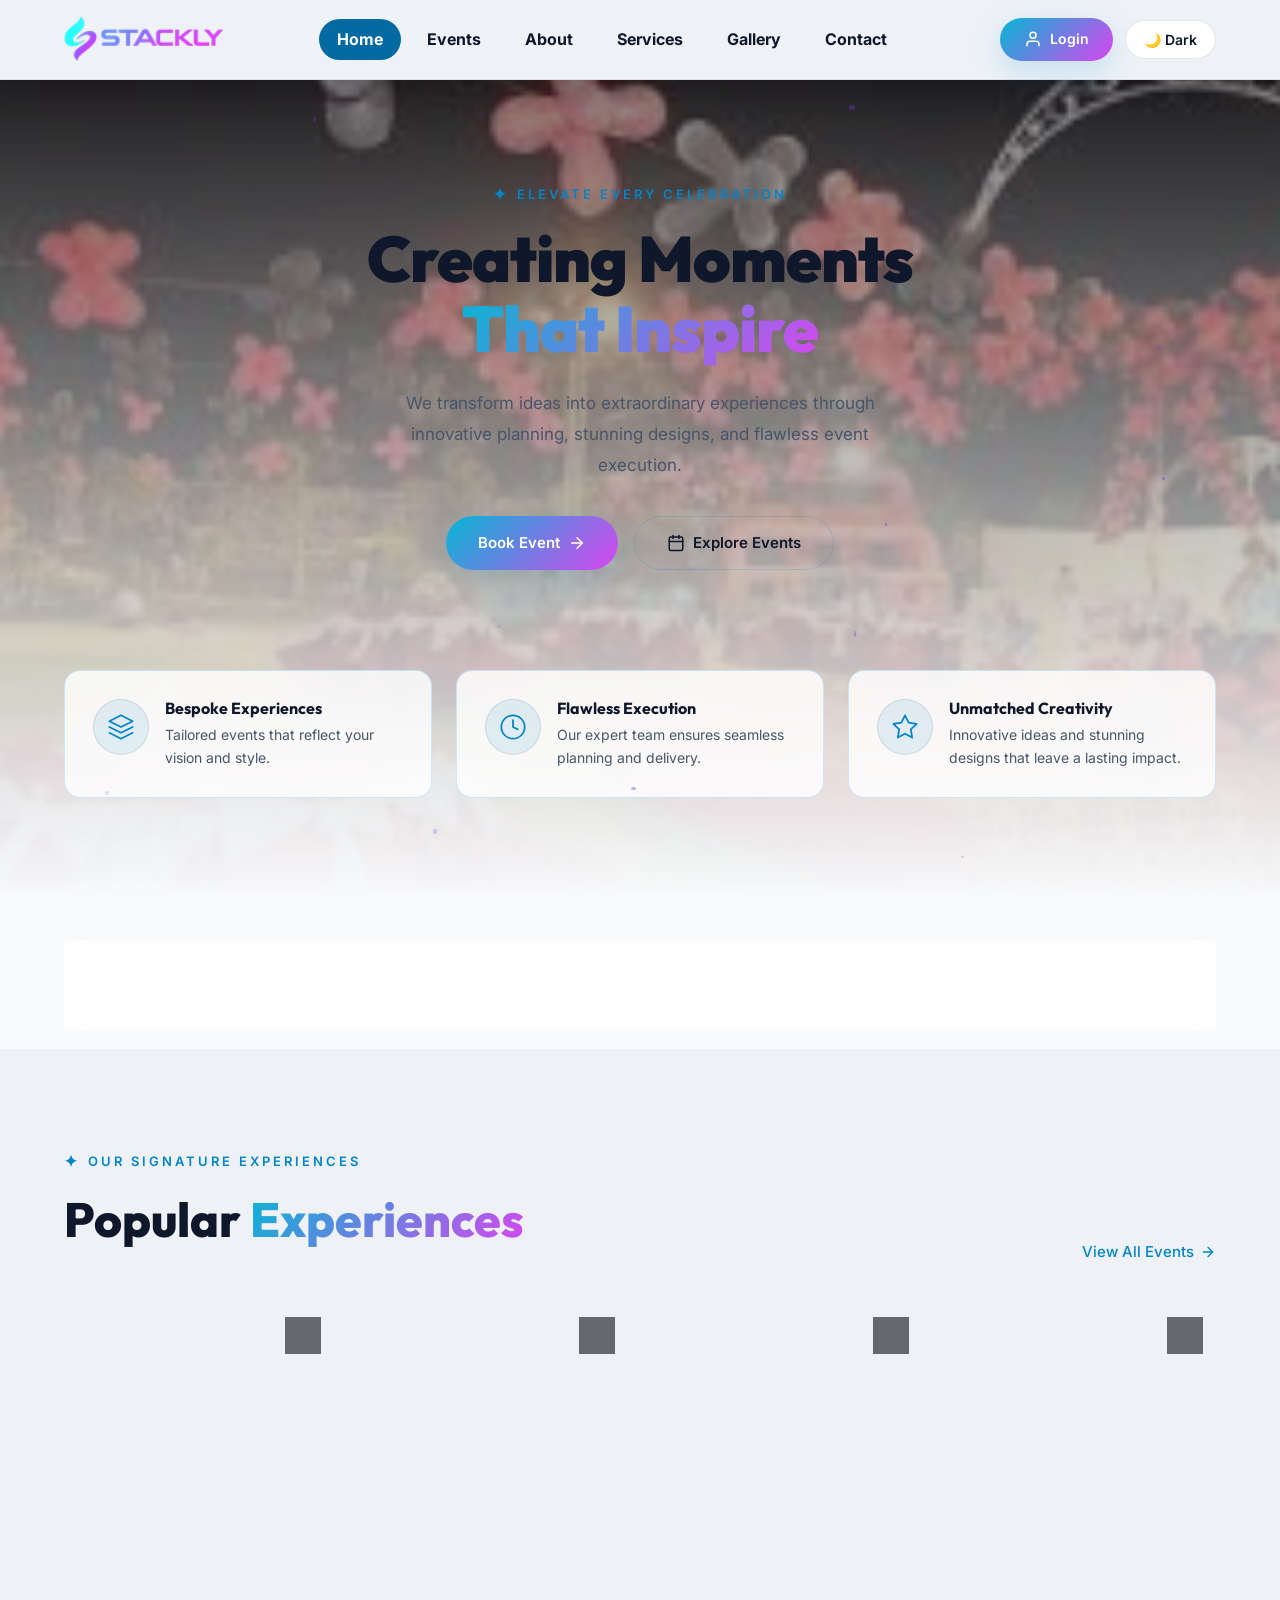
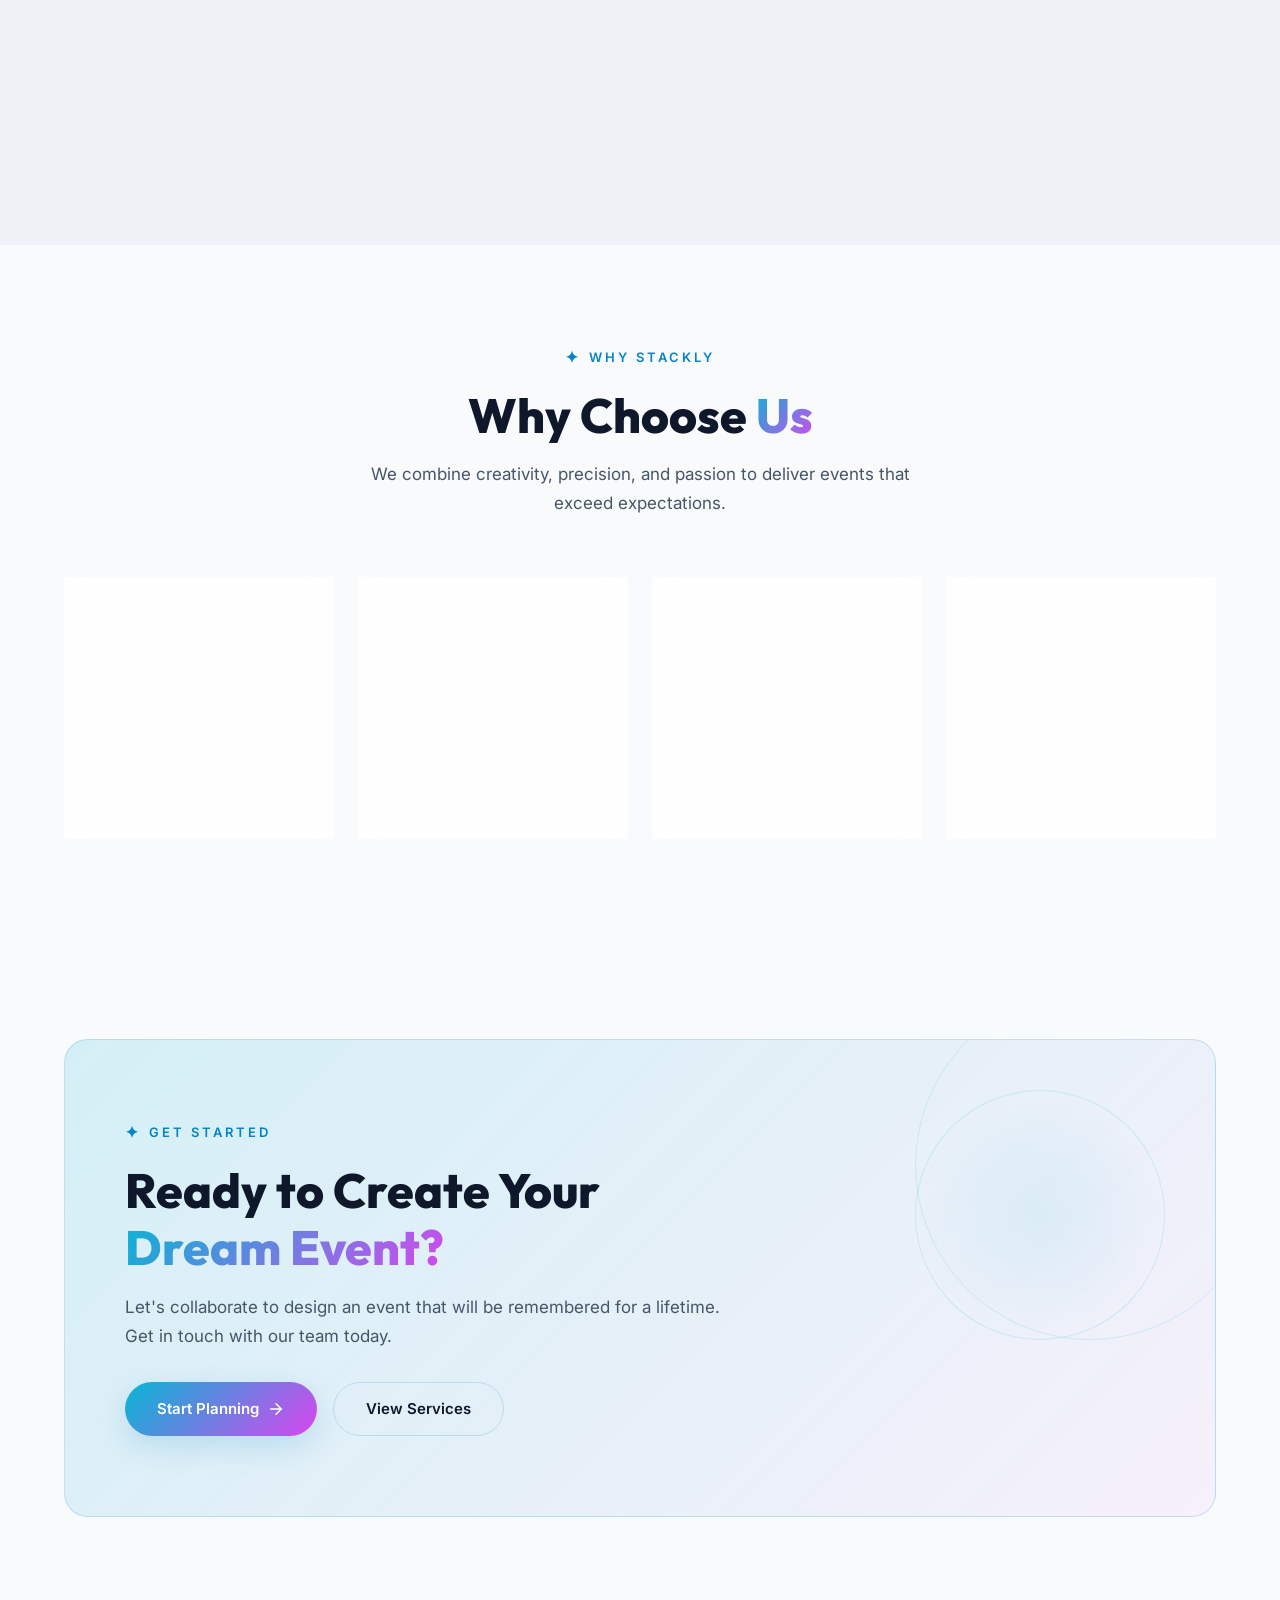
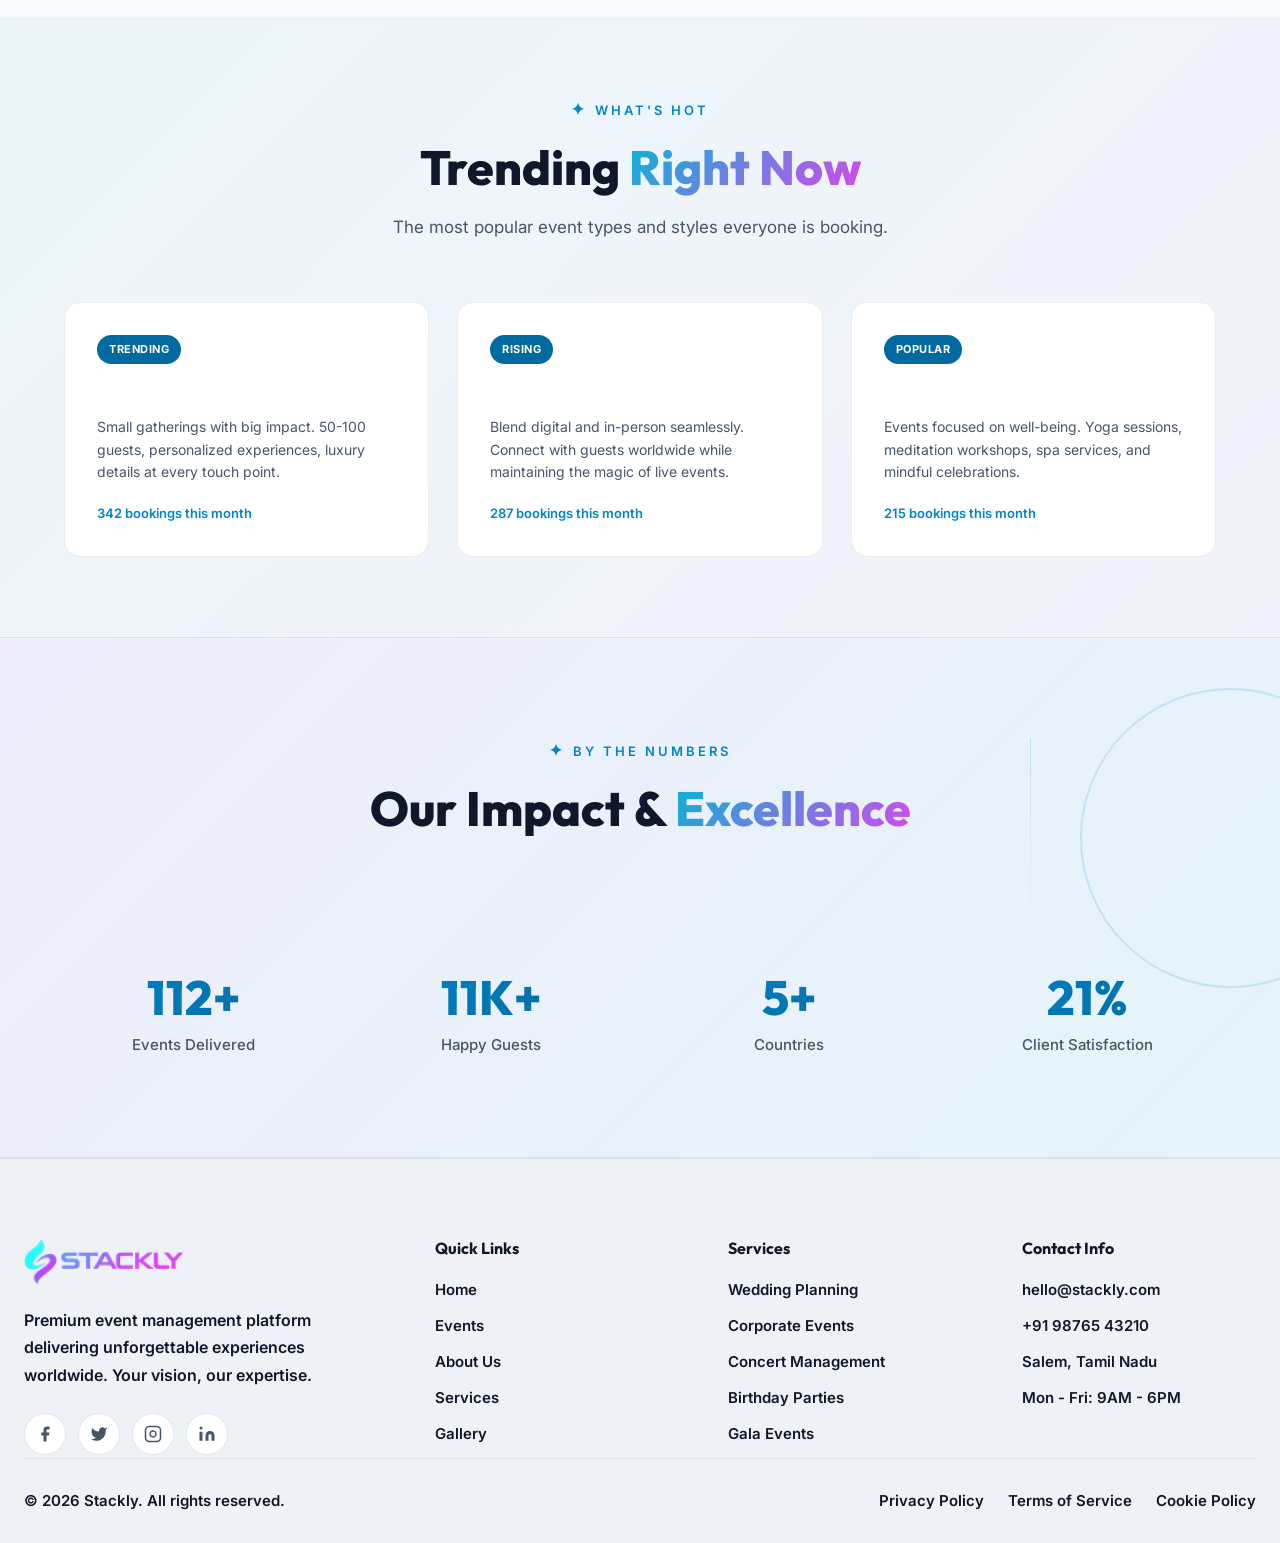
<file: index.html>
<!DOCTYPE html>
<html lang="en">
<head>
  <meta charset="UTF-8">
  <meta name="viewport" content="width=device-width, initial-scale=1.0">
  <meta name="description" content="Stackly - Premium Event Management. From dazzling weddings to groundbreaking corporate galas, we curate high-end, immersive occasions designed to captivate your audience.">
  <title>Stackly — Premium Event Management</title>
  <link rel="stylesheet" href="css/common.css">
  <link rel="stylesheet" href="css/index.css">
  <link rel="icon" type="image/webp" href="assets/logo.webp">
</head>
<body>
  <!-- ======== NAVBAR ======== -->
  <nav class="navbar" id="navbar">
    <div class="nav-container">
      <a href="index.html" class="nav-logo">
        <img src="assets/logo.webp" alt="Stackly Logo" class="logo-img">
      </a>

      <div class="nav-links" id="navLinks">
        <a href="index.html" class="active">Home</a>
        <a href="events.html">Events</a>
        <a href="about.html">About</a>
        <a href="services.html">Services</a>
        <a href="gallery.html">Gallery</a>
        <a href="contact.html">Contact</a>
        <a href="login.html" class="mobile-login">Login</a>
      </div>

      <div class="nav-right">
        <a href="login.html" class="btn-login">
          <svg viewBox="0 0 24 24" fill="none" stroke="currentColor" stroke-width="2" stroke-linecap="round" stroke-linejoin="round">
            <path d="M20 21v-2a4 4 0 0 0-4-4H8a4 4 0 0 0-4 4v2"/>
            <circle cx="12" cy="7" r="4"/>
          </svg>
          Login
        </a>
        <button class="menu-toggle" id="menuToggle" aria-label="Toggle menu">
          <span></span>
          <span></span>
          <span></span>
        </button>
      </div>
    </div>
  </nav>

  <div class="nav-overlay" id="navOverlay"></div>

  <!-- ======== HERO SECTION ======== -->
  <section class="hero" id="hero">
    <div class="hero-bg-image">
      <div class="slideshow-container">
        <div class="slide fade">
          <img src="assets/hero-slideshow-1.webp" alt="Premium Daytime Event">
        </div>
        <div class="slide fade">
          <img src="assets/hero-slideshow-2.webp" alt="Outdoor Celebration">
        </div>
        <div class="slide fade">
          <img src="assets/hero-slideshow-3.webp" alt="Wedding Reception">
        </div>
        <div class="slide fade">
          <img src="assets/hero-slideshow-4.webp" alt="Corporate Gathering">
        </div>
      </div>
      <div class="hero-overlay"></div>
    </div>
    <div class="hero-bg-effects">
      <div class="hero-particles" id="heroParticles"></div>
    </div>
    <div class="container hero-container">
      <div class="hero-content">
        <span class="section-label">
  <span class="star">✦</span>
  ELEVATE EVERY CELEBRATION
</span>

<h1 class="hero-title">
  Creating Moments<br>
  <span class="gradient-text">That Inspire</span>
</h1>

<p class="hero-description">
  We transform ideas into extraordinary experiences through innovative
  planning, stunning designs, and flawless event execution.
</p>
        <div class="hero-buttons">
          <a href="404.html" class="btn-primary">
            Book Event
            <svg width="18" height="18" viewBox="0 0 24 24" fill="none" stroke="currentColor" stroke-width="2" stroke-linecap="round" stroke-linejoin="round">
              <line x1="5" y1="12" x2="19" y2="12"/>
              <polyline points="12 5 19 12 12 19"/>
            </svg>
          </a>
          <a href="404.html" class="btn-secondary">
            <svg width="18" height="18" viewBox="0 0 24 24" fill="none" stroke="currentColor" stroke-width="2" stroke-linecap="round" stroke-linejoin="round">
              <rect x="3" y="4" width="18" height="18" rx="2" ry="2"/>
              <line x1="16" y1="2" x2="16" y2="6"/>
              <line x1="8" y1="2" x2="8" y2="6"/>
              <line x1="3" y1="10" x2="21" y2="10"/>
            </svg>
            Explore Events
          </a>
        </div>
      </div>
    </div>

    <!-- Feature Cards -->
    <div class="container">
      <div class="hero-features">
        <div class="feature-card glass-card animate-on-scroll">
          <div class="feature-icon">
            <svg width="28" height="28" viewBox="0 0 24 24" fill="none" stroke="currentColor" stroke-width="1.5" stroke-linecap="round" stroke-linejoin="round">
              <path d="M12 2L2 7l10 5 10-5-10-5z"/>
              <path d="M2 17l10 5 10-5"/>
              <path d="M2 12l10 5 10-5"/>
            </svg>
          </div>
          <div class="feature-text">
            <h3>Bespoke Experiences</h3>
            <p>Tailored events that reflect your vision and style.</p>
          </div>
        </div>
        <div class="feature-card glass-card animate-on-scroll">
          <div class="feature-icon">
            <svg width="28" height="28" viewBox="0 0 24 24" fill="none" stroke="currentColor" stroke-width="1.5" stroke-linecap="round" stroke-linejoin="round">
              <circle cx="12" cy="12" r="10"/>
              <polyline points="12 6 12 12 16 14"/>
            </svg>
          </div>
          <div class="feature-text">
            <h3>Flawless Execution</h3>
            <p>Our expert team ensures seamless planning and delivery.</p>
          </div>
        </div>
        <div class="feature-card glass-card animate-on-scroll">
          <div class="feature-icon">
            <svg width="28" height="28" viewBox="0 0 24 24" fill="none" stroke="currentColor" stroke-width="1.5" stroke-linecap="round" stroke-linejoin="round">
              <polygon points="12 2 15.09 8.26 22 9.27 17 14.14 18.18 21.02 12 17.77 5.82 21.02 7 14.14 2 9.27 8.91 8.26 12 2"/>
            </svg>
          </div>
          <div class="feature-text">
            <h3>Unmatched Creativity</h3>
            <p>Innovative ideas and stunning designs that leave a lasting impact.</p>
          </div>
        </div>
      </div>
    </div>
  </section>

  <!-- ======== SEARCH BAR ======== -->
  <section class="search-section">
    <div class="container">
      <div class="search-bar glass-card">
        <div class="search-field">
          <svg width="20" height="20" viewBox="0 0 24 24" fill="none" stroke="currentColor" stroke-width="2" stroke-linecap="round" stroke-linejoin="round">
            <circle cx="11" cy="11" r="8"/>
            <line x1="21" y1="21" x2="16.65" y2="16.65"/>
          </svg>
          <input type="text" id="searchInput" placeholder="Search events...">
        </div>
        <div class="search-field">
          <svg width="20" height="20" viewBox="0 0 24 24" fill="none" stroke="currentColor" stroke-width="2" stroke-linecap="round" stroke-linejoin="round">
            <rect x="3" y="4" width="18" height="18" rx="2" ry="2"/>
            <line x1="16" y1="2" x2="16" y2="6"/>
            <line x1="8" y1="2" x2="8" y2="6"/>
            <line x1="3" y1="10" x2="21" y2="10"/>
          </svg>
          <select id="categorySelect">
            <option value="">Choose Category</option>
            <option value="wedding">Wedding</option>
            <option value="corporate">Corporate</option>
            <option value="concert">Concert</option>
            <option value="conference">Conference</option>
            <option value="birthday">Birthday</option>
            <option value="gala">Gala</option>
          </select>
        </div>
        <div class="search-field">
          <svg width="20" height="20" viewBox="0 0 24 24" fill="none" stroke="currentColor" stroke-width="2" stroke-linecap="round" stroke-linejoin="round">
            <path d="M21 10c0 7-9 13-9 13s-9-6-9-13a9 9 0 0 1 18 0z"/>
            <circle cx="12" cy="10" r="3"/>
          </svg>
          <select id="locationSelect">
            <option value="">Choose Location</option>
            <option value="new-york">New York</option>
            <option value="los-angeles">Los Angeles</option>
            <option value="chicago">Chicago</option>
            <option value="miami">Miami</option>
            <option value="london">London</option>
          </select>
        </div>
        <button class="btn-primary search-btn" id="searchBtn">
          <svg width="18" height="18" viewBox="0 0 24 24" fill="none" stroke="currentColor" stroke-width="2" stroke-linecap="round" stroke-linejoin="round">
            <circle cx="11" cy="11" r="8"/>
            <line x1="21" y1="21" x2="16.65" y2="16.65"/>
          </svg>
          Find Events
        </button>
      </div>
    </div>
  </section>

  <!-- ======== FEATURED EVENTS ======== -->
  <section class="section featured-section" id="featuredEvents">
    <div class="container">
      <div class="section-top">
        <div>
          <span class="section-label"><span class="star">✦</span> OUR SIGNATURE EXPERIENCES</span>
            <h2 class="section-title">Popular <span>Experiences</span></h2>
        </div>
        <a href="events.html" class="view-all-link">
          View All Events
          <svg width="16" height="16" viewBox="0 0 24 24" fill="none" stroke="currentColor" stroke-width="2" stroke-linecap="round" stroke-linejoin="round">
            <line x1="5" y1="12" x2="19" y2="12"/>
            <polyline points="12 5 19 12 12 19"/>
          </svg>
        </a>
      </div>

      <div class="events-grid">
        <div class="event-card animate-on-scroll">
          <div class="event-image">
            <img src="assets/wedding-ceremony.webp" alt="Royal Wedding Ceremony">
            <div class="event-badge">Wedding</div>
            <button class="event-fav" aria-label="Add to favorites">
              <svg width="18" height="18" viewBox="0 0 24 24" fill="none" stroke="currentColor" stroke-width="2" stroke-linecap="round" stroke-linejoin="round">
                <path d="M20.84 4.61a5.5 5.5 0 0 0-7.78 0L12 5.67l-1.06-1.06a5.5 5.5 0 0 0-7.78 7.78l1.06 1.06L12 21.23l7.78-7.78 1.06-1.06a5.5 5.5 0 0 0 0-7.78z"/>
              </svg>
            </button>
          </div>
          <div class="event-content">
            <div class="event-meta">
              <span class="event-date">
                <svg width="14" height="14" viewBox="0 0 24 24" fill="none" stroke="currentColor" stroke-width="2"><rect x="3" y="4" width="18" height="18" rx="2"/><line x1="16" y1="2" x2="16" y2="6"/><line x1="8" y1="2" x2="8" y2="6"/><line x1="3" y1="10" x2="21" y2="10"/></svg>
                june 15, 2025
              </span>
              <span class="event-location">
                <svg width="14" height="14" viewBox="0 0 24 24" fill="none" stroke="currentColor" stroke-width="2"><path d="M21 10c0 7-9 13-9 13s-9-6-9-13a9 9 0 0 1 18 0z"/><circle cx="12" cy="10" r="3"/></svg>
                New York
              </span>
            </div>
            <h3 class="event-title">Luxury Destination Wedding</h3>
<p class="event-desc">
  Experience a magical wedding celebration in stunning locations with premium décor, personalized services, and unforgettable memories.
</p>
            <div class="event-footer">
              <span class="event-price">From $4,000</span>
              <a href="404.html" class="btn-small btn-primary">View Details</a>
            </div>
          </div>
        </div>

        <div class="event-card animate-on-scroll">
          <div class="event-image">
            <img src="assets/tech-summit.webp" alt="Tech Summit 2026">
            <div class="event-badge">Corporate</div>
            <button class="event-fav" aria-label="Add to favorites">
              <svg width="18" height="18" viewBox="0 0 24 24" fill="none" stroke="currentColor" stroke-width="2" stroke-linecap="round" stroke-linejoin="round">
                <path d="M20.84 4.61a5.5 5.5 0 0 0-7.78 0L12 5.67l-1.06-1.06a5.5 5.5 0 0 0-7.78 7.78l1.06 1.06L12 21.23l7.78-7.78 1.06-1.06a5.5 5.5 0 0 0 0-7.78z"/>
              </svg>
            </button>
          </div>
          <div class="event-content">
            <div class="event-meta">
              <span class="event-date">
                <svg width="14" height="14" viewBox="0 0 24 24" fill="none" stroke="currentColor" stroke-width="2"><rect x="3" y="4" width="18" height="18" rx="2"/><line x1="16" y1="2" x2="16" y2="6"/><line x1="8" y1="2" x2="8" y2="6"/><line x1="3" y1="10" x2="21" y2="10"/></svg>
                Jan 20, 2026
              </span>
              <span class="event-location">
                <svg width="14" height="14" viewBox="0 0 24 24" fill="none" stroke="currentColor" stroke-width="2"><path d="M21 10c0 7-9 13-9 13s-9-6-9-13a9 9 0 0 1 18 0z"/><circle cx="12" cy="10" r="3"/></svg>
                San Francisco
              </span>
            </div>
            <h3 class="event-title">Innovation Leadership Summit</h3>
            <p class="event-desc">Connect with industry leaders, discover emerging technologies, and explore the future of innovation.</p>
            <div class="event-footer">
              <span class="event-price">From $1,000</span>
              <a href="404.html" class="btn-small btn-primary">View Details</a>
            </div>
          </div>
        </div>

        <div class="event-card animate-on-scroll">
          <div class="event-image">
            <img src="assets/music-festival.webp" alt="Summer Music Festival">
            <div class="event-badge">Concert</div>
            <button class="event-fav" aria-label="Add to favorites">
              <svg width="18" height="18" viewBox="0 0 24 24" fill="none" stroke="currentColor" stroke-width="2" stroke-linecap="round" stroke-linejoin="round">
                <path d="M20.84 4.61a5.5 5.5 0 0 0-7.78 0L12 5.67l-1.06-1.06a5.5 5.5 0 0 0-7.78 7.78l1.06 1.06L12 21.23l7.78-7.78 1.06-1.06a5.5 5.5 0 0 0 0-7.78z"/>
              </svg>
            </button>
          </div>
          <div class="event-content">
            <div class="event-meta">
              <span class="event-date">
                <svg width="14" height="14" viewBox="0 0 24 24" fill="none" stroke="currentColor" stroke-width="2"><rect x="3" y="4" width="18" height="18" rx="2"/><line x1="16" y1="2" x2="16" y2="6"/><line x1="8" y1="2" x2="8" y2="6"/><line x1="3" y1="10" x2="21" y2="10"/></svg>
                Mar 10, 2027
              </span>
              <span class="event-location">
                <svg width="14" height="14" viewBox="0 0 24 24" fill="none" stroke="currentColor" stroke-width="2"><path d="M21 10c0 7-9 13-9 13s-9-6-9-13a9 9 0 0 1 18 0z"/><circle cx="12" cy="10" r="3"/></svg>
                Los Angeles
              </span>
            </div>
            <h3 class="event-title">Global Music Carnival</h3>
<p class="event-desc">Experience electrifying performances, vibrant entertainment, and unforgettable moments with top artists.</p>
            <div class="event-footer">
              <span class="event-price">From $1,150</span>
              <a href="404.html" class="btn-small btn-primary">View Details</a>
            </div>
          </div>
        </div>

        <div class="event-card animate-on-scroll">
          <div class="event-image">
            <img src="assets/charity-gala.webp" alt="Annual Charity Gala">
            <div class="event-badge">Gala</div>
            <button class="event-fav" aria-label="Add to favorites">
              <svg width="18" height="18" viewBox="0 0 24 24" fill="none" stroke="currentColor" stroke-width="2" stroke-linecap="round" stroke-linejoin="round">
                <path d="M20.84 4.61a5.5 5.5 0 0 0-7.78 0L12 5.67l-1.06-1.06a5.5 5.5 0 0 0-7.78 7.78l1.06 1.06L12 21.23l7.78-7.78 1.06-1.06a5.5 5.5 0 0 0 0-7.78z"/>
              </svg>
            </button>
          </div>
          <div class="event-content">
            <div class="event-meta">
              <span class="event-date">
                <svg width="14" height="14" viewBox="0 0 24 24" fill="none" stroke="currentColor" stroke-width="2"><rect x="3" y="4" width="18" height="18" rx="2"/><line x1="16" y1="2" x2="16" y2="6"/><line x1="8" y1="2" x2="8" y2="6"/><line x1="3" y1="10" x2="21" y2="10"/></svg>
                Feb 14, 2027
              </span>
              <span class="event-location">
                <svg width="14" height="14" viewBox="0 0 24 24" fill="none" stroke="currentColor" stroke-width="2"><path d="M21 10c0 7-9 13-9 13s-9-6-9-13a9 9 0 0 1 18 0z"/><circle cx="12" cy="10" r="3"/></svg>
                Miami
              </span>
            </div>
           <h3 class="event-title">Community Impact Awards</h3>
<p class="event-desc">Celebrate outstanding achievements and support transformative initiatives through a memorable gathering.</p>
            <div class="event-footer">
              <span class="event-price">From $3,500</span>
              <a href="404.html" class="btn-small btn-primary">View Details</a>
            </div>
          </div>
        </div>
      </div>
    </div>
  </section>

  <!-- ======== WHY CHOOSE US ======== -->
  <section class="section why-section" id="whyUs">
    <div class="container">
      <div class="section-header">
        <span class="section-label"><span class="star">✦</span> WHY STACKLY</span>
        <h2 class="section-title">Why Choose <span>Us</span></h2>
        <p class="section-subtitle">We combine creativity, precision, and passion to deliver events that exceed expectations.</p>
      </div>

      <div class="why-grid">
        <div class="why-card glass-card animate-on-scroll">
          <div class="why-number">01</div>
          <div class="why-icon">
            <svg width="32" height="32" viewBox="0 0 24 24" fill="none" stroke="currentColor" stroke-width="1.5" stroke-linecap="round" stroke-linejoin="round">
              <path d="M17 21v-2a4 4 0 0 0-4-4H5a4 4 0 0 0-4 4v2"/>
              <circle cx="9" cy="7" r="4"/>
              <path d="M23 21v-2a4 4 0 0 0-3-3.87"/>
              <path d="M16 3.13a4 4 0 0 1 0 7.75"/>
            </svg>
          </div>
          <h3>Expert Team</h3>
          <p>Our seasoned event planners bring years of industry expertise to every project.</p>
        </div>

        <div class="why-card glass-card animate-on-scroll">
          <div class="why-number">02</div>
          <div class="why-icon">
            <svg width="32" height="32" viewBox="0 0 24 24" fill="none" stroke="currentColor" stroke-width="1.5" stroke-linecap="round" stroke-linejoin="round">
              <path d="M12 22s8-4 8-10V5l-8-3-8 3v7c0 6 8 10 8 10z"/>
            </svg>
          </div>
          <h3>Trusted & Reliable</h3>
          <p>With a track record of 500+ successful events, your vision is in safe hands.</p>
        </div>

        <div class="why-card glass-card animate-on-scroll">
          <div class="why-number">03</div>
          <div class="why-icon">
            <svg width="32" height="32" viewBox="0 0 24 24" fill="none" stroke="currentColor" stroke-width="1.5" stroke-linecap="round" stroke-linejoin="round">
              <circle cx="12" cy="12" r="10"/>
              <path d="M8 14s1.5 2 4 2 4-2 4-2"/>
              <line x1="9" y1="9" x2="9.01" y2="9"/>
              <line x1="15" y1="9" x2="15.01" y2="9"/>
            </svg>
          </div>
          <h3>Client-Centric</h3>
          <p>Your satisfaction is our top priority — we listen, adapt, and deliver beyond expectations.</p>
        </div>

        <div class="why-card glass-card animate-on-scroll">
          <div class="why-number">04</div>
          <div class="why-icon">
            <svg width="32" height="32" viewBox="0 0 24 24" fill="none" stroke="currentColor" stroke-width="1.5" stroke-linecap="round" stroke-linejoin="round">
              <polyline points="23 6 13.5 15.5 8.5 10.5 1 18"/>
              <polyline points="17 6 23 6 23 12"/>
            </svg>
          </div>
          <h3>Scalable Solutions</h3>
          <p>From intimate gatherings to grand-scale galas, we handle events of every size.</p>
        </div>
      </div>
    </div>
  </section>

  <!-- ======== CTA SECTION ======== -->
  <section class="cta-section">
    <div class="container">
      <div class="cta-card">
        <div class="cta-content">
          <span class="section-label"><span class="star">✦</span> GET STARTED</span>
          <h2 class="section-title">Ready to Create Your <span>Dream Event?</span></h2>
          <p class="section-subtitle">Let's collaborate to design an event that will be remembered for a lifetime. Get in touch with our team today.</p>
          <div class="cta-buttons">
            <a href="404.html" class="btn-primary">
              Start Planning
              <svg width="18" height="18" viewBox="0 0 24 24" fill="none" stroke="currentColor" stroke-width="2" stroke-linecap="round" stroke-linejoin="round">
                <line x1="5" y1="12" x2="19" y2="12"/>
                <polyline points="12 5 19 12 12 19"/>
              </svg>
            </a>
            <a href="404.html" class="btn-secondary">View Services</a>
          </div>
        </div>
        <div class="cta-decoration">
          <div class="cta-circle"></div>
          <div class="cta-circle cta-circle-2"></div>
        </div>
      </div>
    </div>
  </section>

  <!-- ======== TRENDING EVENTS ======== -->
  <section class="section trending-section">
    <div class="container">
      <div class="section-header">
        <span class="section-label"><span class="star">✦</span> WHAT'S HOT</span>
        <h2 class="section-title">Trending <span>Right Now</span></h2>
        <p class="section-subtitle">The most popular event types and styles everyone is booking.</p>
      </div>
      <div class="trending-grid">
        <div class="trending-card animate-on-scroll">
          <div class="trending-badge">TRENDING</div>
          <h3>Intimate Micro-Events</h3>
          <p>Small gatherings with big impact. 50-100 guests, personalized experiences, luxury details at every touch point.</p>
          <div class="trending-stats">342 bookings this month</div>
        </div>
        <div class="trending-card animate-on-scroll">
          <div class="trending-badge">RISING</div>
          <h3>Hybrid Experiences</h3>
          <p>Blend digital and in-person seamlessly. Connect with guests worldwide while maintaining the magic of live events.</p>
          <div class="trending-stats">287 bookings this month</div>
        </div>
        <div class="trending-card animate-on-scroll">
          <div class="trending-badge">POPULAR</div>
          <h3>Wellness Retreats</h3>
          <p>Events focused on well-being. Yoga sessions, meditation workshops, spa services, and mindful celebrations.</p>
          <div class="trending-stats">215 bookings this month</div>
        </div>
      </div>
    </div>
  </section>

  <!-- ======== STATS ======== -->
  <section class="section stats-section">
    <div class="container">
      <div class="stats-content">
        <div class="section-header">
          <span class="section-label"><span class="star">✦</span> BY THE NUMBERS</span>
          <h2 class="section-title">Our Impact & <span>Excellence</span></h2>
        </div>
        <div class="stats-metrics">
          <div class="stat-metric animate-on-scroll">
            <div class="stat-number" data-target="500" data-suffix="+">0+</div>
            <p class="stat-label">Events Delivered</p>
          </div>
          <div class="stat-metric animate-on-scroll">
            <div class="stat-number" data-target="50000" data-suffix="+">0+</div>
            <p class="stat-label">Happy Guests</p>
          </div>
          <div class="stat-metric animate-on-scroll">
            <div class="stat-number" data-target="25" data-suffix="+">0+</div>
            <p class="stat-label">Countries</p>
          </div>
          <div class="stat-metric animate-on-scroll">
            <div class="stat-number" data-target="98" data-suffix="%">0%</div>
            <p class="stat-label">Client Satisfaction</p>
          </div>
        </div>
      </div>
      <div class="stats-decoration">
        <div class="decoration-circle"></div>
        <div class="decoration-line"></div>
      </div>
    </div>
  </section>

  <!-- ======== FOOTER ======== -->
  <footer class="footer">
    <div class="container">
      <div class="footer-grid">
        <div class="footer-brand">
          <a href="index.html" class="nav-logo">
            <img src="assets/logo.webp" alt="Stackly Logo" class="logo-img"></a>
          <p>Premium event management platform delivering unforgettable experiences worldwide. Your vision, our expertise.</p>
          <div class="footer-socials">
            <a href="404.html" aria-label="Facebook">
              <svg width="18" height="18" viewBox="0 0 24 24" fill="currentColor"><path d="M18 2h-3a5 5 0 0 0-5 5v3H7v4h3v8h4v-8h3l1-4h-4V7a1 1 0 0 1 1-1h3z"/></svg>
            </a>
            <a href="404.html" aria-label="Twitter">
              <svg width="18" height="18" viewBox="0 0 24 24" fill="currentColor"><path d="M23 3a10.9 10.9 0 0 1-3.14 1.53 4.48 4.48 0 0 0-7.86 3v1A10.66 10.66 0 0 1 3 4s-4 9 5 13a11.64 11.64 0 0 1-7 2c9 5 20 0 20-11.5a4.5 4.5 0 0 0-.08-.83A7.72 7.72 0 0 0 23 3z"/></svg>
            </a>
            <a href="404.html" aria-label="Instagram">
              <svg width="18" height="18" viewBox="0 0 24 24" fill="none" stroke="currentColor" stroke-width="2"><rect x="2" y="2" width="20" height="20" rx="5" ry="5"/><path d="M16 11.37A4 4 0 1 1 12.63 8 4 4 0 0 1 16 11.37z"/><line x1="17.5" y1="6.5" x2="17.51" y2="6.5"/></svg>
            </a>
            <a href="404.html" aria-label="LinkedIn">
              <svg width="18" height="18" viewBox="0 0 24 24" fill="currentColor"><path d="M16 8a6 6 0 0 1 6 6v7h-4v-7a2 2 0 0 0-2-2 2 2 0 0 0-2 2v7h-4v-7a6 6 0 0 1 6-6z"/><rect x="2" y="9" width="4" height="12"/><circle cx="4" cy="4" r="2"/></svg>
            </a>
          </div>
        </div>
        <div class="footer-column">
          <h4>Quick Links</h4>
          <ul>
            <li><a href="index.html">Home</a></li>
            <li><a href="events.html">Events</a></li>
            <li><a href="about.html">About Us</a></li>
            <li><a href="services.html">Services</a></li>
            <li><a href="gallery.html">Gallery</a></li>
          </ul>
        </div>
        <div class="footer-column">
          <h4>Services</h4>
          <ul>
            <li><a href="services.html">Wedding Planning</a></li>
            <li><a href="services.html">Corporate Events</a></li>
            <li><a href="services.html">Concert Management</a></li>
            <li><a href="services.html">Birthday Parties</a></li>
            <li><a href="services.html">Gala Events</a></li>
          </ul>
        </div>
        <div class="footer-column">
          <h4>Contact Info</h4>
          <ul>
            <li>hello@stackly.com</li>
            <li>+91 98765 43210</li>
            <li>Salem, Tamil Nadu</li>
            <li>Mon - Fri: 9AM - 6PM</li>
          </ul>
        </div>
      </div>
      <div class="footer-bottom">
        <p>&copy; 2026 Stackly. All rights reserved.</p>
        <div class="footer-bottom-links">
          <a href="404.html">Privacy Policy</a>
          <a href="404.html">Terms of Service</a>
          <a href="404.html">Cookie Policy</a>
        </div>
      </div>
    </div>
  </footer>

  <!-- Back to Top -->
  <button class="back-to-top" id="backToTop" aria-label="Back to top">
    <svg width="20" height="20" viewBox="0 0 24 24" fill="none" stroke="currentColor" stroke-width="2.5" stroke-linecap="round" stroke-linejoin="round">
      <polyline points="18 15 12 9 6 15"/>
    </svg>
  </button>

  <script src="js/script.js"></script>
  <script>
    // Index-specific: Stats counter animation
    document.addEventListener('DOMContentLoaded', () => {
      const statNumbers = document.querySelectorAll('.stat-number');
      const statsObserver = new IntersectionObserver((entries) => {
        entries.forEach(entry => {
          if (entry.isIntersecting) {
            const el = entry.target;
            const target = parseInt(el.dataset.target);
            const suffix = el.dataset.suffix || '';
            animateCounter(el, target, 2000);
            el.dataset.suffix = suffix;
            statsObserver.unobserve(el);
          }
        });
      }, { threshold: 0.5 });

      statNumbers.forEach(el => statsObserver.observe(el));

      // Hero particles
      createParticles(document.getElementById('heroParticles'), 15);

      // Search button
      document.getElementById('searchBtn')?.addEventListener('click', () => {
        const query = document.getElementById('searchInput').value;
        const category = document.getElementById('categorySelect').value;
        const location = document.getElementById('locationSelect').value;
        
        if (!query && !category && !location) {
          showToast('Please enter a search term or select a filter');
          return;
        }
        window.location.href = `events.html?search=${encodeURIComponent(query)}&category=${category}&location=${location}`;
      });

      // Favorite buttons
      document.querySelectorAll('.event-fav').forEach(btn => {
        btn.addEventListener('click', () => {
          btn.classList.toggle('active');
          const isFav = btn.classList.contains('active');
          if (isFav) {
            btn.querySelector('svg').setAttribute('fill', 'var(--accent-light)');
            showToast('Added to favorites ♥');
          } else {
            btn.querySelector('svg').setAttribute('fill', 'none');
            showToast('Removed from favorites');
          }
        });
      });
    });
  </script>
</body>
</html>
</file>
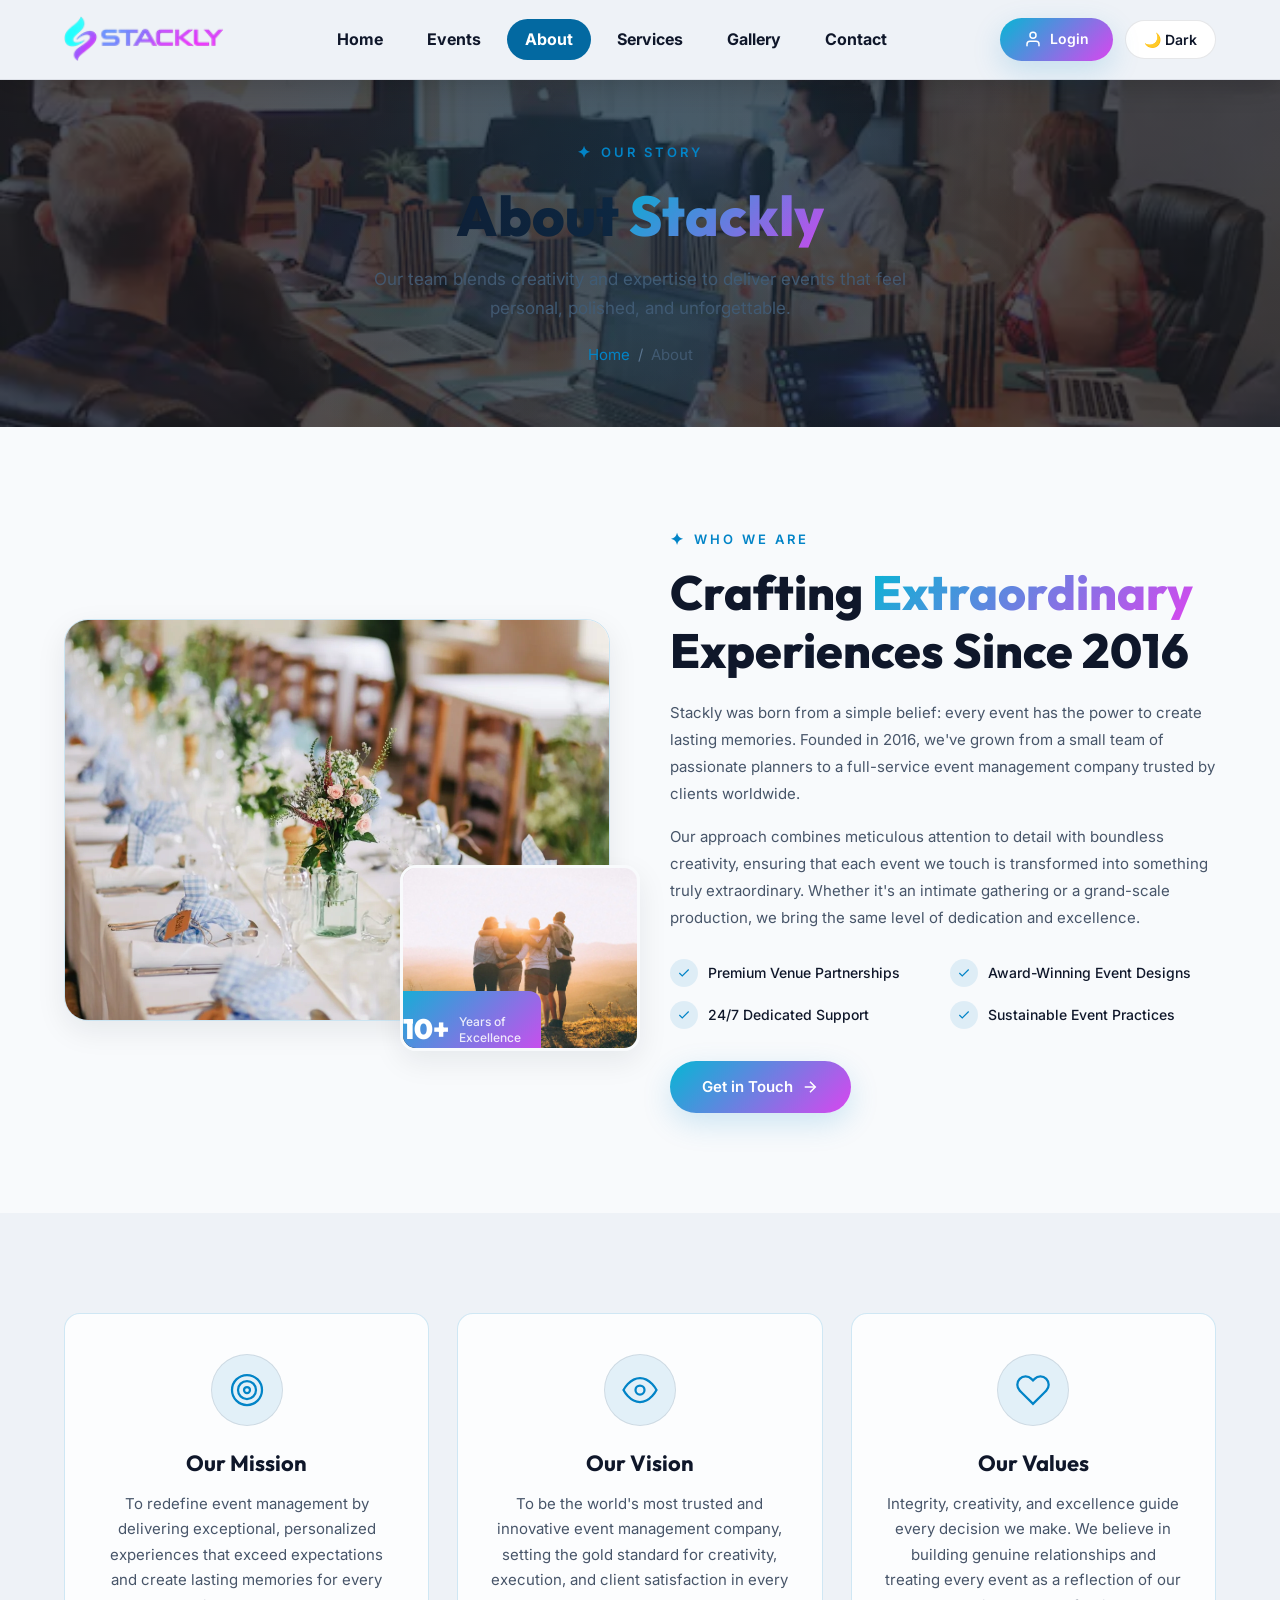
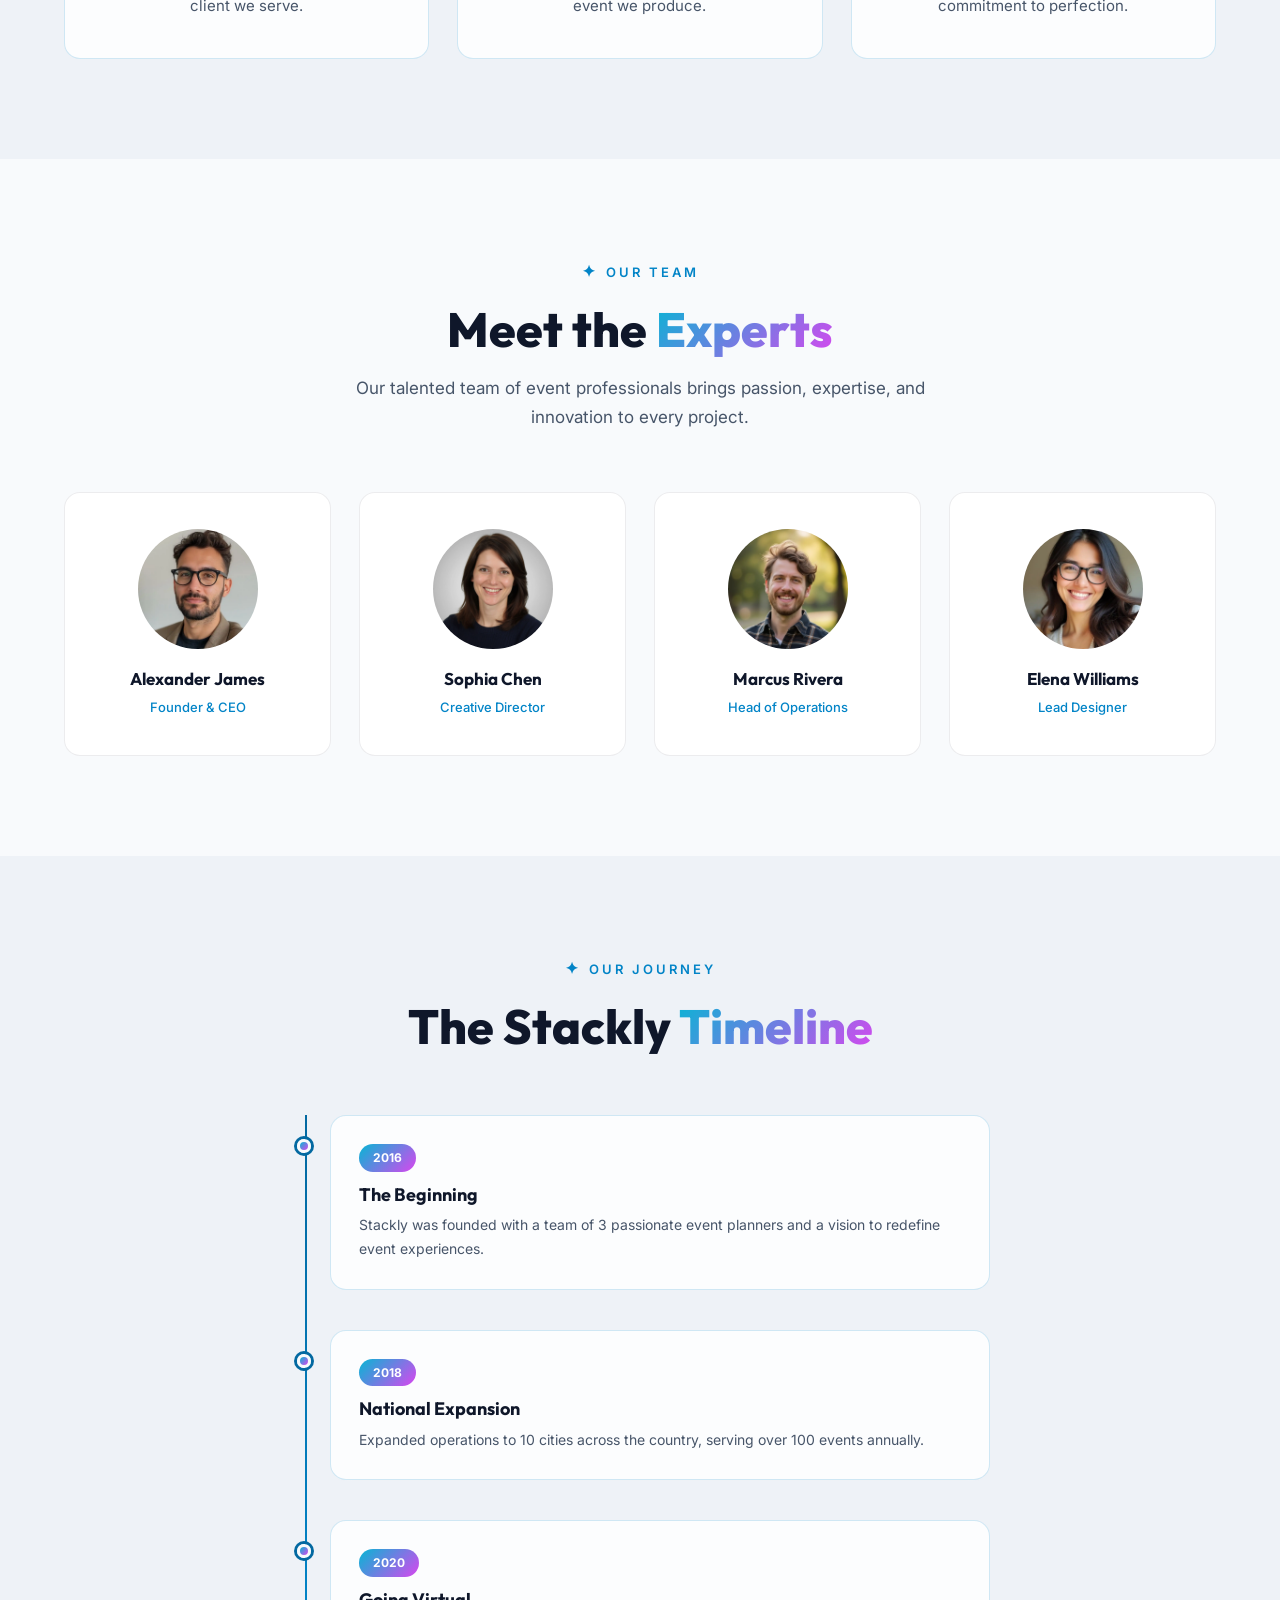
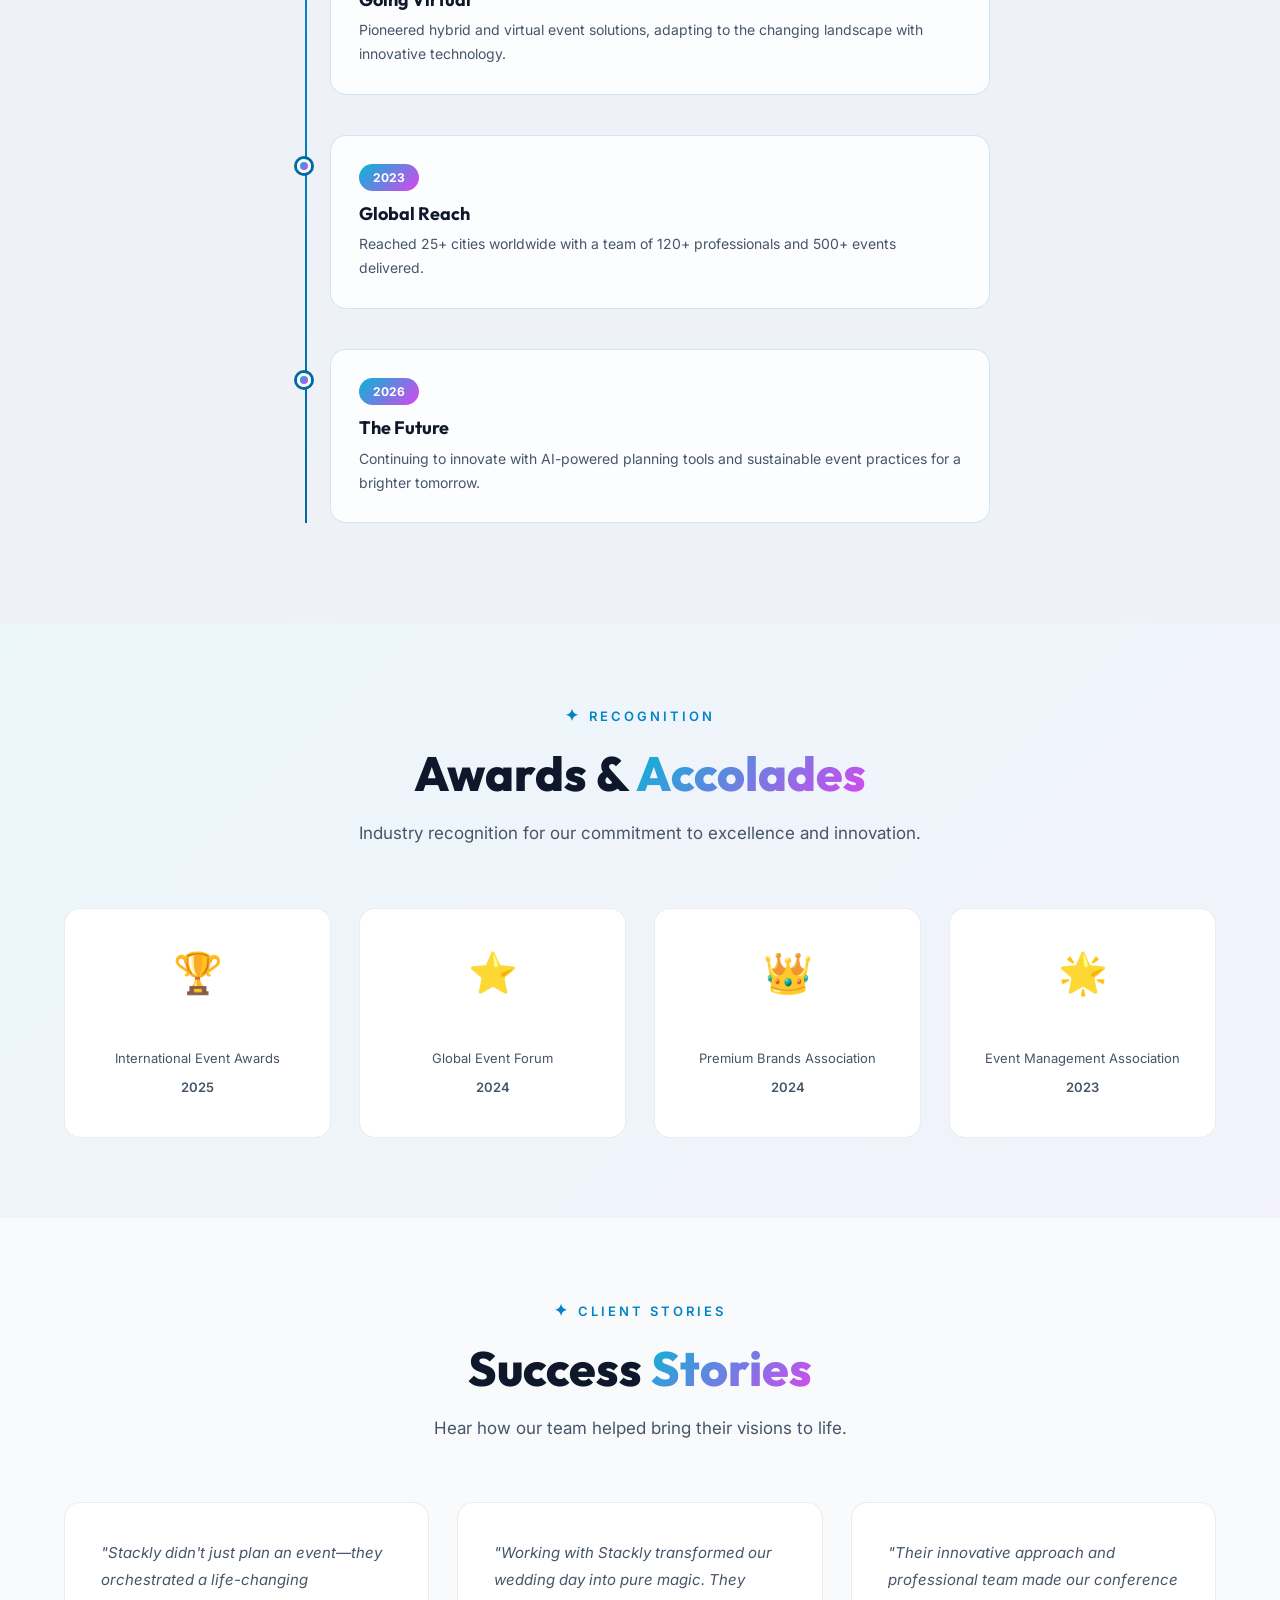
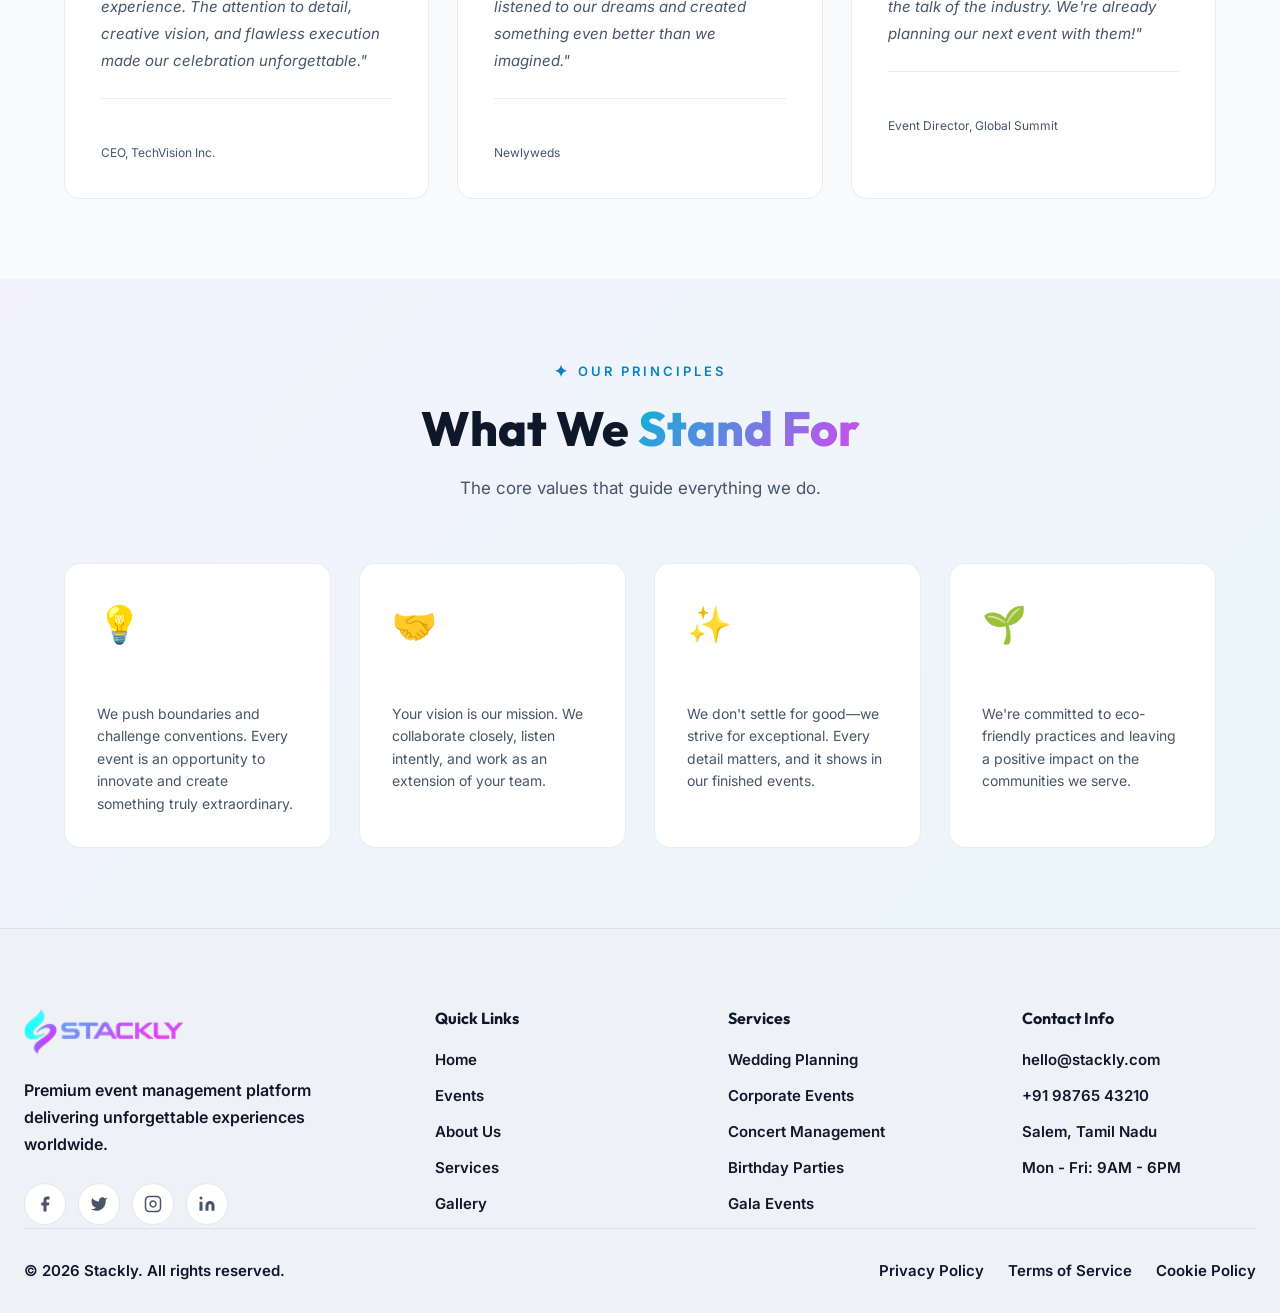
<file: about.html>
<!DOCTYPE html>
<html lang="en">
<head>
  <meta charset="UTF-8">
  <meta name="viewport" content="width=device-width, initial-scale=1.0">
  <meta name="description" content="Learn about Stackly — a premium event management company dedicated to creating unforgettable experiences.">
  <title>About Us — Stackly</title>
  <link rel="stylesheet" href="css/common.css">
  <link rel="stylesheet" href="css/about.css">
  <link rel="icon" type="image/webp" href="assets/logo.webp">
</head>
<body>

  <!-- ======== NAVBAR ======== -->
  <nav class="navbar" id="navbar">
    <div class="nav-container">
      <a href="index.html" class="nav-logo">
        <img src="assets/logo.webp" alt="Stackly Logo" class="logo-img"></a>
      <div class="nav-links" id="navLinks">
        <a href="index.html">Home</a>
        <a href="events.html">Events</a>
        <a href="about.html" class="active">About</a>
        <a href="services.html">Services</a>
        <a href="gallery.html">Gallery</a>
        <a href="contact.html">Contact</a>
        <a href="login.html" class="mobile-login">Login</a>
      </div>
      <div class="nav-right">
        <a href="login.html" class="btn-login">
          <svg viewBox="0 0 24 24" fill="none" stroke="currentColor" stroke-width="2" stroke-linecap="round" stroke-linejoin="round"><path d="M20 21v-2a4 4 0 0 0-4-4H8a4 4 0 0 0-4 4v2"/><circle cx="12" cy="7" r="4"/></svg>
          Login
        </a>
        <button class="menu-toggle" id="menuToggle" aria-label="Toggle menu"><span></span><span></span><span></span></button>
      </div>
    </div>
  </nav>
  <div class="nav-overlay" id="navOverlay"></div>

  <!-- ======== PAGE HERO ======== -->
  <section class="page-hero">
    <div class="container">
      <span class="section-label"><span class="star">✦</span> OUR STORY</span>
      <h1 class="section-title">About <span>Stackly</span></h1>
      <p class="section-subtitle" style="margin: 0 auto;">Our team blends creativity and expertise to deliver events that feel personal, polished, and unforgettable.</p>
      <div class="breadcrumb">
        <a href="index.html">Home</a>
        <span class="separator">/</span>
        <span>About</span>
      </div>
    </div>
  </section>

  <!-- ======== ABOUT STORY ======== -->
  <section class="section about-story">
    <div class="container">
      <div class="story-grid">
        <div class="story-images animate-on-scroll">
          <div class="story-img-main">
            <img src="assets/event-daytime-10.webp" alt="Stackly Event Team">
          </div>
          <div class="story-img-accent">
            <img src="assets/event-daytime-11.webp" alt="Event Planning">
            <div class="experience-badge">
              <span class="exp-number">10+</span>
              <span class="exp-text">Years of<br>Excellence</span>
            </div>
          </div>
        </div>
        <div class="story-content animate-on-scroll">
          <span class="section-label"><span class="star">✦</span> WHO WE ARE</span>
          <h2 class="section-title">Crafting <span>Extraordinary</span> Experiences Since 2016</h2>
          <p>Stackly was born from a simple belief: every event has the power to create lasting memories. Founded in 2016, we've grown from a small team of passionate planners to a full-service event management company trusted by clients worldwide.</p>
          <p>Our approach combines meticulous attention to detail with boundless creativity, ensuring that each event we touch is transformed into something truly extraordinary. Whether it's an intimate gathering or a grand-scale production, we bring the same level of dedication and excellence.</p>
          <div class="story-highlights">
            <div class="highlight-item">
              <div class="highlight-icon">
                <svg width="24" height="24" viewBox="0 0 24 24" fill="none" stroke="currentColor" stroke-width="2"><polyline points="20 6 9 17 4 12"/></svg>
              </div>
              <span>Premium Venue Partnerships</span>
            </div>
            <div class="highlight-item">
              <div class="highlight-icon">
                <svg width="24" height="24" viewBox="0 0 24 24" fill="none" stroke="currentColor" stroke-width="2"><polyline points="20 6 9 17 4 12"/></svg>
              </div>
              <span>Award-Winning Event Designs</span>
            </div>
            <div class="highlight-item">
              <div class="highlight-icon">
                <svg width="24" height="24" viewBox="0 0 24 24" fill="none" stroke="currentColor" stroke-width="2"><polyline points="20 6 9 17 4 12"/></svg>
              </div>
              <span>24/7 Dedicated Support</span>
            </div>
            <div class="highlight-item">
              <div class="highlight-icon">
                <svg width="24" height="24" viewBox="0 0 24 24" fill="none" stroke="currentColor" stroke-width="2"><polyline points="20 6 9 17 4 12"/></svg>
              </div>
              <span>Sustainable Event Practices</span>
            </div>
          </div>
          <a href="contact.html" class="btn-primary">
            Get in Touch
            <svg width="18" height="18" viewBox="0 0 24 24" fill="none" stroke="currentColor" stroke-width="2"><line x1="5" y1="12" x2="19" y2="12"/><polyline points="12 5 19 12 12 19"/></svg>
          </a>
        </div>
      </div>
    </div>
  </section>

  <!-- ======== MISSION & VISION ======== -->
  <section class="section mission-section">
    <div class="container">
      <div class="mission-grid">
        <div class="mission-card glass-card animate-on-scroll">
          <div class="mission-icon">
            <svg width="36" height="36" viewBox="0 0 24 24" fill="none" stroke="currentColor" stroke-width="1.5">
              <circle cx="12" cy="12" r="10"/>
              <circle cx="12" cy="12" r="6"/>
              <circle cx="12" cy="12" r="2"/>
            </svg>
          </div>
          <h3>Our Mission</h3>
          <p>To redefine event management by delivering exceptional, personalized experiences that exceed expectations and create lasting memories for every client we serve.</p>
        </div>
        <div class="mission-card glass-card animate-on-scroll">
          <div class="mission-icon">
            <svg width="36" height="36" viewBox="0 0 24 24" fill="none" stroke="currentColor" stroke-width="1.5">
              <path d="M1 12s4-8 11-8 11 8 11 8-4 8-11 8-11-8-11-8z"/>
              <circle cx="12" cy="12" r="3"/>
            </svg>
          </div>
          <h3>Our Vision</h3>
          <p>To be the world's most trusted and innovative event management company, setting the gold standard for creativity, execution, and client satisfaction in every event we produce.</p>
        </div>
        <div class="mission-card glass-card animate-on-scroll">
          <div class="mission-icon">
            <svg width="36" height="36" viewBox="0 0 24 24" fill="none" stroke="currentColor" stroke-width="1.5">
              <path d="M20.84 4.61a5.5 5.5 0 0 0-7.78 0L12 5.67l-1.06-1.06a5.5 5.5 0 0 0-7.78 7.78l1.06 1.06L12 21.23l7.78-7.78 1.06-1.06a5.5 5.5 0 0 0 0-7.78z"/>
            </svg>
          </div>
          <h3>Our Values</h3>
          <p>Integrity, creativity, and excellence guide every decision we make. We believe in building genuine relationships and treating every event as a reflection of our commitment to perfection.</p>
        </div>
      </div>
    </div>
  </section>

  <!-- ======== TEAM ======== -->
  <section class="section team-section">
    <div class="container">
      <div class="section-header">
        <span class="section-label"><span class="star">✦</span> OUR TEAM</span>
        <h2 class="section-title">Meet the <span>Experts</span></h2>
        <p class="section-subtitle">Our talented team of event professionals brings passion, expertise, and innovation to every project.</p>
      </div>

      <div class="team-grid">
        <div class="team-card animate-on-scroll">
          <div class="team-avatar">
            <div class="avatar-placeholder"><img src="assets/a3.webp"></div>
            <div class="team-social">
              <a href="404.html" aria-label="LinkedIn"><svg width="16" height="16" viewBox="0 0 24 24" fill="currentColor"><path d="M16 8a6 6 0 0 1 6 6v7h-4v-7a2 2 0 0 0-2-2 2 2 0 0 0-2 2v7h-4v-7a6 6 0 0 1 6-6z"/><rect x="2" y="9" width="4" height="12"/><circle cx="4" cy="4" r="2"/></svg></a>
              <a href="404.html" aria-label="Twitter"><svg width="16" height="16" viewBox="0 0 24 24" fill="currentColor"><path d="M23 3a10.9 10.9 0 0 1-3.14 1.53 4.48 4.48 0 0 0-7.86 3v1A10.66 10.66 0 0 1 3 4s-4 9 5 13a11.64 11.64 0 0 1-7 2c9 5 20 0 20-11.5a4.5 4.5 0 0 0-.08-.83A7.72 7.72 0 0 0 23 3z"/></svg></a>
            </div>
          </div>
          <h4>Alexander James</h4>
          <span>Founder & CEO</span>
        </div>

        <div class="team-card animate-on-scroll">
          <div class="team-avatar">
            <div class="avatar-placeholder"><img src="assets/a1.webp"></div>
            <div class="team-social">
              <a href="404.html" aria-label="LinkedIn"><svg width="16" height="16" viewBox="0 0 24 24" fill="currentColor"><path d="M16 8a6 6 0 0 1 6 6v7h-4v-7a2 2 0 0 0-2-2 2 2 0 0 0-2 2v7h-4v-7a6 6 0 0 1 6-6z"/><rect x="2" y="9" width="4" height="12"/><circle cx="4" cy="4" r="2"/></svg></a>
              <a href="404.html" aria-label="Twitter"><svg width="16" height="16" viewBox="0 0 24 24" fill="currentColor"><path d="M23 3a10.9 10.9 0 0 1-3.14 1.53 4.48 4.48 0 0 0-7.86 3v1A10.66 10.66 0 0 1 3 4s-4 9 5 13a11.64 11.64 0 0 1-7 2c9 5 20 0 20-11.5a4.5 4.5 0 0 0-.08-.83A7.72 7.72 0 0 0 23 3z"/></svg></a>
            </div>
          </div>
          <h4>Sophia Chen</h4>
          <span>Creative Director</span>
        </div>

        <div class="team-card animate-on-scroll">
          <div class="team-avatar">
            <div class="avatar-placeholder"><img src="assets/a4.webp"></div>
            <div class="team-social">
              <a href="404.html" aria-label="LinkedIn"><svg width="16" height="16" viewBox="0 0 24 24" fill="currentColor"><path d="M16 8a6 6 0 0 1 6 6v7h-4v-7a2 2 0 0 0-2-2 2 2 0 0 0-2 2v7h-4v-7a6 6 0 0 1 6-6z"/><rect x="2" y="9" width="4" height="12"/><circle cx="4" cy="4" r="2"/></svg></a>
              <a href="404.html" aria-label="Twitter"><svg width="16" height="16" viewBox="0 0 24 24" fill="currentColor"><path d="M23 3a10.9 10.9 0 0 1-3.14 1.53 4.48 4.48 0 0 0-7.86 3v1A10.66 10.66 0 0 1 3 4s-4 9 5 13a11.64 11.64 0 0 1-7 2c9 5 20 0 20-11.5a4.5 4.5 0 0 0-.08-.83A7.72 7.72 0 0 0 23 3z"/></svg></a>
            </div>
          </div>
          <h4>Marcus Rivera</h4>
          <span>Head of Operations</span>
        </div>

        <div class="team-card animate-on-scroll">
          <div class="team-avatar">
            <div class="avatar-placeholder"><img src="assets/a2.webp"></div>
            <div class="team-social">
              <a href="404.html" aria-label="LinkedIn"><svg width="16" height="16" viewBox="0 0 24 24" fill="currentColor"><path d="M16 8a6 6 0 0 1 6 6v7h-4v-7a2 2 0 0 0-2-2 2 2 0 0 0-2 2v7h-4v-7a6 6 0 0 1 6-6z"/><rect x="2" y="9" width="4" height="12"/><circle cx="4" cy="4" r="2"/></svg></a>
              <a href="404.html" aria-label="Twitter"><svg width="16" height="16" viewBox="0 0 24 24" fill="currentColor"><path d="M23 3a10.9 10.9 0 0 1-3.14 1.53 4.48 4.48 0 0 0-7.86 3v1A10.66 10.66 0 0 1 3 4s-4 9 5 13a11.64 11.64 0 0 1-7 2c9 5 20 0 20-11.5a4.5 4.5 0 0 0-.08-.83A7.72 7.72 0 0 0 23 3z"/></svg></a>
            </div>
          </div>
          <h4>Elena Williams</h4>
          <span>Lead Designer</span>
        </div>
      </div>
    </div>
  </section>

  <!-- ======== TIMELINE ======== -->
  <section class="section timeline-section">
    <div class="container">
      <div class="section-header">
        <span class="section-label"><span class="star">✦</span> OUR JOURNEY</span>
        <h2 class="section-title">The Stackly <span>Timeline</span></h2>
      </div>

      <div class="timeline">
        <div class="timeline-item animate-on-scroll">
          <div class="timeline-dot"></div>
          <div class="timeline-content glass-card">
            <span class="timeline-year">2016</span>
            <h4>The Beginning</h4>
            <p>Stackly was founded with a team of 3 passionate event planners and a vision to redefine event experiences.</p>
          </div>
        </div>
        <div class="timeline-item animate-on-scroll">
          <div class="timeline-dot"></div>
          <div class="timeline-content glass-card">
            <span class="timeline-year">2018</span>
            <h4>National Expansion</h4>
            <p>Expanded operations to 10 cities across the country, serving over 100 events annually.</p>
          </div>
        </div>
        <div class="timeline-item animate-on-scroll">
          <div class="timeline-dot"></div>
          <div class="timeline-content glass-card">
            <span class="timeline-year">2020</span>
            <h4>Going Virtual</h4>
            <p>Pioneered hybrid and virtual event solutions, adapting to the changing landscape with innovative technology.</p>
          </div>
        </div>
        <div class="timeline-item animate-on-scroll">
          <div class="timeline-dot"></div>
          <div class="timeline-content glass-card">
            <span class="timeline-year">2023</span>
            <h4>Global Reach</h4>
            <p>Reached 25+ cities worldwide with a team of 120+ professionals and 500+ events delivered.</p>
          </div>
        </div>
        <div class="timeline-item animate-on-scroll">
          <div class="timeline-dot"></div>
          <div class="timeline-content glass-card">
            <span class="timeline-year">2026</span>
            <h4>The Future</h4>
            <p>Continuing to innovate with AI-powered planning tools and sustainable event practices for a brighter tomorrow.</p>
          </div>
        </div>
      </div>
    </div>
  </section>

  <!-- ======== AWARDS & RECOGNITION ======== -->
  <section class="section awards-section">
    <div class="container">
      <div class="section-header">
        <span class="section-label"><span class="star">✦</span> RECOGNITION</span>
        <h2 class="section-title">Awards & <span>Accolades</span></h2>
        <p class="section-subtitle">Industry recognition for our commitment to excellence and innovation.</p>
      </div>
      <div class="awards-grid">
        <div class="award-card animate-on-scroll">
          <div class="award-icon">🏆</div>
          <h4>Best Event Planner 2025</h4>
          <p>International Event Awards</p>
          <p class="award-year">2025</p>
        </div>
        <div class="award-card animate-on-scroll">
          <div class="award-icon">⭐</div>
          <h4>Innovation in Events</h4>
          <p>Global Event Forum</p>
          <p class="award-year">2024</p>
        </div>
        <div class="award-card animate-on-scroll">
          <div class="award-icon">👑</div>
          <h4>Luxury Event Company</h4>
          <p>Premium Brands Association</p>
          <p class="award-year">2024</p>
        </div>
        <div class="award-card animate-on-scroll">
          <div class="award-icon">🌟</div>
          <h4>Customer Choice Award</h4>
          <p>Event Management Association</p>
          <p class="award-year">2023</p>
        </div>
      </div>
    </div>
  </section>

  <!-- ======== CLIENT TESTIMONIALS ======== -->
  <section class="section client-testimonials-section">
    <div class="container">
      <div class="section-header">
        <span class="section-label"><span class="star">✦</span> CLIENT STORIES</span>
        <h2 class="section-title">Success <span>Stories</span></h2>
        <p class="section-subtitle">Hear how our team helped bring their visions to life.</p>
      </div>
      <div class="testimonials-carousel">
        <div class="testimonial-card-featured animate-on-scroll">
          <p class="testimonial-quote">"Stackly didn't just plan an event—they orchestrated a life-changing experience. The attention to detail, creative vision, and flawless execution made our celebration unforgettable."</p>
          <div class="testimonial-footer">
            <h5>David Chang</h5>
            <p>CEO, TechVision Inc.</p>
          </div>
        </div>
        <div class="testimonial-card-featured animate-on-scroll">
          <p class="testimonial-quote">"Working with Stackly transformed our wedding day into pure magic. They listened to our dreams and created something even better than we imagined."</p>
          <div class="testimonial-footer">
            <h5>Jessica & James</h5>
            <p>Newlyweds</p>
          </div>
        </div>
        <div class="testimonial-card-featured animate-on-scroll">
          <p class="testimonial-quote">"Their innovative approach and professional team made our conference the talk of the industry. We're already planning our next event with them!"</p>
          <div class="testimonial-footer">
            <h5>Robert Martinez</h5>
            <p>Event Director, Global Summit</p>
          </div>
        </div>
      </div>
    </div>
  </section>

  <!-- ======== COMPANY VALUES ======== -->
  <section class="section values-section">
    <div class="container">
      <div class="section-header">
        <span class="section-label"><span class="star">✦</span> OUR PRINCIPLES</span>
        <h2 class="section-title">What We <span>Stand For</span></h2>
        <p class="section-subtitle">The core values that guide everything we do.</p>
      </div>
      <div class="values-grid">
        <div class="value-card animate-on-scroll">
          <div class="value-icon">💡</div>
          <h4>Creativity First</h4>
          <p>We push boundaries and challenge conventions. Every event is an opportunity to innovate and create something truly extraordinary.</p>
        </div>
        <div class="value-card animate-on-scroll">
          <div class="value-icon">🤝</div>
          <h4>Client Partnership</h4>
          <p>Your vision is our mission. We collaborate closely, listen intently, and work as an extension of your team.</p>
        </div>
        <div class="value-card animate-on-scroll">
          <div class="value-icon">✨</div>
          <h4>Excellence</h4>
          <p>We don't settle for good—we strive for exceptional. Every detail matters, and it shows in our finished events.</p>
        </div>
        <div class="value-card animate-on-scroll">
          <div class="value-icon">🌱</div>
          <h4>Sustainability</h4>
          <p>We're committed to eco-friendly practices and leaving a positive impact on the communities we serve.</p>
        </div>
      </div>
    </div>
  </section>

  <!-- ======== FOOTER ======== -->
  <footer class="footer">
    <div class="container">
      <div class="footer-grid">
        <div class="footer-brand">
          <a href="index.html" class="nav-logo">
            <img src="assets/logo.webp" alt="Stackly Logo" class="logo-img"></a>
          <p>Premium event management platform delivering unforgettable experiences worldwide.</p>
          <div class="footer-socials">
            <a href="404.html" aria-label="Facebook"><svg width="18" height="18" viewBox="0 0 24 24" fill="currentColor"><path d="M18 2h-3a5 5 0 0 0-5 5v3H7v4h3v8h4v-8h3l1-4h-4V7a1 1 0 0 1 1-1h3z"/></svg></a>
            <a href="404.html" aria-label="Twitter"><svg width="18" height="18" viewBox="0 0 24 24" fill="currentColor"><path d="M23 3a10.9 10.9 0 0 1-3.14 1.53 4.48 4.48 0 0 0-7.86 3v1A10.66 10.66 0 0 1 3 4s-4 9 5 13a11.64 11.64 0 0 1-7 2c9 5 20 0 20-11.5a4.5 4.5 0 0 0-.08-.83A7.72 7.72 0 0 0 23 3z"/></svg></a>
            <a href="404.html" aria-label="Instagram"><svg width="18" height="18" viewBox="0 0 24 24" fill="none" stroke="currentColor" stroke-width="2"><rect x="2" y="2" width="20" height="20" rx="5" ry="5"/><path d="M16 11.37A4 4 0 1 1 12.63 8 4 4 0 0 1 16 11.37z"/><line x1="17.5" y1="6.5" x2="17.51" y2="6.5"/></svg></a>
            <a href="404.html" aria-label="LinkedIn"><svg width="18" height="18" viewBox="0 0 24 24" fill="currentColor"><path d="M16 8a6 6 0 0 1 6 6v7h-4v-7a2 2 0 0 0-2-2 2 2 0 0 0-2 2v7h-4v-7a6 6 0 0 1 6-6z"/><rect x="2" y="9" width="4" height="12"/><circle cx="4" cy="4" r="2"/></svg></a>
          </div>
        </div>
        <div class="footer-column">
          <h4>Quick Links</h4>
          <ul>
            <li><a href="index.html">Home</a></li>
            <li><a href="events.html">Events</a></li>
            <li><a href="about.html">About Us</a></li>
            <li><a href="services.html">Services</a></li>
            <li><a href="gallery.html">Gallery</a></li>
          </ul>
        </div>
        <div class="footer-column">
          <h4>Services</h4>
          <ul>
            <li><a href="services.html">Wedding Planning</a></li>
            <li><a href="services.html">Corporate Events</a></li>
            <li><a href="services.html">Concert Management</a></li>
            <li><a href="services.html">Birthday Parties</a></li>
            <li><a href="services.html">Gala Events</a></li>
          </ul>
        </div>
        <div class="footer-column">
          <h4>Contact Info</h4>
          <ul>
            <li>hello@stackly.com</li>
            <li>+91 98765 43210</li>
            <li>Salem, Tamil Nadu</li>
            <li>Mon - Fri: 9AM - 6PM</li>
          </ul>
        </div>
      </div>
      <div class="footer-bottom">
        <p>&copy; 2026 Stackly. All rights reserved.</p>
        <div class="footer-bottom-links">
          <a href="404.html">Privacy Policy</a>
          <a href="404.html">Terms of Service</a>
          <a href="404.html">Cookie Policy</a>
        </div>
      </div>
    </div>
  </footer>

  <button class="back-to-top" id="backToTop" aria-label="Back to top">
    <svg width="20" height="20" viewBox="0 0 24 24" fill="none" stroke="currentColor" stroke-width="2.5"><polyline points="18 15 12 9 6 15"/></svg>
  </button>

  <script src="js/script.js"></script>
</body>
</html>
</file>
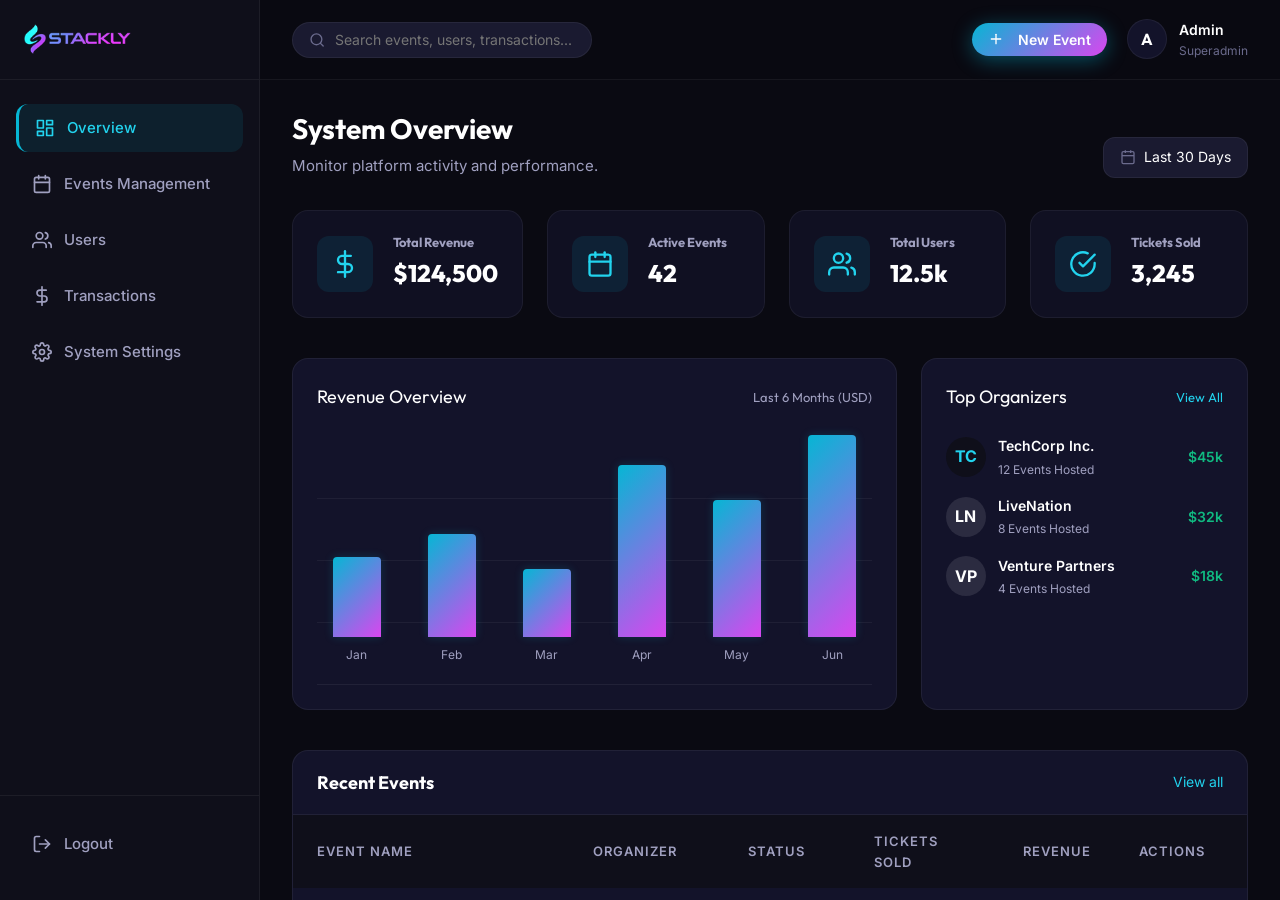
<file: admindashboard.html>
<!DOCTYPE html>
<html lang="en">
<head>
  <meta charset="UTF-8">
  <meta name="viewport" content="width=device-width, initial-scale=1.0">
  <title>Admin Dashboard | Stackly</title>
  <link rel="stylesheet" href="css/common.css">
  <link rel="stylesheet" href="css/admindashboard.css">
  <link rel="icon" type="image/webp" href="assets/logo.webp">
</head>
<body class="dashboard-body">

  <!-- Sidebar -->
  <aside class="sidebar" id="sidebar">
    <div class="sidebar-header">
      <a href="index.html" class="sidebar-logo">
        <img src="assets/logo.webp" alt="Stackly Logo" class="logo-img">
      </a>
      <button class="sidebar-close-btn" id="sidebarClose">
        <svg viewBox="0 0 24 24" fill="none" stroke="currentColor" stroke-width="2"><line x1="18" y1="6" x2="6" y2="18"/><line x1="6" y1="6" x2="18" y2="18"/></svg>
      </button>
    </div>
    
    <nav class="sidebar-nav">
      <a href="#" class="nav-item active" data-target="overview">
        <svg viewBox="0 0 24 24" fill="none" stroke="currentColor" stroke-width="2" stroke-linecap="round" stroke-linejoin="round"><rect x="3" y="3" width="7" height="9"/><rect x="14" y="3" width="7" height="5"/><rect x="14" y="12" width="7" height="9"/><rect x="3" y="16" width="7" height="5"/></svg>
        Overview
      </a>
      <a href="#" class="nav-item" data-target="events">
        <svg viewBox="0 0 24 24" fill="none" stroke="currentColor" stroke-width="2" stroke-linecap="round" stroke-linejoin="round"><rect x="3" y="4" width="18" height="18" rx="2" ry="2"/><line x1="16" y1="2" x2="16" y2="6"/><line x1="8" y1="2" x2="8" y2="6"/><line x1="3" y1="10" x2="21" y2="10"/></svg>
        Events Management
      </a>
      <a href="#" class="nav-item" data-target="users">
        <svg viewBox="0 0 24 24" fill="none" stroke="currentColor" stroke-width="2" stroke-linecap="round" stroke-linejoin="round"><path d="M17 21v-2a4 4 0 0 0-4-4H5a4 4 0 0 0-4 4v2"/><circle cx="9" cy="7" r="4"/><path d="M23 21v-2a4 4 0 0 0-3-3.87"/><path d="M16 3.13a4 4 0 0 1 0 7.75"/></svg>
        Users
      </a>
      <a href="#" class="nav-item" data-target="transactions">
        <svg viewBox="0 0 24 24" fill="none" stroke="currentColor" stroke-width="2" stroke-linecap="round" stroke-linejoin="round"><line x1="12" y1="1" x2="12" y2="23"/><path d="M17 5H9.5a3.5 3.5 0 0 0 0 7h5a3.5 3.5 0 0 1 0 7H6"/></svg>
        Transactions
      </a>
      <a href="#" class="nav-item" data-target="settings">
        <svg viewBox="0 0 24 24" fill="none" stroke="currentColor" stroke-width="2" stroke-linecap="round" stroke-linejoin="round"><circle cx="12" cy="12" r="3"/><path d="M19.4 15a1.65 1.65 0 0 0 .33 1.82l.06.06a2 2 0 0 1 0 2.83 2 2 0 0 1-2.83 0l-.06-.06a1.65 1.65 0 0 0-1.82-.33 1.65 1.65 0 0 0-1 1.51V21a2 2 0 0 1-2 2 2 2 0 0 1-2-2v-.09A1.65 1.65 0 0 0 9 19.4a1.65 1.65 0 0 0-1.82.33l-.06.06a2 2 0 0 1-2.83 0 2 2 0 0 1 0-2.83l.06-.06a1.65 1.65 0 0 0 .33-1.82 1.65 1.65 0 0 0-1.51-1H3a2 2 0 0 1-2-2 2 2 0 0 1 2-2h.09A1.65 1.65 0 0 0 4.6 9a1.65 1.65 0 0 0-.33-1.82l-.06-.06a2 2 0 0 1 0-2.83 2 2 0 0 1 2.83 0l.06.06a1.65 1.65 0 0 0 1.82.33H9a1.65 1.65 0 0 0 1-1.51V3a2 2 0 0 1 2-2 2 2 0 0 1 2 2v.09a1.65 1.65 0 0 0 1 1.51 1.65 1.65 0 0 0 1.82-.33l.06-.06a2 2 0 0 1 2.83 0 2 2 0 0 1 0 2.83l-.06.06a1.65 1.65 0 0 0-.33 1.82V9a1.65 1.65 0 0 0 1.51 1H21a2 2 0 0 1 2 2 2 2 0 0 1-2 2h-.09a1.65 1.65 0 0 0-1.51 1z"/></svg>
        System Settings
      </a>
    </nav>
    
    <div class="sidebar-footer">
      <a href="login.html" class="nav-item">
        <svg viewBox="0 0 24 24" fill="none" stroke="currentColor" stroke-width="2" stroke-linecap="round" stroke-linejoin="round"><path d="M9 21H5a2 2 0 0 1-2-2V5a2 2 0 0 1 2-2h4"/><polyline points="16 17 21 12 16 7"/><line x1="21" y1="12" x2="9" y2="12"/></svg>
        Logout
      </a>
    </div>
  </aside>

  <!-- Sidebar Overlay -->
  <div class="sidebar-overlay" id="sidebarOverlay"></div>

  <!-- Main Content -->
  <main class="main-content">
    
    <!-- Topbar -->
    <header class="topbar">
      <div class="topbar-left">
        <button class="menu-toggle-btn" id="menuToggle">
          <svg viewBox="0 0 24 24" fill="none" stroke="currentColor" stroke-width="2"><line x1="3" y1="12" x2="21" y2="12"/><line x1="3" y1="6" x2="21" y2="6"/><line x1="3" y1="18" x2="21" y2="18"/></svg>
        </button>
        <div class="search-box">
          <svg viewBox="0 0 24 24" fill="none" stroke="currentColor" stroke-width="2" stroke-linecap="round" stroke-linejoin="round"><circle cx="11" cy="11" r="8"/><line x1="21" y1="21" x2="16.65" y2="16.65"/></svg>
          <input type="text" placeholder="Search events, users, transactions...">
        </div>
      </div>
      
      <div class="topbar-right">
        <a href="404.html"><button class="btn-primary">
          <svg viewBox="0 0 24 24" fill="none" stroke="currentColor" stroke-width="2" stroke-linecap="round" stroke-linejoin="round" style="width: 16px; height: 16px; margin-right: 6px;"><line x1="12" y1="5" x2="12" y2="19"/><line x1="5" y1="12" x2="19" y2="12"/></svg>
          New Event
        </button></a>
        <div class="user-profile">
          <div class="avatar" id="userAvatar" style="background: var(--bg-card); color: var(--text-primary); border: 1px solid var(--border-light);">A</div>
          <div class="user-info">
            <span class="user-name" id="userNameDisplay">Admin</span>
            <span class="user-role">Superadmin</span>
          </div>
        </div>
      </div>
    </header>

    <!-- Dashboard Area -->
    <div class="dashboard-area">
      <!-- Overview Tab -->
      <div id="overview" class="tab-content active">
        <div class="dashboard-header">
          <div>
            <h1 class="dashboard-title">System Overview</h1>
            <p class="dashboard-subtitle">Monitor platform activity and performance.</p>
          </div>
          <div class="date-filter">
            <svg viewBox="0 0 24 24" fill="none" stroke="currentColor" stroke-width="2"><rect x="3" y="4" width="18" height="18" rx="2" ry="2"/><line x1="16" y1="2" x2="16" y2="6"/><line x1="8" y1="2" x2="8" y2="6"/><line x1="3" y1="10" x2="21" y2="10"/></svg>
            Last 30 Days
          </div>
        </div>

        <!-- Stats -->
        <div class="stats-grid animate-entry delay-1">
          <div class="stat-card">
            <div class="stat-icon">
              <svg viewBox="0 0 24 24" fill="none" stroke="currentColor" stroke-width="2" stroke-linecap="round" stroke-linejoin="round"><line x1="12" y1="1" x2="12" y2="23"/><path d="M17 5H9.5a3.5 3.5 0 0 0 0 7h5a3.5 3.5 0 0 1 0 7H6"/></svg>
            </div>
            <div class="stat-details">
              <h4>Total Revenue</h4>
              <div class="value">$124,500</div>
            </div>
          </div>
          <div class="stat-card">
            <div class="stat-icon">
              <svg viewBox="0 0 24 24" fill="none" stroke="currentColor" stroke-width="2" stroke-linecap="round" stroke-linejoin="round"><rect x="3" y="4" width="18" height="18" rx="2" ry="2"/><line x1="16" y1="2" x2="16" y2="6"/><line x1="8" y1="2" x2="8" y2="6"/><line x1="3" y1="10" x2="21" y2="10"/></svg>
            </div>
            <div class="stat-details">
              <h4>Active Events</h4>
              <div class="value">42</div>
            </div>
          </div>
          <div class="stat-card">
            <div class="stat-icon">
              <svg viewBox="0 0 24 24" fill="none" stroke="currentColor" stroke-width="2" stroke-linecap="round" stroke-linejoin="round"><path d="M17 21v-2a4 4 0 0 0-4-4H5a4 4 0 0 0-4 4v2"/><circle cx="9" cy="7" r="4"/><path d="M23 21v-2a4 4 0 0 0-3-3.87"/><path d="M16 3.13a4 4 0 0 1 0 7.75"/></svg>
            </div>
            <div class="stat-details">
              <h4>Total Users</h4>
              <div class="value">12.5k</div>
            </div>
          </div>
          <div class="stat-card">
            <div class="stat-icon">
              <svg viewBox="0 0 24 24" fill="none" stroke="currentColor" stroke-width="2" stroke-linecap="round" stroke-linejoin="round"><path d="M22 11.08V12a10.01 10.01 0 1 1-5.93-9.14"/><polyline points="22 4 12 14.01 9 11.01"/></svg>
            </div>
            <div class="stat-details">
              <h4>Tickets Sold</h4>
              <div class="value">3,245</div>
            </div>
          </div>
        </div>

        <!-- Dashboard Layout Row (Graph + Organizers) -->
        <div class="dashboard-row animate-entry delay-2">
          <!-- Revenue Bar Graph -->
          <div class="dashboard-card col-2">
            <div class="dashboard-card-title">
              <span>Revenue Overview</span>
              <span style="font-size: 13px; color: var(--text-secondary); font-weight: normal;">Last 6 Months (USD)</span>
            </div>
            <div class="bar-graph-container">
              <div class="grid-line-75"></div>
              
              <div class="bar-wrapper">
                <div class="bar" style="height: 35%;"></div>
                <span class="bar-label">Jan</span>
                <div class="bar-value-tooltip">$14,500</div>
              </div>
              <div class="bar-wrapper">
                <div class="bar" style="height: 45%;"></div>
                <span class="bar-label">Feb</span>
                <div class="bar-value-tooltip">$18,200</div>
              </div>
              <div class="bar-wrapper">
                <div class="bar" style="height: 30%;"></div>
                <span class="bar-label">Mar</span>
                <div class="bar-value-tooltip">$12,400</div>
              </div>
              <div class="bar-wrapper">
                <div class="bar" style="height: 75%;"></div>
                <span class="bar-label">Apr</span>
                <div class="bar-value-tooltip">$28,900</div>
              </div>
              <div class="bar-wrapper">
                <div class="bar" style="height: 60%;"></div>
                <span class="bar-label">May</span>
                <div class="bar-value-tooltip">$24,100</div>
              </div>
              <div class="bar-wrapper">
                <div class="bar" style="height: 100%;"></div>
                <span class="bar-label">Jun</span>
                <div class="bar-value-tooltip">$35,000</div>
              </div>
            </div>
          </div>

          <!-- Top Organizers List -->
          <div class="dashboard-card">
            <div class="dashboard-card-title">
              <span>Top Organizers</span>
              <a href="404.html" style="font-size: 13px; color: var(--accent-light); font-weight: normal;">View All</a>
            </div>
            <div class="organizer-list">
              <div class="organizer-item">
                <div class="organizer-avatar">TC</div>
                <div class="organizer-info">
                  <div class="organizer-name">TechCorp Inc.</div>
                  <div class="organizer-events">12 Events Hosted</div>
                </div>
                <div class="organizer-revenue">$45k</div>
              </div>
              <div class="organizer-item">
                <div class="organizer-avatar" style="color: #fff; background: rgba(255,255,255,0.1);">LN</div>
                <div class="organizer-info">
                  <div class="organizer-name">LiveNation</div>
                  <div class="organizer-events">8 Events Hosted</div>
                </div>
                <div class="organizer-revenue">$32k</div>
              </div>
              <div class="organizer-item">
                <div class="organizer-avatar" style="color: #fff; background: rgba(255,255,255,0.1);">VP</div>
                <div class="organizer-info">
                  <div class="organizer-name">Venture Partners</div>
                  <div class="organizer-events">4 Events Hosted</div>
                </div>
                <div class="organizer-revenue">$18k</div>
              </div>
            </div>
          </div>
        </div>

        <!-- Recent Events Table -->
        <div class="table-container animate-entry delay-3">
          <div class="table-header">
            <h3>Recent Events</h3>
            <a href="404.html" style="color: var(--accent-light); text-decoration: none; font-size: 14px;">View all</a>
          </div>
          <div class="table-wrapper">
            <table class="admin-table">
              <thead>
                <tr>
                  <th>Event Name</th>
                  <th>Organizer</th>
                  <th>Status</th>
                  <th>Tickets Sold</th>
                  <th>Revenue</th>
                  <th>Actions</th>
                </tr>
              </thead>
              <tbody>
                <tr>
                  <td>
                    <div class="event-cell">
                      <img src="assets/tech-summit.webp" alt="Event">
                      <div>
                        <span class="name">Global Tech Summit 2026</span>
                        <span class="date">Oct 15 - 17, 2026</span>
                      </div>
                    </div>
                  </td>
                  <td>TechCorp Inc.</td>
                  <td><span class="status-badge status-active">Active</span></td>
                  <td>1,245 / 2,000</td>
                  <td>$45,000</td>
                  <td>
                    <div class="action-btns">
                      <a href="404.html" class="action-btn" title="Edit"><svg viewBox="0 0 24 24" fill="none" stroke="currentColor" stroke-width="2"><path d="M11 4H4a2 2 0 0 0-2 2v14a2 2 0 0 0 2 2h14a2 2 0 0 0 2-2v-7"/><path d="M18.5 2.5a2.121 2.121 0 0 1 3 3L12 15l-4 1 1-4 9.5-9.5z"/></svg></a>
                      <a href="404.html" class="action-btn" title="Delete"><svg viewBox="0 0 24 24" fill="none" stroke="currentColor" stroke-width="2"><polyline points="3 6 5 6 21 6"/><path d="M19 6v14a2 2 0 0 1-2 2H7a2 2 0 0 1-2-2V6m3 0V4a2 2 0 0 1 2-2h4a2 2 0 0 1 2 2v2"/></svg></a>
                    </div>
                  </td>
                </tr>
                <tr>
                  <td>
                    <div class="event-cell">
                      <img src="assets/electronic-music.webp" alt="Event">
                      <div>
                        <span class="name">Neon Nights Music Festival</span>
                        <span class="date">Oct 28, 2026</span>
                      </div>
                    </div>
                  </td>
                  <td>LiveNation</td>
                  <td><span class="status-badge status-pending">Pending</span></td>
                  <td>0 / 5,000</td>
                  <td>$0</td>
                  <td>
                    <div class="action-btns">
                      <a href="404.html" class="action-btn" title="Edit"><svg viewBox="0 0 24 24" fill="none" stroke="currentColor" stroke-width="2"><path d="M11 4H4a2 2 0 0 0-2 2v14a2 2 0 0 0 2 2h14a2 2 0 0 0 2-2v-7"/><path d="M18.5 2.5a2.121 2.121 0 0 1 3 3L12 15l-4 1 1-4 9.5-9.5z"/></svg></a>
                      <a href="404.html" class="action-btn" title="Delete"><svg viewBox="0 0 24 24" fill="none" stroke="currentColor" stroke-width="2"><polyline points="3 6 5 6 21 6"/><path d="M19 6v14a2 2 0 0 1-2 2H7a2 2 0 0 1-2-2V6m3 0V4a2 2 0 0 1 2-2h4a2 2 0 0 1 2 2v2"/></svg></a>
                    </div>
                  </td>
                </tr>
                <tr>
                  <td>
                    <div class="event-cell">
                      <img src="assets/corporate-event.webp" alt="Event">
                      <div>
                        <span class="name">Startup Pitch Day</span>
                        <span class="date">Sep 12, 2026</span>
                      </div>
                    </div>
                  </td>
                  <td>Venture Partners</td>
                  <td><span class="status-badge status-ended">Ended</span></td>
                  <td>500 / 500</td>
                  <td>$12,500</td>
                  <td>
                    <div class="action-btns">
                      <a href="404.html" class="action-btn" title="View"><svg viewBox="0 0 24 24" fill="none" stroke="currentColor" stroke-width="2"><path d="M1 12s4-8 11-8 11 8 11 8-4 8-11 8-11-8-11-8z"/><circle cx="12" cy="12" r="3"/></svg></a>
                    </div>
                  </td>
                </tr>
              </tbody>
            </table>
          </div>
        </div>
      </div>

      <!-- Events Management Tab -->
      <div id="events" class="tab-content" style="display: none;">
        <div class="dashboard-header">
          <div>
            <h1 class="dashboard-title">Events Management</h1>
            <p class="dashboard-subtitle">Manage all platform events.</p>
          </div>
          <div style="display:flex; gap: 10px;">
             <input type="text" placeholder="Search events..." style="padding: 8px 16px; border-radius: var(--radius-md); border: 1px solid var(--border-light); background: var(--bg-input); color: white;">
             <button class="btn-primary">New Event</button>
          </div>
        </div>
        <div class="table-container">
          <div class="table-wrapper">
            <table class="admin-table">
              <thead>
                <tr>
                  <th>Event Name</th>
                  <th>Date</th>
                  <th>Status</th>
                  <th>Capacity</th>
                  <th>Actions</th>
                </tr>
              </thead>
              <tbody>
                <tr>
                  <td><div class="event-cell"><img src="assets/tech-summit.webp" alt="Event"><div><span class="name">Global Tech Summit 2026</span></div></div></td>
                  <td>Oct 15, 2026</td>
                  <td><span class="status-badge status-active">Active</span></td>
                  <td>2,000</td>
                  <td><div class="action-btns"><a href="404.html" class="action-btn">Edit</a></div></td>
                </tr>
                <tr>
                  <td><div class="event-cell"><img src="assets/electronic-music.webp" alt="Event"><div><span class="name">Neon Nights Music Festival</span></div></div></td>
                  <td>Oct 28, 2026</td>
                  <td><span class="status-badge status-pending">Pending</span></td>
                  <td>5,000</td>
                  <td><div class="action-btns"><a href="404.html" class="action-btn">Edit</a></div></td>
                </tr>
              </tbody>
            </table>
          </div>
        </div>
      </div>

      <!-- Users Tab -->
      <div id="users" class="tab-content" style="display: none;">
        <div class="dashboard-header">
          <div>
            <h1 class="dashboard-title">User Directory</h1>
            <p class="dashboard-subtitle">Manage organizers and clients.</p>
          </div>
        </div>
        <div class="table-container">
          <div class="table-wrapper">
            <table class="admin-table">
              <thead>
                <tr>
                  <th>User</th>
                  <th>Email</th>
                  <th>Role</th>
                  <th>Joined</th>
                  <th>Actions</th>
                </tr>
              </thead>
              <tbody>
                <tr>
                  <td><div style="font-weight:600;">Jane Cooper</div></td>
                  <td>jane.cooper@example.com</td>
                  <td><span class="status-badge status-active">Client</span></td>
                  <td>Jan 2, 2026</td>
                  <td><div class="action-btns"><button class="action-btn" title="Ban"><svg viewBox="0 0 24 24" fill="none" stroke="currentColor" stroke-width="2" style="width:14px;height:14px;"><circle cx="12" cy="12" r="10"/><line x1="4.93" y1="4.93" x2="19.07" y2="19.07"/></svg></button></div></td>
                </tr>
                <tr>
                  <td><div style="font-weight:600;">TechCorp Events</div></td>
                  <td>hello@techcorp.com</td>
                  <td><span class="status-badge status-pending">Organizer</span></td>
                  <td>Feb 15, 2026</td>
                  <td><div class="action-btns"><button class="action-btn" title="Ban"><svg viewBox="0 0 24 24" fill="none" stroke="currentColor" stroke-width="2" style="width:14px;height:14px;"><circle cx="12" cy="12" r="10"/><line x1="4.93" y1="4.93" x2="19.07" y2="19.07"/></svg></button></div></td>
                </tr>
              </tbody>
            </table>
          </div>
        </div>
      </div>

      <!-- Transactions Tab -->
      <div id="transactions" class="tab-content" style="display: none;">
        <div class="dashboard-header">
          <h1 class="dashboard-title">Transactions Ledger</h1>
        </div>
        <div class="table-container">
          <div class="table-wrapper">
            <table class="admin-table">
              <thead>
                <tr>
                  <th>ID</th>
                  <th>User</th>
                  <th>Event</th>
                  <th>Amount</th>
                  <th>Date</th>
                </tr>
              </thead>
              <tbody>
                <tr>
                  <td>#TRX-9981</td>
                  <td>Jane Cooper</td>
                  <td>Global Tech Summit</td>
                  <td style="color:#10b981; font-weight:bold;">+$150.00</td>
                  <td>2 hours ago</td>
                </tr>
                <tr>
                  <td>#TRX-9980</td>
                  <td>Mike Smith</td>
                  <td>Neon Nights</td>
                  <td style="color:#10b981; font-weight:bold;">+$45.00</td>
                  <td>5 hours ago</td>
                </tr>
              </tbody>
            </table>
          </div>
        </div>
      </div>

      <!-- Settings Tab -->
      <div id="settings" class="tab-content" style="display: none;">
        <div class="dashboard-header">
          <h1 class="dashboard-title">System Settings</h1>
          <p class="dashboard-subtitle">Configure global platform variables.</p>
        </div>
        <div class="activity-list" style="max-width: 600px;">
          <form class="contact-form">
            <div class="form-group" style="margin-bottom: 16px;">
              <label style="display: block; margin-bottom: 8px; font-size: 14px; font-weight: 500;">Platform Fee (%)</label>
              <input type="number" value="5" style="width: 100%; padding: 12px 16px; background: var(--bg-input); border: 1px solid var(--border-light); border-radius: var(--radius-md); color: white;">
            </div>
            <div class="form-group" style="margin-bottom: 16px;">
              <label style="display: block; margin-bottom: 8px; font-size: 14px; font-weight: 500;">Support Email</label>
              <input type="email" value="support@stackly.com" style="width: 100%; padding: 12px 16px; background: var(--bg-input); border: 1px solid var(--border-light); border-radius: var(--radius-md); color: white;">
            </div>
            <div class="form-group" style="margin-bottom: 24px; display:flex; align-items:center; gap:10px;">
              <input type="checkbox" id="maintMode" style="width: 18px; height:18px;">
              <label for="maintMode" style="font-size: 14px; font-weight: 500;">Enable Maintenance Mode</label>
            </div>
            <button id="saveConfigBtn" class="btn-primary" style="cursor: pointer;">Save Configurations</button>
          </form>
        </div>
      </div>

    </div>
  </main>

  <script>
    document.addEventListener('DOMContentLoaded', () => {
      const menuToggle = document.getElementById('menuToggle');
      const sidebar = document.getElementById('sidebar');
      const sidebarOverlay = document.getElementById('sidebarOverlay');
      const sidebarClose = document.getElementById('sidebarClose');

      if (sidebarClose && sidebar) {
        sidebarClose.addEventListener('click', () => {
          sidebar.classList.remove('active');
          if (sidebarOverlay) {
            sidebarOverlay.classList.remove('active');
          }
        });
      }

      if(menuToggle && sidebar) {
        menuToggle.addEventListener('click', () => {
          sidebar.classList.toggle('active');
          if (sidebarOverlay) {
            sidebarOverlay.classList.toggle('active');
          }
        });
      }

      // Close sidebar when overlay is clicked
      if (sidebarOverlay) {
        sidebarOverlay.addEventListener('click', () => {
          sidebar.classList.remove('active');
          sidebarOverlay.classList.remove('active');
        });
      }

      // Tab switching logic
      const navItems = document.querySelectorAll('.sidebar-nav .nav-item');
      const tabContents = document.querySelectorAll('.tab-content');

      navItems.forEach(item => {
        item.addEventListener('click', (e) => {
          e.preventDefault();
          const target = item.getAttribute('data-target');
          if (!target) return;

          // Update active nav item
          navItems.forEach(nav => nav.classList.remove('active'));
          item.classList.add('active');

          // Update active tab content
          tabContents.forEach(tab => {
            if (tab.id === target) {
              tab.style.display = 'block';
            } else {
              tab.style.display = 'none';
            }
          });
          
          // On mobile, close sidebar after clicking a link
          if (window.innerWidth <= 768) {
             sidebar.classList.remove('active');
             if (sidebarOverlay) {
               sidebarOverlay.classList.remove('active');
             }
          }
        });
      });

      // Load and display user name from localStorage
      const userEmail = localStorage.getItem('userEmail');
      const userFullName = localStorage.getItem('userFullName');
      
      let displayName = 'Admin';
      let initials = 'A';
      
      if (userFullName) {
        displayName = userFullName.split(' ')[0];
        const names = userFullName.split(' ');
        initials = (names[0][0] + (names[1] ? names[1][0] : names[0][1] || '')).toUpperCase();
      } else if (userEmail) {
        const emailPart = userEmail.split('@')[0];
        displayName = emailPart.split('.')[0].charAt(0).toUpperCase() + emailPart.split('.')[0].slice(1);
        initials = emailPart.split('.').map(part => part[0]).join('').toUpperCase().substring(0, 2);
      }
      
      // Update user name in topbar
      const userNameDisplay = document.getElementById('userNameDisplay');
      if (userNameDisplay) userNameDisplay.textContent = userFullName || displayName;
      
      const userAvatar = document.getElementById('userAvatar');
      if (userAvatar) userAvatar.textContent = initials;

      // Handle Save Configurations button
      const saveConfigBtn = document.getElementById('saveConfigBtn');
      if (saveConfigBtn) {
        saveConfigBtn.addEventListener('click', (e) => {
          e.preventDefault();
          
          // Show success toast
          showToast('Configurations saved successfully!', 3000);
          
          // Change button appearance temporarily
          const originalText = saveConfigBtn.textContent;
          const originalBg = saveConfigBtn.style.background;
          saveConfigBtn.textContent = '✓ Saved';
          saveConfigBtn.style.background = 'rgba(34, 211, 238, 0.5)';
          saveConfigBtn.disabled = true;
          
          // Redirect to overview after 1.5 seconds
          setTimeout(() => {
            // Trigger overview tab
            const overviewNav = document.querySelector('.sidebar-nav .nav-item[data-target="overview"]');
            if (overviewNav) {
              overviewNav.click();
            }
            
            // Reset button
            saveConfigBtn.textContent = originalText;
            saveConfigBtn.style.background = originalBg;
            saveConfigBtn.disabled = false;
          }, 1500);
        });
      }
    });
  </script>

  <script src="js/script.js"></script>
</body>
</html>
</file>
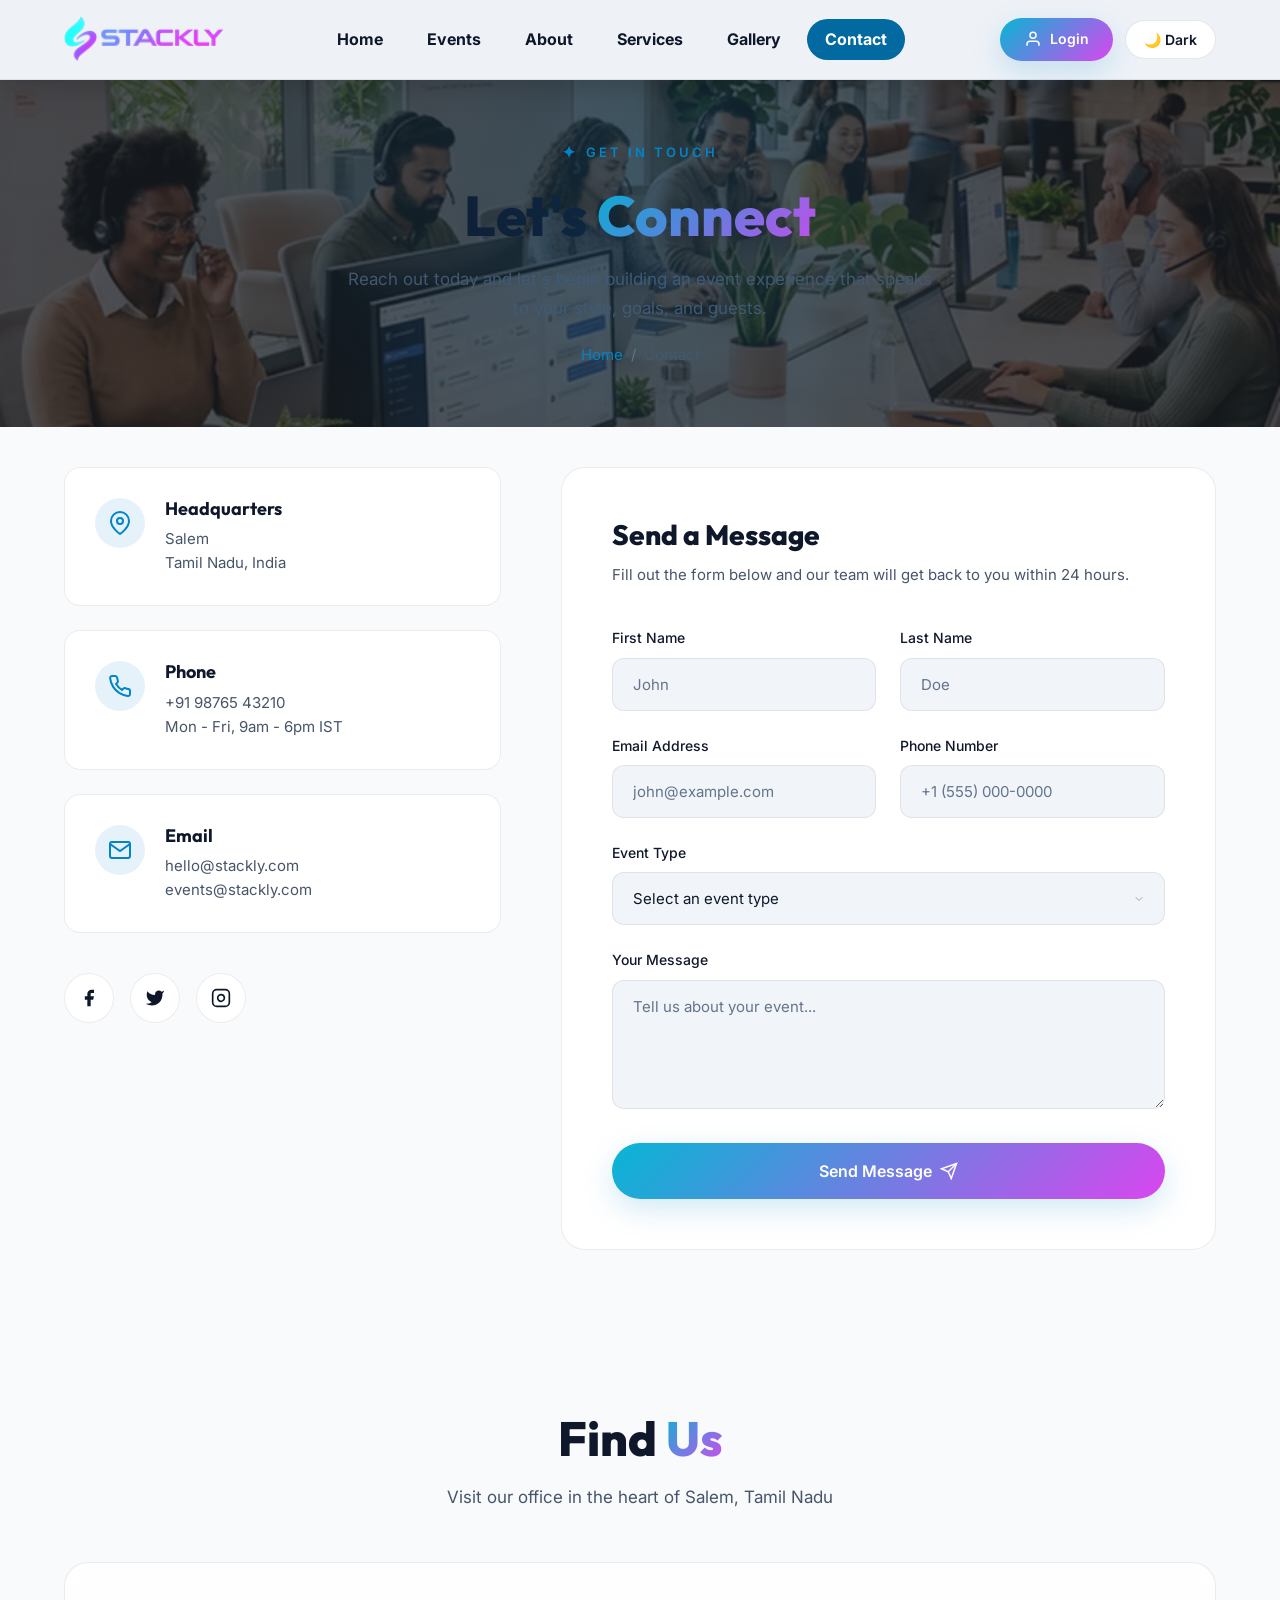
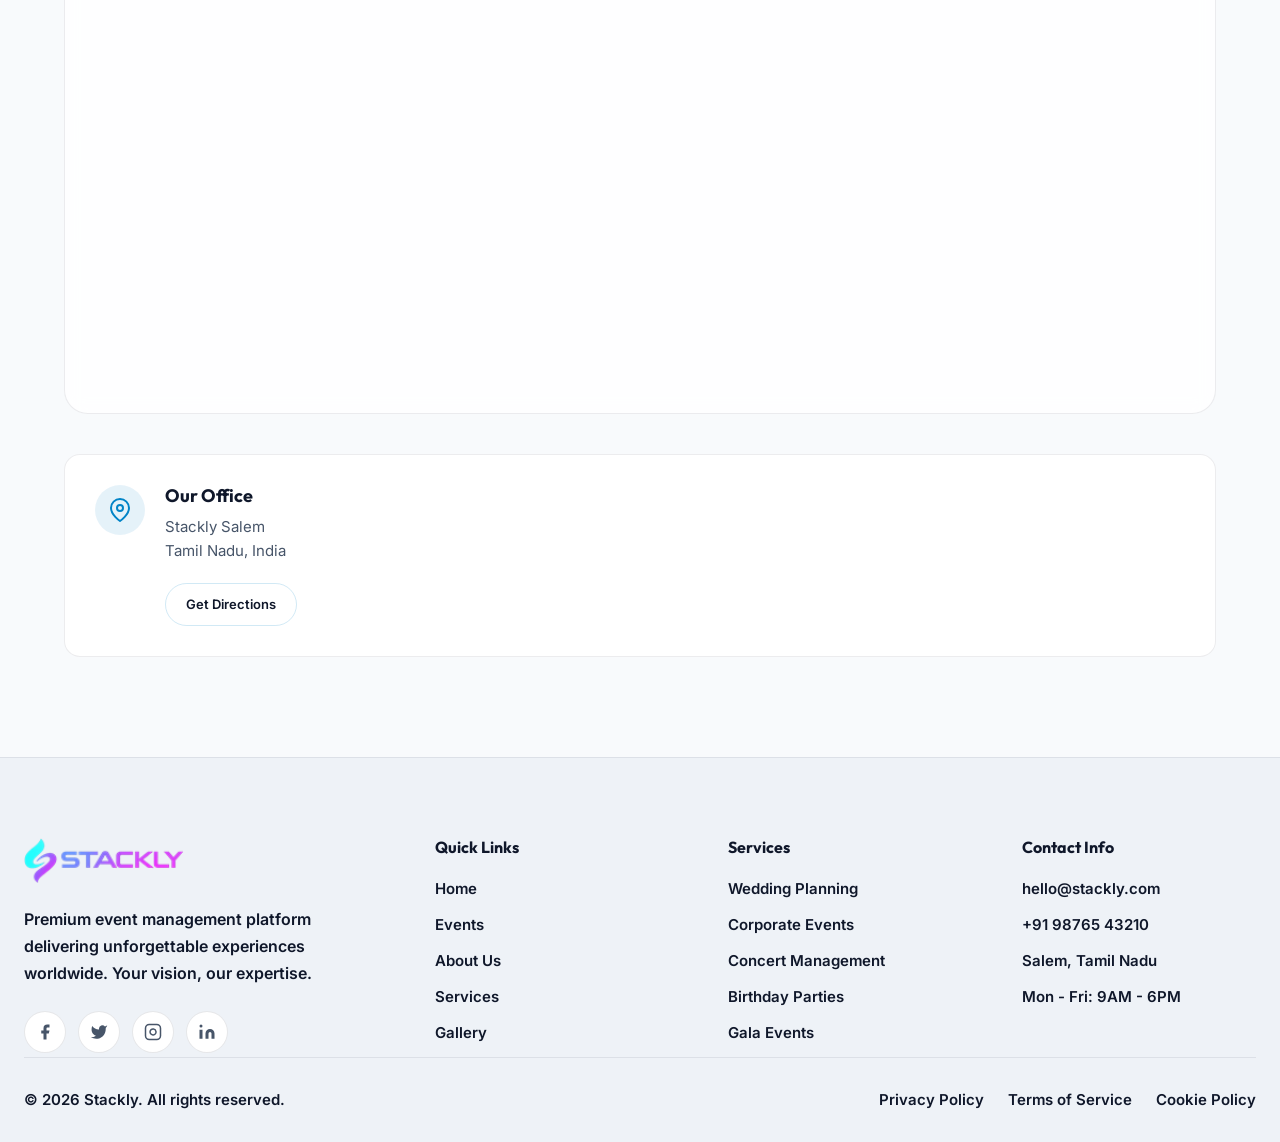
<file: contact.html>
<!DOCTYPE html>
<html lang="en">
<head>
  <meta charset="UTF-8">
  <meta name="viewport" content="width=device-width, initial-scale=1.0">
  <meta name="description" content="Contact Stackly to start planning your next premium event.">
  <title>Contact Us — Stackly</title>
  <link rel="stylesheet" href="css/common.css">
  <link rel="stylesheet" href="css/contact.css">
  <link rel="icon" type="image/webp" href="assets/logo.webp">
</head>
<body>

  <!-- ======== NAVBAR ======== -->
  <nav class="navbar" id="navbar">
    <div class="nav-container">
      <a href="index.html" class="nav-logo">
        <img src="assets/logo.webp" alt="Stackly Logo" class="logo-img"></a>
      <div class="nav-links" id="navLinks">
        <a href="index.html">Home</a>
        <a href="events.html">Events</a>
        <a href="about.html">About</a>
        <a href="services.html">Services</a>
        <a href="gallery.html">Gallery</a>
        <a href="contact.html" class="active">Contact</a>
        <a href="login.html" class="mobile-login">Login</a>
      </div>
      <div class="nav-right">
        <a href="login.html" class="btn-login">
          <svg viewBox="0 0 24 24" fill="none" stroke="currentColor" stroke-width="2"><path d="M20 21v-2a4 4 0 0 0-4-4H8a4 4 0 0 0-4 4v2"/><circle cx="12" cy="7" r="4"/></svg>
          Login
        </a>
        <button class="menu-toggle" id="menuToggle" aria-label="Toggle menu"><span></span><span></span><span></span></button>
      </div>
    </div>
  </nav>
  <div class="nav-overlay" id="navOverlay"></div>

  <!-- ======== PAGE HERO ======== -->
  <section class="page-hero">
    <div class="container">
      <span class="section-label"><span class="star">✦</span> GET IN TOUCH</span>
      <h1 class="section-title">Let's <span>Connect</span></h1>
      <p class="section-subtitle" style="margin: 0 auto;">Reach out today and let's begin building an event experience that speaks to your style, goals, and guests.</p>
      <div class="breadcrumb">
        <a href="index.html">Home</a>
        <span class="separator">/</span>
        <span>Contact</span>
      </div>
    </div>
  </section>

  <!-- ======== CONTACT INFO & FORM ======== -->
  <section class="section contact-section">
    <div class="container">
      <div class="contact-grid">
        
        <!-- Contact Info -->
        <div class="contact-info animate-on-scroll">
          <div class="info-card glass-card">
            <div class="info-icon">
              <svg viewBox="0 0 24 24" fill="none" stroke="currentColor" stroke-width="2"><path d="M21 10c0 7-9 13-9 13s-9-6-9-13a9 9 0 0 1 18 0z"/><circle cx="12" cy="10" r="3"/></svg>
            </div>
            <div>
              <h3>Headquarters</h3>
              <p>Salem<br>Tamil Nadu, India</p>
            </div>
          </div>
          
          <div class="info-card glass-card">
            <div class="info-icon">
              <svg viewBox="0 0 24 24" fill="none" stroke="currentColor" stroke-width="2"><path d="M22 16.92v3a2 2 0 0 1-2.18 2 19.79 19.79 0 0 1-8.63-3.07 19.5 19.5 0 0 1-6-6 19.79 19.79 0 0 1-3.07-8.67A2 2 0 0 1 4.11 2h3a2 2 0 0 1 2 1.72 12.84 12.84 0 0 0 .7 2.81 2 2 0 0 1-.45 2.11L8.09 9.91a16 16 0 0 0 6 6l1.27-1.27a2 2 0 0 1 2.11-.45 12.84 12.84 0 0 0 2.81.7A2 2 0 0 1 22 16.92z"/></svg>
            </div>
            <div>
              <h3>Phone</h3>
              <p>+91 98765 43210<br>Mon - Fri, 9am - 6pm IST</p>
            </div>
          </div>

          <div class="info-card glass-card">
            <div class="info-icon">
              <svg viewBox="0 0 24 24" fill="none" stroke="currentColor" stroke-width="2"><path d="M4 4h16c1.1 0 2 .9 2 2v12c0 1.1-.9 2-2 2H4c-1.1 0-2-.9-2-2V6c0-1.1.9-2 2-2z"/><polyline points="22,6 12,13 2,6"/></svg>
            </div>
            <div>
              <h3>Email</h3>
              <p>hello@stackly.com<br>events@stackly.com</p>
            </div>
          </div>

          <div class="social-links-lg">
            <a href="404.html" aria-label="Facebook"><svg viewBox="0 0 24 24" fill="currentColor"><path d="M18 2h-3a5 5 0 0 0-5 5v3H7v4h3v8h4v-8h3l1-4h-4V7a1 1 0 0 1 1-1h3z"/></svg></a>
            <a href="404.html" aria-label="Twitter"><svg viewBox="0 0 24 24" fill="currentColor"><path d="M23 3a10.9 10.9 0 0 1-3.14 1.53 4.48 4.48 0 0 0-7.86 3v1A10.66 10.66 0 0 1 3 4s-4 9 5 13a11.64 11.64 0 0 1-7 2c9 5 20 0 20-11.5a4.5 4.5 0 0 0-.08-.83A7.72 7.72 0 0 0 23 3z"/></svg></a>
            <a href="404.html" aria-label="Instagram"><svg viewBox="0 0 24 24" fill="none" stroke="currentColor" stroke-width="2"><rect x="2" y="2" width="20" height="20" rx="5" ry="5"/><path d="M16 11.37A4 4 0 1 1 12.63 8 4 4 0 0 1 16 11.37z"/><line x1="17.5" y1="6.5" x2="17.51" y2="6.5"/></svg></a>
          </div>
        </div>

        <!-- Contact Form -->
        <div class="contact-form-wrapper glass-card animate-on-scroll" style="animation-delay: 0.2s;">
          <h2 class="form-title">Send a Message</h2>
          <p class="form-subtitle">Fill out the form below and our team will get back to you within 24 hours.</p>
          
          <form id="contactForm" class="contact-form">
            <div class="form-row">
              <div class="form-group">
                <label for="firstName">First Name</label>
                <input type="text" id="firstName" name="firstName" placeholder="John">
              </div>
              <div class="form-group">
                <label for="lastName">Last Name</label>
                <input type="text" id="lastName" name="lastName" placeholder="Doe">
              </div>
            </div>
            
            <div class="form-row">
              <div class="form-group">
                <label for="email">Email Address</label>
                <input type="email" id="email" name="email" placeholder="john@example.com">
              </div>
              <div class="form-group">
                <label for="phone">Phone Number</label>
                <input type="tel" id="phone" name="phone" placeholder="+1 (555) 000-0000">
              </div>
            </div>

            <div class="form-group">
              <label for="eventType">Event Type</label>
              <div class="select-wrapper">
                <select id="eventType" name="eventType">
                  <option value="" disabled selected>Select an event type</option>
                  <option value="wedding">Wedding</option>
                  <option value="corporate">Corporate Event</option>
                  <option value="party">Private Party</option>
                  <option value="other">Other</option>
                </select>
              </div>
            </div>

            <div class="form-group">
              <label for="message">Your Message</label>
              <textarea id="message" name="message" rows="5" placeholder="Tell us about your event..."></textarea>
            </div>

            <button type="submit" class="btn-primary form-submit-btn">
              Send Message
              <svg width="18" height="18" viewBox="0 0 24 24" fill="none" stroke="currentColor" stroke-width="2"><line x1="22" y1="2" x2="11" y2="13"/><polygon points="22 2 15 22 11 13 2 9 22 2"/></svg>
            </button>
          </form>
        </div>
      </div>
    </div>
  </section>

  <!-- ======== MAP ======== -->
  <section class="map-section">
    <div class="container">
      <div class="map-header animate-on-scroll">
        <h2 class="section-title">Find <span>Us</span></h2>
        <p class="section-subtitle">Visit our office in the heart of Salem, Tamil Nadu</p>
      </div>
      <div class="map-container glass-card animate-on-scroll">
        <iframe 
          src="https://www.google.com/maps/embed?pb=!1m18!1m12!1m3!1d3900.8563447532534!2d78.1439317!3d11.4667!2m3!1f0!2f0!3f0!3m2!1i1024!2i768!4f13.1!3m3!1m2!1s0x3babf39a2e2e2e2d%3A0x1234567890abcdef!2sStackly%20Salem%2C%20Tamil%20Nadu!5e0!3m2!1sen!2sin!4v1234567890" 
          width="100%" 
          height="450" 
          style="border:0; border-radius: 12px;" 
          allowfullscreen="" 
          loading="lazy" 
          referrerpolicy="no-referrer-when-downgrade">
        </iframe>
      </div>
      <div class="map-info">
        <div class="info-card glass-card animate-on-scroll">
          <div class="info-icon">
            <svg viewBox="0 0 24 24" fill="none" stroke="currentColor" stroke-width="2"><path d="M21 10c0 7-9 13-9 13s-9-6-9-13a9 9 0 0 1 18 0z"/><circle cx="12" cy="10" r="3"/></svg>
          </div>
          <div>
            <h3>Our Office</h3>
            <p>Stackly Salem<br>Tamil Nadu, India</p>
            <a href="https://www.google.com/maps/search/Stackly+Salem+Tamil+Nadu" target="_blank" class="btn-secondary btn-small mt-3">Get Directions</a>
          </div>
        </div>
      </div>
    </div>
  </section>

  <!-- ======== FOOTER ======== -->
  <footer class="footer">
    <div class="container">
      <div class="footer-grid">
        <div class="footer-brand">
          <a href="index.html" class="nav-logo">
            <img src="assets/logo.webp" alt="Stackly Logo" class="logo-img"></a>
          <p>Premium event management platform delivering unforgettable experiences worldwide. Your vision, our expertise.</p>
          <div class="footer-socials">
            <a href="404.html" aria-label="Facebook">
              <svg width="18" height="18" viewBox="0 0 24 24" fill="currentColor"><path d="M18 2h-3a5 5 0 0 0-5 5v3H7v4h3v8h4v-8h3l1-4h-4V7a1 1 0 0 1 1-1h3z"/></svg>
            </a>
            <a href="404.html" aria-label="Twitter">
              <svg width="18" height="18" viewBox="0 0 24 24" fill="currentColor"><path d="M23 3a10.9 10.9 0 0 1-3.14 1.53 4.48 4.48 0 0 0-7.86 3v1A10.66 10.66 0 0 1 3 4s-4 9 5 13a11.64 11.64 0 0 1-7 2c9 5 20 0 20-11.5a4.5 4.5 0 0 0-.08-.83A7.72 7.72 0 0 0 23 3z"/></svg>
            </a>
            <a href="404.html" aria-label="Instagram">
              <svg width="18" height="18" viewBox="0 0 24 24" fill="none" stroke="currentColor" stroke-width="2"><rect x="2" y="2" width="20" height="20" rx="5" ry="5"/><path d="M16 11.37A4 4 0 1 1 12.63 8 4 4 0 0 1 16 11.37z"/><line x1="17.5" y1="6.5" x2="17.51" y2="6.5"/></svg>
            </a>
            <a href="404.html" aria-label="LinkedIn">
              <svg width="18" height="18" viewBox="0 0 24 24" fill="currentColor"><path d="M16 8a6 6 0 0 1 6 6v7h-4v-7a2 2 0 0 0-2-2 2 2 0 0 0-2 2v7h-4v-7a6 6 0 0 1 6-6z"/><rect x="2" y="9" width="4" height="12"/><circle cx="4" cy="4" r="2"/></svg>
            </a>
          </div>
        </div>
        <div class="footer-column">
          <h4>Quick Links</h4>
          <ul>
            <li><a href="index.html">Home</a></li>
            <li><a href="events.html">Events</a></li>
            <li><a href="about.html">About Us</a></li>
            <li><a href="services.html">Services</a></li>
            <li><a href="gallery.html">Gallery</a></li>
          </ul>
        </div>
        <div class="footer-column">
          <h4>Services</h4>
          <ul>
            <li><a href="services.html">Wedding Planning</a></li>
            <li><a href="services.html">Corporate Events</a></li>
            <li><a href="services.html">Concert Management</a></li>
            <li><a href="services.html">Birthday Parties</a></li>
            <li><a href="services.html">Gala Events</a></li>
          </ul>
        </div>
        <div class="footer-column">
          <h4>Contact Info</h4>
          <ul>
            <li>hello@stackly.com</li>
            <li>+91 98765 43210</li>
            <li>Salem, Tamil Nadu</li>
            <li>Mon - Fri: 9AM - 6PM</li>
          </ul>
        </div>
      </div>
      <div class="footer-bottom">
        <p>&copy; 2026 Stackly. All rights reserved.</p>
        <div class="footer-bottom-links">
          <a href="404.html">Privacy Policy</a>
          <a href="404.html">Terms of Service</a>
          <a href="404.html">Cookie Policy</a>
        </div>
      </div>
    </div>
  </footer>

  <button class="back-to-top" id="backToTop" aria-label="Back to top">
    <svg width="20" height="20" viewBox="0 0 24 24" fill="none" stroke="currentColor" stroke-width="2.5"><polyline points="18 15 12 9 6 15"/></svg>
  </button>

  <script src="js/script.js"></script>
  <script>
    document.addEventListener('DOMContentLoaded', () => {
      const form = document.getElementById('contactForm');
      
      // Phone input validation - only allow numbers and phone formatting chars
      const phoneInput = document.getElementById('phone');
      if (phoneInput) {
        phoneInput.addEventListener('input', (e) => {
          // Remove any non-digit characters except spaces, dashes, parentheses, and plus
          e.target.value = e.target.value.replace(/[^0-9\s\-()+]/g, '');
        });
      }
      
      form.addEventListener('submit', (e) => {
        e.preventDefault();
        
        // Basic validation
        const firstName = document.getElementById('firstName');
        const email = document.getElementById('email');
        const eventType = document.getElementById('eventType');
        const message = document.getElementById('message');
        
        let isValid = true;
        
        if (!validateRequired(firstName.value)) {
          showFieldError(firstName, 'First name is required');
          isValid = false;
        } else {
          clearFieldError(firstName);
        }
        
        if (!validateEmail(email.value)) {
          showFieldError(email, 'Please enter a valid email');
          isValid = false;
        } else {
          clearFieldError(email);
        }

        if (!validateRequired(eventType.value)) {
          showFieldError(eventType, 'Please select an event type');
          isValid = false;
        } else {
          clearFieldError(eventType);
        }
        
        if (!validateRequired(message.value)) {
          showFieldError(message, 'Message is required');
          isValid = false;
        } else {
          clearFieldError(message);
        }
        
        if (isValid) {
          const btn = form.querySelector('.form-submit-btn');
          const originalText = btn.innerHTML;
          
          btn.innerHTML = 'Sending... <svg class="spinner" viewBox="0 0 24 24" fill="none" stroke="currentColor" stroke-width="2"><path d="M21 12a9 9 0 1 1-6.219-8.56"/></svg>';
          btn.disabled = true;
          
          // Simulate API call
          setTimeout(() => {
            showToast('Message sent successfully! We will contact you soon.');
            // Redirect to 404 page
            window.location.href = '404.html';
          }, 1500);
        }
      });
    });
  </script>
</body>
</html>
</file>
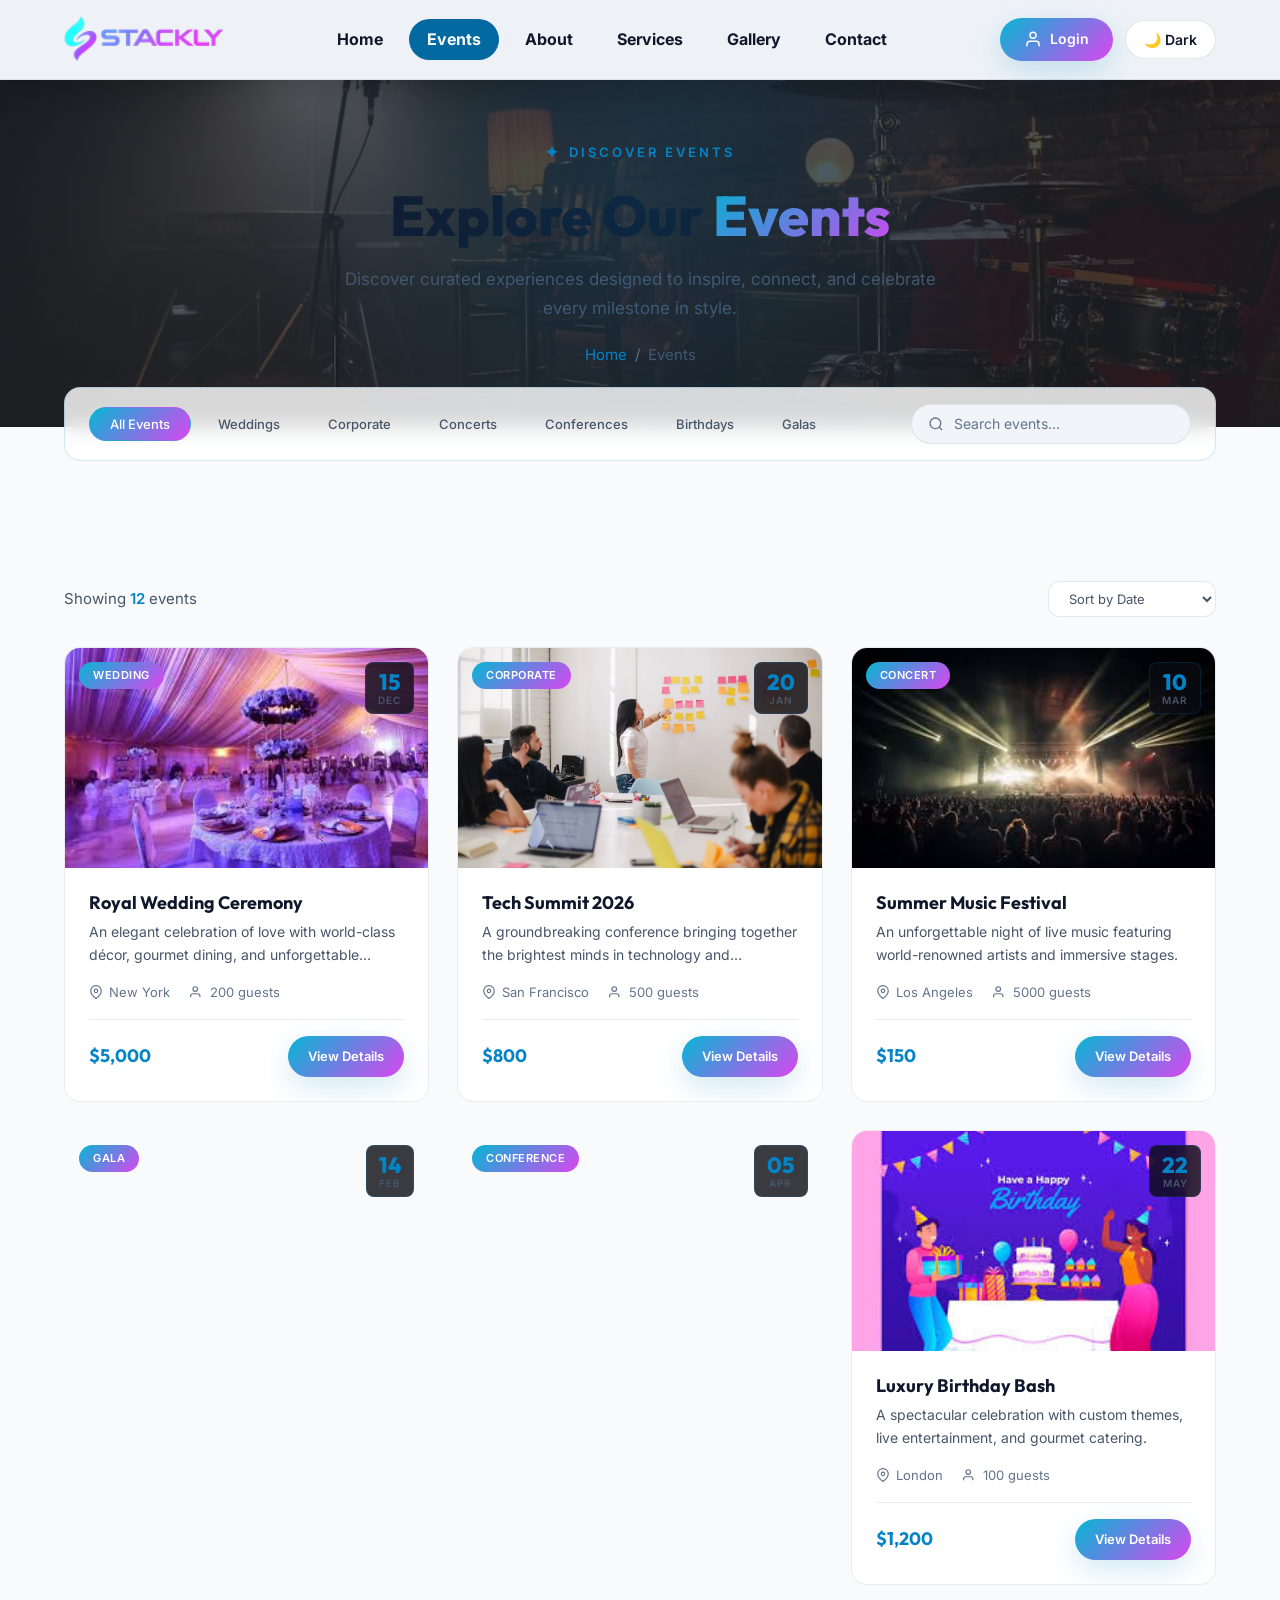
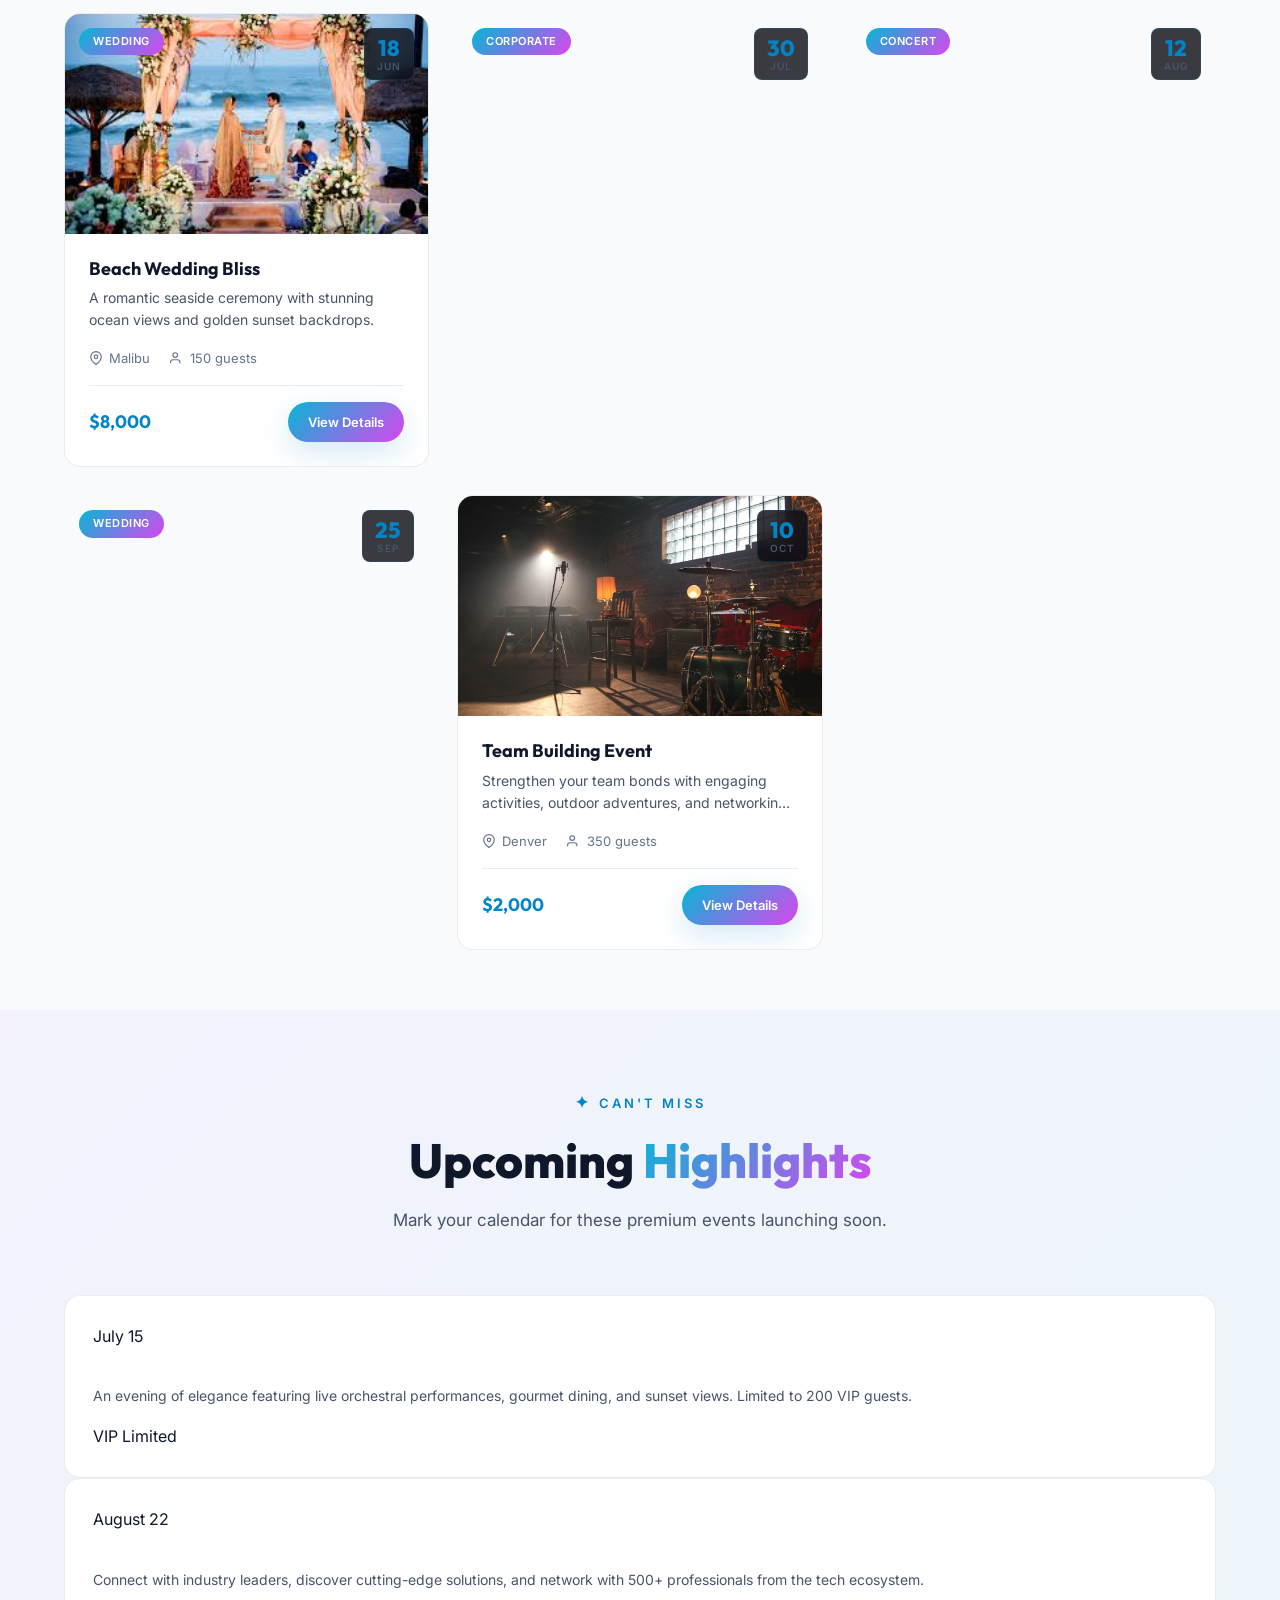
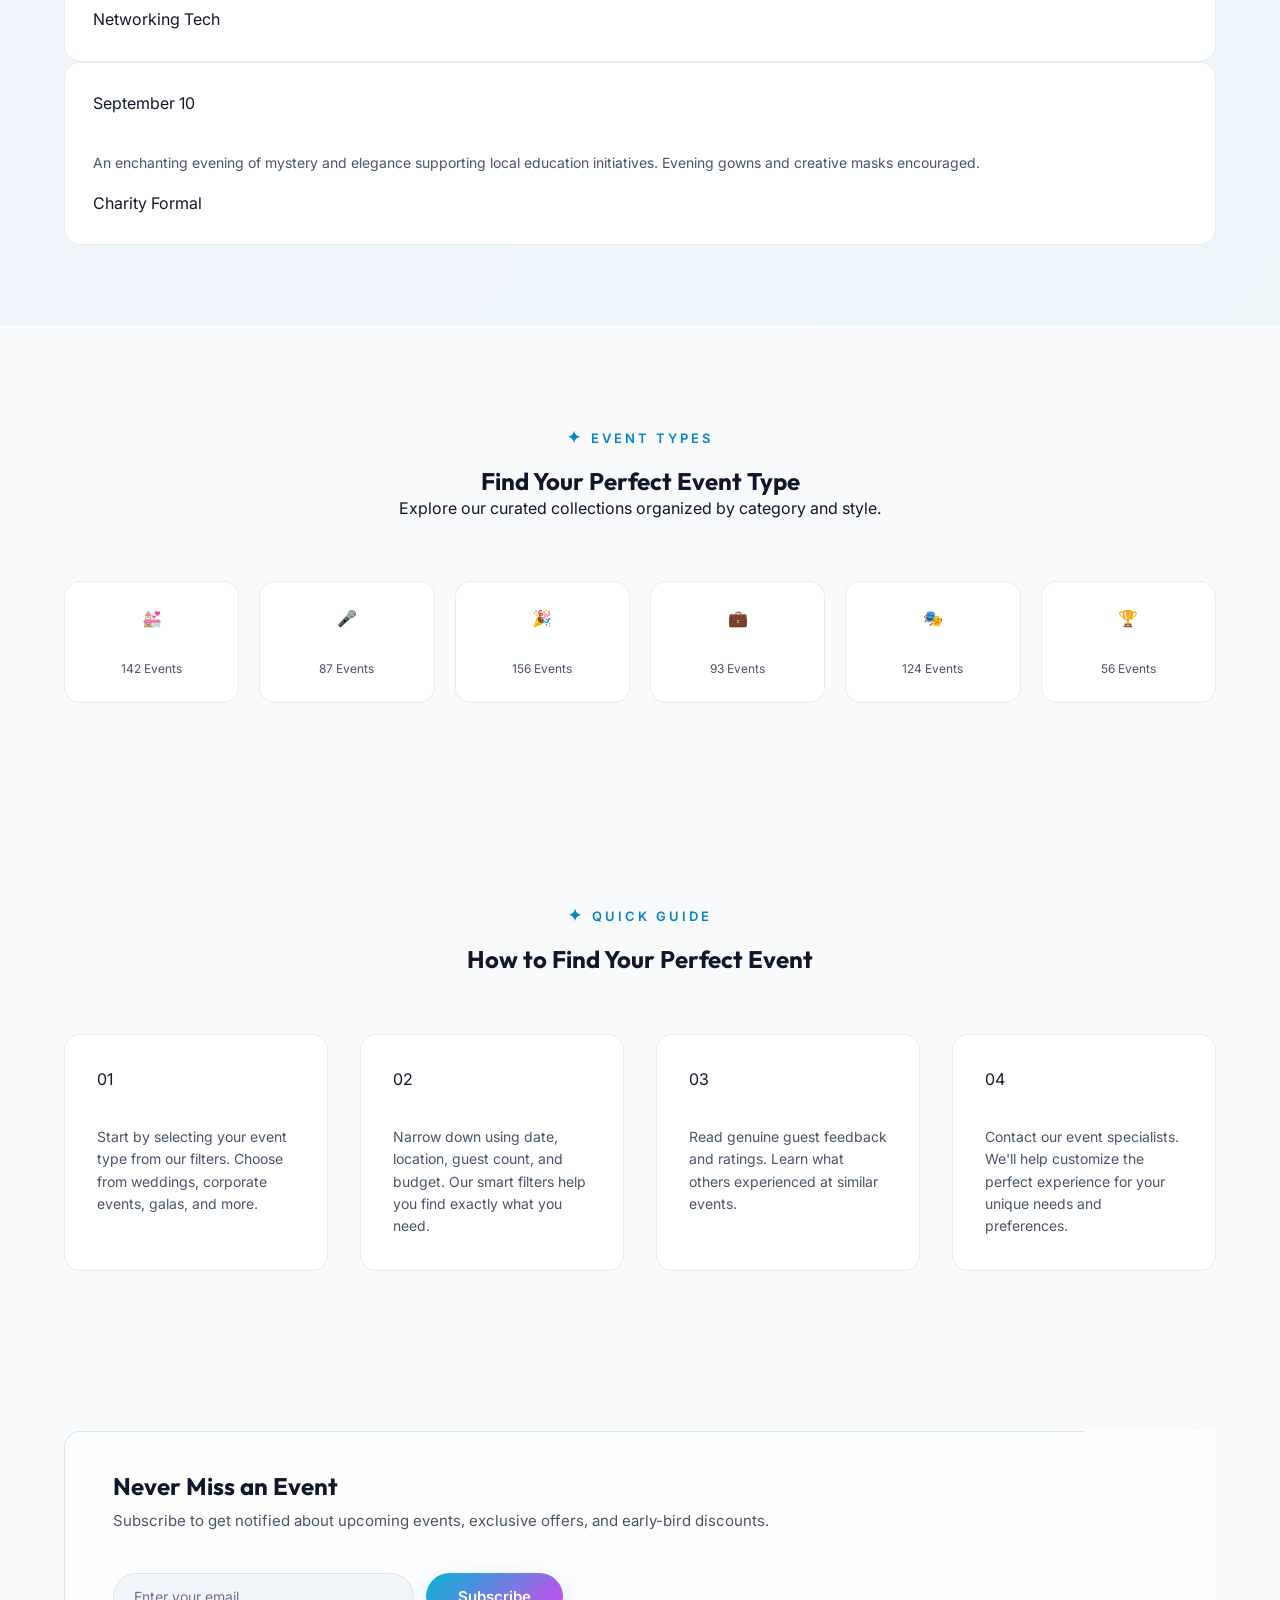
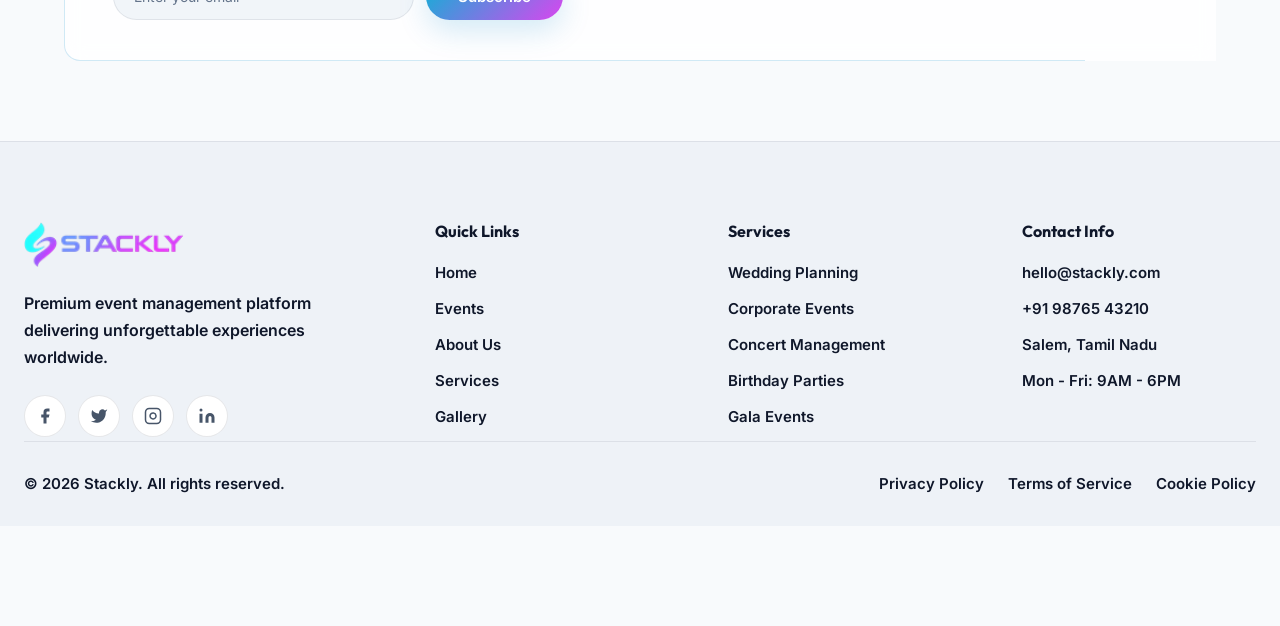
<file: events.html>
<!DOCTYPE html>
<html lang="en">
<head>
  <meta charset="UTF-8">
  <meta name="viewport" content="width=device-width, initial-scale=1.0">
  <meta name="description" content="Explore upcoming events curated by Stackly. From weddings to corporate galas, find the perfect event for you.">
  <title>Events — Stackly</title>
  <link rel="stylesheet" href="css/common.css">
  <link rel="stylesheet" href="css/events.css">
  <link rel="icon" type="image/webp" href="assets/logo.webp">
</head>
<body>

  <!-- ======== NAVBAR ======== -->
  <nav class="navbar" id="navbar">
    <div class="nav-container">
      <a href="index.html" class="nav-logo">
        <img src="assets/logo.webp" alt="Stackly Logo" class="logo-img"></a>
      <div class="nav-links" id="navLinks">
        <a href="index.html">Home</a>
        <a href="events.html" class="active">Events</a>
        <a href="about.html">About</a>
        <a href="services.html">Services</a>
        <a href="gallery.html">Gallery</a>
        <a href="contact.html">Contact</a>
        <a href="login.html" class="mobile-login">Login</a>
      </div>
      <div class="nav-right">
        <a href="login.html" class="btn-login">
          <svg viewBox="0 0 24 24" fill="none" stroke="currentColor" stroke-width="2" stroke-linecap="round" stroke-linejoin="round"><path d="M20 21v-2a4 4 0 0 0-4-4H8a4 4 0 0 0-4 4v2"/><circle cx="12" cy="7" r="4"/></svg>
          Login
        </a>
        <button class="menu-toggle" id="menuToggle" aria-label="Toggle menu"><span></span><span></span><span></span></button>
      </div>
    </div>
  </nav>
  <div class="nav-overlay" id="navOverlay"></div>

  <!-- ======== PAGE HERO ======== -->
  <section class="page-hero">
    <div class="container">
      <span class="section-label"><span class="star">✦</span> DISCOVER EVENTS</span>
      <h1 class="section-title">Explore Our <span>Events</span></h1>
      <p class="section-subtitle" style="margin: 0 auto;">Discover curated experiences designed to inspire, connect, and celebrate every milestone in style.</p>
      <div class="breadcrumb">
        <a href="index.html">Home</a>
        <span class="separator">/</span>
        <span>Events</span>
      </div>
    </div>
  </section>

  <!-- ======== FILTERS ======== -->
  <section class="filters-section">
    <div class="container">
      <div class="filters-bar glass-card">
        <div class="filter-tabs" id="filterTabs">
          <button class="filter-tab active" data-filter="all">All Events</button>
          <button class="filter-tab" data-filter="wedding">Weddings</button>
          <button class="filter-tab" data-filter="corporate">Corporate</button>
          <button class="filter-tab" data-filter="concert">Concerts</button>
          <button class="filter-tab" data-filter="conference">Conferences</button>
          <button class="filter-tab" data-filter="birthday">Birthdays</button>
          <button class="filter-tab" data-filter="gala">Galas</button>
        </div>
        <div class="filter-search">
          <svg width="18" height="18" viewBox="0 0 24 24" fill="none" stroke="currentColor" stroke-width="2"><circle cx="11" cy="11" r="8"/><line x1="21" y1="21" x2="16.65" y2="16.65"/></svg>
          <input type="text" id="eventSearch" placeholder="Search events...">
        </div>
      </div>
    </div>
  </section>

  <!-- ======== EVENTS GRID ======== -->
  <section class="section events-listing">
    <div class="container">
      <div class="events-count">
        <p>Showing <span id="eventCount">12</span> events</p>
        <div class="sort-dropdown">
          <select id="sortSelect">
            <option value="date">Sort by Date</option>
            <option value="price-low">Price: Low to High</option>
            <option value="price-high">Price: High to Low</option>
            <option value="popular">Most Popular</option>
          </select>
        </div>
      </div>

      <div class="events-grid" id="eventsGrid">
        <!-- Event 1 -->
        <div class="event-card animate-on-scroll" data-category="wedding">
          <div class="event-image">
            <img src="assets/wedding-ceremony.webp" alt="Royal Wedding Ceremony">
            <div class="event-badge">Wedding</div>
            <div class="event-date-chip">
              <span class="chip-day">15</span>
              <span class="chip-month">DEC</span>
            </div>
          </div>
          <div class="event-content">
            <h3 class="event-title">Royal Wedding Ceremony</h3>
            <p class="event-desc">An elegant celebration of love with world-class décor, gourmet dining, and unforgettable moments.</p>
            <div class="event-info">
              <span><svg width="14" height="14" viewBox="0 0 24 24" fill="none" stroke="currentColor" stroke-width="2"><path d="M21 10c0 7-9 13-9 13s-9-6-9-13a9 9 0 0 1 18 0z"/><circle cx="12" cy="10" r="3"/></svg> New York</span>
              <span><svg width="14" height="14" viewBox="0 0 24 24" fill="none" stroke="currentColor" stroke-width="2"><path d="M17 21v-2a4 4 0 0 0-4-4H5a4 4 0 0 0-4 4v2"/><circle cx="9" cy="7" r="4"/></svg> 200 guests</span>
            </div>
            <div class="event-footer">
              <span class="event-price">$5,000</span>
              <a href="404.html" class="btn-primary btn-small">View Details</a>
            </div>
          </div>
        </div>

        <!-- Event 2 -->
        <div class="event-card animate-on-scroll" data-category="corporate">
          <div class="event-image">
            <img src="assets/tech-summit.webp" alt="Tech Summit 2026">
            <div class="event-badge">Corporate</div>
            <div class="event-date-chip">
              <span class="chip-day">20</span>
              <span class="chip-month">JAN</span>
            </div>
          </div>
          <div class="event-content">
            <h3 class="event-title">Tech Summit 2026</h3>
            <p class="event-desc">A groundbreaking conference bringing together the brightest minds in technology and innovation.</p>
            <div class="event-info">
              <span><svg width="14" height="14" viewBox="0 0 24 24" fill="none" stroke="currentColor" stroke-width="2"><path d="M21 10c0 7-9 13-9 13s-9-6-9-13a9 9 0 0 1 18 0z"/><circle cx="12" cy="10" r="3"/></svg> San Francisco</span>
              <span><svg width="14" height="14" viewBox="0 0 24 24" fill="none" stroke="currentColor" stroke-width="2"><path d="M17 21v-2a4 4 0 0 0-4-4H5a4 4 0 0 0-4 4v2"/><circle cx="9" cy="7" r="4"/></svg> 500 guests</span>
            </div>
            <div class="event-footer">
              <span class="event-price">$800</span>
              <a href="404.html" class="btn-primary btn-small">View Details</a>
            </div>
          </div>
        </div>

        <!-- Event 3 -->
        <div class="event-card animate-on-scroll" data-category="concert">
          <div class="event-image">
            <img src="assets/music-festival.webp" alt="Summer Music Festival">
            <div class="event-badge">Concert</div>
            <div class="event-date-chip">
              <span class="chip-day">10</span>
              <span class="chip-month">MAR</span>
            </div>
          </div>
          <div class="event-content">
            <h3 class="event-title">Summer Music Festival</h3>
            <p class="event-desc">An unforgettable night of live music featuring world-renowned artists and immersive stages.</p>
            <div class="event-info">
              <span><svg width="14" height="14" viewBox="0 0 24 24" fill="none" stroke="currentColor" stroke-width="2"><path d="M21 10c0 7-9 13-9 13s-9-6-9-13a9 9 0 0 1 18 0z"/><circle cx="12" cy="10" r="3"/></svg> Los Angeles</span>
              <span><svg width="14" height="14" viewBox="0 0 24 24" fill="none" stroke="currentColor" stroke-width="2"><path d="M17 21v-2a4 4 0 0 0-4-4H5a4 4 0 0 0-4 4v2"/><circle cx="9" cy="7" r="4"/></svg> 5000 guests</span>
            </div>
            <div class="event-footer">
              <span class="event-price">$150</span>
              <a href="404.html" class="btn-primary btn-small">View Details</a>
            </div>
          </div>
        </div>

        <!-- Event 4 -->
        <div class="event-card animate-on-scroll" data-category="gala">
          <div class="event-image">
            <img src="assets/charity-gala.webp" alt="Annual Charity Gala">
            <div class="event-badge">Gala</div>
            <div class="event-date-chip">
              <span class="chip-day">14</span>
              <span class="chip-month">FEB</span>
            </div>
          </div>
          <div class="event-content">
            <h3 class="event-title">Annual Charity Gala</h3>
            <p class="event-desc">A prestigious evening of fine dining, entertainment, and philanthropy for a meaningful cause.</p>
            <div class="event-info">
              <span><svg width="14" height="14" viewBox="0 0 24 24" fill="none" stroke="currentColor" stroke-width="2"><path d="M21 10c0 7-9 13-9 13s-9-6-9-13a9 9 0 0 1 18 0z"/><circle cx="12" cy="10" r="3"/></svg> Miami</span>
              <span><svg width="14" height="14" viewBox="0 0 24 24" fill="none" stroke="currentColor" stroke-width="2"><path d="M17 21v-2a4 4 0 0 0-4-4H5a4 4 0 0 0-4 4v2"/><circle cx="9" cy="7" r="4"/></svg> 300 guests</span>
            </div>
            <div class="event-footer">
              <span class="event-price">$2,500</span>
              <a href="404.html" class="btn-primary btn-small">View Details</a>
            </div>
          </div>
        </div>

        <!-- Event 5 -->
        <div class="event-card animate-on-scroll" data-category="conference">
          <div class="event-image">
            <img src="assets/conference.webp" alt="Global Business Conference">
            <div class="event-badge">Conference</div>
            <div class="event-date-chip">
              <span class="chip-day">05</span>
              <span class="chip-month">APR</span>
            </div>
          </div>
          <div class="event-content">
            <h3 class="event-title">Global Business Conference</h3>
            <p class="event-desc">Connect with industry leaders and explore the latest trends in global business strategy.</p>
            <div class="event-info">
              <span><svg width="14" height="14" viewBox="0 0 24 24" fill="none" stroke="currentColor" stroke-width="2"><path d="M21 10c0 7-9 13-9 13s-9-6-9-13a9 9 0 0 1 18 0z"/><circle cx="12" cy="10" r="3"/></svg> Chicago</span>
              <span><svg width="14" height="14" viewBox="0 0 24 24" fill="none" stroke="currentColor" stroke-width="2"><path d="M17 21v-2a4 4 0 0 0-4-4H5a4 4 0 0 0-4 4v2"/><circle cx="9" cy="7" r="4"/></svg> 800 guests</span>
            </div>
            <div class="event-footer">
              <span class="event-price">$600</span>
              <a href="404.html" class="btn-primary btn-small">View Details</a>
            </div>
          </div>
        </div>

        <!-- Event 6 -->
        <div class="event-card animate-on-scroll" data-category="birthday">
          <div class="event-image">
            <img src="assets/birthday-bash.webp" alt="Luxury Birthday Bash">
            <div class="event-badge">Birthday</div>
            <div class="event-date-chip">
              <span class="chip-day">22</span>
              <span class="chip-month">MAY</span>
            </div>
          </div>
          <div class="event-content">
            <h3 class="event-title">Luxury Birthday Bash</h3>
            <p class="event-desc">A spectacular celebration with custom themes, live entertainment, and gourmet catering.</p>
            <div class="event-info">
              <span><svg width="14" height="14" viewBox="0 0 24 24" fill="none" stroke="currentColor" stroke-width="2"><path d="M21 10c0 7-9 13-9 13s-9-6-9-13a9 9 0 0 1 18 0z"/><circle cx="12" cy="10" r="3"/></svg> London</span>
              <span><svg width="14" height="14" viewBox="0 0 24 24" fill="none" stroke="currentColor" stroke-width="2"><path d="M17 21v-2a4 4 0 0 0-4-4H5a4 4 0 0 0-4 4v2"/><circle cx="9" cy="7" r="4"/></svg> 100 guests</span>
            </div>
            <div class="event-footer">
              <span class="event-price">$1,200</span>
              <a href="404.html" class="btn-primary btn-small">View Details</a>
            </div>
          </div>
        </div>

        <!-- Event 7 -->
        <div class="event-card animate-on-scroll" data-category="wedding">
          <div class="event-image">
            <img src="assets/beach-wedding.webp" alt="Beach Wedding Bliss">
            <div class="event-badge">Wedding</div>
            <div class="event-date-chip">
              <span class="chip-day">18</span>
              <span class="chip-month">JUN</span>
            </div>
          </div>
          <div class="event-content">
            <h3 class="event-title">Beach Wedding Bliss</h3>
            <p class="event-desc">A romantic seaside ceremony with stunning ocean views and golden sunset backdrops.</p>
            <div class="event-info">
              <span><svg width="14" height="14" viewBox="0 0 24 24" fill="none" stroke="currentColor" stroke-width="2"><path d="M21 10c0 7-9 13-9 13s-9-6-9-13a9 9 0 0 1 18 0z"/><circle cx="12" cy="10" r="3"/></svg> Malibu</span>
              <span><svg width="14" height="14" viewBox="0 0 24 24" fill="none" stroke="currentColor" stroke-width="2"><path d="M17 21v-2a4 4 0 0 0-4-4H5a4 4 0 0 0-4 4v2"/><circle cx="9" cy="7" r="4"/></svg> 150 guests</span>
            </div>
            <div class="event-footer">
              <span class="event-price">$8,000</span>
              <a href="404.html" class="btn-primary btn-small">View Details</a>
            </div>
          </div>
        </div>

        <!-- Event 8 -->
        <div class="event-card animate-on-scroll" data-category="corporate">
          <div class="event-image">
            <img src="assets/product-launch.webp" alt="Product Launch Night">
            <div class="event-badge">Corporate</div>
            <div class="event-date-chip">
              <span class="chip-day">30</span>
              <span class="chip-month">JUL</span>
            </div>
          </div>
          <div class="event-content">
            <h3 class="event-title">Product Launch Night</h3>
            <p class="event-desc">A high-energy product launch event with media coverage, influencer networking, and brand showcases.</p>
            <div class="event-info">
              <span><svg width="14" height="14" viewBox="0 0 24 24" fill="none" stroke="currentColor" stroke-width="2"><path d="M21 10c0 7-9 13-9 13s-9-6-9-13a9 9 0 0 1 18 0z"/><circle cx="12" cy="10" r="3"/></svg> New York</span>
              <span><svg width="14" height="14" viewBox="0 0 24 24" fill="none" stroke="currentColor" stroke-width="2"><path d="M17 21v-2a4 4 0 0 0-4-4H5a4 4 0 0 0-4 4v2"/><circle cx="9" cy="7" r="4"/></svg> 400 guests</span>
            </div>
            <div class="event-footer">
              <span class="event-price">$3,500</span>
              <a href="404.html" class="btn-primary btn-small">View Details</a>
            </div>
          </div>
        </div>

        <!-- Event 9 -->
        <div class="event-card animate-on-scroll" data-category="concert">
          <div class="event-image">
            <img src="assets/electronic-music.webp" alt="Electronic Music Night">
            <div class="event-badge">Concert</div>
            <div class="event-date-chip">
              <span class="chip-day">12</span>
              <span class="chip-month">AUG</span>
            </div>
          </div>
          <div class="event-content">
            <h3 class="event-title">Electronic Music Night</h3>
            <p class="event-desc">Immerse yourself in a world of beats and lights with top DJs and visual artists.</p>
            <div class="event-info">
              <span><svg width="14" height="14" viewBox="0 0 24 24" fill="none" stroke="currentColor" stroke-width="2"><path d="M21 10c0 7-9 13-9 13s-9-6-9-13a9 9 0 0 1 18 0z"/><circle cx="12" cy="10" r="3"/></svg> Miami</span>
              <span><svg width="14" height="14" viewBox="0 0 24 24" fill="none" stroke="currentColor" stroke-width="2"><path d="M17 21v-2a4 4 0 0 0-4-4H5a4 4 0 0 0-4 4v2"/><circle cx="9" cy="7" r="4"/></svg> 3000 guests</span>
            </div>
            <div class="event-footer">
              <span class="event-price">$200</span>
              <a href="404.html" class="btn-primary btn-small">View Details</a>
            </div>
          </div>
        </div>

        <!-- Event 10 -->
        <div class="event-card animate-on-scroll" data-category="wedding">
          <div class="event-image">
            <img src="assets/event-daytime-08.webp" alt="Outdoor Wedding Celebration">
            <div class="event-badge">Wedding</div>
            <div class="event-date-chip">
              <span class="chip-day">25</span>
              <span class="chip-month">SEP</span>
            </div>
          </div>
          <div class="event-content">
            <h3 class="event-title">Outdoor Wedding Celebration</h3>
            <p class="event-desc">A magical outdoor wedding with lush gardens, elegant décor, and beautiful daytime lighting.</p>
            <div class="event-info">
              <span><svg width="14" height="14" viewBox="0 0 24 24" fill="none" stroke="currentColor" stroke-width="2"><path d="M21 10c0 7-9 13-9 13s-9-6-9-13a9 9 0 0 1 18 0z"/><circle cx="12" cy="10" r="3"/></svg> Paris</span>
              <span><svg width="14" height="14" viewBox="0 0 24 24" fill="none" stroke="currentColor" stroke-width="2"><path d="M17 21v-2a4 4 0 0 0-4-4H5a4 4 0 0 0-4 4v2"/><circle cx="9" cy="7" r="4"/></svg> 250 guests</span>
            </div>
            <div class="event-footer">
              <span class="event-price">$6,500</span>
              <a href="404.html" class="btn-primary btn-small">View Details</a>
            </div>
          </div>
        </div>

        <!-- Event 11 -->
        <div class="event-card animate-on-scroll" data-category="corporate">
          <div class="event-image">
            <img src="assets/event-daytime-09.webp" alt="Team Building Event">
            <div class="event-badge">Corporate</div>
            <div class="event-date-chip">
              <span class="chip-day">10</span>
              <span class="chip-month">OCT</span>
            </div>
          </div>
          <div class="event-content">
            <h3 class="event-title">Team Building Event</h3>
            <p class="event-desc">Strengthen your team bonds with engaging activities, outdoor adventures, and networking sessions.</p>
            <div class="event-info">
              <span><svg width="14" height="14" viewBox="0 0 24 24" fill="none" stroke="currentColor" stroke-width="2"><path d="M21 10c0 7-9 13-9 13s-9-6-9-13a9 9 0 0 1 18 0z"/><circle cx="12" cy="10" r="3"/></svg> Denver</span>
              <span><svg width="14" height="14" viewBox="0 0 24 24" fill="none" stroke="currentColor" stroke-width="2"><path d="M17 21v-2a4 4 0 0 0-4-4H5a4 4 0 0 0-4 4v2"/><circle cx="9" cy="7" r="4"/></svg> 350 guests</span>
            </div>
            <div class="event-footer">
              <span class="event-price">$2,000</span>
              <a href="404.html" class="btn-primary btn-small">View Details</a>
            </div>
          </div>
        </div>
      </div>

      <!-- ======== UPCOMING HIGHLIGHTS ======== -->
  <section class="section highlights-section">
    <div class="container">
      <div class="section-header">
        <span class="section-label"><span class="star">✦</span> CAN'T MISS</span>
        <h2 class="section-title">Upcoming <span>Highlights</span></h2>
        <p class="section-subtitle">Mark your calendar for these premium events launching soon.</p>
      </div>
      <div class="highlights-grid">
        <div class="highlight-card animate-on-scroll">
          <div class="highlight-date\">July 15</div>
          <h3>Summer Gala 2026</h3>
          <p>An evening of elegance featuring live orchestral performances, gourmet dining, and sunset views. Limited to 200 VIP guests.</p>
          <div class="highlight-badges\">
            <span class=\"badge\">VIP</span>
            <span class=\"badge\">Limited</span>
          </div>
        </div>
        <div class="highlight-card animate-on-scroll">
          <div class="highlight-date\">August 22</div>
          <h3>Tech Innovation Summit</h3>
          <p>Connect with industry leaders, discover cutting-edge solutions, and network with 500+ professionals from the tech ecosystem.</p>
          <div class="highlight-badges\">
            <span class=\"badge\">Networking</span>
            <span class=\"badge\">Tech</span>
          </div>
        </div>
        <div class="highlight-card animate-on-scroll">
          <div class="highlight-date\">September 10</div>
          <h3>Charity Masquerade Ball</h3>
          <p>An enchanting evening of mystery and elegance supporting local education initiatives. Evening gowns and creative masks encouraged.</p>
          <div class="highlight-badges\">
            <span class=\"badge\">Charity</span>
            <span class=\"badge\">Formal</span>
          </div>
        </div>
      </div>
    </div>
  </section>

  <!-- ======== EVENT CATEGORIES ======== -->
  <section class="section categories-section">
    <div class="container">
      <div class="section-header">
        <span class="section-label"><span class="star">✦</span> EVENT TYPES</span>
        <h2 class="section-title\">Find Your Perfect <span>Event Type</span></h2>
        <p class="section-subtitle\">Explore our curated collections organized by category and style.</p>
      </div>
      <div class="categories-showcase">
        <div class="category-box animate-on-scroll">
          <div class="category-icon\">💒</div>
          <h4>Weddings</h4>
          <p>142 Events</p>
        </div>
        <div class="category-box animate-on-scroll">
          <div class="category-icon\">🎤</div>
          <h4>Conferences</h4>
          <p>87 Events</p>
        </div>
        <div class="category-box animate-on-scroll">
          <div class="category-icon\">🎉</div>
          <h4>Celebrations</h4>
          <p>156 Events</p>
        </div>
        <div class="category-box animate-on-scroll">
          <div class="category-icon\">💼</div>
          <h4>Corporate</h4>
          <p>93 Events</p>
        </div>
        <div class="category-box animate-on-scroll">
          <div class="category-icon\">🎭</div>
          <h4>Entertainment</h4>
          <p>124 Events</p>
        </div>
        <div class="category-box animate-on-scroll">
          <div class="category-icon\">🏆</div>
          <h4>Awards</h4>
          <p>56 Events</p>
        </div>
      </div>
    </div>
  </section>

  <!-- ======== SEARCH TIPS ======== -->
  <section class="section search-tips-section">
    <div class="container">
      <div class="section-header">
        <span class="section-label"><span class="star">✦</span> QUICK GUIDE</span>
        <h2 class="section-title\">How to Find Your <span>Perfect Event</span></h2>
      </div>
      <div class="tips-grid">
        <div class="tip-card animate-on-scroll">
          <div class="tip-number\">01</div>
          <h4>Browse by Category</h4>
          <p>Start by selecting your event type from our filters. Choose from weddings, corporate events, galas, and more.</p>
        </div>
        <div class="tip-card animate-on-scroll">
          <div class="tip-number\">02</div>
          <h4>Filter by Details</h4>
          <p>Narrow down using date, location, guest count, and budget. Our smart filters help you find exactly what you need.</p>
        </div>
        <div class="tip-card animate-on-scroll">
          <div class="tip-number\">03</div>
          <h4>Check Reviews</h4>
          <p>Read genuine guest feedback and ratings. Learn what others experienced at similar events.</p>
        </div>
        <div class="tip-card animate-on-scroll">
          <div class="tip-number\">04</div>
          <h4>Get in Touch</h4>
          <p>Contact our event specialists. We'll help customize the perfect experience for your unique needs and preferences.</p>
        </div>
      </div>
    </div>
  </section>

  <!-- ======== NEWSLETTER ======== -->
  <section class="newsletter-section">
    <div class="container">
      <div class="newsletter-card glass-card">
        <div class="newsletter-content">
          <h3>Never Miss an Event</h3>
          <p>Subscribe to get notified about upcoming events, exclusive offers, and early-bird discounts.</p>
        </div>
        <form class="newsletter-form" id="newsletterForm">
          <input type="email" placeholder="Enter your email" required>
          <button type="submit" class="btn-primary">Subscribe</button>
        </form>
      </div>
    </div>
  </section>

  <!-- ======== FOOTER ======== -->
  <footer class="footer">
    <div class="container">
      <div class="footer-grid">
        <div class="footer-brand">
          <a href="index.html" class="nav-logo">
            <img src="assets/logo.webp" alt="Stackly Logo" class="logo-img"></a>
          <p>Premium event management platform delivering unforgettable experiences worldwide.</p>
          <div class="footer-socials">
            <a href="404.html" aria-label="Facebook"><svg width="18" height="18" viewBox="0 0 24 24" fill="currentColor"><path d="M18 2h-3a5 5 0 0 0-5 5v3H7v4h3v8h4v-8h3l1-4h-4V7a1 1 0 0 1 1-1h3z"/></svg></a>
            <a href="404.html" aria-label="Twitter"><svg width="18" height="18" viewBox="0 0 24 24" fill="currentColor"><path d="M23 3a10.9 10.9 0 0 1-3.14 1.53 4.48 4.48 0 0 0-7.86 3v1A10.66 10.66 0 0 1 3 4s-4 9 5 13a11.64 11.64 0 0 1-7 2c9 5 20 0 20-11.5a4.5 4.5 0 0 0-.08-.83A7.72 7.72 0 0 0 23 3z"/></svg></a>
            <a href="404.html" aria-label="Instagram"><svg width="18" height="18" viewBox="0 0 24 24" fill="none" stroke="currentColor" stroke-width="2"><rect x="2" y="2" width="20" height="20" rx="5" ry="5"/><path d="M16 11.37A4 4 0 1 1 12.63 8 4 4 0 0 1 16 11.37z"/><line x1="17.5" y1="6.5" x2="17.51" y2="6.5"/></svg></a>
            <a href="404.html" aria-label="LinkedIn"><svg width="18" height="18" viewBox="0 0 24 24" fill="currentColor"><path d="M16 8a6 6 0 0 1 6 6v7h-4v-7a2 2 0 0 0-2-2 2 2 0 0 0-2 2v7h-4v-7a6 6 0 0 1 6-6z"/><rect x="2" y="9" width="4" height="12"/><circle cx="4" cy="4" r="2"/></svg></a>
          </div>
        </div>
        <div class="footer-column">
          <h4>Quick Links</h4>
          <ul>
            <li><a href="index.html">Home</a></li>
            <li><a href="events.html">Events</a></li>
            <li><a href="about.html">About Us</a></li>
            <li><a href="services.html">Services</a></li>
            <li><a href="gallery.html">Gallery</a></li>
          </ul>
        </div>
        <div class="footer-column">
          <h4>Services</h4>
          <ul>
            <li><a href="services.html">Wedding Planning</a></li>
            <li><a href="services.html">Corporate Events</a></li>
            <li><a href="services.html">Concert Management</a></li>
            <li><a href="services.html">Birthday Parties</a></li>
            <li><a href="services.html">Gala Events</a></li>
          </ul>
        </div>
        <div class="footer-column">
          <h4>Contact Info</h4>
          <ul>
            <li>hello@stackly.com</li>
            <li>+91 98765 43210</li>
            <li>Salem, Tamil Nadu</li>
            <li>Mon - Fri: 9AM - 6PM</li>
          </ul>
        </div>
      </div>
      <div class="footer-bottom">
        <p>&copy; 2026 Stackly. All rights reserved.</p>
        <div class="footer-bottom-links">
          <a href="404.html">Privacy Policy</a>
          <a href="404.html">Terms of Service</a>
          <a href="404.html">Cookie Policy</a>
        </div>
      </div>
    </div>
  </footer>

  <button class="back-to-top" id="backToTop" aria-label="Back to top">
    <svg width="20" height="20" viewBox="0 0 24 24" fill="none" stroke="currentColor" stroke-width="2.5"><polyline points="18 15 12 9 6 15"/></svg>
  </button>

  <script src="js/script.js"></script>
  <script>
    document.addEventListener('DOMContentLoaded', () => {
      // Category filtering
      const tabs = document.querySelectorAll('.filter-tab');
      const cards = document.querySelectorAll('.event-card');
      const countEl = document.getElementById('eventCount');

      tabs.forEach(tab => {
        tab.addEventListener('click', () => {
          tabs.forEach(t => t.classList.remove('active'));
          tab.classList.add('active');
          const filter = tab.dataset.filter;
          let visibleCount = 0;

          cards.forEach(card => {
            if (filter === 'all' || card.dataset.category === filter) {
              card.style.display = '';
              card.style.animation = 'fadeInUp 0.4s ease forwards';
              visibleCount++;
            } else {
              card.style.display = 'none';
            }
          });

          if (countEl) countEl.textContent = visibleCount;
        });
      });

      // Search
      const searchInput = document.getElementById('eventSearch');
      if (searchInput) {
        searchInput.addEventListener('input', debounce((e) => {
          const query = e.target.value.toLowerCase();
          let visibleCount = 0;

          cards.forEach(card => {
            const text = card.textContent.toLowerCase();
            if (text.includes(query)) {
              card.style.display = '';
              visibleCount++;
            } else {
              card.style.display = 'none';
            }
          });

          if (countEl) countEl.textContent = visibleCount;
        }, 300));
      }

      // Newsletter
      document.getElementById('newsletterForm')?.addEventListener('submit', (e) => {
        e.preventDefault();
        window.location.href = '404.html';
      });
    });
  </script>
</body>
</html>
</file>
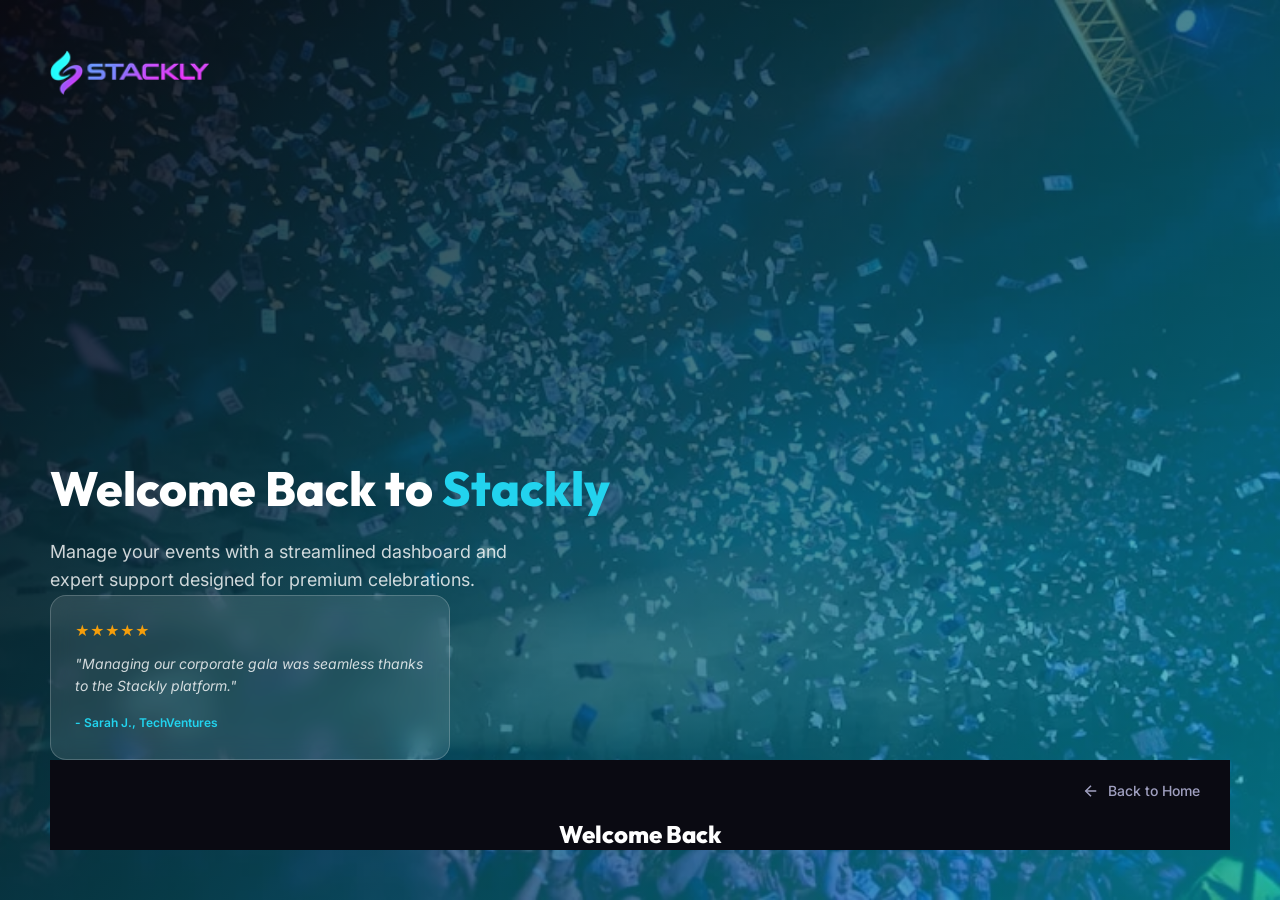
<file: login.html>
<!DOCTYPE html>
<html lang="en">
<head>
  <meta charset="UTF-8">
  <meta name="viewport" content="width=device-width, initial-scale=1.0">
  <meta name="description" content="Login to your Stackly account to manage your events.">
  <title>Login — Stackly</title>
  <link rel="stylesheet" href="css/common.css">
  <link rel="stylesheet" href="css/login.css">
  <link rel="icon" type="image/webp" href="assets/logo.webp">
</head>
<body class="login-body">


  <div class="login-container">
    <!-- Left Side: Brand & Visuals -->
    <div class="login-visuals">
      <div class="visuals-overlay"></div>
      <div class="visuals-content">
        <a href="index.html" class="nav-logo login-logo">
          <img src="assets/logo.webp" alt="Stackly Logo" class="logo-img"></a>
        
        <div class="visuals-text">
          <h1>Welcome Back to <span>Stackly</span></h1>
            <p>Manage your events with a streamlined dashboard and expert support designed for premium celebrations.</p>
        
        <div class="testimonial-mini glass-card">
          <div class="stars">★★★★★</div>
          <p>"Managing our corporate gala was seamless thanks to the Stackly platform."</p>
          <span>- Sarah J., TechVentures</span>
        </div>
      </div>
    </div>

    <!-- Right Side: Login Form -->
    <div class="login-form-container">
        <div class="back-home">
          <a href="index.html">
            <svg width="18" height="18" viewBox="0 0 24 24" fill="none" stroke="currentColor" stroke-width="2"><line x1="19" y1="12" x2="5" y2="12"/><polyline points="12 19 5 12 12 5"/></svg>
            Back to Home
          </a>
        </div>

        <div class="form-wrapper">
          <div class="form-header">
            <h2>Welcome Back</h2>
            <p>Sign in to access premium event planning tools and booking status.</p>
          </div>

          <div class="role-selector">
            <button type="button" class="role-option active" data-role="client">
              <div class="role-icon">
                <svg width="32" height="32" viewBox="0 0 24 24" fill="none" stroke="currentColor" stroke-width="2"><path d="M20 21v-2a4 4 0 0 0-4-4H8a4 4 0 0 0-4 4v2"/><circle cx="12" cy="7" r="4"/></svg>
              </div>
              <span>Client</span>
            </button>
            <button type="button" class="role-option" data-role="admin">
              <div class="role-icon">
                <svg width="32" height="32" viewBox="0 0 24 24" fill="none" stroke="currentColor" stroke-width="2"><path d="M12 22s8-4 8-10V5l-8-3-8 3v7c0 6 8 10 8 10z"/></svg>
              </div>
              <span>Admin</span>
            </button>
          </div>

          <form id="loginForm" class="login-form">
            <div class="form-group">
              <label for="email">Email Address</label>
              <div class="input-with-icon">
                <svg viewBox="0 0 24 24" fill="none" stroke="currentColor" stroke-width="2"><path d="M4 4h16c1.1 0 2 .9 2 2v12c0 1.1-.9 2-2 2H4c-1.1 0-2-.9-2-2V6c0-1.1.9-2 2-2z"/><polyline points="22,6 12,13 2,6"/></svg>
                <input type="email" id="email" name="email" placeholder="Email Address">
              </div>
            </div>

            <div class="form-group">
              <div class="label-row">
                <label for="password">Password</label>
                <a href="#" class="forgot-link">Forgot Password?</a>
              </div>
              <div class="input-with-icon">
                <svg viewBox="0 0 24 24" fill="none" stroke="currentColor" stroke-width="2"><rect x="3" y="11" width="18" height="11" rx="2" ry="2"/><path d="M7 11V7a5 5 0 0 1 10 0v4"/></svg>
                <input type="password" id="password" name="password" placeholder="Password">
                <button type="button" class="toggle-password" id="togglePassword">
                  <svg viewBox="0 0 24 24" fill="none" stroke="currentColor" stroke-width="2" class="eye-icon"><path d="M1 12s4-8 11-8 11 8 11 8-4 8-11 8-11-8-11-8z"/><circle cx="12" cy="12" r="3"/></svg>
                </button>
              </div>
            </div>

            <div class="checkbox-group">
              <input type="checkbox" id="remember" name="remember">
              <label for="remember">Remember Me</label>
            </div>

            <button type="submit" class="btn-primary login-submit-btn">
              Login
            </button>

            <div class="signup-link">
              <p>Don't have an account? <a href="register.html" class="accent-link">Sign Up</a></p>
            </div>
          </form>
        </div>
    </div>
  </div>

  <script src="js/script.js"></script>
  <script>
    document.addEventListener('DOMContentLoaded', () => {
      // Role selector functionality
      const roleOptions = document.querySelectorAll('.role-option');
      let selectedRole = 'client';
      
      roleOptions.forEach(option => {
        option.addEventListener('click', () => {
          roleOptions.forEach(opt => opt.classList.remove('active'));
          option.classList.add('active');
          selectedRole = option.getAttribute('data-role');
        });
      });

      // Password toggle
      const toggleBtn = document.getElementById('togglePassword');
      const passwordInput = document.getElementById('password');
      
      toggleBtn.addEventListener('click', () => {
        const type = passwordInput.getAttribute('type') === 'password' ? 'text' : 'password';
        passwordInput.setAttribute('type', type);
        
        if (type === 'text') {
          toggleBtn.innerHTML = '<svg viewBox="0 0 24 24" fill="none" stroke="currentColor" stroke-width="2"><path d="M17.94 17.94A10.07 10.07 0 0 1 12 20c-7 0-11-8-11-8a18.45 18.45 0 0 1 5.06-5.94M9.9 4.24A9.12 9.12 0 0 1 12 4c7 0 11 8 11 8a18.5 18.5 0 0 1-2.16 3.19m-6.72-1.07a3 3 0 1 1-4.24-4.24"/><line x1="1" y1="1" x2="23" y2="23"/></svg>';
        } else {
          toggleBtn.innerHTML = '<svg viewBox="0 0 24 24" fill="none" stroke="currentColor" stroke-width="2"><path d="M1 12s4-8 11-8 11 8 11 8-4 8-11 8-11-8-11-8z"/><circle cx="12" cy="12" r="3"/></svg>';
        }
      });

      // Form submission
      const form = document.getElementById('loginForm');
      form.addEventListener('submit', (e) => {
        e.preventDefault();
        
        const email = document.getElementById('email');
        const password = document.getElementById('password');
        let isValid = true;
        
        if (!validateEmail(email.value)) {
          showFieldError(email.parentElement, 'Valid email required');
          isValid = false;
        } else {
          clearFieldError(email.parentElement);
        }
        
        if (password.value.length < 6) {
          showFieldError(password.parentElement, 'Password must be at least 6 characters');
          isValid = false;
        } else {
          clearFieldError(password.parentElement);
        }
        
        if (isValid) {
          const btn = form.querySelector('.login-submit-btn');
          const originalText = btn.innerHTML;
          
          btn.innerHTML = 'Logging in... <svg class="spinner" viewBox="0 0 24 24" fill="none" stroke="currentColor" stroke-width="2" style="width:16px;height:16px;margin-left:8px;"><path d="M21 12a9 9 0 1 1-6.219-8.56"/></svg>';
          btn.disabled = true;
          
          localStorage.setItem('userEmail', email.value);
          
          setTimeout(() => {
            if (selectedRole === 'admin') {
              window.location.href = 'admindashboard.html';
            } else {
              window.location.href = 'userdashboard.html';
            }
          }, 800);
        }
      });
    });
  </script>
</body>
</html>
</file>
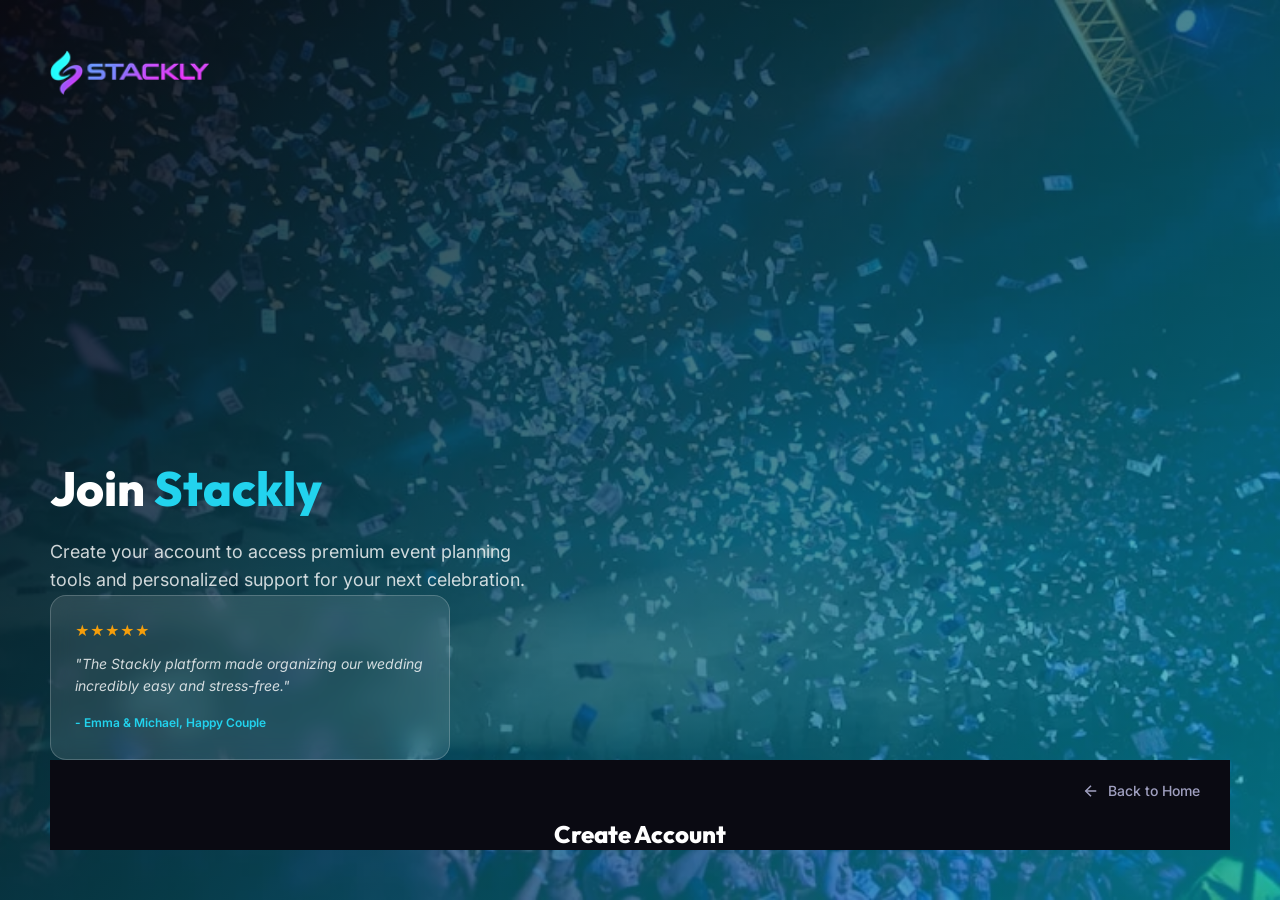
<file: register.html>
<!DOCTYPE html>
<html lang="en">
<head>
  <meta charset="UTF-8">
  <meta name="viewport" content="width=device-width, initial-scale=1.0">
  <meta name="description" content="Create a Stackly account to start managing your events.">
  <title>Sign Up — Stackly</title>
  <link rel="stylesheet" href="css/common.css">
  <link rel="stylesheet" href="css/login.css">
  <link rel="icon" type="image/webp" href="assets/logo.webp">
</head>
<body class="login-body">

  <div class="login-container">
    <!-- Left Side: Brand & Visuals -->
    <div class="login-visuals">
      <div class="visuals-overlay"></div>
      <div class="visuals-content">
        <a href="index.html" class="nav-logo login-logo">
          <img src="assets/logo.webp" alt="Stackly Logo" class="logo-img"></a>
        
        <div class="visuals-text">
          <h1>Join <span>Stackly</span></h1>
          <p>Create your account to access premium event planning tools and personalized support for your next celebration.</p>
        <div class="testimonial-mini glass-card">
          <div class="stars">★★★★★</div>
          <p>"The Stackly platform made organizing our wedding incredibly easy and stress-free."</p>
          <span>- Emma & Michael, Happy Couple</span>
        </div>
      </div>
    </div>

    <!-- Right Side: Register Form -->
    <div class="login-form-container">
        <div class="back-home">
          <a href="index.html">
            <svg width="18" height="18" viewBox="0 0 24 24" fill="none" stroke="currentColor" stroke-width="2"><line x1="19" y1="12" x2="5" y2="12"/><polyline points="12 19 5 12 12 5"/></svg>
            Back to Home
          </a>
        </div>

        <div class="form-wrapper">
          <div class="form-header">
            <h2>Create Account</h2>
            <p>Join our community and start organizing unforgettable experiences.</p>
          </div>

          <div class="role-selector">
            <button type="button" class="role-option active" data-role="client">
              <div class="role-icon">
                <svg width="32" height="32" viewBox="0 0 24 24" fill="none" stroke="currentColor" stroke-width="2"><path d="M20 21v-2a4 4 0 0 0-4-4H8a4 4 0 0 0-4 4v2"/><circle cx="12" cy="7" r="4"/></svg>
              </div>
              <span>Client</span>
            </button>
            <button type="button" class="role-option" data-role="organizer">
              <div class="role-icon">
                <svg width="32" height="32" viewBox="0 0 24 24" fill="none" stroke="currentColor" stroke-width="2"><path d="M12 2l3.09 6.26L22 9.27l-5 4.87 1.18 6.88L12 17.77l-6.18 3.25L7 14.14 2 9.27l6.91-1.01L12 2z"/></svg>
              </div>
              <span>Admin</span>
            </button>
          </div>

          <form id="registerForm" class="login-form">
            <div class="form-group">
              <label for="fullname">Full Name</label>
              <div class="input-with-icon">
                <svg viewBox="0 0 24 24" fill="none" stroke="currentColor" stroke-width="2"><path d="M20 21v-2a4 4 0 0 0-4-4H8a4 4 0 0 0-4 4v2"/><circle cx="12" cy="7" r="4"/></svg>
                <input type="text" id="fullname" name="fullname" placeholder="Full Name" required>
              </div>
            </div>

            <div class="form-group">
              <label for="email">Email Address</label>
              <div class="input-with-icon">
                <svg viewBox="0 0 24 24" fill="none" stroke="currentColor" stroke-width="2"><path d="M4 4h16c1.1 0 2 .9 2 2v12c0 1.1-.9 2-2 2H4c-1.1 0-2-.9-2-2V6c0-1.1.9-2 2-2z"/><polyline points="22,6 12,13 2,6"/></svg>
                <input type="email" id="email" name="email" placeholder="Email Address" required>
              </div>
            </div>

            <div class="form-group">
              <label for="password">Password</label>
              <div class="input-with-icon">
                <svg viewBox="0 0 24 24" fill="none" stroke="currentColor" stroke-width="2"><rect x="3" y="11" width="18" height="11" rx="2" ry="2"/><path d="M7 11V7a5 5 0 0 1 10 0v4"/></svg>
                <input type="password" id="password" name="password" placeholder="Password (Min. 6 characters)" required>
                <button type="button" class="toggle-password" id="togglePassword">
                  <svg viewBox="0 0 24 24" fill="none" stroke="currentColor" stroke-width="2" class="eye-icon"><path d="M1 12s4-8 11-8 11 8 11 8-4 8-11 8-11-8-11-8z"/><circle cx="12" cy="12" r="3"/></svg>
                </button>
              </div>
            </div>

            <div class="form-group">
              <label for="confirmpassword">Confirm Password</label>
              <div class="input-with-icon">
                <svg viewBox="0 0 24 24" fill="none" stroke="currentColor" stroke-width="2"><rect x="3" y="11" width="18" height="11" rx="2" ry="2"/><path d="M7 11V7a5 5 0 0 1 10 0v4"/></svg>
                <input type="password" id="confirmpassword" name="confirmpassword" placeholder="Confirm Password" required>
                <button type="button" class="toggle-password" id="toggleConfirmPassword">
                  <svg viewBox="0 0 24 24" fill="none" stroke="currentColor" stroke-width="2" class="eye-icon"><path d="M1 12s4-8 11-8 11 8 11 8-4 8-11 8-11-8-11-8z"/><circle cx="12" cy="12" r="3"/></svg>
                </button>
              </div>
            </div>

            <div class="checkbox-group">
              <input type="checkbox" id="terms" name="terms" required>
              <label for="terms">I agree to the <a href="#" class="accent-link">Terms & Conditions</a> and <a href="#" class="accent-link">Privacy Policy</a></label>
            </div>

            <button type="submit" class="btn-primary login-submit-btn">
              Create Account
            </button>

            <div class="signup-link">
              <p>Already have an account? <a href="login.html" class="accent-link">Sign In</a></p>
            </div>
          </form>
        </div>
    </div>
  </div>

  <script src="js/script.js"></script>
  <script>
    document.addEventListener('DOMContentLoaded', () => {
      // Role selector functionality
      const roleOptions = document.querySelectorAll('.role-option');
      let selectedRole = 'client';
      
      roleOptions.forEach(option => {
        option.addEventListener('click', () => {
          roleOptions.forEach(opt => opt.classList.remove('active'));
          option.classList.add('active');
          selectedRole = option.getAttribute('data-role');
        });
      });

      // Password toggle
      const toggleBtn = document.getElementById('togglePassword');
      const passwordInput = document.getElementById('password');
      
      toggleBtn.addEventListener('click', () => {
        const type = passwordInput.getAttribute('type') === 'password' ? 'text' : 'password';
        passwordInput.setAttribute('type', type);
        
        if (type === 'text') {
          toggleBtn.innerHTML = '<svg viewBox="0 0 24 24" fill="none" stroke="currentColor" stroke-width="2"><path d="M17.94 17.94A10.07 10.07 0 0 1 12 20c-7 0-11-8-11-8a18.45 18.45 0 0 1 5.06-5.94M9.9 4.24A9.12 9.12 0 0 1 12 4c7 0 11 8 11 8a18.5 18.5 0 0 1-2.16 3.19m-6.72-1.07a3 3 0 1 1-4.24-4.24"/><line x1="1" y1="1" x2="23" y2="23"/></svg>';
        } else {
          toggleBtn.innerHTML = '<svg viewBox="0 0 24 24" fill="none" stroke="currentColor" stroke-width="2"><path d="M1 12s4-8 11-8 11 8 11 8-4 8-11 8-11-8-11-8z"/><circle cx="12" cy="12" r="3"/></svg>';
        }
      });

      // Confirm password toggle
      const toggleConfirmBtn = document.getElementById('toggleConfirmPassword');
      const confirmPasswordInput = document.getElementById('confirmpassword');
      
      toggleConfirmBtn.addEventListener('click', () => {
        const type = confirmPasswordInput.getAttribute('type') === 'password' ? 'text' : 'password';
        confirmPasswordInput.setAttribute('type', type);
        
        if (type === 'text') {
          toggleConfirmBtn.innerHTML = '<svg viewBox="0 0 24 24" fill="none" stroke="currentColor" stroke-width="2"><path d="M17.94 17.94A10.07 10.07 0 0 1 12 20c-7 0-11-8-11-8a18.45 18.45 0 0 1 5.06-5.94M9.9 4.24A9.12 9.12 0 0 1 12 4c7 0 11 8 11 8a18.5 18.5 0 0 1-2.16 3.19m-6.72-1.07a3 3 0 1 1-4.24-4.24"/><line x1="1" y1="1" x2="23" y2="23"/></svg>';
        } else {
          toggleConfirmBtn.innerHTML = '<svg viewBox="0 0 24 24" fill="none" stroke="currentColor" stroke-width="2"><path d="M1 12s4-8 11-8 11 8 11 8-4 8-11 8-11-8-11-8z"/><circle cx="12" cy="12" r="3"/></svg>';
        }
      });

      // Form submission
      const form = document.getElementById('registerForm');
      form.addEventListener('submit', (e) => {
        e.preventDefault();
        
        const fullname = document.getElementById('fullname');
        const email = document.getElementById('email');
        const password = document.getElementById('password');
        const confirmPassword = document.getElementById('confirmpassword');
        const terms = document.getElementById('terms');
        let isValid = true;
        
        // Validate full name
        if (fullname.value.trim().length < 3) {
          showFieldError(fullname.parentElement, 'Name must be at least 3 characters');
          isValid = false;
        } else {
          clearFieldError(fullname.parentElement);
        }
        
        // Validate email
        if (!validateEmail(email.value)) {
          showFieldError(email.parentElement, 'Valid email required');
          isValid = false;
        } else {
          clearFieldError(email.parentElement);
        }
        
        // Validate password
        if (password.value.length < 6) {
          showFieldError(password.parentElement, 'Password must be at least 6 characters');
          isValid = false;
        } else {
          clearFieldError(password.parentElement);
        }
        
        // Validate password match
        if (password.value !== confirmPassword.value) {
          showFieldError(confirmPassword.parentElement, 'Passwords do not match');
          isValid = false;
        } else {
          clearFieldError(confirmPassword.parentElement);
        }
        
        // Validate terms
        if (!terms.checked) {
          showFieldError(terms.parentElement, 'You must accept the terms & conditions');
          isValid = false;
        }
        
        if (isValid) {
          const btn = form.querySelector('.login-submit-btn');
          
          btn.innerHTML = 'Creating Account... <svg class="spinner" viewBox="0 0 24 24" fill="none" stroke="currentColor" stroke-width="2" style="width:16px;height:16px;margin-left:8px;"><path d="M21 12a9 9 0 1 1-6.219-8.56"/></svg>';
          btn.disabled = true;
          
          localStorage.setItem('userEmail', email.value);
          localStorage.setItem('userFullName', fullname.value);
          
          setTimeout(() => {
            window.location.href = 'login.html';
          }, 1200);
        }
      });
    });

    // Helper functions
    function validateEmail(email) {
      const re = /^[^\s@]+@[^\s@]+\.[^\s@]+$/;
      return re.test(email);
    }

    function showFieldError(fieldParent, message) {
      clearFieldError(fieldParent);
      const errorDiv = document.createElement('div');
      errorDiv.className = 'field-error';
      errorDiv.textContent = message;
      errorDiv.style.color = '#ff6b6b';
      errorDiv.style.fontSize = '12px';
      errorDiv.style.marginTop = '6px';
      fieldParent.appendChild(errorDiv);
    }

    function clearFieldError(fieldParent) {
      const error = fieldParent.querySelector('.field-error');
      if (error) error.remove();
    }
  </script>
</body>
</html>
</file>
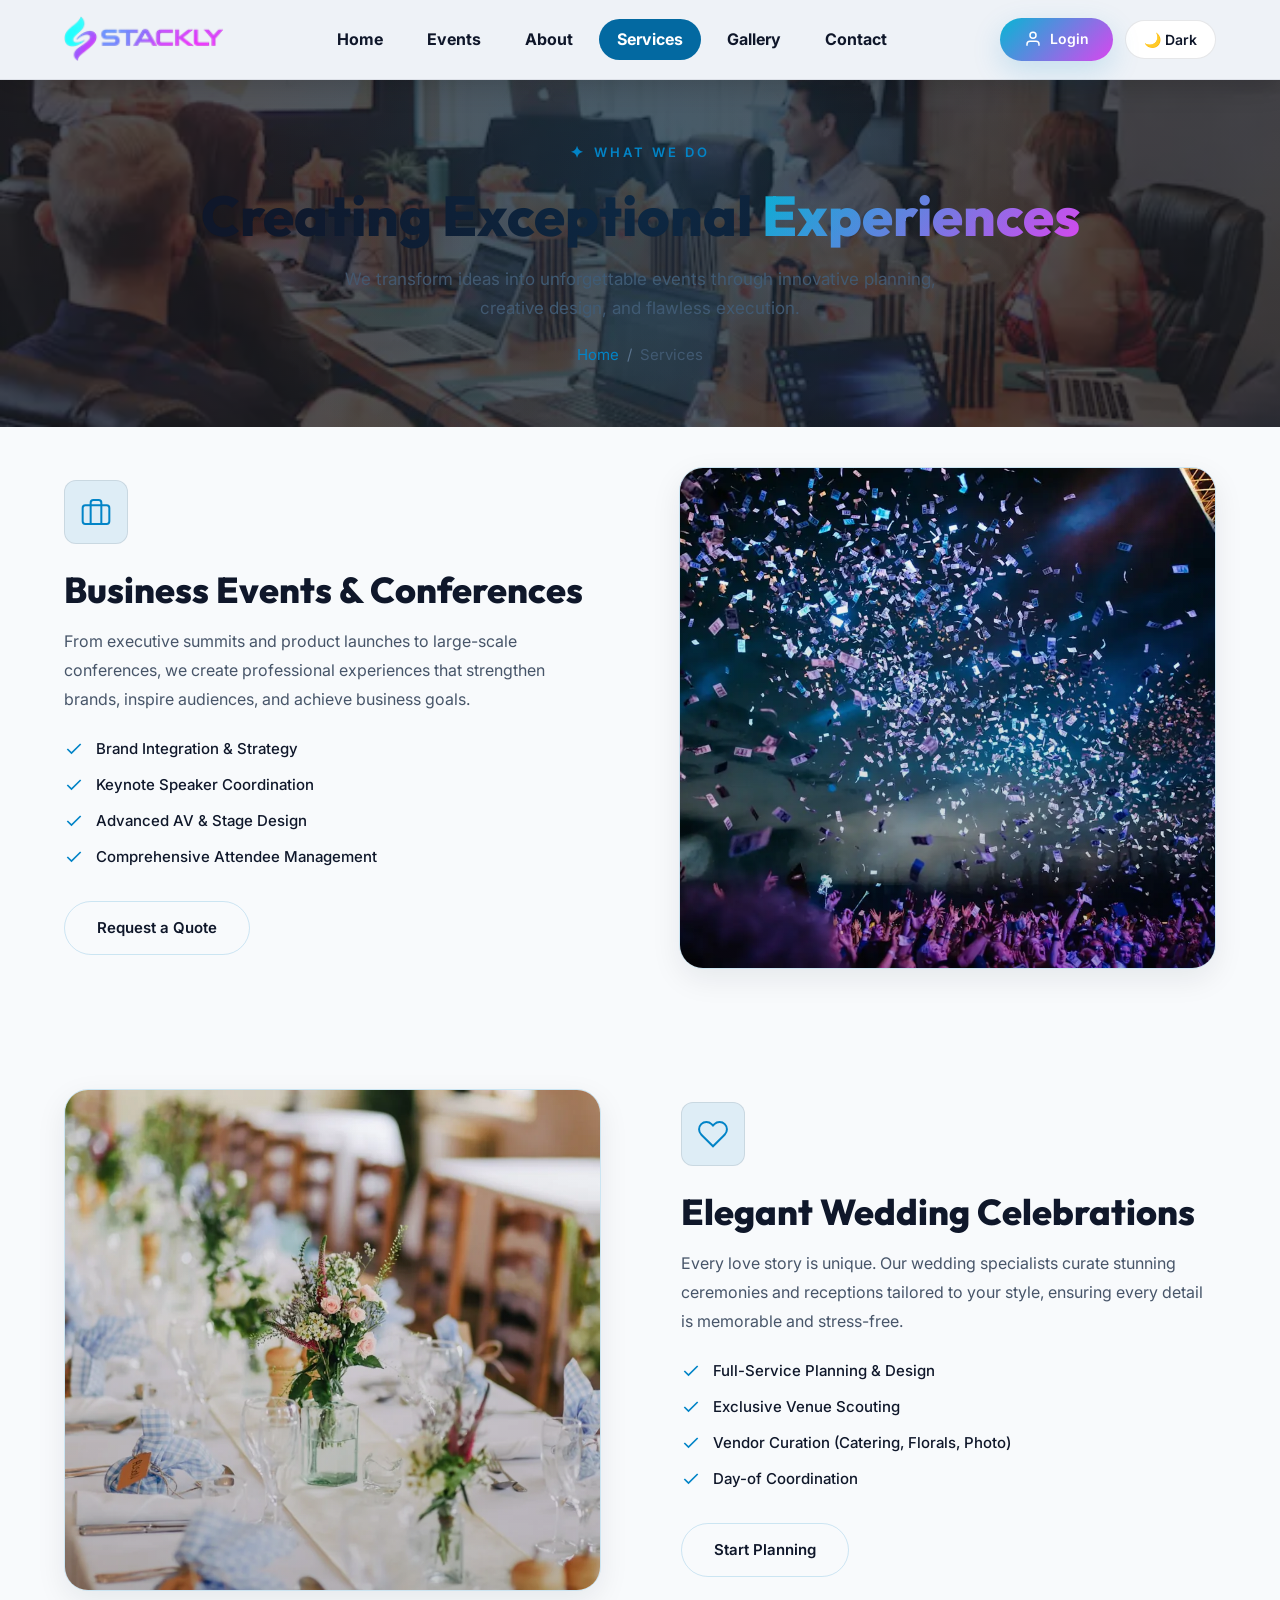
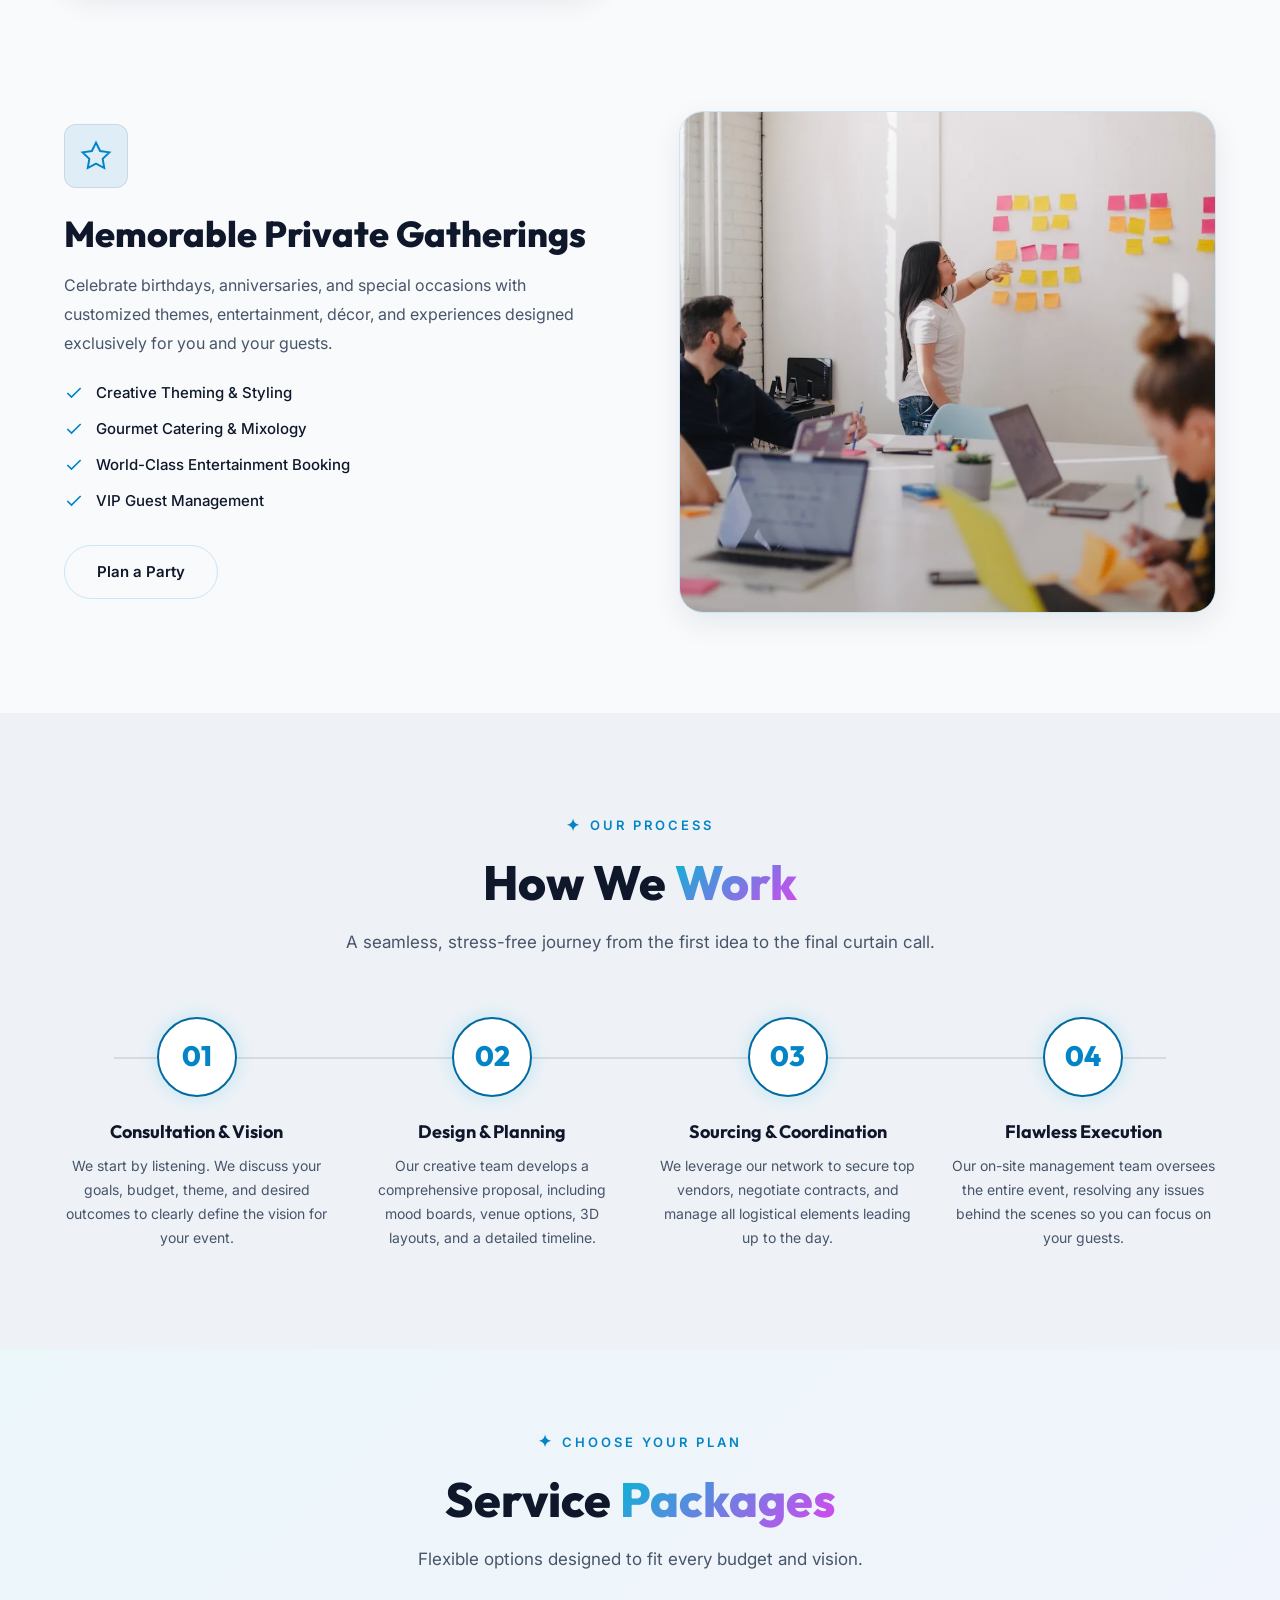
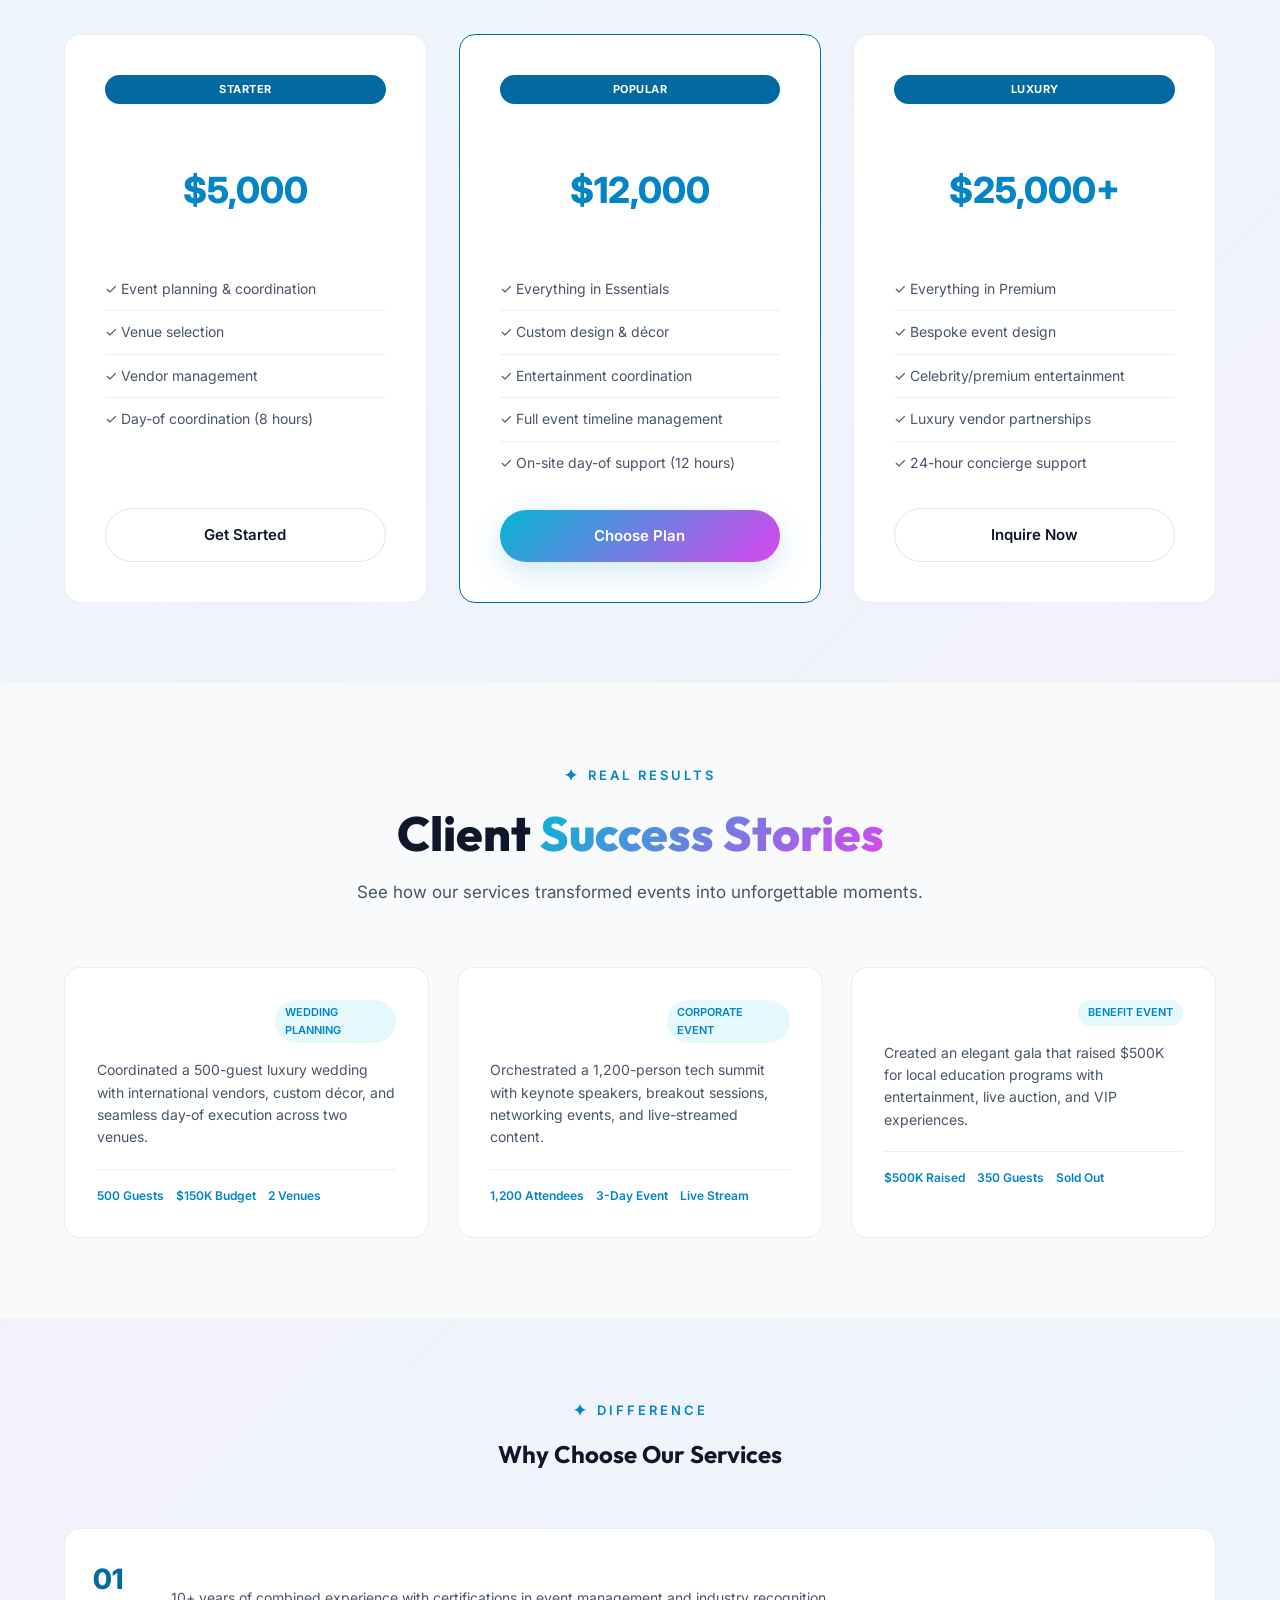
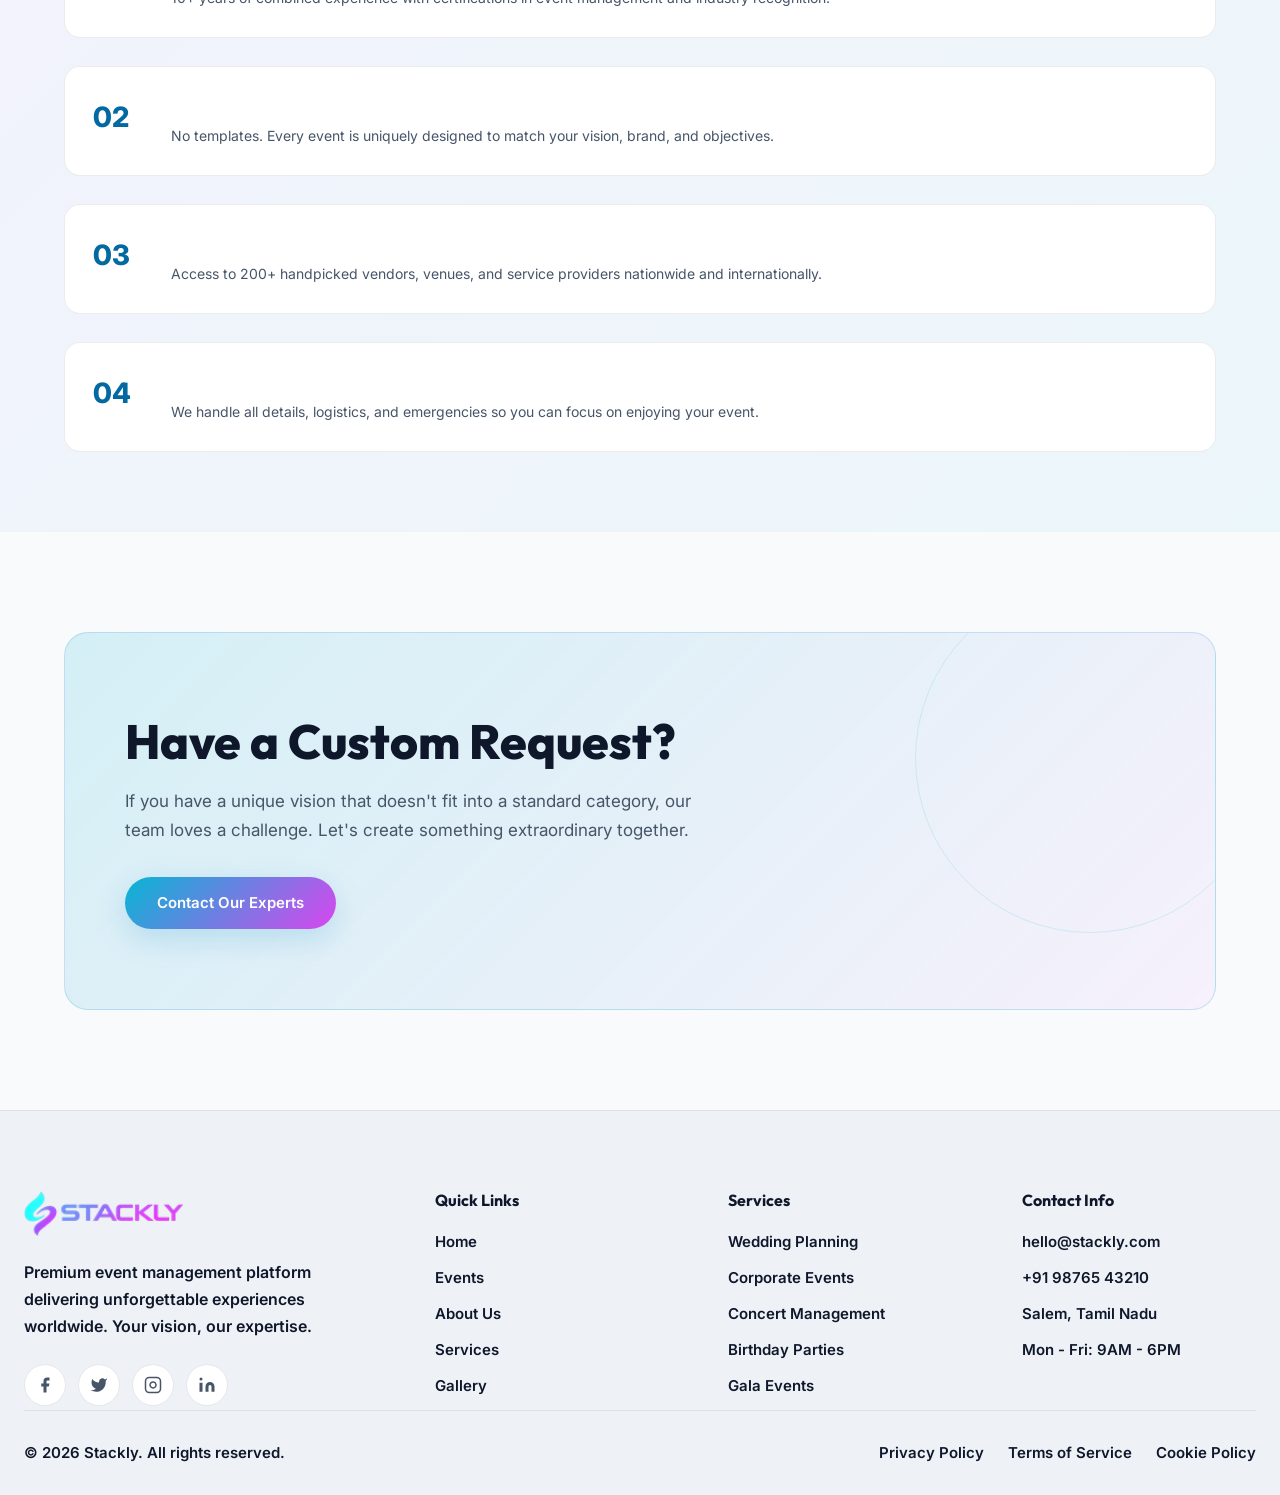
<file: services.html>
<!DOCTYPE html>
<html lang="en">
<head>
  <meta charset="UTF-8">
  <meta name="viewport" content="width=device-width, initial-scale=1.0">
  <meta name="description" content="Discover Stackly's premium event services including wedding planning, corporate events, and private parties.">
  <title>Services — Stackly</title>
  <link rel="stylesheet" href="css/common.css">
  <link rel="stylesheet" href="css/services.css">
  <link rel="icon" type="image/webp" href="assets/logo.webp">
</head>
<body>

  <!-- ======== NAVBAR ======== -->
  <nav class="navbar" id="navbar">
    <div class="nav-container">
      <a href="index.html" class="nav-logo">
        <img src="assets/logo.webp" alt="Stackly Logo" class="logo-img"></a>
      <div class="nav-links" id="navLinks">
        <a href="index.html">Home</a>
        <a href="events.html">Events</a>
        <a href="about.html">About</a>
        <a href="services.html" class="active">Services</a>
        <a href="gallery.html">Gallery</a>
        <a href="contact.html">Contact</a>
        <a href="login.html" class="mobile-login">Login</a>
      </div>
      <div class="nav-right">
        <a href="login.html" class="btn-login">
          <svg viewBox="0 0 24 24" fill="none" stroke="currentColor" stroke-width="2"><path d="M20 21v-2a4 4 0 0 0-4-4H8a4 4 0 0 0-4 4v2"/><circle cx="12" cy="7" r="4"/></svg>
          Login
        </a>
        <button class="menu-toggle" id="menuToggle" aria-label="Toggle menu"><span></span><span></span><span></span></button>
      </div>
    </div>
  </nav>
  <div class="nav-overlay" id="navOverlay"></div>

  <!-- ======== PAGE HERO ======== -->
  <section class="page-hero">
    <div class="container">
      <span class="section-label"><span class="star">✦</span> WHAT WE DO</span>
      <h1 class="section-title">Creating Exceptional <span>Experiences</span></h1>
<p class="section-subtitle" style="margin: 0 auto;">
We transform ideas into unforgettable events through innovative planning, creative design, and flawless execution.
</p>
      <div class="breadcrumb">
        <a href="index.html">Home</a>
        <span class="separator">/</span>
        <span>Services</span>
      </div>
    </div>
  </section>

  <!-- ======== SERVICES LISTING ======== -->
  <section class="section services-page-section">
    <div class="container">
      
      <!-- Service 1: Corporate Events -->
      <div class="service-block animate-on-scroll">
        <div class="service-content">
          <div class="service-icon">
            <svg width="32" height="32" viewBox="0 0 24 24" fill="none" stroke="currentColor" stroke-width="1.5">
              <rect x="2" y="7" width="20" height="14" rx="2" ry="2"/>
              <path d="M16 21V5a2 2 0 0 0-2-2h-4a2 2 0 0 0-2 2v16"/>
            </svg>
          </div>
         <h2>Business Events & Conferences</h2>
<p>
From executive summits and product launches to large-scale conferences, we create professional experiences that strengthen brands, inspire audiences, and achieve business goals.
</p>
          <ul class="service-features">
            <li><svg viewBox="0 0 24 24" fill="none" stroke="currentColor" stroke-width="2"><polyline points="20 6 9 17 4 12"/></svg> Brand Integration & Strategy</li>
            <li><svg viewBox="0 0 24 24" fill="none" stroke="currentColor" stroke-width="2"><polyline points="20 6 9 17 4 12"/></svg> Keynote Speaker Coordination</li>
            <li><svg viewBox="0 0 24 24" fill="none" stroke="currentColor" stroke-width="2"><polyline points="20 6 9 17 4 12"/></svg> Advanced AV & Stage Design</li>
            <li><svg viewBox="0 0 24 24" fill="none" stroke="currentColor" stroke-width="2"><polyline points="20 6 9 17 4 12"/></svg> Comprehensive Attendee Management</li>
          </ul>
          <a href="404.html" class="btn-secondary">Request a Quote</a>
        </div>
        <div class="service-image">
          <img src="assets/event-daytime-12.webp" alt="Corporate Event Setup">
        </div>
      </div>

      <!-- Service 2: Weddings -->
      <div class="service-block reverse animate-on-scroll">
        <div class="service-content">
          <div class="service-icon">
            <svg width="32" height="32" viewBox="0 0 24 24" fill="none" stroke="currentColor" stroke-width="1.5">
              <path d="M20.84 4.61a5.5 5.5 0 0 0-7.78 0L12 5.67l-1.06-1.06a5.5 5.5 0 0 0-7.78 7.78l1.06 1.06L12 21.23l7.78-7.78 1.06-1.06a5.5 5.5 0 0 0 0-7.78z"/>
            </svg>
          </div>
         <h2>Elegant Wedding Celebrations</h2>
<p>
Every love story is unique. Our wedding specialists curate stunning ceremonies and receptions tailored to your style, ensuring every detail is memorable and stress-free.
</p>
          <ul class="service-features">
            <li><svg viewBox="0 0 24 24" fill="none" stroke="currentColor" stroke-width="2"><polyline points="20 6 9 17 4 12"/></svg> Full-Service Planning & Design</li>
            <li><svg viewBox="0 0 24 24" fill="none" stroke="currentColor" stroke-width="2"><polyline points="20 6 9 17 4 12"/></svg> Exclusive Venue Scouting</li>
            <li><svg viewBox="0 0 24 24" fill="none" stroke="currentColor" stroke-width="2"><polyline points="20 6 9 17 4 12"/></svg> Vendor Curation (Catering, Florals, Photo)</li>
            <li><svg viewBox="0 0 24 24" fill="none" stroke="currentColor" stroke-width="2"><polyline points="20 6 9 17 4 12"/></svg> Day-of Coordination</li>
          </ul>
          <a href="404.html" class="btn-secondary">Start Planning</a>
        </div>
        <div class="service-image">
          <img src="assets/event-daytime-13.webp" alt="Luxury Wedding Decor">
        </div>
      </div>

      <!-- Service 3: Private Parties -->
      <div class="service-block animate-on-scroll">
        <div class="service-content">
          <div class="service-icon">
            <svg width="32" height="32" viewBox="0 0 24 24" fill="none" stroke="currentColor" stroke-width="1.5">
              <polygon points="12 2 15.09 8.26 22 9.27 17 14.14 18.18 21.02 12 17.77 5.82 21.02 7 14.14 2 9.27 8.91 8.26 12 2"/>
            </svg>
          </div>
          <h2>Memorable Private Gatherings</h2>
<p>
Celebrate birthdays, anniversaries, and special occasions with customized themes, entertainment, décor, and experiences designed exclusively for you and your guests.
</p>
          <ul class="service-features">
            <li><svg viewBox="0 0 24 24" fill="none" stroke="currentColor" stroke-width="2"><polyline points="20 6 9 17 4 12"/></svg> Creative Theming & Styling</li>
            <li><svg viewBox="0 0 24 24" fill="none" stroke="currentColor" stroke-width="2"><polyline points="20 6 9 17 4 12"/></svg> Gourmet Catering & Mixology</li>
            <li><svg viewBox="0 0 24 24" fill="none" stroke="currentColor" stroke-width="2"><polyline points="20 6 9 17 4 12"/></svg> World-Class Entertainment Booking</li>
            <li><svg viewBox="0 0 24 24" fill="none" stroke="currentColor" stroke-width="2"><polyline points="20 6 9 17 4 12"/></svg> VIP Guest Management</li>
          </ul>
          <a href="404.html" class="btn-secondary">Plan a Party</a>
        </div>
        <div class="service-image">
          <img src="assets/event-daytime-14.webp" alt="Private Party with DJ">
        </div>
      </div>

    </div>
  </section>

  <!-- ======== HOW WE WORK ======== -->
  <section class="section process-section">
    <div class="container">
      <div class="section-header">
        <span class="section-label"><span class="star">✦</span> OUR PROCESS</span>
        <h2 class="section-title">How We <span>Work</span></h2>
        <p class="section-subtitle">A seamless, stress-free journey from the first idea to the final curtain call.</p>
      </div>

      <div class="process-steps">
        <div class="process-step animate-on-scroll">
          <div class="step-number">01</div>
          <h3>Consultation & Vision</h3>
          <p>We start by listening. We discuss your goals, budget, theme, and desired outcomes to clearly define the vision for your event.</p>
        </div>
        <div class="process-step animate-on-scroll">
          <div class="step-number">02</div>
          <h3>Design & Planning</h3>
          <p>Our creative team develops a comprehensive proposal, including mood boards, venue options, 3D layouts, and a detailed timeline.</p>
        </div>
        <div class="process-step animate-on-scroll">
          <div class="step-number">03</div>
          <h3>Sourcing & Coordination</h3>
          <p>We leverage our network to secure top vendors, negotiate contracts, and manage all logistical elements leading up to the day.</p>
        </div>
        <div class="process-step animate-on-scroll">
          <div class="step-number">04</div>
          <h3>Flawless Execution</h3>
          <p>Our on-site management team oversees the entire event, resolving any issues behind the scenes so you can focus on your guests.</p>
        </div>
      </div>
    </div>
  </section>

  <!-- ======== SERVICE PACKAGES ======== -->
  <section class="section packages-section">
    <div class="container">
      <div class="section-header">
        <span class="section-label"><span class="star">✦</span> CHOOSE YOUR PLAN</span>
        <h2 class="section-title">Service <span>Packages</span></h2>
        <p class="section-subtitle">Flexible options designed to fit every budget and vision.</p>
      </div>
      <div class="packages-grid">
        <div class="package-card animate-on-scroll">
          <div class="package-badge">STARTER</div>
          <h3>Essentials</h3>
          <div class="package-price">$5,000</div>
          <ul class="package-features">
            <li>✓ Event planning & coordination</li>
            <li>✓ Venue selection</li>
            <li>✓ Vendor management</li>
            <li>✓ Day-of coordination (8 hours)</li>
          </ul>
          <a href="404.html" class="btn-secondary">Get Started</a>
        </div>
        <div class="package-card featured animate-on-scroll">
          <div class="package-badge">POPULAR</div>
          <h3>Premium</h3>
          <div class="package-price">$12,000</div>
          <ul class="package-features">
            <li>✓ Everything in Essentials</li>
            <li>✓ Custom design & décor</li>
            <li>✓ Entertainment coordination</li>
            <li>✓ Full event timeline management</li>
            <li>✓ On-site day-of support (12 hours)</li>
          </ul>
          <a href="404.html" class="btn-primary">Choose Plan</a>
        </div>
        <div class="package-card animate-on-scroll">
          <div class="package-badge">LUXURY</div>
          <h3>Signature</h3>
          <div class="package-price">$25,000+</div>
          <ul class="package-features">
            <li>✓ Everything in Premium</li>
            <li>✓ Bespoke event design</li>
            <li>✓ Celebrity/premium entertainment</li>
            <li>✓ Luxury vendor partnerships</li>
            <li>✓ 24-hour concierge support</li>
          </ul>
          <a href="404.html" class="btn-secondary">Inquire Now</a>
        </div>
      </div>
    </div>
  </section>

  <!-- ======== SUCCESS STORIES ======== -->
  <section class="section success-stories-section">
    <div class="container">
      <div class="section-header">
        <span class="section-label"><span class="star">✦</span> REAL RESULTS</span>
        <h2 class="section-title">Client <span>Success Stories</span></h2>
        <p class="section-subtitle">See how our services transformed events into unforgettable moments.</p>
      </div>
      <div class="stories-grid">
        <div class="story-card animate-on-scroll">
          <div class="story-header">
            <h4>Wedding of the Century</h4>
            <span class="story-tag">Wedding Planning</span>
          </div>
          <p class="story-description">Coordinated a 500-guest luxury wedding with international vendors, custom décor, and seamless day-of execution across two venues.</p>
          <div class="story-metrics">
            <span>500 Guests</span>
            <span>$150K Budget</span>
            <span>2 Venues</span>
          </div>
        </div>
        <div class="story-card animate-on-scroll">
          <div class="story-header">
            <h4>Tech Conference 2025</h4>
            <span class="story-tag">Corporate Event</span>
          </div>
          <p class="story-description">Orchestrated a 1,200-person tech summit with keynote speakers, breakout sessions, networking events, and live-streamed content.</p>
          <div class="story-metrics">
            <span>1,200 Attendees</span>
            <span>3-Day Event</span>
            <span>Live Stream</span>
          </div>
        </div>
        <div class="story-card animate-on-scroll">
          <div class="story-header">
            <h4>Charity Gala Night</h4>
            <span class="story-tag">Benefit Event</span>
          </div>
          <p class="story-description">Created an elegant gala that raised $500K for local education programs with entertainment, live auction, and VIP experiences.</p>
          <div class="story-metrics">
            <span>$500K Raised</span>
            <span>350 Guests</span>
            <span>Sold Out</span>
          </div>
        </div>
      </div>
    </div>
  </section>

  <!-- ======== WHY CHOOSE US ======== -->
  <section class="section why-choose-section">
    <div class="container">
      <div class="section-header">
        <span class="section-label"><span class="star">✦</span> DIFFERENCE</span>
        <h2 class="section-title\">Why Choose Our <span>Services</span></h2>
      </div>
      <div class="why-choose-list">
        <div class="why-item animate-on-scroll">
          <div class="why-number">01</div>
          <div class="why-content">
            <h4>Expert Team</h4>
            <p>10+ years of combined experience with certifications in event management and industry recognition.</p>
          </div>
        </div>
        <div class="why-item animate-on-scroll">
          <div class="why-number">02</div>
          <div class="why-content">
            <h4>Full Customization</h4>
            <p>No templates. Every event is uniquely designed to match your vision, brand, and objectives.</p>
          </div>
        </div>
        <div class="why-item animate-on-scroll">
          <div class="why-number">03</div>
          <div class="why-content">
            <h4>Premium Network</h4>
            <p>Access to 200+ handpicked vendors, venues, and service providers nationwide and internationally.</p>
          </div>
        </div>
        <div class="why-item animate-on-scroll">
          <div class="why-number">04</div>
          <div class="why-content">
            <h4>Stress-Free Experience</h4>
            <p>We handle all details, logistics, and emergencies so you can focus on enjoying your event.</p>
          </div>
        </div>
      </div>
    </div>
  </section>

  <!-- ======== CTA ======== -->
  <section class="cta-section">
    <div class="container">
      <div class="cta-card">
        <div class="cta-content">
          <h2 class="section-title">Have a Custom Request?</h2>
          <p class="section-subtitle">If you have a unique vision that doesn't fit into a standard category, our team loves a challenge. Let's create something extraordinary together.</p>
          <a href="404.html" class="btn-primary">Contact Our Experts</a>
        </div>
        <div class="cta-decoration">
          <div class="cta-circle"></div>
        </div>
      </div>
    </div>
  </section>

  <!-- ======== FOOTER ======== -->
  <footer class="footer">
    <div class="container">
      <div class="footer-grid">
        <div class="footer-brand">
          <a href="index.html" class="nav-logo">
            <img src="assets/logo.webp" alt="Stackly Logo" class="logo-img"></a>
          <p>Premium event management platform delivering unforgettable experiences worldwide. Your vision, our expertise.</p>
          <div class="footer-socials">
            <a href="#" aria-label="Facebook">
              <svg width="18" height="18" viewBox="0 0 24 24" fill="currentColor"><path d="M18 2h-3a5 5 0 0 0-5 5v3H7v4h3v8h4v-8h3l1-4h-4V7a1 1 0 0 1 1-1h3z"/></svg>
            </a>
            <a href="#" aria-label="Twitter">
              <svg width="18" height="18" viewBox="0 0 24 24" fill="currentColor"><path d="M23 3a10.9 10.9 0 0 1-3.14 1.53 4.48 4.48 0 0 0-7.86 3v1A10.66 10.66 0 0 1 3 4s-4 9 5 13a11.64 11.64 0 0 1-7 2c9 5 20 0 20-11.5a4.5 4.5 0 0 0-.08-.83A7.72 7.72 0 0 0 23 3z"/></svg>
            </a>
            <a href="#" aria-label="Instagram">
              <svg width="18" height="18" viewBox="0 0 24 24" fill="none" stroke="currentColor" stroke-width="2"><rect x="2" y="2" width="20" height="20" rx="5" ry="5"/><path d="M16 11.37A4 4 0 1 1 12.63 8 4 4 0 0 1 16 11.37z"/><line x1="17.5" y1="6.5" x2="17.51" y2="6.5"/></svg>
            </a>
            <a href="#" aria-label="LinkedIn">
              <svg width="18" height="18" viewBox="0 0 24 24" fill="currentColor"><path d="M16 8a6 6 0 0 1 6 6v7h-4v-7a2 2 0 0 0-2-2 2 2 0 0 0-2 2v7h-4v-7a6 6 0 0 1 6-6z"/><rect x="2" y="9" width="4" height="12"/><circle cx="4" cy="4" r="2"/></svg>
            </a>
          </div>
        </div>
        <div class="footer-column">
          <h4>Quick Links</h4>
          <ul>
            <li><a href="index.html">Home</a></li>
            <li><a href="events.html">Events</a></li>
            <li><a href="about.html">About Us</a></li>
            <li><a href="services.html">Services</a></li>
            <li><a href="gallery.html">Gallery</a></li>
          </ul>
        </div>
        <div class="footer-column">
          <h4>Services</h4>
          <ul>
            <li><a href="services.html">Wedding Planning</a></li>
            <li><a href="services.html">Corporate Events</a></li>
            <li><a href="services.html">Concert Management</a></li>
            <li><a href="services.html">Birthday Parties</a></li>
            <li><a href="services.html">Gala Events</a></li>
          </ul>
        </div>
        <div class="footer-column">
          <h4>Contact Info</h4>
          <ul>
            <li>hello@stackly.com</li>
            <li>+91 98765 43210</li>
            <li>Salem, Tamil Nadu</li>
            <li>Mon - Fri: 9AM - 6PM</li>
          </ul>
        </div>
      </div>
      <div class="footer-bottom">
        <p>&copy; 2026 Stackly. All rights reserved.</p>
        <div class="footer-bottom-links">
          <a href="#">Privacy Policy</a>
          <a href="#">Terms of Service</a>
          <a href="#">Cookie Policy</a>
        </div>
      </div>
    </div>
  </footer>

  <button class="back-to-top" id="backToTop" aria-label="Back to top">
    <svg width="20" height="20" viewBox="0 0 24 24" fill="none" stroke="currentColor" stroke-width="2.5"><polyline points="18 15 12 9 6 15"/></svg>
  </button>

  <script src="js/script.js"></script>
</body>
</html>
</file>
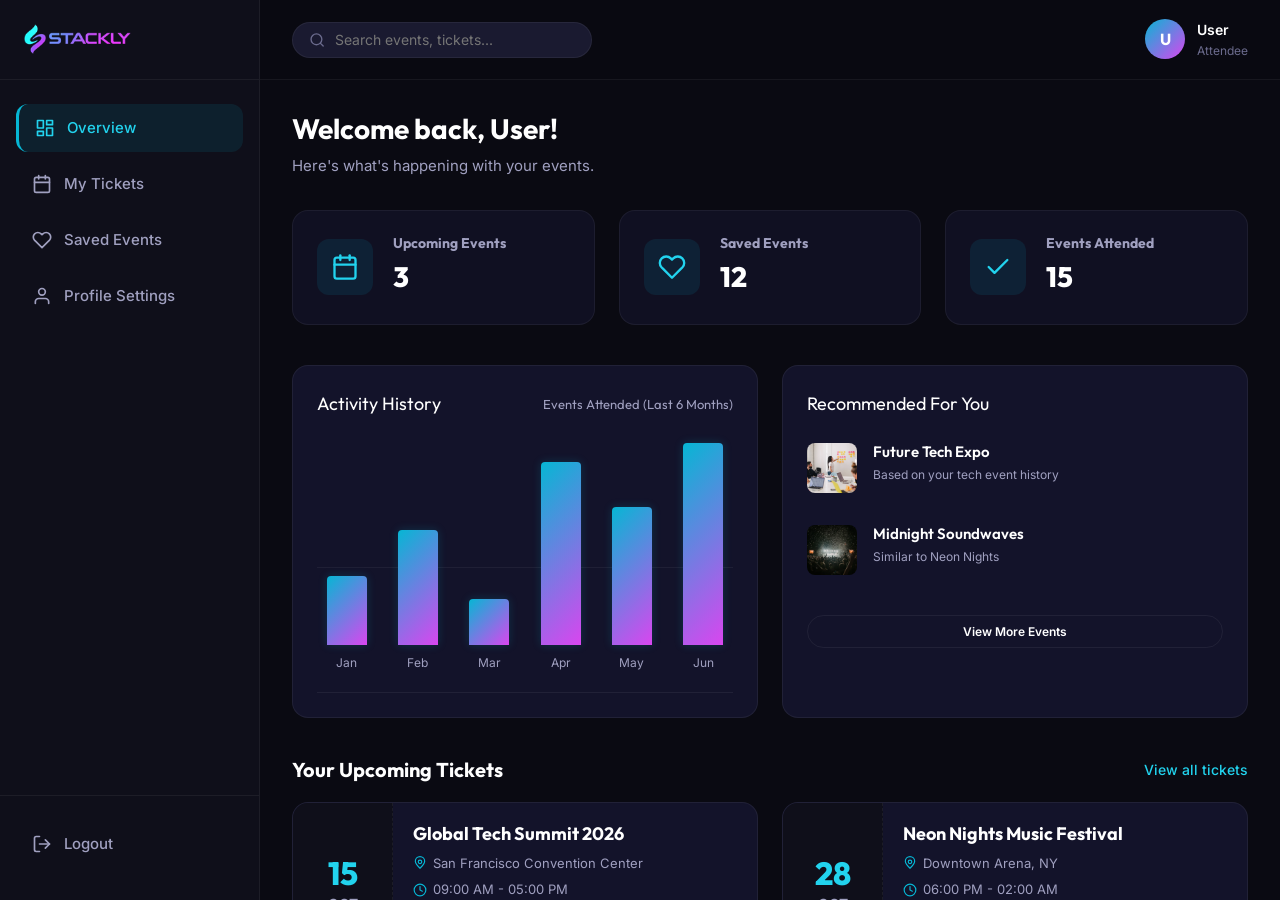
<file: userdashboard.html>
<!DOCTYPE html>
<html lang="en">
<head>
  <meta charset="UTF-8">
  <meta name="viewport" content="width=device-width, initial-scale=1.0">
  <title>User Dashboard | Stackly</title>
  <link rel="stylesheet" href="css/common.css">
  <link rel="stylesheet" href="css/userdashboard.css">
  <link rel="icon" type="image/webp" href="assets/logo.webp">
</head>
<body class="dashboard-body">

  <!-- Sidebar -->
  <aside class="sidebar" id="sidebar">
    <div class="sidebar-header">
      <a href="index.html" class="sidebar-logo">
        <img src="assets/logo.webp" alt="Stackly Logo" class="logo-img">
      </a>
      <button class="sidebar-close-btn" id="sidebarClose">
        <svg viewBox="0 0 24 24" fill="none" stroke="currentColor" stroke-width="2"><line x1="18" y1="6" x2="6" y2="18"/><line x1="6" y1="6" x2="18" y2="18"/></svg>
      </button>
    </div>
    
    <nav class="sidebar-nav">
      <a href="#" class="nav-item active" data-target="overview">
        <svg viewBox="0 0 24 24" fill="none" stroke="currentColor" stroke-width="2" stroke-linecap="round" stroke-linejoin="round"><rect x="3" y="3" width="7" height="9"/><rect x="14" y="3" width="7" height="5"/><rect x="14" y="12" width="7" height="9"/><rect x="3" y="16" width="7" height="5"/></svg>
        Overview
      </a>
      <a href="#" class="nav-item" data-target="tickets">
        <svg viewBox="0 0 24 24" fill="none" stroke="currentColor" stroke-width="2" stroke-linecap="round" stroke-linejoin="round"><rect x="3" y="4" width="18" height="18" rx="2" ry="2"/><line x1="16" y1="2" x2="16" y2="6"/><line x1="8" y1="2" x2="8" y2="6"/><line x1="3" y1="10" x2="21" y2="10"/></svg>
        My Tickets
      </a>
      <a href="#" class="nav-item" data-target="saved">
        <svg viewBox="0 0 24 24" fill="none" stroke="currentColor" stroke-width="2" stroke-linecap="round" stroke-linejoin="round"><path d="M20.84 4.61a5.5 5.5 0 0 0-7.78 0L12 5.67l-1.06-1.06a5.5 5.5 0 0 0-7.78 7.78l1.06 1.06L12 21.23l7.78-7.78 1.06-1.06a5.5 5.5 0 0 0 0-7.78z"/></svg>
        Saved Events
      </a>
      <a href="#" class="nav-item" data-target="settings">
        <svg viewBox="0 0 24 24" fill="none" stroke="currentColor" stroke-width="2" stroke-linecap="round" stroke-linejoin="round"><path d="M20 21v-2a4 4 0 0 0-4-4H8a4 4 0 0 0-4 4v2"/><circle cx="12" cy="7" r="4"/></svg>
        Profile Settings
      </a>
    </nav>
    
    <div class="sidebar-footer">
      <a href="login.html" class="nav-item">
        <svg viewBox="0 0 24 24" fill="none" stroke="currentColor" stroke-width="2" stroke-linecap="round" stroke-linejoin="round"><path d="M9 21H5a2 2 0 0 1-2-2V5a2 2 0 0 1 2-2h4"/><polyline points="16 17 21 12 16 7"/><line x1="21" y1="12" x2="9" y2="12"/></svg>
        Logout
      </a>
    </div>
  </aside>

  <!-- Sidebar Overlay -->
  <div class="sidebar-overlay" id="sidebarOverlay"></div>

  <!-- Main Content -->
  <main class="main-content">
    
    <!-- Topbar -->
    <header class="topbar">
      <div class="topbar-left">
        <button class="menu-toggle-btn" id="menuToggle">
          <svg viewBox="0 0 24 24" fill="none" stroke="currentColor" stroke-width="2"><line x1="3" y1="12" x2="21" y2="12"/><line x1="3" y1="6" x2="21" y2="6"/><line x1="3" y1="18" x2="21" y2="18"/></svg>
        </button>
        <div class="search-box">
          <svg viewBox="0 0 24 24" fill="none" stroke="currentColor" stroke-width="2" stroke-linecap="round" stroke-linejoin="round"><circle cx="11" cy="11" r="8"/><line x1="21" y1="21" x2="16.65" y2="16.65"/></svg>
          <input type="text" placeholder="Search events, tickets...">
        </div>
      </div>
      
      <div class="topbar-right">
        <div class="user-profile">
          <div class="avatar" id="userAvatar">U</div>
          <div class="user-info">
            <span class="user-name" id="userNameDisplay">User</span>
            <span class="user-role">Attendee</span>
          </div>
        </div>
      </div>
    </header>

    <!-- Dashboard Area -->
    <div class="dashboard-area">
      <!-- Overview Tab -->
      <div id="overview" class="tab-content active">
        <div class="dashboard-header">
          <h1 class="dashboard-title">Welcome back, <span id="displayName">User</span>!</h1>
          <p class="dashboard-subtitle">Here's what's happening with your events.</p>
        </div>

        <!-- Stats -->
      <div class="stats-grid animate-entry delay-1">
        <div class="stat-card">
          <div class="stat-icon">
            <svg viewBox="0 0 24 24" fill="none" stroke="currentColor" stroke-width="2" stroke-linecap="round" stroke-linejoin="round"><rect x="3" y="4" width="18" height="18" rx="2" ry="2"/><line x1="16" y1="2" x2="16" y2="6"/><line x1="8" y1="2" x2="8" y2="6"/><line x1="3" y1="10" x2="21" y2="10"/></svg>
          </div>
          <div class="stat-details">
            <h4>Upcoming Events</h4>
            <div class="value">3</div>
          </div>
        </div>
        <div class="stat-card">
          <div class="stat-icon">
            <svg viewBox="0 0 24 24" fill="none" stroke="currentColor" stroke-width="2" stroke-linecap="round" stroke-linejoin="round"><path d="M20.84 4.61a5.5 5.5 0 0 0-7.78 0L12 5.67l-1.06-1.06a5.5 5.5 0 0 0-7.78 7.78l1.06 1.06L12 21.23l7.78-7.78 1.06-1.06a5.5 5.5 0 0 0 0-7.78z"/></svg>
          </div>
          <div class="stat-details">
            <h4>Saved Events</h4>
            <div class="value">12</div>
          </div>
        </div>
        <div class="stat-card">
          <div class="stat-icon">
            <svg viewBox="0 0 24 24" fill="none" stroke="currentColor" stroke-width="2" stroke-linecap="round" stroke-linejoin="round"><polyline points="20 6 9 17 4 12"/></svg>
          </div>
          <div class="stat-details">
            <h4>Events Attended</h4>
            <div class="value">15</div>
          </div>
        </div>
      </div>

      <!-- Graph & Recommendations Row -->
      <div class="dashboard-row animate-entry delay-2">
        <!-- Activity Graph -->
        <div class="dashboard-card col-2">
          <div class="dashboard-card-title">
            <span>Activity History</span>
            <span style="font-size: 13px; color: var(--text-secondary); font-weight: normal;">Events Attended (Last 6 Months)</span>
          </div>
          <div class="bar-graph-container">
            <div class="bar-wrapper">
              <div class="bar" style="height: 30%;"></div>
              <span class="bar-label">Jan</span>
              <div class="bar-value-tooltip">2 Events</div>
            </div>
            <div class="bar-wrapper">
              <div class="bar" style="height: 50%;"></div>
              <span class="bar-label">Feb</span>
              <div class="bar-value-tooltip">3 Events</div>
            </div>
            <div class="bar-wrapper">
              <div class="bar" style="height: 20%;"></div>
              <span class="bar-label">Mar</span>
              <div class="bar-value-tooltip">1 Event</div>
            </div>
            <div class="bar-wrapper">
              <div class="bar" style="height: 80%;"></div>
              <span class="bar-label">Apr</span>
              <div class="bar-value-tooltip">5 Events</div>
            </div>
            <div class="bar-wrapper">
              <div class="bar" style="height: 60%;"></div>
              <span class="bar-label">May</span>
              <div class="bar-value-tooltip">4 Events</div>
            </div>
            <div class="bar-wrapper">
              <div class="bar" style="height: 100%;"></div>
              <span class="bar-label">Jun</span>
              <div class="bar-value-tooltip">6 Events</div>
            </div>
          </div>
        </div>

        <!-- Recommendations -->
        <div class="dashboard-card">
          <div class="dashboard-card-title">
            <span>Recommended For You</span>
          </div>
          <div style="display: flex; flex-direction: column; gap: 16px;">
            <div class="activity-item" style="padding-bottom: 0; border: none;">
              <img src="assets/tech-summit.webp" alt="Event" style="width: 50px; height: 50px; border-radius: 8px; object-fit: cover;">
              <div class="activity-details">
                <h5 style="margin-bottom: 4px;">Future Tech Expo</h5>
                <p style="font-size: 12px;">Based on your tech event history</p>
              </div>
            </div>
            <div class="activity-item" style="padding-bottom: 0; border: none;">
              <img src="assets/electronic-music.webp" alt="Event" style="width: 50px; height: 50px; border-radius: 8px; object-fit: cover;">
              <div class="activity-details">
                <h5 style="margin-bottom: 4px;">Midnight Soundwaves</h5>
                <p style="font-size: 12px;">Similar to Neon Nights</p>
              </div>
            </div>
            <a href="404.html" class="btn-outline" style="width: 100%; margin-top: 8px; display: block; text-align: center;">View More Events</a>
          </div>
        </div>
      </div>

        <!-- Registered Events -->
        <div class="section-wrapper animate-entry delay-3">
          <div class="section-header">
            <h3>Your Upcoming Tickets</h3>
            <a href="404.html" class="view-all">View all tickets</a>
          </div>
          
          <div class="events-grid">
            <!-- Ticket 1 -->
            <div class="ticket-card">
              <div class="ticket-date">
                <span class="day">15</span>
                <span class="month">Oct</span>
              </div>
              <div class="ticket-info">
                <h4>Global Tech Summit 2026</h4>
                <p>
                  <svg viewBox="0 0 24 24" fill="none" stroke="currentColor" stroke-width="2" stroke-linecap="round" stroke-linejoin="round"><circle cx="12" cy="10" r="3"/><path d="M12 21c-4.478-4.478-8-8.522-8-12a8 8 0 1 1 16 0c0 3.478-3.522 7.522-8 12z"/></svg>
                  San Francisco Convention Center
                </p>
                <p>
                  <svg viewBox="0 0 24 24" fill="none" stroke="currentColor" stroke-width="2" stroke-linecap="round" stroke-linejoin="round"><circle cx="12" cy="12" r="10"/><polyline points="12 6 12 12 16 14"/></svg>
                  09:00 AM - 05:00 PM
                </p>
                <div class="ticket-actions">
                  <a href="404.html" class="btn-outline">View Ticket</a>
                  <a href="404.html" class="btn-outline" style="border-color: rgba(255,255,255,0.1); color: var(--text-secondary);">Cancel</a>
                </div>
              </div>
            </div>
            
            <!-- Ticket 2 -->
            <div class="ticket-card">
              <div class="ticket-date">
                <span class="day">28</span>
                <span class="month">Oct</span>
              </div>
              <div class="ticket-info">
                <h4>Neon Nights Music Festival</h4>
                <p>
                  <svg viewBox="0 0 24 24" fill="none" stroke="currentColor" stroke-width="2" stroke-linecap="round" stroke-linejoin="round"><circle cx="12" cy="10" r="3"/><path d="M12 21c-4.478-4.478-8-8.522-8-12a8 8 0 1 1 16 0c0 3.478-3.522 7.522-8 12z"/></svg>
                  Downtown Arena, NY
                </p>
                <p>
                  <svg viewBox="0 0 24 24" fill="none" stroke="currentColor" stroke-width="2" stroke-linecap="round" stroke-linejoin="round"><circle cx="12" cy="12" r="10"/><polyline points="12 6 12 12 16 14"/></svg>
                  06:00 PM - 02:00 AM
                </p>
                <div class="ticket-actions">
                  <a href="404.html" class="btn-outline">View Ticket</a>
                  <a href="404.html" class="btn-outline" style="border-color: rgba(255,255,255,0.1); color: var(--text-secondary);">Cancel</a>
                </div>
              </div>
            </div>
          </div>
        </div>
        
        <!-- Recent Activity -->
      <div class="section-wrapper animate-entry delay-4">
        <div class="section-header">
          <h3>Recent Activity</h3>
        </div>
          <div class="activity-list">
            <div class="activity-item">
              <div class="activity-icon">
                <svg viewBox="0 0 24 24" fill="none" stroke="currentColor" stroke-width="2"><path d="M22 11.08V12a10.01 10.01 0 1 1-5.93-9.14"/><polyline points="22 4 12 14.01 9 11.01"/></svg>
              </div>
              <div class="activity-details">
                <h5>Ticket Confirmed</h5>
                <p>Your registration for Global Tech Summit 2026 was successful.</p>
                <div class="activity-time">2 days ago</div>
              </div>
            </div>
            <div class="activity-item">
              <div class="activity-icon">
                <svg viewBox="0 0 24 24" fill="none" stroke="currentColor" stroke-width="2"><path d="M20.84 4.61a5.5 5.5 0 0 0-7.78 0L12 5.67l-1.06-1.06a5.5 5.5 0 0 0-7.78 7.78l1.06 1.06L12 21.23l7.78-7.78 1.06-1.06a5.5 5.5 0 0 0 0-7.78z"/></svg>
              </div>
              <div class="activity-details">
                <h5>Event Saved</h5>
                <p>You saved Neon Nights Music Festival to your wishlist.</p>
                <div class="activity-time">1 week ago</div>
              </div>
            </div>
          </div>
        </div>
      </div>

      <!-- Tickets Tab -->
      <div id="tickets" class="tab-content" style="display: none;">
        <div class="dashboard-header">
          <h1 class="dashboard-title">My Tickets</h1>
          <p class="dashboard-subtitle">Manage all your upcoming and past event tickets.</p>
        </div>
        <div class="events-grid">
            <div class="ticket-card">
              <div class="ticket-date">
                <span class="day">15</span>
                <span class="month">Oct</span>
              </div>
              <div class="ticket-info">
                <h4>Global Tech Summit 2026</h4>
                <p><svg viewBox="0 0 24 24" fill="none" stroke="currentColor" stroke-width="2"><circle cx="12" cy="10" r="3"/><path d="M12 21c-4.478-4.478-8-8.522-8-12a8 8 0 1 1 16 0c0 3.478-3.522 7.522-8 12z"/></svg> San Francisco Convention Center</p>
                <div class="ticket-actions">
                  <a href="404.html" class="btn-outline">View Ticket</a>
                  <a href="404.html" class="btn-outline" style="border-color: rgba(255,255,255,0.1); color: var(--text-secondary);">Cancel</a>
                </div>
              </div>
            </div>
            
            <div class="ticket-card">
              <div class="ticket-date">
                <span class="day">28</span>
                <span class="month">Oct</span>
              </div>
              <div class="ticket-info">
                <h4>Neon Nights Music Festival</h4>
                <p><svg viewBox="0 0 24 24" fill="none" stroke="currentColor" stroke-width="2"><circle cx="12" cy="10" r="3"/><path d="M12 21c-4.478-4.478-8-8.522-8-12a8 8 0 1 1 16 0c0 3.478-3.522 7.522-8 12z"/></svg> Downtown Arena, NY</p>
                <div class="ticket-actions">
                  <a href="404.html" class="btn-outline">View Ticket</a>
                  <a href="404.html" class="btn-outline" style="border-color: rgba(255,255,255,0.1); color: var(--text-secondary);">Cancel</a>
                </div>
              </div>
            </div>
            
            <div class="ticket-card" style="opacity: 0.6;">
              <div class="ticket-date">
                <span class="day">05</span>
                <span class="month">Sep</span>
              </div>
              <div class="ticket-info">
                <h4>Design Leadership Summit</h4>
                <p><svg viewBox="0 0 24 24" fill="none" stroke="currentColor" stroke-width="2"><circle cx="12" cy="10" r="3"/><path d="M12 21c-4.478-4.478-8-8.522-8-12a8 8 0 1 1 16 0c0 3.478-3.522 7.522-8 12z"/></svg> Virtual Event</p>
                <div class="ticket-actions">
                  <span style="color: var(--text-muted); font-size: 13px; font-weight: 600;">Event Ended</span>
                </div>
              </div>
            </div>
        </div>
      </div>

      <!-- Saved Events Tab -->
      <div id="saved" class="tab-content" style="display: none;">
        <div class="dashboard-header">
          <h1 class="dashboard-title">Saved Events</h1>
          <p class="dashboard-subtitle">Events you've bookmarked for later.</p>
        </div>
        <div style="display: grid; grid-template-columns: repeat(auto-fill, minmax(280px, 1fr)); gap: 24px;">
          <!-- Event Card -->
          <div class="event-card" style="background: var(--bg-card); border: 1px solid var(--border-light); border-radius: var(--radius-lg); overflow: hidden; display: flex; flex-direction: column;">
            <div style="height: 160px; background: url('assets/beach-wedding.webp') center/cover;"></div>
            <div style="padding: 20px; display: flex; flex-direction: column; flex: 1;">
              <h4 style="font-size: 16px; margin-bottom: 8px;">Oceanfront Wedding Expo</h4>
              <p style="font-size: 13px; color: var(--text-secondary); margin-bottom: 16px; flex: 1;">Discover the latest trends in luxury beach weddings.</p>
              <a href="404.html" class="btn-outline" style="width: 100%; display: block; text-align: center;">View Details</a>
            </div>
          </div>
          <!-- Event Card -->
          <div class="event-card" style="background: var(--bg-card); border: 1px solid var(--border-light); border-radius: var(--radius-lg); overflow: hidden; display: flex; flex-direction: column;">
            <div style="height: 160px; background: url('assets/charity-gala.webp') center/cover;"></div>
            <div style="padding: 20px; display: flex; flex-direction: column; flex: 1;">
              <h4 style="font-size: 16px; margin-bottom: 8px;">Annual Charity Gala</h4>
              <p style="font-size: 13px; color: var(--text-secondary); margin-bottom: 16px; flex: 1;">An evening of philanthropy and elegance.</p>
              <a href="404.html" class="btn-outline" style="width: 100%; display: block; text-align: center;">View Details</a>
            </div>
          </div>
        </div>
      </div>

      <!-- Settings Tab -->
      <div id="settings" class="tab-content" style="display: none;">
        <div class="dashboard-header">
          <h1 class="dashboard-title">Profile Settings</h1>
          <p class="dashboard-subtitle">Manage your personal information and preferences.</p>
        </div>
        <div class="activity-list" style="max-width: 600px;">
          <form class="contact-form">
            <div class="form-group" style="margin-bottom: 16px;">
              <label style="display: block; margin-bottom: 8px; font-size: 14px; font-weight: 500;">Full Name</label>
              <input type="text" id="settingsName" value="User" style="width: 100%; padding: 12px 16px; background: var(--bg-input); border: 1px solid var(--border-light); border-radius: var(--radius-md); color: white;">
            </div>
            <div class="form-group" style="margin-bottom: 16px;">
              <label style="display: block; margin-bottom: 8px; font-size: 14px; font-weight: 500;">Email Address</label>
              <input type="email" id="settingsEmail" value="user@example.com" style="width: 100%; padding: 12px 16px; background: var(--bg-input); border: 1px solid var(--border-light); border-radius: var(--radius-md); color: white;">
            </div>
            <div class="form-group" style="margin-bottom: 24px;">
              <label style="display: block; margin-bottom: 8px; font-size: 14px; font-weight: 500;">Phone Number</label>
              <input type="tel" id="settingsPhone" placeholder="+1 (555) 000-0000" style="width: 100%; padding: 12px 16px; background: var(--bg-input); border: 1px solid var(--border-light); border-radius: var(--radius-md); color: white;">
            </div>
            <button id="saveChangesBtn" class="btn-primary" style="cursor: pointer;">Save Changes</button>
          </form>
        </div>
      </div>

    </div>
  </main>

  <script>
    document.addEventListener('DOMContentLoaded', () => {
      const menuToggle = document.getElementById('menuToggle');
      const sidebar = document.getElementById('sidebar');
      const sidebarOverlay = document.getElementById('sidebarOverlay');
      const sidebarClose = document.getElementById('sidebarClose');

      if (sidebarClose && sidebar) {
        sidebarClose.addEventListener('click', () => {
          sidebar.classList.remove('active');
          if (sidebarOverlay) {
            sidebarOverlay.classList.remove('active');
          }
        });
      }

      if(menuToggle && sidebar) {
        menuToggle.addEventListener('click', () => {
          sidebar.classList.toggle('active');
          if (sidebarOverlay) {
            sidebarOverlay.classList.toggle('active');
          }
        });
      }

      // Close sidebar when overlay is clicked
      if (sidebarOverlay) {
        sidebarOverlay.addEventListener('click', () => {
          sidebar.classList.remove('active');
          sidebarOverlay.classList.remove('active');
        });
      }

      // Tab switching logic
      const navItems = document.querySelectorAll('.sidebar-nav .nav-item');
      const tabContents = document.querySelectorAll('.tab-content');

      navItems.forEach(item => {
        item.addEventListener('click', (e) => {
          e.preventDefault();
          const target = item.getAttribute('data-target');
          if (!target) return;

          // Update active nav item
          navItems.forEach(nav => nav.classList.remove('active'));
          item.classList.add('active');

          // Update active tab content
          tabContents.forEach(tab => {
            if (tab.id === target) {
              tab.style.display = 'block';
              // slight delay to allow display block to apply before animating opacity if we added animations
            } else {
              tab.style.display = 'none';
            }
          });
          
          // On mobile, close sidebar after clicking a link
          if (window.innerWidth <= 768) {
             sidebar.classList.remove('active');
             if (sidebarOverlay) {
               sidebarOverlay.classList.remove('active');
             }
          }
        });
      });

      // Load and display user name from localStorage
      const userEmail = localStorage.getItem('userEmail');
      const userFullName = localStorage.getItem('userFullName');
      
      let displayName = 'User';
      let initials = 'U';
      
      if (userFullName) {
        displayName = userFullName.split(' ')[0];
        const names = userFullName.split(' ');
        initials = (names[0][0] + (names[1] ? names[1][0] : names[0][1] || '')).toUpperCase();
        
        // Also populate settings form
        const settingsName = document.getElementById('settingsName');
        if(settingsName) settingsName.value = userFullName;
      } else if (userEmail) {
        const emailPart = userEmail.split('@')[0];
        displayName = emailPart.split('.')[0].charAt(0).toUpperCase() + emailPart.split('.')[0].slice(1);
        initials = emailPart.split('.').map(part => part[0]).join('').toUpperCase().substring(0, 2);
      }
      
      if (userEmail) {
         const settingsEmail = document.getElementById('settingsEmail');
         if(settingsEmail) settingsEmail.value = userEmail;
      }
      
      // Update welcome message
      const displayNameEl = document.getElementById('displayName');
      if (displayNameEl) displayNameEl.textContent = displayName;
      
      const userNameDisplay = document.getElementById('userNameDisplay');
      if (userNameDisplay) userNameDisplay.textContent = userFullName || displayName;
      
      const userAvatar = document.getElementById('userAvatar');
      if (userAvatar) userAvatar.textContent = initials;

      // Phone input validation - only allow numbers and phone formatting chars
      const settingsPhone = document.getElementById('settingsPhone');
      if (settingsPhone) {
        settingsPhone.addEventListener('input', (e) => {
          // Remove any non-digit characters except spaces, dashes, parentheses, and plus
          e.target.value = e.target.value.replace(/[^0-9\s\-()+]/g, '');
        });
      }

      // Handle Save Changes button
      const saveChangesBtn = document.getElementById('saveChangesBtn');
      if (saveChangesBtn) {
        saveChangesBtn.addEventListener('click', (e) => {
          e.preventDefault();
          
          // Get form values
          const settingsName = document.getElementById('settingsName');
          const settingsEmail = document.getElementById('settingsEmail');
          
          // Store in localStorage
          if (settingsName && settingsName.value) {
            localStorage.setItem('userFullName', settingsName.value);
          }
          if (settingsEmail && settingsEmail.value) {
            localStorage.setItem('userEmail', settingsEmail.value);
          }
          
          // Show success toast
          showToast('Changes saved successfully!', 3000);
          
          // Change button appearance temporarily
          const originalText = saveChangesBtn.textContent;
          const originalBg = saveChangesBtn.style.background;
          saveChangesBtn.textContent = '✓ Saved';
          saveChangesBtn.style.background = 'rgba(34, 211, 238, 0.5)';
          saveChangesBtn.disabled = true;
          
          // Redirect to overview after 1.5 seconds
          setTimeout(() => {
            // Trigger overview tab
            const overviewNav = document.querySelector('.sidebar-nav .nav-item[data-target="overview"]');
            if (overviewNav) {
              overviewNav.click();
            }
            
            // Reset button
            saveChangesBtn.textContent = originalText;
            saveChangesBtn.style.background = originalBg;
            saveChangesBtn.disabled = false;
          }, 1500);
        });
      }
    });
  </script>
  
  <script src="js/script.js"></script>
</body>
</html>
</file>
<file: css/common.css>
/* ========================================
   STACKLY - Common Styles
   Event Management Platform
   ======================================== */

/* ---------- Google Fonts ---------- */
@import url('https://fonts.googleapis.com/css2?family=Outfit:wght@300;400;500;600;700;800;900&family=Inter:wght@300;400;500;600;700&display=swap');

/* ---------- CSS Variables ---------- */
:root {
  /* Colors */
  --bg-primary: #0a0a12;
  --bg-secondary: #0f0f1a;
  --bg-card: #13132a;
  --bg-card-hover: #1a1a35;
  --bg-surface: #16162e;
  --bg-input: #1a1a30;

  --accent-primary: #06b6d4;
  --accent-light: #22d3ee;
  --accent-dark: #0891b2;
  --accent-glow: rgba(6, 182, 212, 0.3);
  --accent-subtle: rgba(6, 182, 212, 0.1);
  --accent-gradient: linear-gradient(135deg, #06b6d4, #d946ef);
  --accent-gradient-hover: linear-gradient(135deg, #0891b2, #c026d3);

  --text-primary: #ffffff;
  --text-secondary: #a0a0c0;
  --text-muted: #6b6b8d;
  --text-accent: #22d3ee;

  --border-color: rgba(6, 182, 212, 0.15);
  --border-light: rgba(255, 255, 255, 0.06);
  --glass-bg: rgba(19, 19, 42, 0.7);
  --glass-border: rgba(6, 182, 212, 0.2);

  /* Typography */
  --font-heading: 'Outfit', sans-serif;
  --font-body: 'Inter', sans-serif;

  /* Spacing */
  --section-padding: 100px 0;
  --container-width: 1200px;
  --nav-height: 80px;

  /* Radius */
  --radius-sm: 8px;
  --radius-md: 12px;
  --radius-lg: 16px;
  --radius-xl: 24px;
  --radius-full: 50px;

  /* Shadows */
  --shadow-card: 0 4px 30px rgba(0, 0, 0, 0.3);
  --shadow-glow: 0 0 40px rgba(6, 182, 212, 0.15);
  --shadow-btn: 0 4px 20px rgba(6, 182, 212, 0.4);

  /* Transitions */
  --transition-fast: 0.2s ease;
  --transition-base: 0.3s ease;
  --transition-slow: 0.5s ease;
}

body.theme-light {
  --bg-primary: #f8fafc;
  --bg-secondary: #eef2f7;
  --bg-card: #ffffff;
  --bg-card-hover: #f3f6fb;
  --bg-surface: #ffffff;
  --bg-input: #f1f5f9;

  --accent-primary: #0369a1;
  --accent-light: #0284c7;
  --accent-dark: #075985;
  --accent-glow: rgba(2, 132, 199, 0.16);
  --accent-subtle: rgba(2, 132, 199, 0.1);

  --text-primary: #0f172a;
  --text-secondary: #475569;
  --text-muted: #64748b;
  --text-accent: #0369a1;

  --border-color: rgba(15, 23, 42, 0.1);
  --border-light: rgba(15, 23, 42, 0.08);
  --glass-bg: rgba(255, 255, 255, 0.82);
  --glass-border: rgba(2, 132, 199, 0.18);
  --shadow-card: 0 10px 30px rgba(15, 23, 42, 0.08);
  --shadow-btn: 0 10px 30px rgba(2, 132, 199, 0.18);
}

body.theme-light .navbar.scrolled {
  background: rgba(248, 250, 252, 0.92);
  border-bottom-color: rgba(15, 23, 42, 0.08);
  box-shadow: 0 4px 30px rgba(15, 23, 42, 0.08);
}

/* ---------- Reset & Base ---------- */
*,
*::before,
*::after {
  margin: 0;
  padding: 0;
  box-sizing: border-box;
}

html {
  scroll-behavior: smooth;
  scrollbar-width: thin;
  scrollbar-color: var(--accent-primary) var(--bg-secondary);
  width: 100%;
  overflow-x: hidden;
}

html::-webkit-scrollbar {
  width: 8px;
}

html::-webkit-scrollbar-track {
  background: var(--bg-secondary);
}

html::-webkit-scrollbar-thumb {
  background: var(--accent-primary);
  border-radius: 4px;
}

body {
  font-family: var(--font-body);
  background-color: var(--bg-primary);
  color: var(--text-primary);
  line-height: 1.6;
  overflow-x: hidden;
  -webkit-font-smoothing: antialiased;
  -moz-osx-font-smoothing: grayscale;
  width: 100%;
  height: 100%;
  margin: 0;
  padding: 0;
}

a {
  text-decoration: none;
  color: inherit;
  transition: var(--transition-base);
}

ul, ol {
  list-style: none;
}

img {
  max-width: 100%;
  height: auto;
  display: block;
}

button {
  cursor: pointer;
  border: none;
  outline: none;
  font-family: var(--font-body);
}

input, select, textarea {
  font-family: var(--font-body);
  outline: none;
  border: none;
}

h1, h2, h3, h4, h5, h6 {
  font-family: var(--font-heading);
  font-weight: 700;
  line-height: 1.2;
}

/* ---------- Container ---------- */
.container {
  max-width: var(--container-width);
  margin: 0 auto;
  padding: 0 24px;
  width: 100%;
  box-sizing: border-box;
}

/* ---------- Section ---------- */
.section {
  padding: var(--section-padding);
  width: 100vw;
  box-sizing: border-box;
  margin-left: calc(-50vw + 50%);
}

.section-label {
  display: inline-flex;
  align-items: center;
  gap: 8px;
  font-size: 13px;
  font-weight: 600;
  letter-spacing: 3px;
  text-transform: uppercase;
  color: var(--accent-light);
  margin-bottom: 16px;
}

.section-label .star {
  color: var(--accent-light);
  font-size: 16px;
}

.section-title {
  font-size: clamp(32px, 5vw, 48px);
  font-weight: 800;
  margin-bottom: 16px;
  color: var(--text-primary);
}

.section-title span {
  background: var(--accent-gradient);
  -webkit-background-clip: text;
  -webkit-text-fill-color: transparent;
  background-clip: text;
}

.section-subtitle {
  font-size: 17px;
  color: var(--text-secondary);
  max-width: 600px;
  line-height: 1.7;
}

.section-header {
  text-align: center;
  margin-bottom: 60px;
}

.section-header .section-subtitle {
  margin: 0 auto;
}

/* ---------- Navigation ---------- */
.navbar {
  position: fixed;
  top: 0;
  left: 0;
  width: 100%;
  height: var(--nav-height);
  z-index: 1000;
  transition: var(--transition-base);
  background: var(--bg-secondary);
  border-bottom: 1px solid var(--border-light);
  box-shadow: 0 4px 30px rgba(0, 0, 0, 0.2);
}

.navbar.scrolled {
  background: rgba(10, 10, 18, 0.92);
  backdrop-filter: blur(20px);
  -webkit-backdrop-filter: blur(20px);
  border-bottom: 1px solid var(--border-light);
  box-shadow: 0 4px 30px rgba(0, 0, 0, 0.3);
}

.nav-container {
  max-width: var(--container-width);
  margin: 0 auto;
  padding: 0 24px;
  height: 100%;
  display: flex;
  align-items: center;
  justify-content: space-between;
}

.nav-logo {
  display: flex;
  align-items: center;
  gap: 10px;
  font-family: var(--font-heading);
  font-size: 24px;
  font-weight: 800;
  color: var(--text-primary);
  text-transform: uppercase;
  letter-spacing: 1px;
  text-decoration: none;
  flex-shrink: 0;
}

.nav-logo .logo-img {
  height: 48px;
  width: auto;
  max-width: 200px;
  display: block;
  object-fit: contain;
}

.nav-logo .logo-icon {
  width: 40px;
  height: 40px;
  background: var(--accent-gradient);
  border-radius: var(--radius-md);
  display: flex;
  align-items: center;
  justify-content: center;
  font-size: 20px;
  position: relative;
  overflow: hidden;
}

.nav-logo .logo-icon::after {
  content: '';
  position: absolute;
  width: 100%;
  height: 100%;
  background: linear-gradient(135deg, transparent 40%, rgba(255,255,255,0.2) 50%, transparent 60%);
  animation: shimmer 3s infinite;
}

@keyframes shimmer {
  0% { transform: translateX(-100%); }
  100% { transform: translateX(100%); }
}

.nav-links {
  display: flex;
  align-items: center;
  gap: 8px;
}

.nav-links a {
  padding: 8px 18px;
  font-size: 16px;
  font-weight: 700;
  color: var(--text-primary);
  border-radius: var(--radius-full);
  transition: var(--transition-base);
  position: relative;
}

.nav-links a:hover,
.nav-links a.active {
  color: white;
  background: var(--accent-primary);
}

.nav-links a.active {
  color: white;
  background: var(--accent-primary);
}

.nav-links a.mobile-login {
  display: none;
}

.nav-right {
  display: flex;
  align-items: center;
  gap: 12px;
}

.btn-login {
  display: inline-flex;
  align-items: center;
  gap: 8px;
  padding: 10px 24px;
  background: var(--accent-gradient);
  color: white;
  font-size: 14px;
  font-weight: 600;
  border-radius: var(--radius-full);
  transition: var(--transition-base);
  box-shadow: var(--shadow-btn);
}

.btn-login:hover {
  transform: translateY(-2px);
  box-shadow: 0 6px 30px rgba(6, 182, 212, 0.5);
}

.btn-login svg {
  width: 18px;
  height: 18px;
}

.theme-toggle-btn {
  display: inline-flex;
  align-items: center;
  gap: 8px;
  padding: 10px 18px;
  background: var(--bg-card);
  border: 1px solid var(--border-color);
  color: var(--text-primary);
  font-size: 14px;
  font-weight: 600;
  border-radius: var(--radius-full);
  transition: var(--transition-base);
}

.theme-toggle-btn:hover {
  transform: translateY(-1px);
  background: var(--bg-card-hover);
}

/* Mobile Menu Toggle */
.menu-toggle {
  display: none;
  flex-direction: column;
  gap: 5px;
  background: transparent;
  padding: 8px;
  cursor: pointer;
  z-index: 1001;
}

.menu-toggle span {
  width: 24px;
  height: 2px;
  background: var(--text-primary);
  border-radius: 2px;
  transition: var(--transition-base);
}

.menu-toggle.active span:nth-child(1) {
  transform: rotate(45deg) translate(5px, 5px);
}

.menu-toggle.active span:nth-child(2) {
  opacity: 0;
}

.menu-toggle.active span:nth-child(3) {
  transform: rotate(-45deg) translate(5px, -5px);
}

/* ---------- Buttons ---------- */
.btn-primary {
  display: inline-flex;
  align-items: center;
  gap: 8px;
  padding: 14px 32px;
  background: var(--accent-gradient);
  color: white;
  font-size: 15px;
  font-weight: 600;
  border-radius: var(--radius-full);
  transition: var(--transition-base);
  box-shadow: var(--shadow-btn);
  border: none;
  cursor: pointer;
}

.btn-primary:hover {
  transform: translateY(-2px);
  box-shadow: 0 6px 30px rgba(6, 182, 212, 0.5);
}

.btn-secondary {
  display: inline-flex;
  align-items: center;
  gap: 8px;
  padding: 14px 32px;
  background: transparent;
  color: var(--text-primary);
  font-size: 15px;
  font-weight: 600;
  border-radius: var(--radius-full);
  border: 1px solid var(--glass-border);
  transition: var(--transition-base);
  cursor: pointer;
}

.btn-secondary:hover {
  background: var(--accent-subtle);
  border-color: var(--accent-primary);
  transform: translateY(-2px);
}

.btn-small {
  padding: 10px 20px;
  font-size: 13px;
}

/* ---------- Cards ---------- */
.glass-card {
  background: var(--glass-bg);
  border: 1px solid var(--glass-border);
  border-radius: var(--radius-lg);
  backdrop-filter: blur(10px);
  -webkit-backdrop-filter: blur(10px);
  transition: var(--transition-base);
}

.glass-card:hover {
  border-color: var(--accent-primary);
  box-shadow: var(--shadow-glow);
  transform: translateY(-4px);
}

/* ---------- Footer ---------- */
.footer {
  background: var(--bg-secondary);
  border-top: 1px solid var(--border-light);
  padding: 80px 0 30px;
  width: 100vw;
  box-sizing: border-box;
  margin-left: calc(-50vw + 50%);
}

.footer .container {
  max-width: 100%;
  padding: 0 24px;
}

.footer-grid {
  display: grid;
  grid-template-columns: 1.5fr 1fr 1fr 1fr;
  gap: 60px;
  margin-bottom: 0;
  width: 100%;
}

.footer-brand .nav-logo {
  margin-bottom: 20px;
}

.footer-brand p {
  color: var(--text-primary);
  font-size: 16px;
  font-weight: 600;
  line-height: 1.7;
  margin-bottom: 24px;
}

.footer-socials {
  display: flex;
  gap: 12px;
}

.footer-socials a {
  width: 42px;
  height: 42px;
  border-radius: 50%;
  background: var(--bg-card);
  border: 1px solid var(--border-color);
  display: flex;
  align-items: center;
  justify-content: center;
  color: var(--text-secondary);
  font-size: 18px;
  transition: var(--transition-base);
}

.footer-socials a:hover {
  background: var(--accent-gradient);
  border-color: transparent;
  color: white;
  transform: translateY(-3px);
}

.footer-column h4 {
  font-size: 16px;
  font-weight: 700;
  margin-bottom: 20px;
  color: var(--text-primary);
}

.footer-column ul li {
  margin-bottom: 12px;
  color: var(--text-primary);
  font-size: 15px;
  font-weight: 600;
}

.footer-column ul li a {
  color: var(--text-primary);
  font-size: 15px;
  font-weight: 600;
  transition: var(--transition-base);
}

.footer-column ul li a:hover {
  color: var(--accent-light);
  padding-left: 4px;
}

.footer-bottom {
  border-top: 1px solid var(--border-light);
  padding-top: 30px;
  display: flex;
  align-items: center;
  justify-content: space-between;
  flex-wrap: wrap;
  gap: 16px;
  width: 100%;
}

.footer-bottom p {
  color: var(--text-primary);
  font-size: 15px;
  font-weight: 600;
}

.footer-bottom-links {
  display: flex;
  gap: 24px;
}

.footer-bottom-links a {
  color: var(--text-primary);
  font-size: 15px;
  font-weight: 600;
}

.footer-bottom-links a:hover {
  color: var(--accent-light);
}

/* ---------- Page Hero (Inner Pages) ---------- */
.page-hero {
  padding: 140px 0 60px;
  position: relative;
  overflow: hidden;
  text-align: center;
  box-sizing: border-box;
  margin-left: calc(-50vw + 50%);
}

.page-hero::before {
  content: '';
  position: absolute;
  top: -50%;
  left: 50%;
  transform: translateX(-50%);
  width: 800px;
  height: 800px;
  background: radial-gradient(circle, var(--accent-glow) 0%, transparent 70%);
  pointer-events: none;
}

.page-hero .section-title {
  font-size: clamp(36px, 6vw, 56px);
  margin-bottom: 16px;
}

.page-hero .breadcrumb {
  display: flex;
  align-items: center;
  justify-content: center;
  gap: 8px;
  margin-top: 20px;
  font-size: 15px;
  color: var(--text-secondary);
}

.page-hero .breadcrumb a {
  color: var(--accent-light);
}

.page-hero .breadcrumb .separator {
  color: var(--text-muted);
}

/* ---------- Animations ---------- */
@keyframes fadeInUp {
  from {
    opacity: 0;
    transform: translateY(30px);
  }
  to {
    opacity: 1;
    transform: translateY(0);
  }
}

@keyframes fadeInLeft {
  from {
    opacity: 0;
    transform: translateX(-30px);
  }
  to {
    opacity: 1;
    transform: translateX(0);
  }
}

@keyframes fadeInRight {
  from {
    opacity: 0;
    transform: translateX(30px);
  }
  to {
    opacity: 1;
    transform: translateX(0);
  }
}

@keyframes float {
  0%, 100% { transform: translateY(0); }
  50% { transform: translateY(-10px); }
}

@keyframes pulse-glow {
  0%, 100% { box-shadow: 0 0 20px rgba(6, 182, 212, 0.2); }
  50% { box-shadow: 0 0 40px rgba(6, 182, 212, 0.4); }
}

@keyframes scaleIn {
  from {
    opacity: 0;
    transform: scale(0.9);
  }
  to {
    opacity: 1;
    transform: scale(1);
  }
}

/* ========== NEW ANIMATIONS ========== */

@keyframes slideInDown {
  from {
    opacity: 0;
    transform: translateY(-40px);
  }
  to {
    opacity: 1;
    transform: translateY(0);
  }
}

@keyframes slideInUp {
  from {
    opacity: 0;
    transform: translateY(40px);
  }
  to {
    opacity: 1;
    transform: translateY(0);
  }
}

@keyframes slideInLeft {
  from {
    opacity: 0;
    transform: translateX(-40px);
  }
  to {
    opacity: 1;
    transform: translateX(0);
  }
}

@keyframes slideInRight {
  from {
    opacity: 0;
    transform: translateX(40px);
  }
  to {
    opacity: 1;
    transform: translateX(0);
  }
}

@keyframes zoomIn {
  from {
    opacity: 0;
    transform: scale(0.8);
  }
  to {
    opacity: 1;
    transform: scale(1);
  }
}

@keyframes zoomInScale {
  0% { transform: scale(1); }
  50% { transform: scale(1.05); }
  100% { transform: scale(1); }
}

@keyframes pulse {
  0%, 100% { opacity: 1; }
  50% { opacity: 0.7; }
}

@keyframes glow {
  0%, 100% { 
    box-shadow: 0 0 10px rgba(6, 182, 212, 0.3), 
                inset 0 0 10px rgba(6, 182, 212, 0.1);
  }
  50% { 
    box-shadow: 0 0 30px rgba(6, 182, 212, 0.6), 
                inset 0 0 20px rgba(6, 182, 212, 0.2);
  }
}

@keyframes shimmerEffect {
  0% { transform: translateX(-100%); }
  100% { transform: translateX(100%); }
}

@keyframes bounce {
  0%, 100% { transform: translateY(0); }
  50% { transform: translateY(-10px); }
}

@keyframes bounceScale {
  0% { transform: scale(1); }
  50% { transform: scale(1.1); }
  100% { transform: scale(1); }
}

@keyframes rotate360 {
  from { transform: rotate(0deg); }
  to { transform: rotate(360deg); }
}

@keyframes rotateReverse {
  from { transform: rotate(360deg); }
  to { transform: rotate(0deg); }
}

@keyframes wobble {
  0%, 100% { transform: translateX(0); }
  15% { transform: translateX(-5px) rotate(-1deg); }
  30% { transform: translateX(5px) rotate(1deg); }
  45% { transform: translateX(-5px) rotate(-1deg); }
  60% { transform: translateX(3px) rotate(1deg); }
  75% { transform: translateX(-2px) rotate(-1deg); }
}

@keyframes swing {
  20% { transform: rotate(15deg); }
  40% { transform: rotate(-10deg); }
  60% { transform: rotate(5deg); }
  80% { transform: rotate(-5deg); }
  100% { transform: rotate(0deg); }
}

@keyframes heartbeat {
  0%, 100% { transform: scale(1); }
  14% { transform: scale(1.15); }
  28% { transform: scale(1); }
  42% { transform: scale(1.15); }
  70% { transform: scale(1); }
}

@keyframes flip {
  from { transform: perspective(400px) rotateY(0); }
  to { transform: perspective(400px) rotateY(360deg); }
}

@keyframes slideAndFade {
  0% {
    opacity: 0;
    transform: translateY(20px);
  }
  100% {
    opacity: 1;
    transform: translateY(0);
  }
}

@keyframes revealText {
  0% {
    opacity: 0;
    width: 0;
  }
  100% {
    opacity: 1;
    width: 100%;
  }
}

@keyframes gradientFlow {
  0% { background-position: 0% 50%; }
  50% { background-position: 100% 50%; }
  100% { background-position: 0% 50%; }
}

@keyframes shadowPulse {
  0%, 100% { 
    box-shadow: 0 4px 20px rgba(6, 182, 212, 0.2);
  }
  50% { 
    box-shadow: 0 8px 40px rgba(6, 182, 212, 0.4);
  }
}

@keyframes scaleUpDown {
  0%, 100% { transform: scale(1); }
  50% { transform: scale(1.08); }
}

@keyframes slideDown {
  from { transform: translateY(-100%); opacity: 0; }
  to { transform: translateY(0); opacity: 1; }
}

@keyframes slideUp {
  from { transform: translateY(100%); opacity: 0; }
  to { transform: translateY(0); opacity: 1; }
}

/* ========== SCROLL ANIMATION CLASSES ========== */

.animate-on-scroll {
  opacity: 0;
  transform: translateY(30px);
  transition: opacity 0.6s ease, transform 0.6s ease;
}

.animate-on-scroll.visible {
  opacity: 1;
  transform: translateY(0);
}

/* ========== STAGGER ANIMATIONS ========== */
.animate-on-scroll.delay-1 { animation-delay: 0.1s; }
.animate-on-scroll.delay-2 { animation-delay: 0.2s; }
.animate-on-scroll.delay-3 { animation-delay: 0.3s; }
.animate-on-scroll.delay-4 { animation-delay: 0.4s; }
.animate-on-scroll.delay-5 { animation-delay: 0.5s; }

/* Stagger effect for grids */
.grid-item:nth-child(1) { animation-delay: 0s; }
.grid-item:nth-child(2) { animation-delay: 0.1s; }
.grid-item:nth-child(3) { animation-delay: 0.2s; }
.grid-item:nth-child(4) { animation-delay: 0.3s; }
.grid-item:nth-child(5) { animation-delay: 0.4s; }
.grid-item:nth-child(6) { animation-delay: 0.5s; }
.grid-item:nth-child(n+7) { animation-delay: 0.6s; }

/* ========== ENHANCED HOVER EFFECTS ========== */

/* Button enhancements */
.btn-primary {
  position: relative;
  overflow: hidden;
}

.btn-primary::before {
  content: '';
  position: absolute;
  top: 50%;
  left: 50%;
  width: 0;
  height: 0;
  background: rgba(255, 255, 255, 0.2);
  border-radius: 50%;
  transform: translate(-50%, -50%);
  transition: width 0.6s ease, height 0.6s ease;
}

.btn-primary:hover::before {
  width: 300px;
  height: 300px;
}

.btn-primary:hover {
  transform: translateY(-3px);
  box-shadow: 0 8px 40px rgba(6, 182, 212, 0.5);
  animation: pulse 0.5s ease;
}

.btn-secondary {
  position: relative;
  overflow: hidden;
}

.btn-secondary::after {
  content: '';
  position: absolute;
  top: 0;
  left: -100%;
  width: 100%;
  height: 100%;
  background: var(--accent-gradient);
  opacity: 0.1;
  transition: left 0.3s ease;
  z-index: -1;
}

.btn-secondary:hover::after {
  left: 0;
}

.btn-secondary:hover {
  transform: translateY(-2px);
  color: var(--accent-light);
}

/* Link hover effects */
a {
  position: relative;
}

/* ========== ENHANCED CARD HOVER EFFECTS ========== */

.glass-card {
  position: relative;
  overflow: hidden;
}

.glass-card::before {
  content: '';
  position: absolute;
  top: -50%;
  right: -50%;
  width: 200px;
  height: 200px;
  background: radial-gradient(circle, rgba(6, 182, 212, 0.3) 0%, transparent 70%);
  opacity: 0;
  transition: opacity 0.3s ease;
  pointer-events: none;
}

.glass-card:hover::before {
  opacity: 1;
  animation: shimmerEffect 0.6s ease;
}

.glass-card:hover {
  border-color: var(--accent-primary);
  box-shadow: var(--shadow-glow);
  transform: translateY(-6px);
  background: var(--glass-bg);
}

.glass-card:hover {
  animation: shadowPulse 0.6s ease;
}

/* ========== INPUT FOCUS EFFECTS ========== */

input:focus,
textarea:focus,
select:focus {
  animation: glow 0.3s ease;
}

input::placeholder {
  transition: color 0.3s ease;
}

input:focus::placeholder {
  color: var(--accent-light);
}

/* ========== INTERACTIVE ELEMENT EFFECTS ========== */

.nav-links a {
  position: relative;
  transition: color 0.3s ease;
}

/* ========== FORM ELEMENTS ========== */

.form-group input,
.form-group textarea {
  position: relative;
  transition: all 0.3s ease;
}

.form-group input:focus,
.form-group textarea:focus {
  transform: translateY(-2px);
  box-shadow: 0 0 20px rgba(6, 182, 212, 0.3);
}

/* ========== IMAGE HOVER EFFECTS ========== */

img {
  transition: transform 0.3s ease, filter 0.3s ease;
}

a img:hover {
  transform: scale(1.05);
  filter: brightness(1.1);
}

/* ========== LIST ITEM ANIMATIONS ========== */

li {
  transition: all 0.3s ease;
}

li:hover {
  transform: translateX(4px);
}

/* ========== BADGE/TAG ANIMATIONS ========== */

.badge, .tag, .label {
  position: relative;
  overflow: hidden;
  transition: all 0.3s ease;
}

.badge:hover,
.tag:hover {
  transform: scale(1.05);
  box-shadow: 0 0 20px rgba(6, 182, 212, 0.3);
}

/* ========== ICON ANIMATIONS ========== */

svg {
  transition: all 0.3s ease;
}

a:hover svg,
button:hover svg,
.nav-links a:hover svg {
  transform: rotate(10deg) scale(1.1);
  filter: drop-shadow(0 0 5px rgba(6, 182, 212, 0.5));
}

/* ========== SPECIAL ANIMATIONS ========== */

/* Floating animation for hero elements */
.float-element {
  animation: float 3s ease-in-out infinite;
}

.float-element:nth-child(1) { animation-delay: 0s; }
.float-element:nth-child(2) { animation-delay: 0.5s; }
.float-element:nth-child(3) { animation-delay: 1s; }

/* Bounce animation for CTAs */
.bounce-animation {
  animation: bounce 2s ease-in-out infinite;
}

/* Pulse animation for attention */
.pulse-animation {
  animation: pulse 2s ease-in-out infinite;
}

/* Glow animation for highlights */
.glow-animation {
  animation: glow 2s ease-in-out infinite;
}

/* Gradient flow animation */
.gradient-flow {
  background-size: 200% 200%;
  animation: gradientFlow 3s ease infinite;
}

/* ========== SCROLL-TRIGGERED ANIMATIONS ========== */

.fade-in-up {
  animation: fadeInUp 0.6s ease forwards;
}

.fade-in-left {
  animation: fadeInLeft 0.6s ease forwards;
}

.fade-in-right {
  animation: fadeInRight 0.6s ease forwards;
}

.slide-in-up {
  animation: slideInUp 0.7s ease forwards;
}

.slide-in-down {
  animation: slideInDown 0.7s ease forwards;
}

.slide-in-left {
  animation: slideInLeft 0.7s ease forwards;
}

.slide-in-right {
  animation: slideInRight 0.7s ease forwards;
}

.zoom-in {
  animation: zoomIn 0.6s ease forwards;
}

.scale-up-down {
  animation: scaleUpDown 2s ease-in-out infinite;
}

/* ========== PARALLAX EFFECT ========== */

[data-parallax] {
  transition: transform 0.5s ease;
}

/* ========== LOADING ANIMATION ========== */

.loading {
  display: inline-block;
  width: 20px;
  height: 20px;
  border: 3px solid var(--bg-card);
  border-radius: 50%;
  border-top-color: var(--accent-primary);
  animation: rotate360 1s linear infinite;
}

/* ========== TEXT ANIMATIONS ========== */

.text-shimmer {
  background: linear-gradient(90deg, var(--text-primary), var(--accent-light), var(--text-primary));
  background-size: 200% auto;
  -webkit-background-clip: text;
  -webkit-text-fill-color: transparent;
  background-clip: text;
  animation: gradientFlow 3s linear infinite;
}

/* ========== RIPPLE EFFECT ========== */

@keyframes ripple {
  to {
    transform: scale(4);
    opacity: 0;
  }
}

/* ---------- Back to Top ---------- */
.back-to-top {
  position: fixed;
  bottom: 30px;
  right: 30px;
  width: 48px;
  height: 48px;
  background: var(--accent-gradient);
  color: white;
  border: none;
  border-radius: 50%;
  font-size: 20px;
  display: flex;
  align-items: center;
  justify-content: center;
  cursor: pointer;
  opacity: 0;
  visibility: hidden;
  transform: translateY(20px);
  transition: var(--transition-base);
  box-shadow: var(--shadow-btn);
  z-index: 999;
}

.back-to-top.visible {
  opacity: 1;
  visibility: visible;
  transform: translateY(0);
}

.back-to-top:hover {
  transform: translateY(-4px);
  box-shadow: 0 6px 30px rgba(6, 182, 212, 0.5);
}

/* ---------- Toast Notification ---------- */
.toast {
  position: fixed;
  bottom: 30px;
  left: 50%;
  transform: translateX(-50%) translateY(100px);
  background: var(--bg-card);
  border: 1px solid var(--accent-primary);
  color: var(--text-primary);
  padding: 16px 32px;
  border-radius: var(--radius-full);
  font-size: 14px;
  font-weight: 500;
  z-index: 10000;
  opacity: 0;
  transition: var(--transition-base);
  box-shadow: var(--shadow-glow);
}

.toast.show {
  opacity: 1;
  transform: translateX(-50%) translateY(0);
}

/* ---------- Responsive ---------- */
@media (max-width: 1024px) {
  .footer-grid {
    grid-template-columns: 1fr 1fr;
    gap: 40px;
  }
}

@media (max-width: 768px) {
  :root {
    --section-padding: 60px 0;
    --nav-height: 70px;
  }

  .menu-toggle {
    display: flex;
  }

  .nav-logo .logo-img {
    height: 36px;
    max-width: 150px;
  }

  .nav-links {
    position: fixed;
    top: 0;
    right: -100%;
    width: 100%;
    height: 100vh;
    background: var(--bg-secondary);
    display: flex;
    flex-direction: column;
    align-items: flex-start;
    padding: 100px 30px 30px;
    gap: 4px;
    transition: var(--transition-base);
    border-left: 1px solid var(--border-light);
    z-index: 1000;
    overflow-y: auto;
  }

  .nav-links.active {
    right: 0;
  }

  .nav-links a {
    width: 100%;
    padding: 14px 18px;
    font-size: 16px;
    font-weight: 700;
    color: var(--text-primary);
  }

  .nav-links a.mobile-login {
    display: flex;
    margin-top: auto;
    margin-bottom: 20px;
    padding: 12px 18px;
    font-weight: 700;
    color: var(--text-primary);
    background: var(--accent-gradient);
    border-radius: var(--radius-full);
    box-shadow: var(--shadow-btn);
    justify-content: center;
  }

  .nav-links a.mobile-login:hover {
    transform: translateY(-2px);
    box-shadow: 0 6px 30px rgba(6, 182, 212, 0.5);
  }

  .btn-login {
    display: none;
    padding: 8px 18px;
    font-size: 13px;
  }

  .page-hero {
    padding: 110px 0 40px;
  }

  .page-hero .section-title {
    font-size: clamp(28px, 6vw, 40px);
  }

  .page-hero .section-subtitle {
    font-size: 15px;
  }

  .footer-grid {
    grid-template-columns: 1fr;
    gap: 32px;
  }

  .footer {
    padding: 50px 0 24px;
  }

  .footer-bottom {
    flex-direction: column;
    text-align: center;
  }

  .footer-bottom-links {
    flex-wrap: wrap;
    justify-content: center;
    gap: 16px;
  }

  .section-title {
    font-size: clamp(24px, 5vw, 40px);
  }

  .section-subtitle {
    font-size: 15px;
  }
}

@media (max-width: 480px) {
  .container {
    padding: 0 16px;
  }

  .nav-logo .logo-img {
    height: 32px;
    max-width: 130px;
  }

  .btn-primary,
  .btn-secondary {
    padding: 12px 24px;
    font-size: 14px;
  }

  .page-hero {
    padding: 100px 0 30px;
  }

  .page-hero .section-subtitle {
    font-size: 14px;
  }

  .breadcrumb {
    font-size: 13px;
  }
}

/* ---------- Overlay for mobile menu ---------- */
.nav-overlay {
  position: fixed;
  top: 0;
  left: 0;
  width: 100%;
  height: 100%;
  background: rgba(0, 0, 0, 0.6);
  opacity: 0;
  visibility: hidden;
  z-index: 999;
  transition: var(--transition-base);
}

.nav-overlay.active {
  opacity: 1;
  visibility: visible;
}
</file>
<file: css/index.css>
/* ========================================
   STACKLY - Index / Home Page Styles
   ======================================== */

/* ---------- Hero Section ---------- */
.hero {
  position: relative;
  min-height: 100vh;
  padding: 140px 0 60px;
  overflow: hidden;
  display: flex;
  flex-direction: column;
  justify-content: center;
}

.hero-bg-image {
  position: absolute;
  top: 0;
  left: 0;
  width: 100%;
  height: 100%;
  z-index: 0;
  overflow: hidden;
}

/* Slideshow Container */
.slideshow-container {
  position: relative;
  width: 100%;
  height: 100%;
}

.slide {
  position: absolute;
  top: 0;
  left: 0;
  width: 100%;
  height: 100%;
  opacity: 0;
  transition: opacity 0.8s ease-in-out;
}

.slide.active {
  opacity: 1;
}

.slide img {
  width: 100%;
  height: 100%;
  object-fit: cover;
  animation: zoomInOut 12s ease-in-out forwards;
}

.slide.active img {
  animation: zoomInOut 12s ease-in-out forwards;
}

.hero-overlay {
  position: absolute;
  top: 0;
  left: 0;
  width: 100%;
  height: 100%;
  background: linear-gradient(to bottom, rgba(10, 10, 18, 0.5) 0%, var(--bg-primary) 100%);
  z-index: 1;
}

@keyframes zoomInOut {
  0% { transform: scale(1); }
  100% { transform: scale(1.15); }
}

.hero-bg-effects {
  position: absolute;
  top: 0;
  left: 0;
  width: 100%;
  height: 100%;
  pointer-events: none;
  z-index: 2;
}

.hero-particles {
  position: absolute;
  top: 0;
  left: 0;
  width: 100%;
  height: 100%;
}

.hero-container {
  position: relative;
  z-index: 3;
  display: flex;
  flex-direction: column;
  align-items: center;
  text-align: center;
  margin-bottom: 40px;
}

.hero-content {
  animation: fadeInUp 0.8s ease forwards;
  max-width: 800px;
}

.hero-title {
  font-size: clamp(40px, 6vw, 64px);
  font-weight: 900;
  line-height: 1.1;
  margin-bottom: 24px;
  letter-spacing: -1px;
}

.gradient-text {
  background: var(--accent-gradient);
  -webkit-background-clip: text;
  -webkit-text-fill-color: transparent;
  background-clip: text;
}

.hero-description {
  font-size: 17px;
  color: var(--text-secondary);
  line-height: 1.8;
  margin: 0 auto 36px;
  max-width: 540px;
}

.hero-buttons {
  display: flex;
  gap: 16px;
  justify-content: center;
  flex-wrap: wrap;
}


/* Hero Features */
.hero-features {
  display: grid;
  grid-template-columns: repeat(3, 1fr);
  gap: 24px;
  margin-top: 60px;
  position: relative;
  z-index: 1;
}

.feature-card {
  display: flex;
  align-items: flex-start;
  gap: 16px;
  padding: 28px;
}

.feature-icon {
  width: 56px;
  height: 56px;
  min-width: 56px;
  border-radius: 50%;
  background: var(--accent-subtle);
  border: 1px solid var(--border-color);
  display: flex;
  align-items: center;
  justify-content: center;
  color: var(--accent-light);
}

.feature-text h3 {
  font-size: 16px;
  font-weight: 700;
  margin-bottom: 6px;
}

.feature-text p {
  font-size: 14px;
  color: var(--text-secondary);
  line-height: 1.6;
}

/* ---------- Search Section ---------- */
.search-section {
  padding: 40px 0 20px;
  position: relative;
  z-index: 2;
}

.search-bar {
  display: grid;
  grid-template-columns: 1.2fr 1fr 1fr auto;
  gap: 16px;
  padding: 20px 24px;
  align-items: center;
}

.search-field {
  display: flex;
  align-items: center;
  gap: 12px;
  background: var(--bg-input);
  padding: 12px 18px;
  border-radius: var(--radius-md);
  border: 1px solid var(--border-light);
  color: var(--text-secondary);
  transition: var(--transition-base);
}

.search-field:focus-within {
  border-color: var(--accent-primary);
  box-shadow: 0 0 0 3px var(--accent-subtle);
}

.search-field input,
.search-field select {
  flex: 1;
  background: transparent;
  color: var(--text-primary);
  font-size: 14px;
  border: none;
  width: 100%;
}

.search-field select {
  cursor: pointer;
  appearance: none;
  -webkit-appearance: none;
}

.search-field select option {
  background: var(--bg-card);
  color: var(--text-primary);
}

.search-btn {
  padding: 14px 28px;
  white-space: nowrap;
}

/* ---------- Featured Events ---------- */
.featured-section {
  background: var(--bg-secondary);
}

.section-top {
  display: flex;
  justify-content: space-between;
  align-items: flex-end;
  margin-bottom: 40px;
  flex-wrap: wrap;
  gap: 16px;
}

.view-all-link {
  display: inline-flex;
  align-items: center;
  gap: 6px;
  color: var(--accent-light);
  font-size: 15px;
  font-weight: 500;
  transition: var(--transition-base);
}

.view-all-link:hover {
  gap: 10px;
}

.events-grid {
  display: grid;
  grid-template-columns: repeat(4, 1fr);
  gap: 24px;
}

.event-card {
  background: var(--bg-card);
  border: 1px solid var(--border-light);
  border-radius: var(--radius-lg);
  overflow: hidden;
  transition: var(--transition-base);
}

.event-card:hover {
  border-color: var(--accent-primary);
  transform: translateY(-6px);
  box-shadow: var(--shadow-glow);
}

.event-image {
  position: relative;
  overflow: hidden;
  height: 200px;
}

.event-image img {
  width: 100%;
  height: 100%;
  object-fit: cover;
  transition: transform 0.5s ease;
}

.event-card:hover .event-image img {
  transform: scale(1.08);
}

.event-badge {
  position: absolute;
  top: 12px;
  left: 12px;
  background: var(--accent-gradient);
  color: white;
  font-size: 11px;
  font-weight: 600;
  padding: 5px 14px;
  border-radius: var(--radius-full);
  text-transform: uppercase;
  letter-spacing: 0.5px;
}

.event-fav {
  position: absolute;
  top: 12px;
  right: 12px;
  width: 36px;
  height: 36px;
  background: rgba(10, 10, 18, 0.6);
  backdrop-filter: blur(8px);
  border: 1px solid rgba(255, 255, 255, 0.1);
  border-radius: 50%;
  display: flex;
  align-items: center;
  justify-content: center;
  color: white;
  cursor: pointer;
  transition: var(--transition-base);
}

.event-fav:hover,
.event-fav.active {
  background: var(--accent-primary);
  border-color: var(--accent-primary);
}

.event-content {
  padding: 20px;
}

.event-meta {
  display: flex;
  gap: 16px;
  margin-bottom: 12px;
}

.event-meta span {
  display: inline-flex;
  align-items: center;
  gap: 5px;
  font-size: 12px;
  color: var(--text-muted);
}

.event-title {
  font-size: 17px;
  font-weight: 700;
  margin-bottom: 8px;
  line-height: 1.3;
}

.event-desc {
  font-size: 13px;
  color: var(--text-secondary);
  line-height: 1.6;
  margin-bottom: 16px;
  display: -webkit-box;
  -webkit-line-clamp: 2;
  line-clamp: 2;
  -webkit-box-orient: vertical;
  overflow: hidden;
}

.event-footer {
  display: flex;
  justify-content: space-between;
  align-items: center;
  padding-top: 16px;
  border-top: 1px solid var(--border-light);
}

.event-price {
  font-family: var(--font-heading);
  font-size: 16px;
  font-weight: 700;
  color: var(--accent-light);
}

/* ---------- Why Choose Us ---------- */
.why-grid {
  display: grid;
  grid-template-columns: repeat(4, 1fr);
  gap: 24px;
}

.why-card {
  padding: 36px 28px;
  text-align: center;
  position: relative;
  overflow: hidden;
}

.why-number {
  position: absolute;
  top: 16px;
  right: 20px;
  font-family: var(--font-heading);
  font-size: 48px;
  font-weight: 900;
  color: rgba(6, 182, 212, 0.08);
  line-height: 1;
}

.why-icon {
  width: 64px;
  height: 64px;
  margin: 0 auto 20px;
  border-radius: 50%;
  background: var(--accent-subtle);
  border: 1px solid var(--border-color);
  display: flex;
  align-items: center;
  justify-content: center;
  color: var(--accent-light);
}

.why-card h3 {
  font-size: 18px;
  font-weight: 700;
  margin-bottom: 10px;
}

.why-card p {
  font-size: 14px;
  color: var(--text-secondary);
  line-height: 1.7;
}

/* ---------- Stats Section ---------- */
.stats-section {
  padding: 80px 0;
  background: linear-gradient(135deg, var(--bg-card) 0%, var(--bg-primary) 100%);
  border-top: 1px solid var(--border-light);
  border-bottom: 1px solid var(--border-light);
}

.stats-grid {
  display: grid;
  grid-template-columns: repeat(4, 1fr);
  gap: 40px;
  text-align: center;
}

.stat-item {
  position: relative;
}

.stat-item:not(:last-child)::after {
  content: '';
  position: absolute;
  right: -20px;
  top: 50%;
  transform: translateY(-50%);
  width: 1px;
  height: 60px;
  background: var(--border-color);
}

.stat-number {
  display: block;
  font-family: var(--font-heading);
  font-size: 48px;
  font-weight: 900;
  background: var(--accent-gradient);
  -webkit-background-clip: text;
  -webkit-text-fill-color: transparent;
  background-clip: text;
  margin-bottom: 8px;
}

.stat-label {
  font-size: 15px;
  color: var(--text-secondary);
  font-weight: 500;
}

/* ---------- Testimonials ---------- */
.testimonials-section {
  background: var(--bg-secondary);
}

.testimonials-grid {
  display: grid;
  grid-template-columns: repeat(3, 1fr);
  gap: 24px;
}

.testimonial-card {
  padding: 36px;
}

.testimonial-stars {
  color: #f59e0b;
  font-size: 18px;
  letter-spacing: 2px;
  margin-bottom: 16px;
}

.testimonial-text {
  font-size: 15px;
  color: var(--text-secondary);
  line-height: 1.8;
  margin-bottom: 24px;
  font-style: italic;
}

.testimonial-author {
  display: flex;
  align-items: center;
  gap: 14px;
}

.author-avatar {
  width: 48px;
  height: 48px;
  border-radius: 50%;
  background: var(--accent-gradient);
  display: flex;
  align-items: center;
  justify-content: center;
  font-family: var(--font-heading);
  font-weight: 700;
  font-size: 16px;
  color: white;
}

.testimonial-author h4 {
  font-size: 15px;
  font-weight: 600;
  margin-bottom: 2px;
}

.testimonial-author span {
  font-size: 13px;
  color: var(--text-muted);
}

/* ---------- CTA Section ---------- */
.cta-section {
  padding: 100px 0;
}

.cta-card {
  position: relative;
  background: linear-gradient(135deg, rgba(6, 182, 212, 0.15) 0%, rgba(217, 70, 239, 0.05) 100%);
  border: 1px solid var(--glass-border);
  border-radius: var(--radius-xl);
  padding: 80px 60px;
  overflow: hidden;
}

.cta-content {
  position: relative;
  z-index: 1;
  max-width: 600px;
}

.cta-content .section-title {
  margin-bottom: 16px;
}

.cta-content .section-subtitle {
  margin-bottom: 32px;
}

.cta-buttons {
  display: flex;
  gap: 16px;
  flex-wrap: wrap;
}

.cta-decoration {
  position: absolute;
  top: 0;
  right: 0;
  width: 50%;
  height: 100%;
  pointer-events: none;
}

.cta-circle {
  position: absolute;
  top: -50px;
  right: -50px;
  width: 350px;
  height: 350px;
  border-radius: 50%;
  border: 1px solid rgba(6, 182, 212, 0.15);
}

.cta-circle-2 {
  top: 50px;
  right: 50px;
  width: 250px;
  height: 250px;
  background: radial-gradient(circle, rgba(6, 182, 212, 0.08) 0%, transparent 70%);
}

/* ---------- Trending Section ---------- */
.trending-section {
  position: relative;
  padding: 80px 0;
  background: linear-gradient(135deg, rgba(6, 182, 212, 0.05) 0%, rgba(139, 92, 246, 0.05) 100%);
}

.trending-grid {
  display: grid;
  grid-template-columns: repeat(auto-fit, minmax(300px, 1fr));
  gap: 28px;
  margin-top: 48px;
}

.trending-card {
  background: var(--bg-card);
  border: 1px solid var(--border-light);
  border-radius: var(--radius-lg);
  padding: 32px;
  position: relative;
  overflow: hidden;
  transition: var(--transition-base);
}

.trending-card::before {
  content: '';
  position: absolute;
  top: 0;
  left: 0;
  width: 100%;
  height: 100%;
  background: linear-gradient(135deg, rgba(6, 182, 212, 0.1) 0%, transparent 100%);
  opacity: 0;
  transition: opacity var(--transition-base);
  pointer-events: none;
}

.trending-card:hover {
  border-color: var(--accent-light);
  transform: translateY(-8px);
}

.trending-card:hover::before {
  opacity: 1;
}

.trending-badge {
  display: inline-block;
  background: var(--accent-primary);
  color: white;
  font-size: 11px;
  font-weight: 700;
  padding: 6px 12px;
  border-radius: var(--radius-full);
  text-transform: uppercase;
  letter-spacing: 0.5px;
  margin-bottom: 16px;
}

.trending-card h3 {
  font-size: 20px;
  font-weight: 700;
  margin-bottom: 12px;
  color: white;
}

.trending-card p {
  color: var(--text-secondary);
  font-size: 14px;
  line-height: 1.6;
  margin-bottom: 20px;
}

.trending-stats {
  color: var(--accent-light);
  font-size: 13px;
  font-weight: 600;
}

/* ---------- Stats Section ---------- */
.stats-section {
  position: relative;
  padding: 100px 0;
  background: linear-gradient(135deg, rgba(139, 92, 246, 0.08) 0%, rgba(6, 182, 212, 0.08) 100%);
  overflow: hidden;
}

.stats-content {
  display: flex;
  flex-direction: column;
}

.stats-metrics {
  display: grid;
  grid-template-columns: repeat(auto-fit, minmax(200px, 1fr));
  gap: 40px;
  margin-top: 60px;
}

.stat-metric {
  text-align: center;
  position: relative;
  z-index: 2;
}

.stat-number {
  font-family: var(--font-heading);
  font-size: 48px;
  font-weight: 800;
  background: linear-gradient(135deg, var(--accent-light) 0%, var(--accent-primary) 100%);
  -webkit-background-clip: text;
  -webkit-text-fill-color: transparent;
  background-clip: text;
  margin-bottom: 12px;
  line-height: 1;
}

.stat-label {
  font-size: 15px;
  color: var(--text-secondary);
  font-weight: 500;
}

.stats-decoration {
  position: absolute;
  top: 0;
  right: 0;
  width: 500px;
  height: 500px;
  opacity: 0.15;
  pointer-events: none;
}

.decoration-circle {
  position: absolute;
  width: 300px;
  height: 300px;
  border: 2px solid var(--accent-light);
  border-radius: 50%;
  top: 50px;
  right: -100px;
  animation: float 6s ease-in-out infinite;
}

.decoration-line {
  position: absolute;
  width: 1px;
  height: 200px;
  background: linear-gradient(to bottom, var(--accent-light), transparent);
  left: 50%;
  top: 100px;
}

/* ---------- Responsive ---------- */
@media (max-width: 1024px) {


  .hero-description {
    margin: 0 auto 36px;
  }

  .hero-buttons {
    justify-content: center;
  }

  .hero-features {
    grid-template-columns: repeat(3, 1fr);
  }

  .events-grid {
    grid-template-columns: repeat(2, 1fr);
  }

  .why-grid {
    grid-template-columns: repeat(2, 1fr);
  }

  .stats-grid {
    grid-template-columns: repeat(2, 1fr);
    gap: 30px;
  }

  .stat-item:not(:last-child)::after {
    display: none;
  }

  .search-bar {
    grid-template-columns: 1fr 1fr;
  }

  .testimonials-grid {
    grid-template-columns: 1fr;
  }
}

@media (max-width: 768px) {
  .hero {
    padding: 100px 0 40px;
    min-height: auto;
  }



  .hero-features {
    grid-template-columns: 1fr;
    gap: 12px;
    margin-top: 40px;
  }

  .feature-card {
    padding: 20px;
  }

  .events-grid {
    grid-template-columns: 1fr;
  }

  .why-grid {
    grid-template-columns: 1fr;
  }

  .why-card {
    padding: 28px 20px;
  }

  .stats-section {
    padding: 50px 0;
  }

  .stats-grid {
    grid-template-columns: 1fr 1fr;
    gap: 24px;
  }

  .search-bar {
    grid-template-columns: 1fr;
    gap: 12px;
    padding: 16px;
  }

  .search-btn {
    width: 100%;
    justify-content: center;
  }

  .cta-section {
    padding: 60px 0;
  }

  .cta-card {
    padding: 40px 24px;
    text-align: center;
  }

  .cta-content {
    max-width: 100%;
  }

  .cta-content .section-subtitle {
    margin: 0 auto 24px;
  }

  .cta-buttons {
    flex-direction: column;
    align-items: center;
  }

  .cta-buttons .btn-primary,
  .cta-buttons .btn-secondary {
    width: 100%;
    justify-content: center;
  }

  .cta-decoration {
    display: none;
  }

  .section-top {
    flex-direction: column;
    align-items: flex-start;
    gap: 12px;
  }

  .testimonial-card {
    padding: 28px 20px;
  }
}

@media (max-width: 480px) {
  .hero {
    padding: 90px 0 30px;
  }

  .hero-title {
    font-size: 32px;
  }

  .hero-description {
    font-size: 15px;
  }

  .hero-buttons {
    flex-direction: column;
    width: 100%;
  }

  .hero-buttons .btn-primary,
  .hero-buttons .btn-secondary {
    width: 100%;
    justify-content: center;
  }



  .stat-number {
    font-size: 32px;
  }

  .stat-label {
    font-size: 13px;
  }

  .event-content {
    padding: 16px;
  }

  .event-title {
    font-size: 15px;
  }

  .event-desc {
    font-size: 12px;
  }

  .event-price {
    font-size: 14px;
  }

  .feature-icon {
    width: 48px;
    height: 48px;
    min-width: 48px;
  }
}
</file>
<file: css/about.css>
/* ========================================
   STACKLY - About Page Styles
   ======================================== */

/* ---------- About Page Hero ---------- */
.page-hero {
  background: linear-gradient(135deg, rgba(25, 28, 35, 0.75) 0%, rgba(25, 28, 35, 0.75) 100%), url('../assets/services.webp') center/cover no-repeat;
}

/* ---------- Story Section ---------- */
.story-grid {
  display: grid;
  grid-template-columns: 1fr 1fr;
  gap: 60px;
  align-items: center;
}

.story-images {
  position: relative;
}

.story-img-main {
  border-radius: var(--radius-xl);
  overflow: hidden;
  border: 1px solid var(--glass-border);
  box-shadow: var(--shadow-card);
}

.story-img-main img {
  width: 100%;
  height: 400px;
  object-fit: cover;
}

.story-img-accent {
  position: absolute;
  bottom: -30px;
  right: -30px;
  width: 240px;
  border-radius: var(--radius-lg);
  overflow: hidden;
  border: 3px solid var(--bg-primary);
  box-shadow: var(--shadow-card);
}

.story-img-accent img {
  width: 100%;
  height: 180px;
  object-fit: cover;
}

.experience-badge {
  position: absolute;
  bottom: -20px;
  left: -20px;
  background: var(--accent-gradient);
  border-radius: var(--radius-md);
  padding: 16px 20px;
  display: flex;
  align-items: center;
  gap: 10px;
  box-shadow: var(--shadow-btn);
}

.exp-number {
  font-family: var(--font-heading);
  font-size: 28px;
  font-weight: 900;
  color: white;
}

.exp-text {
  font-size: 12px;
  color: rgba(255, 255, 255, 0.85);
  line-height: 1.3;
  font-weight: 500;
}

.story-content .section-label {
  margin-bottom: 12px;
}

.story-content .section-title {
  margin-bottom: 20px;
}

.story-content p {
  color: var(--text-secondary);
  font-size: 15px;
  line-height: 1.8;
  margin-bottom: 16px;
}

.story-highlights {
  display: grid;
  grid-template-columns: 1fr 1fr;
  gap: 14px;
  margin: 28px 0 32px;
}

.highlight-item {
  display: flex;
  align-items: center;
  gap: 10px;
  font-size: 14px;
  font-weight: 500;
}

.highlight-icon {
  width: 28px;
  height: 28px;
  min-width: 28px;
  border-radius: 50%;
  background: var(--accent-subtle);
  display: flex;
  align-items: center;
  justify-content: center;
  color: var(--accent-light);
}

.highlight-icon svg {
  width: 14px;
  height: 14px;
}

/* ---------- Mission Section ---------- */
.mission-section {
  background: var(--bg-secondary);
}

.mission-grid {
  display: grid;
  grid-template-columns: repeat(3, 1fr);
  gap: 28px;
}

.mission-card {
  padding: 40px 32px;
  text-align: center;
}

.mission-icon {
  width: 72px;
  height: 72px;
  margin: 0 auto 24px;
  border-radius: 50%;
  background: var(--accent-subtle);
  border: 1px solid var(--border-color);
  display: flex;
  align-items: center;
  justify-content: center;
  color: var(--accent-light);
}

.mission-card h3 {
  font-size: 22px;
  font-weight: 700;
  margin-bottom: 14px;
}

.mission-card p {
  font-size: 15px;
  color: var(--text-secondary);
  line-height: 1.7;
}

/* ---------- Team Section ---------- */
.team-grid {
  display: grid;
  grid-template-columns: repeat(4, 1fr);
  gap: 28px;
}

.team-card {
  text-align: center;
  padding: 36px 24px;
  background: var(--bg-card);
  border: 1px solid var(--border-light);
  border-radius: var(--radius-lg);
  transition: var(--transition-base);
}

.team-card:hover {
  border-color: var(--accent-primary);
  transform: translateY(-6px);
  box-shadow: var(--shadow-glow);
}

.team-avatar {
  position: relative;
  width: 120px;
  height: 120px;
  margin: 0 auto 20px;
  border-radius: 50%;
  overflow: hidden;
}

.avatar-placeholder {
  width: 100%;
  height: 100%;
  background: var(--accent-gradient);
  display: flex;
  align-items: center;
  justify-content: center;
  font-family: var(--font-heading);
  font-size: 32px;
  font-weight: 800;
  color: white;
}

.team-social {
  position: absolute;
  bottom: 0;
  left: 0;
  width: 100%;
  height: 100%;
  background: rgba(6, 182, 212, 0.85);
  display: flex;
  align-items: center;
  justify-content: center;
  gap: 12px;
  opacity: 0;
  transition: var(--transition-base);
}

.team-card:hover .team-social {
  opacity: 1;
}

.team-social a {
  width: 36px;
  height: 36px;
  border-radius: 50%;
  background: rgba(255, 255, 255, 0.2);
  display: flex;
  align-items: center;
  justify-content: center;
  color: white;
  transition: var(--transition-base);
}

.team-social a:hover {
  background: white;
  color: var(--accent-primary);
}

.team-card h4 {
  font-size: 17px;
  font-weight: 700;
  margin-bottom: 4px;
}

.team-card span {
  font-size: 13px;
  color: var(--accent-light);
  font-weight: 500;
}

/* ---------- Timeline Section ---------- */
.timeline-section {
  background: var(--bg-secondary);
}

.timeline {
  position: relative;
  max-width: 700px;
  margin: 0 auto;
  padding-left: 40px;
}

.timeline::before {
  content: '';
  position: absolute;
  left: 15px;
  top: 0;
  bottom: 0;
  width: 2px;
  background: linear-gradient(to bottom, var(--accent-primary), var(--accent-light), var(--accent-primary));
}

.timeline-item {
  position: relative;
  margin-bottom: 40px;
}

.timeline-item:last-child {
  margin-bottom: 0;
}

.timeline-dot {
  position: absolute;
  left: -33px;
  top: 24px;
  width: 14px;
  height: 14px;
  border-radius: 50%;
  background: var(--accent-gradient);
  border: 3px solid var(--bg-primary);
  box-shadow: 0 0 0 3px var(--accent-primary);
}

.timeline-content {
  padding: 28px;
}

.timeline-year {
  display: inline-block;
  background: var(--accent-gradient);
  color: white;
  font-size: 12px;
  font-weight: 700;
  padding: 4px 14px;
  border-radius: var(--radius-full);
  margin-bottom: 12px;
}

.timeline-content h4 {
  font-size: 18px;
  font-weight: 700;
  margin-bottom: 8px;
}

.timeline-content p {
  font-size: 14px;
  color: var(--text-secondary);
  line-height: 1.7;
}

/* ---------- Awards Section ---------- */
.awards-section {
  padding: 80px 0;
  background: linear-gradient(135deg, rgba(6, 182, 212, 0.05) 0%, rgba(139, 92, 246, 0.05) 100%);
}

.awards-grid {
  display: grid;
  grid-template-columns: repeat(auto-fit, minmax(220px, 1fr));
  gap: 28px;
  margin-top: 48px;
}

.award-card {
  background: var(--bg-card);
  border: 1px solid var(--border-light);
  border-radius: var(--radius-lg);
  padding: 32px 24px;
  text-align: center;
  transition: var(--transition-base);
}

.award-card:hover {
  border-color: var(--accent-light);
  transform: translateY(-8px);
}

.award-icon {
  font-size: 40px;
  margin-bottom: 16px;
  display: inline-block;
}

.award-card h4 {
  font-size: 16px;
  font-weight: 700;
  margin-bottom: 8px;
  color: white;
}

.award-card p {
  font-size: 13px;
  color: var(--text-secondary);
  margin-bottom: 8px;
}

.award-year {
  font-size: 12px;
  color: var(--accent-light);
  font-weight: 600;
}

/* ---------- Client Testimonials Section ---------- */
.client-testimonials-section {
  padding: 80px 0;
}

.testimonials-carousel {
  display: grid;
  grid-template-columns: repeat(auto-fit, minmax(300px, 1fr));
  gap: 28px;
  margin-top: 48px;
}

.testimonial-card-featured {
  background: var(--bg-card);
  border: 1px solid var(--border-light);
  border-radius: var(--radius-lg);
  padding: 36px;
  transition: var(--transition-base);
}

.testimonial-card-featured:hover {
  border-color: var(--accent-light);
  transform: translateY(-6px);
}

.testimonial-quote {
  font-size: 15px;
  color: var(--text-secondary);
  line-height: 1.8;
  font-style: italic;
  margin-bottom: 24px;
}

.testimonial-footer {
  padding-top: 20px;
  border-top: 1px solid var(--border-light);
}

.testimonial-footer h5 {
  font-size: 16px;
  font-weight: 700;
  margin-bottom: 4px;
  color: white;
}

.testimonial-footer p {
  font-size: 12px;
  color: var(--text-secondary);
}

/* ---------- Values Section ---------- */
.values-section {
  padding: 80px 0;
  background: linear-gradient(135deg, rgba(139, 92, 246, 0.05) 0%, rgba(6, 182, 212, 0.05) 100%);
}

.values-grid {
  display: grid;
  grid-template-columns: repeat(auto-fit, minmax(240px, 1fr));
  gap: 28px;
  margin-top: 48px;
}

.value-card {
  background: var(--bg-card);
  border: 1px solid var(--border-light);
  border-radius: var(--radius-lg);
  padding: 32px;
  transition: var(--transition-base);
}

.value-card:hover {
  border-color: var(--accent-light);
  transform: translateY(-8px);
}

.value-icon {
  font-size: 36px;
  margin-bottom: 16px;
  display: inline-block;
}

.value-card h4 {
  font-size: 18px;
  font-weight: 700;
  margin-bottom: 12px;
  color: white;
}

.value-card p {
  font-size: 14px;
  color: var(--text-secondary);
  line-height: 1.6;
}

/* ---------- Responsive ---------- */
@media (max-width: 1024px) {
  .story-grid {
    grid-template-columns: 1fr;
    gap: 60px;
  }

  .story-img-accent {
    right: 20px;
    bottom: -20px;
  }

  .team-grid {
    grid-template-columns: repeat(2, 1fr);
  }
}

@media (max-width: 768px) {
  .mission-grid {
    grid-template-columns: 1fr;
  }

  .mission-card {
    padding: 30px 24px;
  }

  .team-grid {
    grid-template-columns: repeat(2, 1fr);
    gap: 16px;
  }

  .team-card {
    padding: 24px 16px;
  }

  .team-avatar {
    width: 90px;
    height: 90px;
  }

  .avatar-placeholder {
    font-size: 26px;
  }

  .story-highlights {
    grid-template-columns: 1fr;
  }

  .story-img-main img {
    height: 280px;
  }

  .story-img-accent {
    display: none;
  }

  .experience-badge {
    position: relative;
    left: 0;
    bottom: -10px;
    display: inline-flex;
  }

  .timeline {
    padding-left: 30px;
  }

  .timeline::before {
    left: 10px;
  }

  .timeline-dot {
    left: -28px;
  }

  .timeline-content {
    padding: 20px;
  }
}

@media (max-width: 480px) {
  .team-grid {
    grid-template-columns: 1fr;
    max-width: 300px;
    margin: 0 auto;
  }

  .story-img-main img {
    height: 220px;
  }

  .story-content .section-title {
    font-size: 28px;
  }

  .mission-icon {
    width: 56px;
    height: 56px;
  }
}
</file>
<file: css/admindashboard.css>
/* ========================================
   STACKLY - Admin Dashboard Styles
   ======================================== */

.dashboard-body {
  margin: 0;
  padding: 0;
  background: var(--bg-primary);
  display: flex;
  height: 100vh;
  overflow: hidden;
  font-family: var(--font-body);
  color: var(--text-primary);
}

/* ---------- Sidebar ---------- */
.sidebar {
  width: 260px;
  background: var(--bg-secondary);
  border-right: 1px solid var(--border-light);
  display: flex;
  flex-direction: column;
  transition: var(--transition-base);
  z-index: 100;
}

.sidebar-header {
  height: 80px;
  display: flex;
  align-items: center;
  justify-content: space-between;
  padding: 0 24px;
  border-bottom: 1px solid var(--border-light);
}

.sidebar-close-btn {
  background: transparent;
  border: none;
  color: var(--text-primary);
  cursor: pointer;
  display: none;
}

.sidebar-close-btn svg {
  width: 24px;
  height: 24px;
}

.sidebar-logo {
  display: flex;
  align-items: center;
  gap: 10px;
  text-decoration: none;
}

.sidebar-logo .logo-img {
  height: 32px;
}

.sidebar-nav {
  padding: 24px 16px;
  flex: 1;
  overflow-y: auto;
}

.nav-item {
  display: flex;
  align-items: center;
  gap: 12px;
  padding: 12px 16px;
  color: var(--text-secondary);
  text-decoration: none;
  border-radius: var(--radius-md);
  margin-bottom: 8px;
  transition: var(--transition-base);
  font-weight: 500;
  font-size: 15px;
}

.nav-item:hover {
  background: var(--bg-card-hover);
  color: var(--text-primary);
}

.nav-item.active {
  background: var(--accent-subtle);
  color: var(--accent-light);
  border-left: 3px solid var(--accent-primary);
}

.nav-item svg {
  width: 20px;
  height: 20px;
}

.sidebar-footer {
  padding: 24px 16px;
  border-top: 1px solid var(--border-light);
}

/* ---------- Main Content ---------- */
.main-content {
  flex: 1;
  display: flex;
  flex-direction: column;
  overflow: hidden;
  background: var(--bg-primary);
}

/* ---------- Topbar ---------- */
.topbar {
  height: 80px;
  background: rgba(10, 10, 18, 0.92);
  backdrop-filter: blur(20px);
  border-bottom: 1px solid var(--border-light);
  display: flex;
  align-items: center;
  justify-content: space-between;
  padding: 0 32px;
  z-index: 50;
}

.topbar-left {
  display: flex;
  align-items: center;
  gap: 20px;
}

.menu-toggle-btn {
  background: transparent;
  border: none;
  color: var(--text-primary);
  cursor: pointer;
  display: none;
}

.menu-toggle-btn svg {
  width: 24px;
  height: 24px;
}

.search-box {
  display: flex;
  align-items: center;
  gap: 10px;
  background: var(--bg-input);
  padding: 8px 16px;
  border-radius: var(--radius-full);
  border: 1px solid var(--border-light);
  width: 300px;
}

.search-box svg {
  color: var(--text-muted);
  width: 18px;
  height: 18px;
}

.search-box input {
  background: transparent;
  border: none;
  color: var(--text-primary);
  width: 100%;
  font-size: 14px;
}

.search-box input:focus {
  outline: none;
}

.topbar-right {
  display: flex;
  align-items: center;
  gap: 20px;
}

.btn-primary {
  padding: 8px 16px;
  font-size: 14px;
}

.notification-btn {
  background: var(--bg-card);
  border: 1px solid var(--border-light);
  border-radius: 50%;
  width: 40px;
  height: 40px;
  display: flex;
  align-items: center;
  justify-content: center;
  color: var(--text-secondary);
  position: relative;
  cursor: pointer;
  transition: var(--transition-base);
}

.notification-btn:hover {
  background: var(--bg-card-hover);
  color: var(--text-primary);
}

.notification-badge {
  position: absolute;
  top: -2px;
  right: -2px;
  background: var(--accent-gradient);
  box-shadow: 0 0 5px var(--accent-secondary);
  width: 10px;
  height: 10px;
  border-radius: 50%;
  border: 2px solid var(--bg-primary);
}

.user-profile {
  display: flex;
  align-items: center;
  gap: 12px;
  cursor: pointer;
}

.avatar {
  width: 40px;
  height: 40px;
  border-radius: 50%;
  background: var(--accent-gradient);
  display: flex;
  align-items: center;
  justify-content: center;
  font-weight: 700;
  color: white;
  font-family: var(--font-heading);
}

.user-info {
  display: flex;
  flex-direction: column;
}

.user-name {
  font-size: 14px;
  font-weight: 600;
}

.user-role {
  font-size: 12px;
  color: var(--text-muted);
}

/* ---------- Dashboard Area ---------- */
.dashboard-area {
  flex: 1;
  padding: 32px;
  overflow-y: auto;
}

.dashboard-header {
  display: flex;
  justify-content: space-between;
  align-items: flex-end;
  margin-bottom: 32px;
}

.dashboard-title {
  font-size: 28px;
  font-family: var(--font-heading);
  margin-bottom: 8px;
}

.dashboard-subtitle {
  color: var(--text-secondary);
  font-size: 15px;
}

.date-filter {
  background: var(--bg-input);
  border: 1px solid var(--border-light);
  padding: 8px 16px;
  border-radius: var(--radius-md);
  color: var(--text-primary);
  font-size: 14px;
  display: flex;
  align-items: center;
  gap: 8px;
  cursor: pointer;
}

.date-filter svg {
  width: 16px;
  height: 16px;
  color: var(--text-muted);
}

/* ---------- Stats Widgets ---------- */
.stats-grid {
  display: grid;
  grid-template-columns: repeat(4, 1fr);
  gap: 24px;
  margin-bottom: 40px;
}

.stat-card {
  background: var(--glass-bg);
  border: 1px solid var(--border-light);
  border-radius: var(--radius-lg);
  padding: 24px;
  display: flex;
  align-items: center;
  gap: 20px;
  transition: var(--transition-base);
}

.stat-card:hover {
  border-color: var(--accent-primary);
  transform: translateY(-4px);
  box-shadow: var(--shadow-glow);
}

.stat-icon {
  width: 56px;
  height: 56px;
  border-radius: var(--radius-md);
  background: var(--accent-subtle);
  display: flex;
  align-items: center;
  justify-content: center;
  color: var(--accent-light);
}

.stat-icon svg {
  width: 28px;
  height: 28px;
}

.stat-details h4 {
  font-size: 13px;
  color: var(--text-secondary);
  margin-bottom: 4px;
  white-space: nowrap;
}

.stat-details .value {
  font-size: 24px;
  font-family: var(--font-heading);
  font-weight: 800;
  color: var(--text-primary);
}

/* ---------- Data Tables ---------- */
.table-container {
  background: var(--bg-card);
  border: 1px solid var(--border-light);
  border-radius: var(--radius-lg);
  overflow: hidden;
  margin-bottom: 40px;
}

.table-header {
  padding: 20px 24px;
  display: flex;
  justify-content: space-between;
  align-items: center;
  border-bottom: 1px solid var(--border-light);
}

.table-header h3 {
  font-size: 18px;
  font-family: var(--font-heading);
}

.table-wrapper {
  overflow-x: auto;
}

.admin-table {
  width: 100%;
  border-collapse: collapse;
  text-align: left;
}

.admin-table th {
  padding: 16px 24px;
  background: var(--bg-secondary);
  font-size: 13px;
  font-weight: 600;
  color: var(--text-secondary);
  text-transform: uppercase;
  letter-spacing: 1px;
}

.admin-table td {
  padding: 16px 24px;
  border-bottom: 1px solid var(--border-light);
  font-size: 14px;
  vertical-align: middle;
}

.admin-table tr:hover td {
  background: var(--bg-card-hover);
}

.event-cell {
  display: flex;
  align-items: center;
  gap: 12px;
}

.event-cell img {
  width: 48px;
  height: 48px;
  border-radius: var(--radius-sm);
  object-fit: cover;
}

.event-cell div {
  display: flex;
  flex-direction: column;
}

.event-cell .name {
  font-weight: 600;
}

.event-cell .date {
  font-size: 12px;
  color: var(--text-muted);
}

.status-badge {
  display: inline-block;
  padding: 4px 12px;
  border-radius: var(--radius-full);
  font-size: 12px;
  font-weight: 600;
  text-transform: uppercase;
}

.status-active {
  background: rgba(16, 185, 129, 0.15);
  color: #10b981;
}

.status-pending {
  background: rgba(245, 158, 11, 0.15);
  color: #f59e0b;
}

.status-ended {
  background: rgba(107, 114, 128, 0.15);
  color: #9ca3af;
}

.action-btns {
  display: flex;
  gap: 20px;
}

.action-btn {
  width: 32px;
  height: 32px;
  border-radius: var(--radius-sm);
  background: var(--bg-input);
  border: 1px solid var(--border-light);
  color: var(--text-secondary);
  display: flex;
  align-items: center;
  justify-content: center;
  cursor: pointer;
  transition: var(--transition-base);
}

.action-btn:hover {
  background: var(--accent-primary);
  color: white;
  border-color: var(--accent-primary);
}

.action-btn svg {
  width: 14px;
  height: 14px;
}

/* ---------- Responsive ---------- */
@media (max-width: 1200px) {
  .stats-grid {
    grid-template-columns: repeat(2, 1fr);
  }
}

@media (max-width: 768px) {
  .sidebar {
    position: fixed;
    left: -100%;
    width: 100%;
    height: 100vh;
    top: 0;
    z-index: 1001;
    overflow-y: auto;
  }
  
  .sidebar.active {
    left: 0;
  }

  .sidebar-overlay {
    position: fixed;
    top: 0;
    left: 0;
    width: 100%;
    height: 100%;
    background: rgba(0, 0, 0, 0.6);
    opacity: 0;
    visibility: hidden;
    z-index: 1000;
    transition: var(--transition-base);
  }

  .sidebar-overlay.active {
    opacity: 1;
    visibility: visible;
  }
  
  .menu-toggle-btn,
  .sidebar-close-btn {
    display: block;
  }
  
  .search-box {
    display: none;
  }
  
  .dashboard-header {
    flex-direction: column;
    align-items: flex-start;
    gap: 16px;
  }
  
  .stats-grid {
    grid-template-columns: 1fr;
  }
  
  .dashboard-area {
    padding: 20px;
  }
  
  .topbar-right .btn-primary {
    display: none;
  }
}

/* ---------- Dashboard Animations ---------- */
@keyframes slideUpFade {
  from {
    opacity: 0;
    transform: translateY(20px);
  }
  to {
    opacity: 1;
    transform: translateY(0);
  }
}

.animate-entry {
  animation: slideUpFade 0.5s ease forwards;
  opacity: 0; /* Starts hidden before animation kicks in */
}

/* Stagger animations for items */
.delay-1 { animation-delay: 0.1s; }
.delay-2 { animation-delay: 0.2s; }
.delay-3 { animation-delay: 0.3s; }
.delay-4 { animation-delay: 0.4s; }

/* ---------- CSS Bar Graphs & Layouts ---------- */
.dashboard-row {
  display: flex;
  gap: 24px;
  margin-bottom: 40px;
}

.dashboard-card {
  background: var(--bg-card);
  border: 1px solid var(--border-light);
  border-radius: var(--radius-lg);
  padding: 24px;
  flex: 1;
}

.dashboard-card.col-2 {
  flex: 2;
}

.dashboard-card-title {
  font-family: var(--font-heading);
  font-size: 18px;
  margin-bottom: 24px;
  display: flex;
  justify-content: space-between;
  align-items: center;
}

.bar-graph-container {
  height: 250px;
  display: flex;
  align-items: flex-end;
  gap: 16px;
  padding-bottom: 20px;
  border-bottom: 1px solid var(--border-light);
  position: relative;
  justify-content: space-between;
}

/* Optional horizontal grid lines */
.bar-graph-container::before {
  content: '';
  position: absolute;
  top: 25%;
  left: 0;
  right: 0;
  height: 1px;
  background: rgba(255, 255, 255, 0.05);
  z-index: 0;
}
.bar-graph-container::after {
  content: '';
  position: absolute;
  top: 50%;
  left: 0;
  right: 0;
  height: 1px;
  background: rgba(255, 255, 255, 0.05);
  z-index: 0;
}
.bar-graph-container .grid-line-75 {
  position: absolute;
  top: 75%;
  left: 0;
  right: 0;
  height: 1px;
  background: rgba(255, 255, 255, 0.05);
  z-index: 0;
}

.bar-wrapper {
  flex: 1;
  display: flex;
  flex-direction: column;
  align-items: center;
  gap: 8px;
  height: 100%;
  justify-content: flex-end;
  z-index: 1;
  position: relative;
}

.bar {
  width: 100%;
  max-width: 48px;
  background: var(--accent-gradient);
  border-radius: 4px 4px 0 0;
  transition: var(--transition-base);
  box-shadow: 0 0 10px rgba(6, 182, 212, 0.2);
  /* Animation for the bar height growing */
  animation: growUp 1s ease-out forwards;
  transform-origin: bottom;
  transform: scaleY(0);
}

@keyframes growUp {
  from { transform: scaleY(0); }
  to { transform: scaleY(1); }
}

.bar:hover {
  filter: brightness(1.2);
  box-shadow: 0 0 15px rgba(217, 70, 239, 0.4);
}

.bar-label {
  font-size: 12px;
  color: var(--text-secondary);
}

.bar-value-tooltip {
  opacity: 0;
  position: absolute;
  top: -30px;
  background: var(--bg-secondary);
  color: white;
  padding: 4px 8px;
  border-radius: 4px;
  font-size: 11px;
  font-weight: 600;
  pointer-events: none;
  transition: opacity 0.2s;
  border: 1px solid var(--border-light);
  white-space: nowrap;
}

.bar:hover ~ .bar-value-tooltip {
  opacity: 1;
}

/* Top Organizers List */
.organizer-list {
  display: flex;
  flex-direction: column;
  gap: 16px;
}

.organizer-item {
  display: flex;
  align-items: center;
  gap: 12px;
}

.organizer-avatar {
  width: 40px;
  height: 40px;
  border-radius: 50%;
  background: var(--bg-secondary);
  display: flex;
  align-items: center;
  justify-content: center;
  font-weight: bold;
  color: var(--accent-light);
}

.organizer-info {
  flex: 1;
}

.organizer-name {
  font-size: 14px;
  font-weight: 600;
  margin-bottom: 2px;
}

.organizer-events {
  font-size: 12px;
  color: var(--text-secondary);
}

.organizer-revenue {
  font-size: 14px;
  font-weight: 600;
  color: #10b981;
}

@media (max-width: 1024px) {
  .dashboard-row {
    flex-direction: column;
  }
}
</file>
<file: css/contact.css>
/* ========================================
   STACKLY - Contact Page Styles
   ======================================== */

/* ---------- Contact Page Hero ---------- */
.page-hero {
  background: linear-gradient(135deg, rgba(25, 28, 35, 0.75) 0%, rgba(25, 28, 35, 0.75) 100%), url('../assets/contact_hero.webp') center/cover no-repeat;
}

.contact-section {
  padding-top: 40px;
}

.contact-grid {
  display: grid;
  grid-template-columns: 1fr 1.5fr;
  gap: 60px;
}

/* ---------- Contact Info ---------- */
.contact-info {
  display: flex;
  flex-direction: column;
  gap: 24px;
}

.info-card {
  display: flex;
  align-items: flex-start;
  gap: 20px;
  padding: 30px;
  background: var(--bg-card);
  border: 1px solid var(--border-light);
  border-radius: var(--radius-lg);
  transition: var(--transition-base);
}

.info-card:hover {
  border-color: var(--accent-primary);
  transform: translateX(10px);
  background: var(--bg-card-hover);
}

.info-icon {
  width: 50px;
  height: 50px;
  min-width: 50px;
  border-radius: 50%;
  background: var(--accent-subtle);
  display: flex;
  align-items: center;
  justify-content: center;
  color: var(--accent-light);
}

.info-icon svg {
  width: 24px;
  height: 24px;
}

.info-card h3 {
  font-size: 18px;
  font-weight: 700;
  margin-bottom: 8px;
}

.info-card p {
  font-size: 15px;
  color: var(--text-secondary);
  line-height: 1.6;
}

.social-links-lg {
  display: flex;
  gap: 16px;
  margin-top: 16px;
}

.social-links-lg a {
  width: 50px;
  height: 50px;
  border-radius: 50%;
  background: var(--bg-card);
  border: 1px solid var(--border-light);
  display: flex;
  align-items: center;
  justify-content: center;
  color: var(--text-primary);
  transition: var(--transition-base);
}

.social-links-lg a:hover {
  background: var(--accent-gradient);
  border-color: transparent;
  transform: translateY(-5px);
  box-shadow: var(--shadow-btn);
}

.social-links-lg svg {
  width: 20px;
  height: 20px;
}

/* ---------- Contact Form ---------- */
.contact-form-wrapper {
  padding: 50px;
  background: var(--bg-card);
  border: 1px solid var(--border-light);
  border-radius: var(--radius-xl);
}

.form-title {
  font-size: 28px;
  font-weight: 800;
  margin-bottom: 12px;
}

.form-subtitle {
  font-size: 15px;
  color: var(--text-secondary);
  margin-bottom: 40px;
}

.contact-form {
  display: flex;
  flex-direction: column;
  gap: 24px;
}

.form-row {
  display: grid;
  grid-template-columns: 1fr 1fr;
  gap: 24px;
}

.form-group {
  display: flex;
  flex-direction: column;
  gap: 8px;
}

.form-group label {
  font-size: 14px;
  font-weight: 500;
  color: var(--text-primary);
}

.form-group input,
.form-group textarea,
.form-group select {
  background: var(--bg-input);
  border: 1px solid var(--border-light);
  padding: 16px 20px;
  border-radius: var(--radius-md);
  color: var(--text-primary);
  font-size: 15px;
  transition: var(--transition-base);
  width: 100%;
}

.form-group input:focus,
.form-group textarea:focus,
.form-group select:focus {
  border-color: var(--accent-primary);
  box-shadow: 0 0 0 4px var(--accent-subtle);
  outline: none;
}

.form-group input::placeholder,
.form-group textarea::placeholder {
  color: var(--text-muted);
}

.form-group textarea {
  resize: vertical;
  min-height: 120px;
}

.select-wrapper {
  position: relative;
}

.select-wrapper::after {
  content: '';
  position: absolute;
  top: 50%;
  right: 20px;
  transform: translateY(-50%);
  width: 12px;
  height: 12px;
  background-image: url("data:image/svg+xml,%3Csvg xmlns='http://www.w3.org/2000/svg' viewBox='0 0 24 24' fill='none' stroke='%23a0a0c0' stroke-width='2' stroke-linecap='round' stroke-linejoin='round'%3E%3Cpolyline points='6 9 12 15 18 9'/%3E%3C/svg%3E");
  background-repeat: no-repeat;
  background-position: center;
  pointer-events: none;
}

.form-group select {
  appearance: none;
  cursor: pointer;
}

.form-group input.error,
.form-group textarea.error {
  border-color: #ef4444;
}

.form-submit-btn {
  width: 100%;
  justify-content: center;
  padding: 18px;
  font-size: 16px;
  margin-top: 10px;
}

.spinner {
  animation: spin 1s linear infinite;
  width: 18px;
  height: 18px;
}

@keyframes spin {
  from { transform: rotate(0deg); }
  to { transform: rotate(360deg); }
}

/* ---------- Map Section ---------- */
.map-section {
  padding: 60px 0 100px;
}

.map-header {
  text-align: center;
  margin-bottom: 50px;
}

.map-header .section-title {
  margin-bottom: 16px;
}

.map-header .section-subtitle {
  text-align: center;
  margin: 0 auto;
}

.map-container {
  position: relative;
  border-radius: var(--radius-xl);
  overflow: hidden;
  border: 1px solid var(--border-light);
  margin-bottom: 40px;
}

.map-container iframe {
  display: block;
  border-radius: var(--radius-xl);
}

.map-info {
  display: grid;
  grid-template-columns: 1fr;
  gap: 24px;
}

.map-overlay {
  position: absolute;
  top: 50%;
  left: 50%;
  transform: translate(-50%, -50%);
  background: rgba(19, 19, 42, 0.9);
  backdrop-filter: blur(10px);
  padding: 30px 40px;
  border-radius: var(--radius-lg);
  border: 1px solid var(--accent-primary);
  text-align: center;
  box-shadow: var(--shadow-glow);
}

.map-overlay h3 {
  font-size: 20px;
  font-weight: 700;
  margin-bottom: 10px;
}

.map-overlay p {
  color: var(--text-secondary);
  font-size: 15px;
  line-height: 1.6;
}

.mt-3 {
  margin-top: 20px;
}

/* ---------- Responsive ---------- */
@media (max-width: 1024px) {
  .contact-grid {
    grid-template-columns: 1fr;
    gap: 40px;
  }
  
  .info-card:hover {
    transform: translateY(-5px);
  }
}

@media (max-width: 768px) {
  .contact-form-wrapper {
    padding: 30px 20px;
  }

  .form-title {
    font-size: 22px;
  }

  .form-subtitle {
    font-size: 14px;
    margin-bottom: 28px;
  }

  .form-row {
    grid-template-columns: 1fr;
    gap: 20px;
  }

  .info-card {
    padding: 24px 20px;
    gap: 16px;
  }

  .info-card:hover {
    transform: none;
  }

  .info-icon {
    width: 44px;
    height: 44px;
    min-width: 44px;
  }

  .info-icon svg {
    width: 20px;
    height: 20px;
  }

  .social-links-lg {
    justify-content: center;
  }

  .social-links-lg a {
    width: 44px;
    height: 44px;
  }

  .map-section {
    padding: 40px 0 60px;
  }

  .map-container {
    height: 300px;
  }

  .map-overlay {
    width: 90%;
    padding: 20px;
  }

  .map-overlay h3 {
    font-size: 18px;
  }

  .map-overlay p {
    font-size: 14px;
  }

  .form-group input,
  .form-group textarea,
  .form-group select {
    padding: 14px 16px;
    font-size: 14px;
  }

  .form-submit-btn {
    padding: 14px;
    font-size: 15px;
  }
}

@media (max-width: 480px) {
  .contact-section {
    padding-top: 20px;
  }

  .map-container {
    height: 250px;
  }

  .info-card h3 {
    font-size: 16px;
  }

  .info-card p {
    font-size: 14px;
  }
}
</file>
<file: css/events.css>
/* ========================================
   STACKLY - Events Page Styles
   ======================================== */

/* ---------- Events Page Hero ---------- */
.page-hero {
  background: linear-gradient(135deg, rgba(25, 28, 35, 0.75) 0%, rgba(25, 28, 35, 0.75) 100%), url('../assets/event-daytime-01.webp') center/cover no-repeat;
}

/* ---------- Filters Section ---------- */
.filters-section {
  padding: 0 0 20px;
  margin-top: -40px;
  position: relative;
  z-index: 2;
  width: 100vw;
  box-sizing: border-box;
  margin-left: calc(-50vw + 50%);
}

.filters-bar {
  display: flex;
  justify-content: space-between;
  align-items: center;
  padding: 16px 24px;
  gap: 20px;
  flex-wrap: wrap;
  width: 100%;
  box-sizing: border-box;
}

.filter-tabs {
  display: flex;
  gap: 6px;
  flex-wrap: wrap;
}

.filter-tab {
  padding: 8px 20px;
  font-size: 13px;
  font-weight: 500;
  color: var(--text-secondary);
  background: transparent;
  border: 1px solid transparent;
  border-radius: var(--radius-full);
  cursor: pointer;
  transition: var(--transition-base);
  font-family: var(--font-body);
}

.filter-tab:hover {
  color: var(--text-primary);
  background: var(--accent-subtle);
}

.filter-tab.active {
  background: var(--accent-gradient);
  color: white;
  border-color: transparent;
}

.filter-search {
  display: flex;
  align-items: center;
  gap: 10px;
  background: var(--bg-input);
  padding: 10px 16px;
  border-radius: var(--radius-full);
  border: 1px solid var(--border-light);
  min-width: 220px;
  transition: var(--transition-base);
  color: var(--text-muted);
}

.filter-search:focus-within {
  border-color: var(--accent-primary);
}

.filter-search input {
  background: transparent;
  color: var(--text-primary);
  font-size: 14px;
  width: 100%;
}

.filter-search input::placeholder {
  color: var(--text-muted);
}

/* ---------- Events Count & Sort ---------- */
.events-count {
  display: flex;
  justify-content: space-between;
  align-items: center;
  margin-bottom: 30px;
  flex-wrap: wrap;
  gap: 12px;
}

.events-count p {
  color: var(--text-secondary);
  font-size: 15px;
}

.events-count p span {
  color: var(--accent-light);
  font-weight: 600;
}

.sort-dropdown select {
  background: var(--bg-card);
  color: var(--text-secondary);
  border: 1px solid var(--border-color);
  padding: 8px 16px;
  border-radius: var(--radius-md);
  font-size: 13px;
  cursor: pointer;
}

.sort-dropdown select option {
  background: var(--bg-card);
}

/* ---------- Events Grid ---------- */
.events-listing .events-grid {
  display: grid;
  grid-template-columns: repeat(3, 1fr);
  gap: 28px;
  margin-bottom: 60px;
}

.event-card {
  background: var(--bg-card);
  border: 1px solid var(--border-light);
  border-radius: var(--radius-lg);
  overflow: hidden;
  transition: var(--transition-base);
}

.event-card:hover {
  border-color: var(--accent-primary);
  transform: translateY(-6px);
  box-shadow: var(--shadow-glow);
}

.event-image {
  position: relative;
  height: 220px;
  overflow: hidden;
}

.event-image img {
  width: 100%;
  height: 100%;
  object-fit: cover;
  transition: transform 0.5s ease;
}

.event-card:hover .event-image img {
  transform: scale(1.08);
}

.event-badge {
  position: absolute;
  top: 14px;
  left: 14px;
  background: var(--accent-gradient);
  color: white;
  font-size: 11px;
  font-weight: 600;
  padding: 5px 14px;
  border-radius: var(--radius-full);
  text-transform: uppercase;
  letter-spacing: 0.5px;
}

.event-date-chip {
  position: absolute;
  top: 14px;
  right: 14px;
  background: rgba(10, 10, 18, 0.8);
  backdrop-filter: blur(10px);
  border: 1px solid var(--glass-border);
  border-radius: var(--radius-sm);
  padding: 8px 12px;
  text-align: center;
  line-height: 1;
}

.chip-day {
  display: block;
  font-family: var(--font-heading);
  font-size: 22px;
  font-weight: 800;
  color: var(--accent-light);
}

.chip-month {
  display: block;
  font-size: 10px;
  font-weight: 600;
  color: var(--text-secondary);
  text-transform: uppercase;
  letter-spacing: 1px;
  margin-top: 2px;
}

.event-content {
  padding: 24px;
}

.event-title {
  font-size: 18px;
  font-weight: 700;
  margin-bottom: 8px;
}

.event-desc {
  font-size: 14px;
  color: var(--text-secondary);
  line-height: 1.6;
  margin-bottom: 16px;
  display: -webkit-box;
  -webkit-line-clamp: 2;
  line-clamp: 2;
  -webkit-box-orient: vertical;
  overflow: hidden;
}

.event-info {
  display: flex;
  gap: 20px;
  margin-bottom: 16px;
}

.event-info span {
  display: inline-flex;
  align-items: center;
  gap: 6px;
  font-size: 13px;
  color: var(--text-muted);
}

.event-footer {
  display: flex;
  justify-content: space-between;
  align-items: center;
  padding-top: 16px;
  border-top: 1px solid var(--border-light);
}

.event-price {
  font-family: var(--font-heading);
  font-size: 18px;
  font-weight: 700;
  color: var(--accent-light);
}

/* ---------- Pagination ---------- */
.pagination {
  display: flex;
  justify-content: center;
  gap: 10px;
  margin-top: 50px;
}

.page-btn {
  width: 44px;
  height: 44px;
  display: flex;
  align-items: center;
  justify-content: center;
  background: var(--bg-card);
  border: 1px solid var(--border-color);
  border-radius: var(--radius-md);
  color: var(--text-secondary);
  font-size: 15px;
  font-weight: 500;
  cursor: pointer;
  transition: var(--transition-base);
  font-family: var(--font-body);
}

.page-btn:hover {
  border-color: var(--accent-primary);
  color: var(--text-primary);
}

.page-btn.active {
  background: var(--accent-gradient);
  border-color: transparent;
  color: white;
}

/* ---------- Newsletter ---------- */
.newsletter-section {
  padding: 60px 0 80px;
  width: 100vw;
  box-sizing: border-box;
  margin-left: calc(-50vw + 50%);
}

.newsletter-card {
  display: flex;
  align-items: center;
  justify-content: space-between;
  padding: 40px 48px;
  gap: 40px;
  flex-wrap: wrap;
}

.newsletter-content h3 {
  font-size: 24px;
  font-weight: 700;
  margin-bottom: 8px;
}

.newsletter-content p {
  color: var(--text-secondary);
  font-size: 15px;
}

.newsletter-form {
  display: flex;
  gap: 12px;
  flex: 1;
  max-width: 450px;
}

.newsletter-form input {
  flex: 1;
  background: var(--bg-input);
  border: 1px solid var(--border-light);
  padding: 14px 20px;
  border-radius: var(--radius-full);
  color: var(--text-primary);
  font-size: 14px;
  transition: var(--transition-base);
}

.newsletter-form input:focus {
  border-color: var(--accent-primary);
}

.newsletter-form input::placeholder {
  color: var(--text-muted);
}

/* ---------- Highlights Section ---------- */
.highlights-section {
  padding: 80px 0;
  background: linear-gradient(135deg, rgba(139, 92, 246, 0.05) 0%, rgba(6, 182, 212, 0.05) 100%);
  width: 100vw;
  box-sizing: border-box;
  margin-left: calc(-50vw + 50%);
}
}

.highlights-grid {
  display: grid;
  grid-template-columns: repeat(auto-fit, minmax(280px, 1fr));
  gap: 28px;
  margin-top: 48px;
}

.highlight-card {
  background: var(--bg-card);
  border: 1px solid var(--border-light);
  border-radius: var(--radius-lg);
  padding: 28px;
  transition: var(--transition-base);
}

.highlight-card:hover {
  border-color: var(--accent-light);
  transform: translateY(-8px);
}

.highlight-date {
  display: inline-block;
  background: var(--accent-gradient);
  color: white;
  padding: 8px 16px;
  border-radius: var(--radius-full);
  font-size: 12px;
  font-weight: 700;
  margin-bottom: 16px;
}

.highlight-card h3 {
  font-size: 20px;
  font-weight: 700;
  margin-bottom: 12px;
  color: white;
}

.highlight-card p {
  font-size: 14px;
  color: var(--text-secondary);
  line-height: 1.6;
  margin-bottom: 16px;
}

.highlight-badges {
  display: flex;
  gap: 8px;
  flex-wrap: wrap;
}

.badge {
  background: rgba(6, 182, 212, 0.1);
  color: var(--accent-light);
  font-size: 11px;
  font-weight: 600;
  padding: 4px 10px;
  border-radius: var(--radius-full);
  text-transform: uppercase;
  letter-spacing: 0.3px;
}

/* ---------- Categories Section ---------- */
  width: 100%;
  box-sizing: border-box;
.categories-section {
  padding: 80px 0;
  width: 100vw;
  box-sizing: border-box;
  margin-left: calc(-50vw + 50%);
}

.categories-showcase {
  display: grid;
  grid-template-columns: repeat(auto-fit, minmax(160px, 1fr));
  gap: 20px;
  margin-top: 48px;
}

.category-box {
  background: var(--bg-card);
  border: 1px solid var(--border-light);
  border-radius: var(--radius-lg);
  padding: 24px 16px;
  text-align: center;
  transition: var(--transition-base);
  cursor: pointer;
}

.category-box:hover {
  border-color: var(--accent-light);
  background: rgba(6, 182, 212, 0.05);
}

.category-icon {
  font-size: 32px;
  margin-bottom: 12px;
}

.category-box h4 {
  font-size: 16px;
  font-weight: 700;
  margin-bottom: 8px;
  color: white;
}

.category-box p {
  font-size: 12px;
  color: var(--text-secondary);
}

/* ---------- Search Tips Section ---------- */
.search-tips-section {
  padding: var(--section-padding);
  width: 100vw;
  box-sizing: border-box;
  margin-left: calc(-50vw + 50%);
}

.tips-grid {
  display: grid;
  grid-template-columns: repeat(4, 1fr);
  gap: 32px;
  margin-top: 48px;
}

.tip-card {
  background: var(--bg-card);
  border: 1px solid var(--border-light);
  border-radius: var(--radius-lg);
  padding: 32px;
  transition: var(--transition-base);
}

.tip-card:hover {
  border-color: var(--accent-light);
  transform: translateY(-4px);
}

.tip-number {
  display: inline-block;
  width: 48px;
  height: 48px;
  background: var(--accent-gradient);
  color: white;
  border-radius: 50%;
  display: flex;
  align-items: center;
  justify-content: center;
  font-size: 20px;
  font-weight: 700;
  margin-bottom: 16px;
}

.tip-card h4 {
  font-size: 18px;
  font-weight: 700;
  margin-bottom: 12px;
  color: white;
}

.tip-card p {
  font-size: 14px;
  color: var(--text-secondary);
  line-height: 1.6;
}

/* ---------- Responsive ---------- */
@media (max-width: 1024px) {
  .events-listing .events-grid {
    grid-template-columns: repeat(2, 1fr);
  }
}

@media (max-width: 768px) {
  .filters-bar {
    flex-direction: column;
    align-items: stretch;
    padding: 12px 16px;
    gap: 12px;
  }

  .filter-tabs {
    justify-content: center;
    gap: 4px;
  }

  .filter-tab {
    padding: 6px 14px;
    font-size: 12px;
  }

  .filter-search {
    min-width: unset;
  }

  .events-listing .events-grid {
    grid-template-columns: 1fr;
    gap: 20px;
  }

  .event-content {
    padding: 18px;
  }

  .event-image {
    height: 200px;
  }

  .events-count {
    margin-bottom: 20px;
  }

  .events-count p {
    font-size: 14px;
  }

  .pagination {
    margin-top: 30px;
    gap: 8px;
  }

  .page-btn {
    width: 40px;
    height: 40px;
    font-size: 14px;
  }

  .newsletter-card {
    flex-direction: column;
    text-align: center;
    padding: 24px 20px;
  }

  .newsletter-content h3 {
    font-size: 20px;
  }

  .newsletter-content p {
    font-size: 14px;
  }

  .newsletter-form {
    max-width: 100%;
    flex-direction: column;
  }

  .newsletter-form input {
    padding: 12px 16px;
    font-size: 14px;
  }
}

@media (max-width: 480px) {
  .event-title {
    font-size: 16px;
  }

  .event-desc {
    font-size: 13px;
  }

  .event-info span {
    font-size: 12px;
  }

  .event-image {
    height: 180px;
  }

  .filter-tabs {
    overflow-x: auto;
    flex-wrap: nowrap;
    justify-content: flex-start;
    padding-bottom: 4px;
    -webkit-overflow-scrolling: touch;
    width: 100%;
    max-width: 100%;
  }

  .filter-tab {
    white-space: nowrap;
    flex-shrink: 0;
  }
}
</file>
<file: css/login.css>
/* ========================================
   STACKLY - Login Page Styles
   ======================================== */

.login-body {
  margin: 0;
  padding: 0;
  width: 100%;
  height: 100vh;
  background: var(--bg-primary);
  display: flex;
  flex-direction: column;
  overflow: hidden;
}

.login-container {
  display: flex;
  flex-direction: row;
  width: 100%;
  height: 100%;
  overflow: hidden;
}

/* ---------- Left Side: Visuals ---------- */
.login-visuals {
  flex: 1;
  position: relative;
  background-image: url('../assets/hero-event-venue.webp');
  background-size: cover;
  background-position: center;
  display: flex;
  flex-direction: column;
  padding: clamp(30px, 4vw, 50px);
  color: white;
  height: 100%;
  overflow: hidden;
}

.visuals-overlay {
  position: absolute;
  top: 0;
  left: 0;
  width: 100%;
  height: 100%;
  background: linear-gradient(135deg, rgba(10, 10, 18, 0.9) 0%, rgba(6, 182, 212, 0.6) 100%);
}

.visuals-content {
  position: relative;
  z-index: 1;
  height: 100%;
  display: flex;
  flex-direction: column;
  justify-content: space-between;
}

.login-logo {
  font-size: 28px;
}

.visuals-text h1 {
  font-size: clamp(36px, 4vw, 48px);
  font-weight: 800;
  margin-bottom: 20px;
  line-height: 1.2;
}

.visuals-text h1 span {
  color: var(--accent-light);
}

.visuals-text p {
  font-size: 18px;
  color: rgba(255, 255, 255, 0.8);
  line-height: 1.6;
  max-width: 480px;
}

.testimonial-mini {
  background: rgba(255, 255, 255, 0.1);
  border: 1px solid rgba(255, 255, 255, 0.2);
  padding: 24px;
  border-radius: var(--radius-lg);
  max-width: 400px;
}

.testimonial-mini .stars {
  color: #f59e0b;
  margin-bottom: 10px;
  font-size: 14px;
}

.testimonial-mini p {
  font-style: italic;
  font-size: 14px;
  margin-bottom: 12px;
}

.testimonial-mini span {
  font-size: 12px;
  font-weight: 600;
  color: var(--accent-light);
}

/* ---------- Right Side: Form ---------- */
.login-form-container {
  flex: 1;
  width: 100%;
  background: var(--bg-primary);
  display: flex;
  flex-direction: column;
  padding: 60px 40px 30px;
  position: relative;
  height: 100%;
  overflow: auto;
}

.back-home {
  position: absolute;
  top: 20px;
  right: 30px;
  margin-bottom: 0;
  z-index: 10;
}

.back-home a {
  display: flex;
  align-items: center;
  gap: 8px;
  color: var(--text-secondary);
  font-size: 14px;
  font-weight: 500;
}

.back-home a:hover {
  color: var(--accent-light);
}

.form-wrapper {
  max-width: 420px;
  width: 100%;
  margin: auto;
}

.form-header {
  margin-bottom: 14px;
  text-align: center;
}

.form-header h2 {
  font-size: 24px;
  font-weight: 800;
  margin-bottom: 4px;
}

.form-header p {
  color: var(--text-secondary);
  font-size: 13px;
}

.accent-link {
  color: var(--accent-light);
  font-weight: 600;
}

.accent-link:hover {
  text-decoration: underline;
}

.social-login {
  display: flex;
  gap: 16px;
  margin-bottom: 24px;
}

.social-btn {
  flex: 1;
  display: flex;
  align-items: center;
  justify-content: center;
  gap: 10px;
  padding: 10px;
  background: var(--bg-card);
  border: 1px solid var(--border-light);
  border-radius: var(--radius-md);
  color: var(--text-primary);
  font-size: 13px;
  font-weight: 600;
  transition: var(--transition-base);
}

.social-btn:hover {
  background: var(--bg-card-hover);
  border-color: var(--border-color);
}

.social-btn svg {
  width: 16px;
  height: 16px;
}

.divider {
  position: relative;
  text-align: center;
  margin-bottom: 24px;
}

.divider::before {
  content: '';
  position: absolute;
  top: 50%;
  left: 0;
  width: 100%;
  height: 1px;
  background: var(--border-light);
}

.divider span {
  position: relative;
  background: var(--bg-primary);
  padding: 0 16px;
  color: var(--text-muted);
  font-size: 13px;
  font-weight: 500;
}

.login-form {
  display: flex;
  flex-direction: column;
  gap: 10px;
  width: 100%;
}

.form-group {
  display: flex;
  flex-direction: column;
  gap: 6px;
}

.label-row {
  display: flex;
  justify-content: space-between;
  align-items: center;
}

.form-group label {
  font-size: 14px;
  font-weight: 500;
  color: var(--text-primary);
}

.forgot-link {
  font-size: 13px;
  color: var(--accent-light);
  font-weight: 500;
}

.forgot-link:hover {
  text-decoration: underline;
}

.input-with-icon {
  position: relative;
  display: flex;
  align-items: center;
}

.input-with-icon > svg:first-child {
  position: absolute;
  left: 14px;
  width: 16px;
  height: 16px;
  color: var(--text-muted);
  pointer-events: none;
}

.input-with-icon input {
  width: 100%;
  background: var(--bg-input);
  border: 1px solid var(--border-light);
  padding: 9px 12px 9px 36px;
  border-radius: var(--radius-md);
  color: var(--text-primary);
  font-size: 13px;
  transition: var(--transition-base);
}

.input-with-icon input:focus {
  border-color: var(--accent-primary);
  box-shadow: 0 0 0 3px var(--accent-subtle);
}

.input-with-icon input::placeholder {
  color: var(--text-muted);
}

.toggle-password {
  position: absolute;
  right: 14px;
  background: none;
  border: none;
  color: var(--text-muted);
  display: flex;
  align-items: center;
  justify-content: center;
  padding: 4px;
}

.toggle-password:hover {
  color: var(--text-primary);
}

.toggle-password svg {
  width: 16px;
  height: 16px;
}

.checkbox-group {
  display: flex;
  align-items: center;
  gap: 8px;
  margin-bottom: 2px;
}

.checkbox-group input[type="checkbox"] {
  appearance: none;
  width: 15px;
  height: 15px;
  background: var(--bg-input);
  border: 1px solid var(--border-light);
  border-radius: 4px;
  cursor: pointer;
  position: relative;
  display: flex;
  align-items: center;
  justify-content: center;
  transition: var(--transition-base);
  flex-shrink: 0;
}

.checkbox-group input[type="checkbox"]:checked {
  background: var(--accent-primary);
  border-color: var(--accent-primary);
}

.checkbox-group input[type="checkbox"]:checked::after {
  content: '';
  position: absolute;
  width: 4px;
  height: 8px;
  border: solid white;
  border-width: 0 2px 2px 0;
  transform: rotate(45deg);
  top: 1px;
}

.checkbox-group label {
  font-size: 12px;
  color: var(--text-secondary);
  cursor: pointer;
  user-select: none;
}

.login-submit-btn {
  width: 100%;
  justify-content: center;
  padding: 10px;
  font-size: 14px;
  margin-top: 4px;
}

/* Role Selector Styling */
.role-selector {
  display: grid;
  grid-template-columns: 1fr 1fr;
  gap: 10px;
  margin-bottom: 14px;
  width: 100%;
}

.role-option {
  display: flex;
  flex-direction: column;
  align-items: center;
  gap: 6px;
  padding: 10px;
  background: transparent;
  border: 2px solid var(--border-light);
  border-radius: var(--radius-lg);
  color: var(--text-primary);
  cursor: pointer;
  transition: var(--transition-base);
  font-weight: 600;
  font-size: 13px;
}

.role-option:hover {
  border-color: var(--accent-light);
}

.role-option.active {
  border-color: var(--accent-primary);
  background: var(--accent-subtle);
}

.role-icon {
  width: 44px;
  height: 44px;
  display: flex;
  align-items: center;
  justify-content: center;
  border-radius: 50%;
  background: var(--accent-subtle);
  color: var(--accent-light);
  transition: var(--transition-base);
  flex-shrink: 0;
}

.role-icon svg {
  width: 28px;
  height: 28px;
}

.role-option.active .role-icon {
  background: var(--accent-primary);
  color: white;
}

.role-option:hover .role-icon {
  background: var(--accent-light);
}

/* Sign Up Link */
.signup-link {
  text-align: center;
  margin-top: 12px;
}

.signup-link p {
  font-size: 13px;
  color: var(--text-secondary);
  margin: 0;
}

.signup-link .accent-link {
  color: var(--accent-light);
  font-weight: 600;
}

/* Form Error Styling */
.input-with-icon.error input {
  border-color: #ef4444;
}
.input-with-icon.error > svg:first-child {
  color: #ef4444;
}

/* ---------- MOBILE ONLY RESPONSIVE ---------- */
@media (max-width: 1024px) {
  .login-visuals {
    display: none;
  }
  
  .login-container {
    flex-direction: column;
    justify-content: center;
    align-items: center;
  }
  
  .login-form-container {
    width: 100%;
    padding: 0;
    height: 100%;
    min-height: 0;
  }
  
  .back-home {
    position: relative;
    top: auto;
    left: auto;
    right: auto;
    align-self: flex-start;
    margin: 20px 0 0 20px;
  }
  
  .form-wrapper {
    width: 100%;
    max-width: 480px;
    padding: 0 20px;
    margin: 0 auto;
  }
}

@media (max-width: 480px) {
  .login-form-container {
    padding: 0;
  }

  .back-home {
    margin: 16px 0 0 16px;
  }

  .form-wrapper {
    padding: 0 16px;
  }

  .form-header {
    margin-bottom: 20px;
  }

  .form-header h2 {
    font-size: 24px;
  }

  .role-selector {
    gap: 10px;
    margin-bottom: 18px;
  }

  .role-option {
    padding: 14px;
    gap: 6px;
    font-size: 13px;
  }

  .role-icon {
    width: 40px;
    height: 40px;
  }

  .role-icon svg {
    width: 22px;
    height: 22px;
  }

  .login-form {
    gap: 14px;
  }

  .input-with-icon input {
    padding: 12px 14px 12px 40px;
    font-size: 15px;
  }

  .input-with-icon > svg:first-child {
    left: 12px;
    width: 16px;
    height: 16px;
  }

  .login-submit-btn {
    padding: 13px;
    font-size: 15px;
    margin-top: 8px;
  }

  .signup-link {
    margin-top: 14px;
  }

  .signup-link p {
    font-size: 13px;
  }
}

/* ---------- SHORT SCREENS (prevent cutoff) ---------- */
@media (max-width: 1024px) and (max-height: 700px) {
  .login-body {
    height: 100vh;
    height: 100dvh;
  }

  .login-form-container {
    min-height: auto;
    height: 100vh;
    height: 100dvh;
    padding: 0;
    justify-content: flex-start;
    overflow-y: auto;
  }

  .back-home {
    position: relative;
    top: auto;
    left: auto;
    align-self: flex-start;
    margin: 16px 0 0 16px;
  }

  .back-home a {
    font-size: 12px;
    gap: 4px;
  }

  .back-home a svg {
    width: 14px;
    height: 14px;
  }

  .form-wrapper {
    padding: 0 14px;
  }

  .form-header {
    margin-bottom: 10px;
  }

  .form-header h2 {
    font-size: 20px;
    margin-bottom: 2px;
  }

  .form-header p {
    font-size: 12px;
  }

  .role-selector {
    gap: 8px;
    margin-bottom: 10px;
  }

  .role-option {
    padding: 8px 6px;
    gap: 4px;
    font-size: 12px;
    border-width: 1.5px;
    border-radius: 10px;
  }

  .role-icon {
    width: 32px;
    height: 32px;
  }

  .role-icon svg {
    width: 18px;
    height: 18px;
  }

  .login-form {
    gap: 8px;
  }

  .form-group {
    gap: 3px;
  }

  .form-group label {
    font-size: 12px;
  }

  .forgot-link {
    font-size: 11px;
  }

  .input-with-icon input {
    padding: 8px 12px 8px 34px;
    font-size: 13px;
    border-radius: 8px;
  }

  .input-with-icon > svg:first-child {
    left: 10px;
    width: 14px;
    height: 14px;
  }

  .toggle-password {
    right: 10px;
  }

  .toggle-password svg {
    width: 15px;
    height: 15px;
  }

  .checkbox-group {
    margin-bottom: 0;
    gap: 6px;
  }

  .checkbox-group input[type="checkbox"] {
    width: 14px;
    height: 14px;
  }

  .checkbox-group label {
    font-size: 11px;
  }

  .login-submit-btn {
    padding: 9px;
    font-size: 13px;
    margin-top: 4px;
  }

  .signup-link {
    margin-top: 6px;
  }

  .signup-link p {
    font-size: 11px;
  }
}

/* ---------- EXTREMELY SHORT SCREENS ---------- */
@media (max-width: 1024px) and (max-height: 500px) {

  .form-header {
    margin-bottom: 6px;
  }

  .form-header h2 {
    font-size: 18px;
  }

  .form-header p {
    font-size: 11px;
  }

  .role-selector {
    gap: 6px;
    margin-bottom: 8px;
  }

  .role-option {
    padding: 6px 4px;
    gap: 2px;
    font-size: 11px;
  }

  .role-icon {
    width: 28px;
    height: 28px;
  }

  .role-icon svg {
    width: 16px;
    height: 16px;
  }

  .login-form {
    gap: 6px;
  }

  .form-group {
    gap: 2px;
  }

  .input-with-icon input {
    padding: 7px 10px 7px 30px;
    font-size: 12px;
  }

  .login-submit-btn {
    padding: 8px;
    font-size: 12px;
    margin-top: 2px;
  }

  .signup-link {
    margin-top: 4px;
  }
}
</file>
<file: css/services.css>
/* ========================================
   STACKLY - Services Page Styles
   ======================================== */

/* ---------- Services Page Hero ---------- */
.page-hero {
  background: linear-gradient(135deg, rgba(25, 28, 35, 0.75) 0%, rgba(25, 28, 35, 0.75) 100%), url('../assets/services.webp') center/cover no-repeat;
}

/* ---------- Services Listing ---------- */
.services-page-section {
  padding-top: 40px;
}

.service-block {
  display: flex;
  align-items: center;
  gap: 80px;
  margin-bottom: 120px;
}

.service-block:last-child {
  margin-bottom: 0;
}

.service-block.reverse {
  flex-direction: row-reverse;
}

.service-content {
  flex: 1;
}

.service-icon {
  width: 64px;
  height: 64px;
  border-radius: var(--radius-md);
  background: var(--accent-subtle);
  border: 1px solid var(--border-color);
  display: flex;
  align-items: center;
  justify-content: center;
  color: var(--accent-light);
  margin-bottom: 24px;
}

.service-content h2 {
  font-size: 36px;
  font-weight: 800;
  margin-bottom: 16px;
}

.service-content p {
  font-size: 16px;
  color: var(--text-secondary);
  line-height: 1.8;
  margin-bottom: 24px;
}

.service-features {
  margin-bottom: 32px;
}

.service-features li {
  display: flex;
  align-items: center;
  gap: 12px;
  margin-bottom: 12px;
  font-size: 15px;
  font-weight: 500;
  color: var(--text-primary);
}

.service-features li svg {
  width: 20px;
  height: 20px;
  color: var(--accent-light);
}

.service-image {
  flex: 1;
  border-radius: var(--radius-xl);
  overflow: hidden;
  border: 1px solid var(--glass-border);
  box-shadow: var(--shadow-card);
  position: relative;
}

.service-image::before {
  content: '';
  position: absolute;
  top: 0;
  left: 0;
  width: 100%;
  height: 100%;
  background: linear-gradient(0deg, rgba(10,10,18,0.2) 0%, transparent 100%);
  pointer-events: none;
}

.service-image img {
  width: 100%;
  height: 500px;
  object-fit: cover;
  transition: transform 0.6s ease;
}

.service-block:hover .service-image img {
  transform: scale(1.05);
}

/* ---------- Process Section ---------- */
.process-section {
  background: var(--bg-secondary);
}

.process-steps {
  display: grid;
  grid-template-columns: repeat(4, 1fr);
  gap: 30px;
  position: relative;
}

/* Line connecting steps */
.process-steps::before {
  content: '';
  position: absolute;
  top: 40px;
  left: 50px;
  right: 50px;
  height: 2px;
  background: var(--border-color);
  z-index: 0;
}

.process-step {
  position: relative;
  z-index: 1;
  text-align: center;
}

.step-number {
  width: 80px;
  height: 80px;
  margin: 0 auto 24px;
  background: var(--bg-card);
  border: 2px solid var(--accent-primary);
  border-radius: 50%;
  display: flex;
  align-items: center;
  justify-content: center;
  font-family: var(--font-heading);
  font-size: 28px;
  font-weight: 800;
  color: var(--accent-light);
  box-shadow: 0 0 20px rgba(6, 182, 212, 0.2);
  transition: var(--transition-base);
}

.process-step:hover .step-number {
  background: var(--accent-gradient);
  color: white;
  border-color: transparent;
  transform: scale(1.1);
  box-shadow: var(--shadow-btn);
}

.process-step h3 {
  font-size: 18px;
  font-weight: 700;
  margin-bottom: 12px;
}

.process-step p {
  font-size: 14px;
  color: var(--text-secondary);
  line-height: 1.7;
}

/* ---------- Packages Section ---------- */
.packages-section {
  padding: 80px 0;
  background: linear-gradient(135deg, rgba(6, 182, 212, 0.05) 0%, rgba(139, 92, 246, 0.05) 100%);
}

.packages-grid {
  display: grid;
  grid-template-columns: repeat(auto-fit, minmax(300px, 1fr));
  gap: 32px;
  margin-top: 48px;
  align-items: stretch;
}

.package-card {
  background: var(--bg-card);
  border: 1px solid var(--border-light);
  border-radius: var(--radius-lg);
  padding: 40px;
  text-align: center;
  transition: var(--transition-base);
  position: relative;
  display: flex;
  flex-direction: column;
  min-height: 100%;
}

.package-card.featured {
  border-color: var(--accent-primary);
  transform: scale(1.05);
}

.package-badge {
  display: inline-block;
  background: var(--accent-primary);
  color: white;
  font-size: 11px;
  font-weight: 700;
  padding: 6px 12px;
  border-radius: var(--radius-full);
  text-transform: uppercase;
  letter-spacing: 0.5px;
  margin-bottom: 16px;
}

.package-card h3 {
  font-size: 22px;
  font-weight: 700;
  margin-bottom: 16px;
  color: white;
}

.package-price {
  font-size: 36px;
  font-weight: 800;
  color: var(--accent-light);
  margin-bottom: 24px;
}

.package-features {
  list-style: none;
  padding: 0;
  margin: 24px 0;
  text-align: left;
}

.package-features li {
  font-size: 14px;
  color: var(--text-secondary);
  padding: 10px 0;
  border-bottom: 1px solid var(--border-light);
}

.package-features li:last-child {
  border-bottom: none;
}

.package-card a {
  display: inline-block;
  margin-top: auto;
}
/* ---------- Success Stories Section ---------- */
.success-stories-section {
  padding: 80px 0;
}

.stories-grid {
  display: grid;
  grid-template-columns: repeat(auto-fit, minmax(280px, 1fr));
  gap: 28px;
  margin-top: 48px;
}

.story-card {
  background: var(--bg-card);
  border: 1px solid var(--border-light);
  border-radius: var(--radius-lg);
  padding: 32px;
  transition: var(--transition-base);
}

.story-card:hover {
  border-color: var(--accent-light);
  transform: translateY(-8px);
}

.story-header {
  display: flex;
  justify-content: space-between;
  align-items: flex-start;
  margin-bottom: 16px;
}

.story-header h4 {
  font-size: 18px;
  font-weight: 700;
  color: white;
}

.story-tag {
  background: rgba(6, 182, 212, 0.1);
  color: var(--accent-light);
  font-size: 11px;
  font-weight: 600;
  padding: 4px 10px;
  border-radius: var(--radius-full);
  text-transform: uppercase;
}

.story-description {
  font-size: 14px;
  color: var(--text-secondary);
  line-height: 1.6;
  margin-bottom: 20px;
}

.story-metrics {
  display: flex;
  flex-wrap: wrap;
  gap: 12px;
  padding-top: 16px;
  border-top: 1px solid var(--border-light);
}

.story-metrics span {
  font-size: 12px;
  color: var(--accent-light);
  font-weight: 600;
}

/* ---------- Why Choose Section ---------- */
.why-choose-section {
  padding: 80px 0;
  background: linear-gradient(135deg, rgba(139, 92, 246, 0.05) 0%, rgba(6, 182, 212, 0.05) 100%);
}

.why-choose-list {
  display: grid;
  gap: 28px;
  margin-top: 48px;
}

.why-item {
  display: flex;
  gap: 28px;
  background: var(--bg-card);
  border: 1px solid var(--border-light);
  border-radius: var(--radius-lg);
  padding: 28px;
  transition: var(--transition-base);
}

.why-item:hover {
  border-color: var(--accent-light);
  transform: translateX(8px);
}

.why-number {
  font-size: 28px;
  font-weight: 800;
  color: var(--accent-primary);
  min-width: 50px;
}

.why-content h4 {
  font-size: 18px;
  font-weight: 700;
  margin-bottom: 8px;
  color: white;
}

.why-content p {
  font-size: 14px;
  color: var(--text-secondary);
  line-height: 1.6;
}

/* ---------- CTA Section ---------- */
.cta-section {
  padding: 100px 0;
}

.cta-card {
  position: relative;
  background: linear-gradient(135deg, rgba(6, 182, 212, 0.15) 0%, rgba(217, 70, 239, 0.05) 100%);
  border: 1px solid var(--glass-border);
  border-radius: var(--radius-xl);
  padding: 80px 60px;
  overflow: hidden;
}

.cta-content {
  position: relative;
  z-index: 1;
  max-width: 600px;
}

.cta-content .section-title {
  margin-bottom: 16px;
}

.cta-content .section-subtitle {
  margin-bottom: 32px;
}

.cta-buttons {
  display: flex;
  gap: 16px;
  flex-wrap: wrap;
}

.cta-decoration {
  position: absolute;
  top: 0;
  right: 0;
  width: 50%;
  height: 100%;
  pointer-events: none;
}

.cta-circle {
  position: absolute;
  top: -50px;
  right: -50px;
  width: 350px;
  height: 350px;
  border-radius: 50%;
  border: 1px solid rgba(6, 182, 212, 0.15);
}

.cta-circle-2 {
  top: 50px;
  right: 50px;
  width: 250px;
  height: 250px;
  background: radial-gradient(circle, rgba(6, 182, 212, 0.08) 0%, transparent 70%);
}

/* ---------- Responsive ---------- */
@media (max-width: 1024px) {
  .service-block,
  .service-block.reverse {
    gap: 40px;
  }
  
  .service-image img {
    height: 400px;
  }

  .process-steps {
    grid-template-columns: repeat(2, 1fr);
    gap: 50px 30px;
  }

  .process-steps::before {
    display: none;
  }
}

@media (max-width: 768px) {
  .service-block,
  .service-block.reverse {
    flex-direction: column;
    text-align: center;
    gap: 30px;
    margin-bottom: 60px;
  }

  .service-icon {
    margin: 0 auto 20px;
  }

  .service-content h2 {
    font-size: 26px;
  }

  .service-content p {
    font-size: 15px;
  }

  .service-features li {
    justify-content: center;
    font-size: 14px;
  }

  .service-image {
    width: 100%;
  }
  
  .service-image img {
    height: 260px;
  }

  .step-number {
    width: 64px;
    height: 64px;
    font-size: 22px;
  }

  .process-step h3 {
    font-size: 16px;
  }

  .process-step p {
    font-size: 13px;
  }

  .package-card.featured {
    transform: none;
  }

  .package-features {
    text-align: center;
  }

  .cta-card {
    padding: 60px 40px;
  }

  .cta-decoration {
    display: none;
  }
}

@media (max-width: 480px) {
  .packages-grid,
  .stories-grid {
    grid-template-columns: 1fr;
  }

  .process-steps {
    grid-template-columns: 1fr;
    gap: 32px;
  }

  .service-block,
  .service-block.reverse {
    margin-bottom: 40px;
  }

  .service-image img {
    height: 200px;
  }

  .service-content h2 {
    font-size: 22px;
  }

  .cta-card {
    padding: 40px 24px;
  }

  .cta-content .section-title {
    font-size: 28px;
  }

  .cta-content .section-subtitle {
    font-size: 14px;
  }
}
</file>
<file: css/userdashboard.css>
/* ========================================
   STACKLY - User Dashboard Styles
   ======================================== */

.dashboard-body {
  margin: 0;
  padding: 0;
  background: var(--bg-primary);
  display: flex;
  height: 100vh;
  overflow: hidden;
  font-family: var(--font-body);
  color: var(--text-primary);
}

/* ---------- Sidebar ---------- */
.sidebar {
  width: 260px;
  background: var(--bg-secondary);
  border-right: 1px solid var(--border-light);
  display: flex;
  flex-direction: column;
  transition: var(--transition-base);
  z-index: 100;
}

.sidebar-header {
  height: 80px;
  display: flex;
  align-items: center;
  justify-content: space-between;
  padding: 0 24px;
  border-bottom: 1px solid var(--border-light);
}

.sidebar-close-btn {
  background: transparent;
  border: none;
  color: var(--text-primary);
  cursor: pointer;
  display: none;
}

.sidebar-close-btn svg {
  width: 24px;
  height: 24px;
}

.sidebar-logo {
  display: flex;
  align-items: center;
  gap: 10px;
  text-decoration: none;
}

.sidebar-logo .logo-img {
  height: 32px;
}

.sidebar-nav {
  padding: 24px 16px;
  flex: 1;
  overflow-y: auto;
}

.nav-item {
  display: flex;
  align-items: center;
  gap: 12px;
  padding: 12px 16px;
  color: var(--text-secondary);
  text-decoration: none;
  border-radius: var(--radius-md);
  margin-bottom: 8px;
  transition: var(--transition-base);
  font-weight: 500;
  font-size: 15px;
}

.nav-item:hover {
  background: var(--bg-card-hover);
  color: var(--text-primary);
}

.nav-item.active {
  background: var(--accent-subtle);
  color: var(--accent-light);
  border-left: 3px solid var(--accent-primary);
}

.nav-item svg {
  width: 20px;
  height: 20px;
}

.sidebar-footer {
  padding: 24px 16px;
  border-top: 1px solid var(--border-light);
}

/* ---------- Main Content ---------- */
.main-content {
  flex: 1;
  display: flex;
  flex-direction: column;
  overflow: hidden;
  background: var(--bg-primary);
}

/* ---------- Topbar ---------- */
.topbar {
  height: 80px;
  background: rgba(10, 10, 18, 0.92);
  backdrop-filter: blur(20px);
  border-bottom: 1px solid var(--border-light);
  display: flex;
  align-items: center;
  justify-content: space-between;
  padding: 0 32px;
  z-index: 50;
}

.topbar-left {
  display: flex;
  align-items: center;
  gap: 20px;
}

.menu-toggle-btn {
  background: transparent;
  border: none;
  color: var(--text-primary);
  cursor: pointer;
  display: none;
}

.menu-toggle-btn svg {
  width: 24px;
  height: 24px;
}

.search-box {
  display: flex;
  align-items: center;
  gap: 10px;
  background: var(--bg-input);
  padding: 8px 16px;
  border-radius: var(--radius-full);
  border: 1px solid var(--border-light);
  width: 300px;
}

.search-box svg {
  color: var(--text-muted);
  width: 18px;
  height: 18px;
}

.search-box input {
  background: transparent;
  border: none;
  color: var(--text-primary);
  width: 100%;
  font-size: 14px;
}

.search-box input:focus {
  outline: none;
}

.topbar-right {
  display: flex;
  align-items: center;
  gap: 20px;
}

.notification-btn {
  background: var(--bg-card);
  border: 1px solid var(--border-light);
  border-radius: 50%;
  width: 40px;
  height: 40px;
  display: flex;
  align-items: center;
  justify-content: center;
  color: var(--text-secondary);
  position: relative;
  cursor: pointer;
  transition: var(--transition-base);
}

.notification-btn:hover {
  background: var(--bg-card-hover);
  color: var(--text-primary);
}

.notification-badge {
  position: absolute;
  top: -2px;
  right: -2px;
  background: var(--accent-gradient);
  box-shadow: 0 0 5px var(--accent-secondary);
  width: 10px;
  height: 10px;
  border-radius: 50%;
  border: 2px solid var(--bg-primary);
}

.user-profile {
  display: flex;
  align-items: center;
  gap: 12px;
  cursor: pointer;
}

.avatar {
  width: 40px;
  height: 40px;
  border-radius: 50%;
  background: var(--accent-gradient);
  display: flex;
  align-items: center;
  justify-content: center;
  font-weight: 700;
  color: white;
  font-family: var(--font-heading);
}

.user-info {
  display: flex;
  flex-direction: column;
}

.user-name {
  font-size: 14px;
  font-weight: 600;
}

.user-role {
  font-size: 12px;
  color: var(--text-muted);
}

/* ---------- Dashboard Area ---------- */
.dashboard-area {
  flex: 1;
  padding: 32px;
  overflow-y: auto;
}

.dashboard-header {
  margin-bottom: 32px;
}

.dashboard-title {
  font-size: 28px;
  font-family: var(--font-heading);
  margin-bottom: 8px;
}

.dashboard-subtitle {
  color: var(--text-secondary);
  font-size: 15px;
}

/* ---------- Stats Widgets ---------- */
.stats-grid {
  display: grid;
  grid-template-columns: repeat(3, 1fr);
  gap: 24px;
  margin-bottom: 40px;
}

.stat-card {
  background: var(--glass-bg);
  border: 1px solid var(--border-light);
  border-radius: var(--radius-lg);
  padding: 24px;
  display: flex;
  align-items: center;
  gap: 20px;
  transition: var(--transition-base);
}

.stat-card:hover {
  border-color: var(--accent-primary);
  transform: translateY(-4px);
  box-shadow: var(--shadow-glow);
}

.stat-icon {
  width: 56px;
  height: 56px;
  border-radius: var(--radius-md);
  background: var(--accent-subtle);
  display: flex;
  align-items: center;
  justify-content: center;
  color: var(--accent-light);
}

.stat-icon svg {
  width: 28px;
  height: 28px;
}

.stat-details h4 {
  font-size: 14px;
  color: var(--text-secondary);
  margin-bottom: 4px;
}

.stat-details .value {
  font-size: 28px;
  font-family: var(--font-heading);
  font-weight: 800;
  color: var(--text-primary);
}

/* ---------- Sections ---------- */
.section-wrapper {
  margin-bottom: 40px;
}

.section-header {
  display: flex;
  justify-content: space-between;
  align-items: center;
  margin-bottom: 20px;
}

.section-header h3 {
  font-size: 20px;
  font-family: var(--font-heading);
}

.view-all {
  font-size: 14px;
  color: var(--accent-light);
  text-decoration: none;
  font-weight: 500;
}

.view-all:hover {
  text-decoration: underline;
}

/* ---------- Registered Events Grid ---------- */
.events-grid {
  display: grid;
  grid-template-columns: repeat(2, 1fr);
  gap: 24px;
}

.ticket-card {
  background: var(--bg-card);
  border: 1px solid var(--border-light);
  border-radius: var(--radius-lg);
  display: flex;
  overflow: hidden;
  transition: var(--transition-base);
}

.ticket-card:hover {
  border-color: var(--accent-primary);
  box-shadow: var(--shadow-glow);
}

.ticket-date {
  background: var(--bg-secondary);
  padding: 20px;
  display: flex;
  flex-direction: column;
  align-items: center;
  justify-content: center;
  border-right: 1px dashed var(--border-light);
  min-width: 100px;
}

.ticket-date .day {
  font-size: 32px;
  font-family: var(--font-heading);
  font-weight: 800;
  color: var(--accent-light);
  line-height: 1;
}

.ticket-date .month {
  font-size: 14px;
  font-weight: 600;
  text-transform: uppercase;
  color: var(--text-secondary);
  margin-top: 4px;
}

.ticket-info {
  padding: 20px;
  flex: 1;
}

.ticket-info h4 {
  font-size: 18px;
  margin-bottom: 8px;
}

.ticket-info p {
  font-size: 13px;
  color: var(--text-secondary);
  display: flex;
  align-items: center;
  gap: 6px;
  margin-bottom: 6px;
}

.ticket-info svg {
  width: 14px;
  height: 14px;
  color: var(--accent-primary);
}

.ticket-actions {
  margin-top: 16px;
  display: flex;
  gap: 12px;
}

.btn-outline {
  background: transparent;
  border: 1px solid var(--border-light);
  color: var(--text-primary);
  padding: 6px 16px;
  border-radius: var(--radius-full);
  font-size: 12px;
  font-weight: 600;
  cursor: pointer;
  transition: var(--transition-base);
}

.btn-outline:hover {
  border-color: var(--accent-primary);
  color: var(--accent-light);
}

/* ---------- Recent Activity ---------- */
.activity-list {
  background: var(--bg-card);
  border: 1px solid var(--border-light);
  border-radius: var(--radius-lg);
  padding: 24px;
}

.activity-item {
  display: flex;
  gap: 16px;
  padding-bottom: 16px;
  margin-bottom: 16px;
  border-bottom: 1px solid var(--border-light);
}

.activity-item:last-child {
  border-bottom: none;
  padding-bottom: 0;
  margin-bottom: 0;
}

.activity-icon {
  width: 40px;
  height: 40px;
  border-radius: 50%;
  background: var(--accent-subtle);
  display: flex;
  align-items: center;
  justify-content: center;
  color: var(--accent-light);
  flex-shrink: 0;
}

.activity-icon svg {
  width: 18px;
  height: 18px;
}

.activity-details h5 {
  font-size: 15px;
  font-weight: 600;
  margin-bottom: 4px;
}

.activity-details p {
  font-size: 13px;
  color: var(--text-secondary);
}

.activity-time {
  font-size: 12px;
  color: var(--text-muted);
  margin-top: 4px;
}

/* ---------- Responsive ---------- */
@media (max-width: 1024px) {
  .events-grid {
    grid-template-columns: 1fr;
  }
}

@media (max-width: 768px) {
  .sidebar {
    position: fixed;
    left: -100%;
    width: 100%;
    height: 100vh;
    top: 0;
    z-index: 1001;
    overflow-y: auto;
  }
  
  .sidebar.active {
    left: 0;
  }

  .sidebar-overlay {
    position: fixed;
    top: 0;
    left: 0;
    width: 100%;
    height: 100%;
    background: rgba(0, 0, 0, 0.6);
    opacity: 0;
    visibility: hidden;
    z-index: 1000;
    transition: var(--transition-base);
  }

  .sidebar-overlay.active {
    opacity: 1;
    visibility: visible;
  }
  
  .menu-toggle-btn,
  .sidebar-close-btn {
    display: block;
  }
  
  .search-box {
    display: none;
  }
  
  .stats-grid {
    grid-template-columns: 1fr;
  }
  
  .dashboard-area {
    padding: 20px;
  }
}

/* ---------- Dashboard Animations ---------- */
@keyframes slideUpFade {
  from {
    opacity: 0;
    transform: translateY(20px);
  }
  to {
    opacity: 1;
    transform: translateY(0);
  }
}

.animate-entry {
  animation: slideUpFade 0.5s ease forwards;
  opacity: 0; /* Starts hidden before animation kicks in */
}

/* Stagger animations for items */
.delay-1 { animation-delay: 0.1s; }
.delay-2 { animation-delay: 0.2s; }
.delay-3 { animation-delay: 0.3s; }
.delay-4 { animation-delay: 0.4s; }

/* ---------- CSS Bar Graphs ---------- */
.dashboard-row {
  display: flex;
  gap: 24px;
  margin-bottom: 40px;
}

.dashboard-card {
  background: var(--bg-card);
  border: 1px solid var(--border-light);
  border-radius: var(--radius-lg);
  padding: 24px;
  flex: 1;
}

.dashboard-card-title {
  font-family: var(--font-heading);
  font-size: 18px;
  margin-bottom: 24px;
  display: flex;
  justify-content: space-between;
  align-items: center;
}

.bar-graph-container {
  height: 250px;
  display: flex;
  align-items: flex-end;
  gap: 12px;
  padding-bottom: 20px;
  border-bottom: 1px solid var(--border-light);
  position: relative;
  justify-content: space-between;
}

/* Optional horizontal grid lines */
.bar-graph-container::before {
  content: '';
  position: absolute;
  top: 50%;
  left: 0;
  right: 0;
  height: 1px;
  background: rgba(255, 255, 255, 0.05);
  z-index: 0;
}

.bar-wrapper {
  flex: 1;
  display: flex;
  flex-direction: column;
  align-items: center;
  gap: 8px;
  height: 100%;
  justify-content: flex-end;
  z-index: 1;
}

.bar {
  width: 100%;
  max-width: 40px;
  background: var(--accent-gradient);
  border-radius: 4px 4px 0 0;
  transition: var(--transition-base);
  box-shadow: 0 0 10px rgba(6, 182, 212, 0.2);
  /* Animation for the bar height growing */
  animation: growUp 1s ease-out forwards;
  transform-origin: bottom;
  transform: scaleY(0);
}

@keyframes growUp {
  from { transform: scaleY(0); }
  to { transform: scaleY(1); }
}

.bar:hover {
  filter: brightness(1.2);
  box-shadow: 0 0 15px rgba(217, 70, 239, 0.4);
}

.bar-label {
  font-size: 12px;
  color: var(--text-secondary);
}

.bar-value-tooltip {
  opacity: 0;
  position: absolute;
  top: -30px;
  background: var(--bg-secondary);
  color: white;
  padding: 4px 8px;
  border-radius: 4px;
  font-size: 11px;
  font-weight: 600;
  pointer-events: none;
  transition: opacity 0.2s;
  border: 1px solid var(--border-light);
}

.bar:hover + .bar-label + .bar-value-tooltip {
  opacity: 1;
}

/* User Specific Layout Adjustments */
@media (max-width: 1024px) {
  .dashboard-row {
    flex-direction: column;
  }
}
</file>
